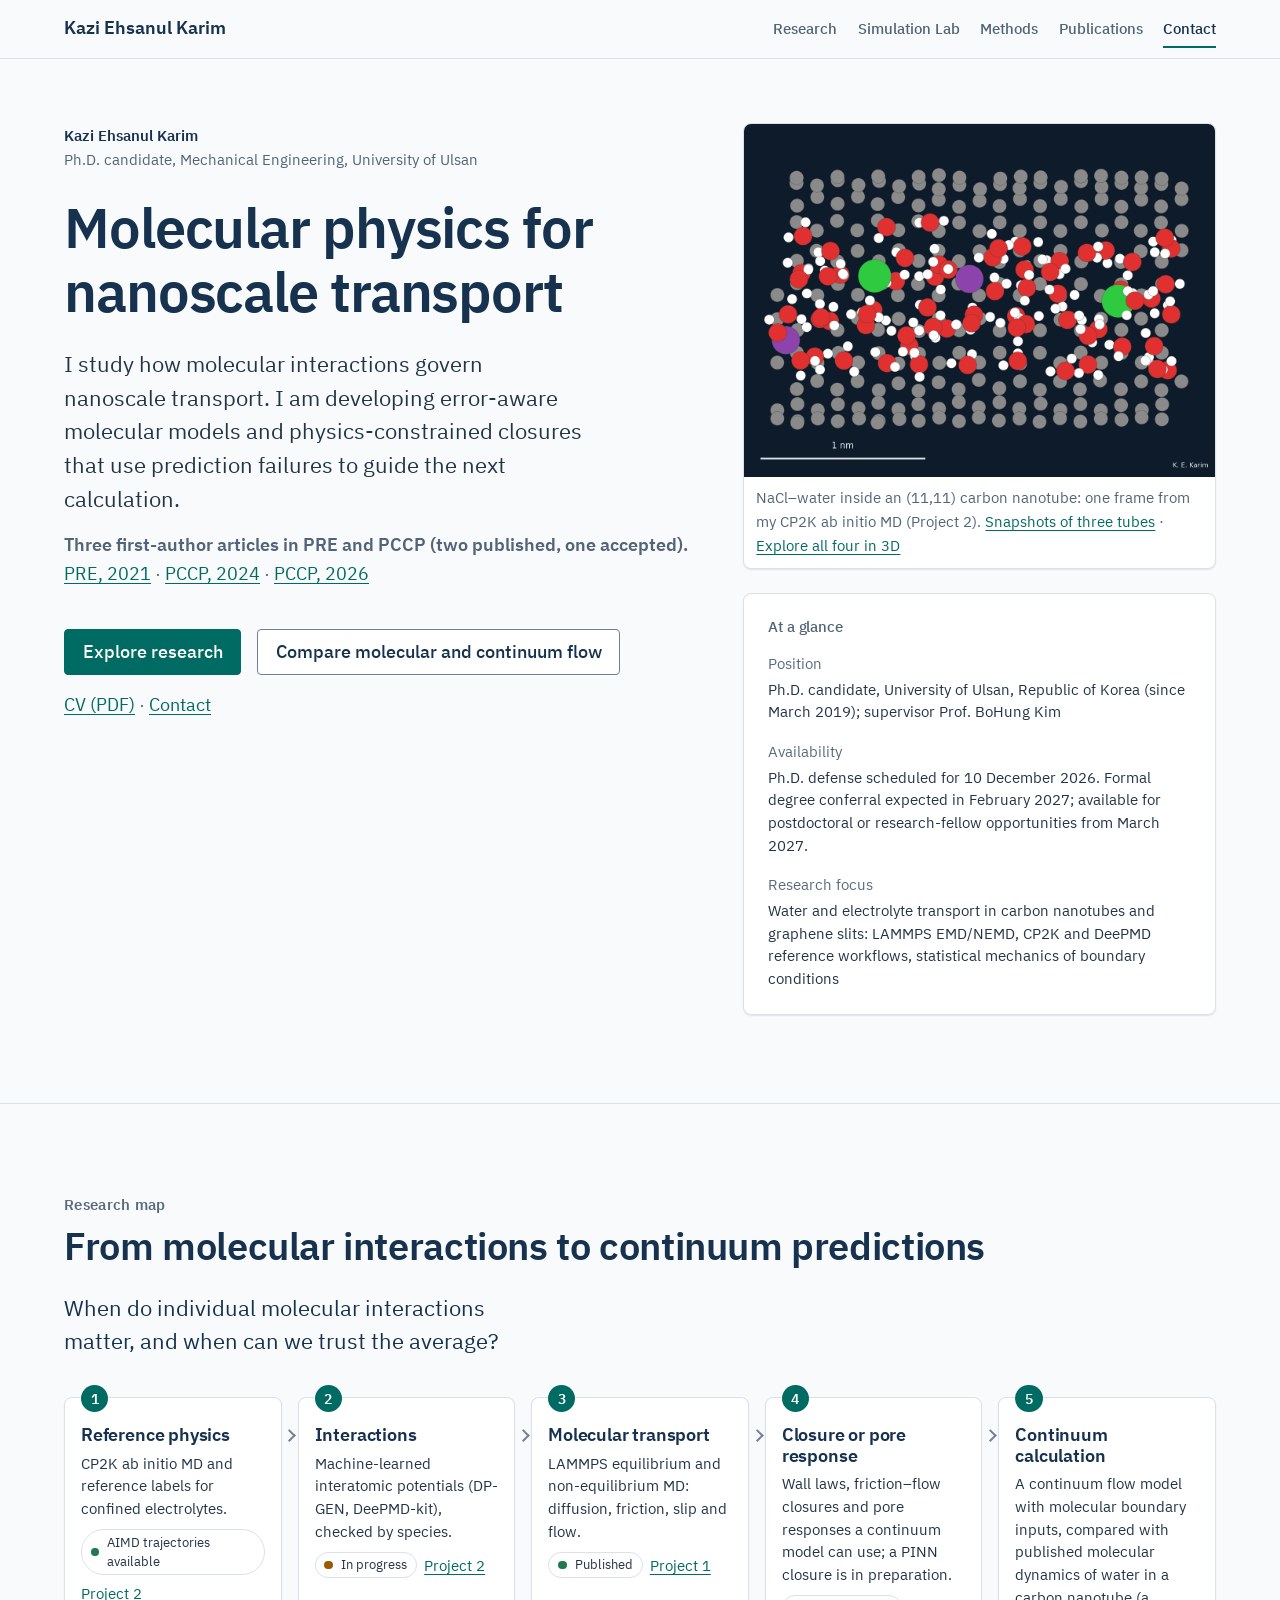
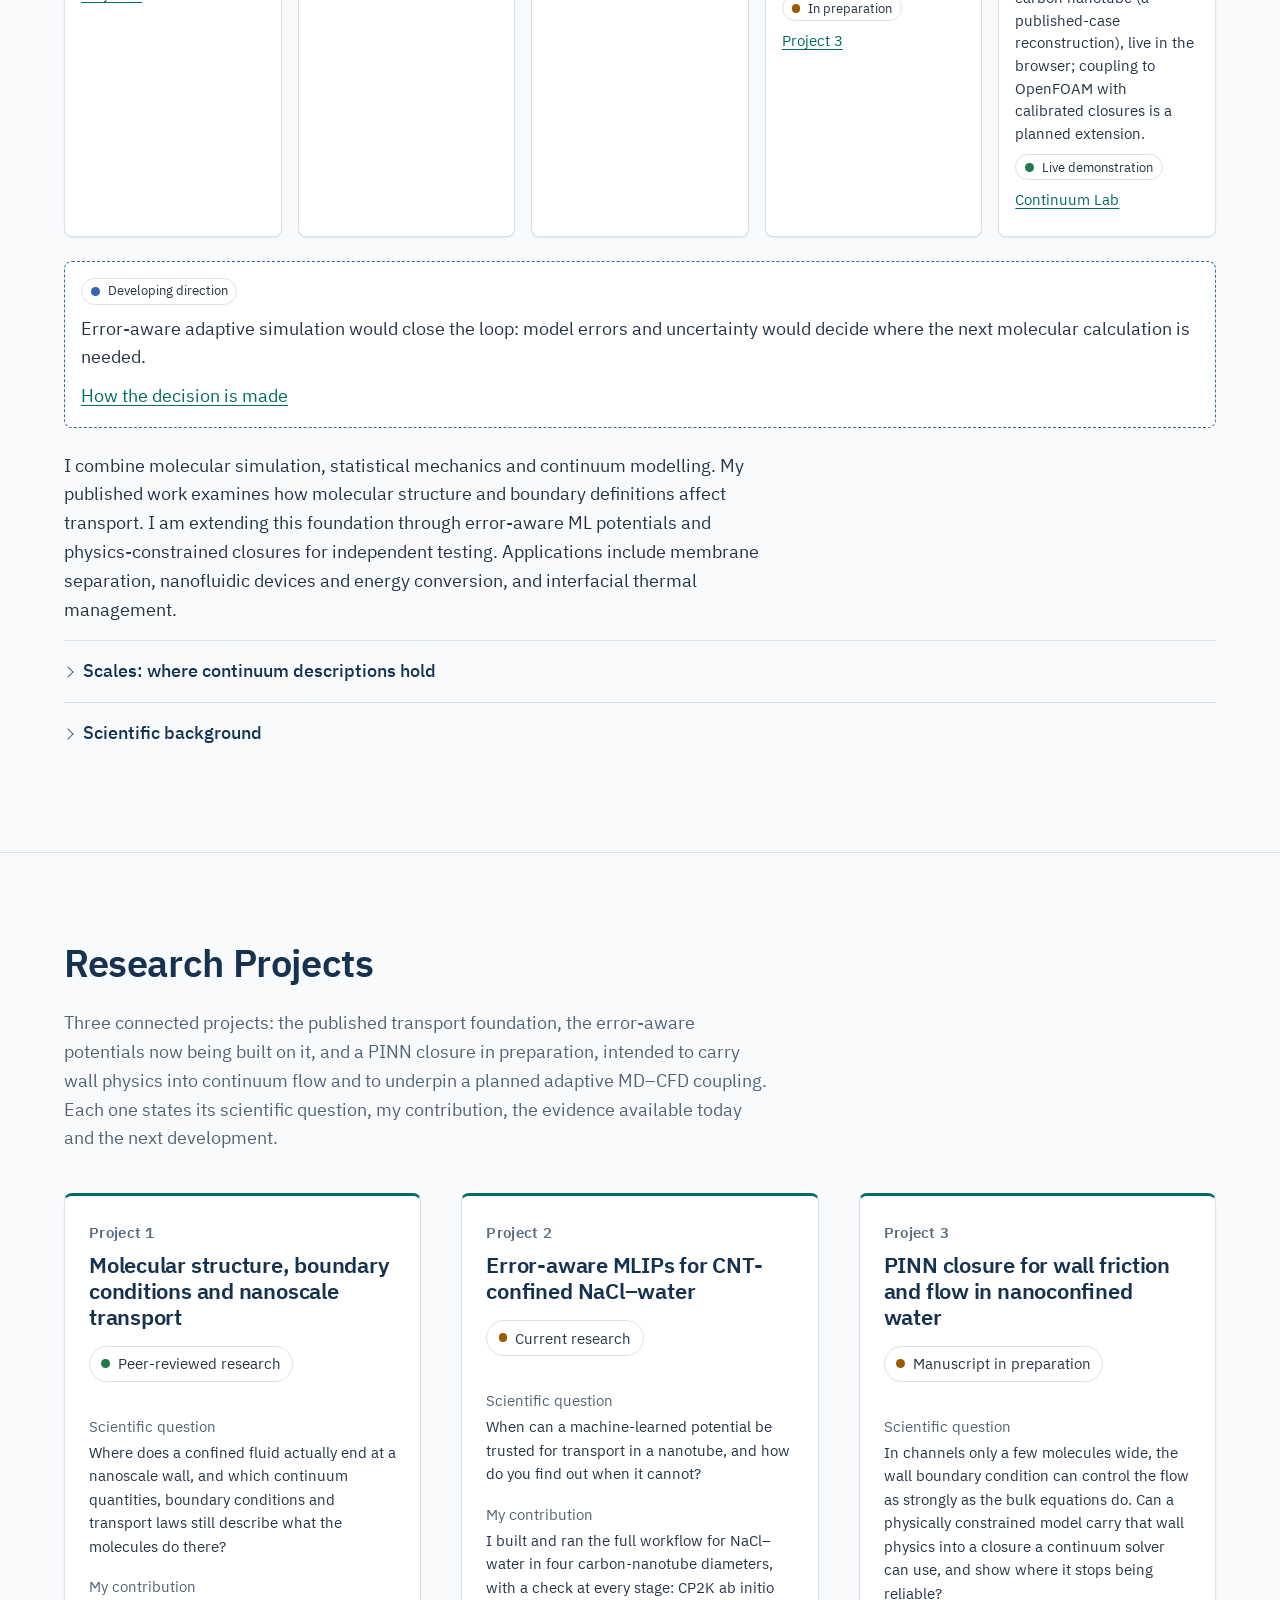
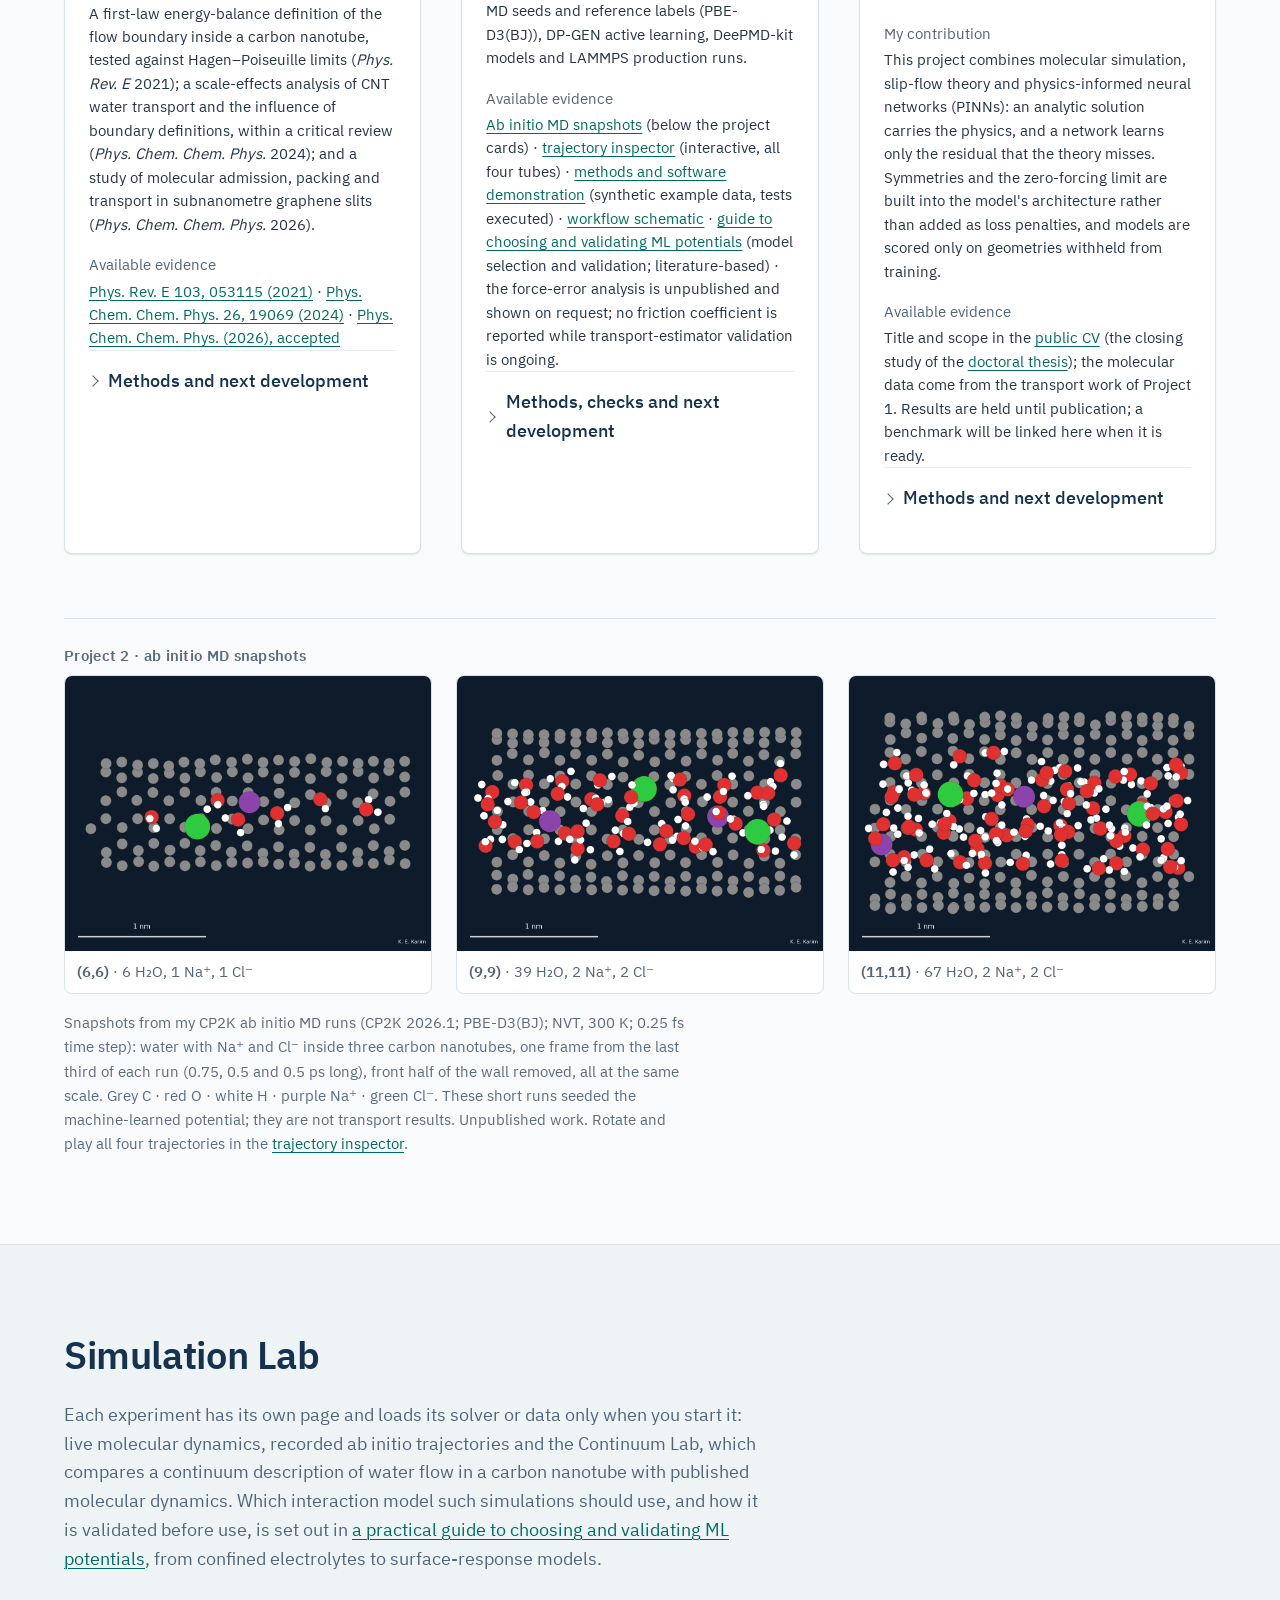
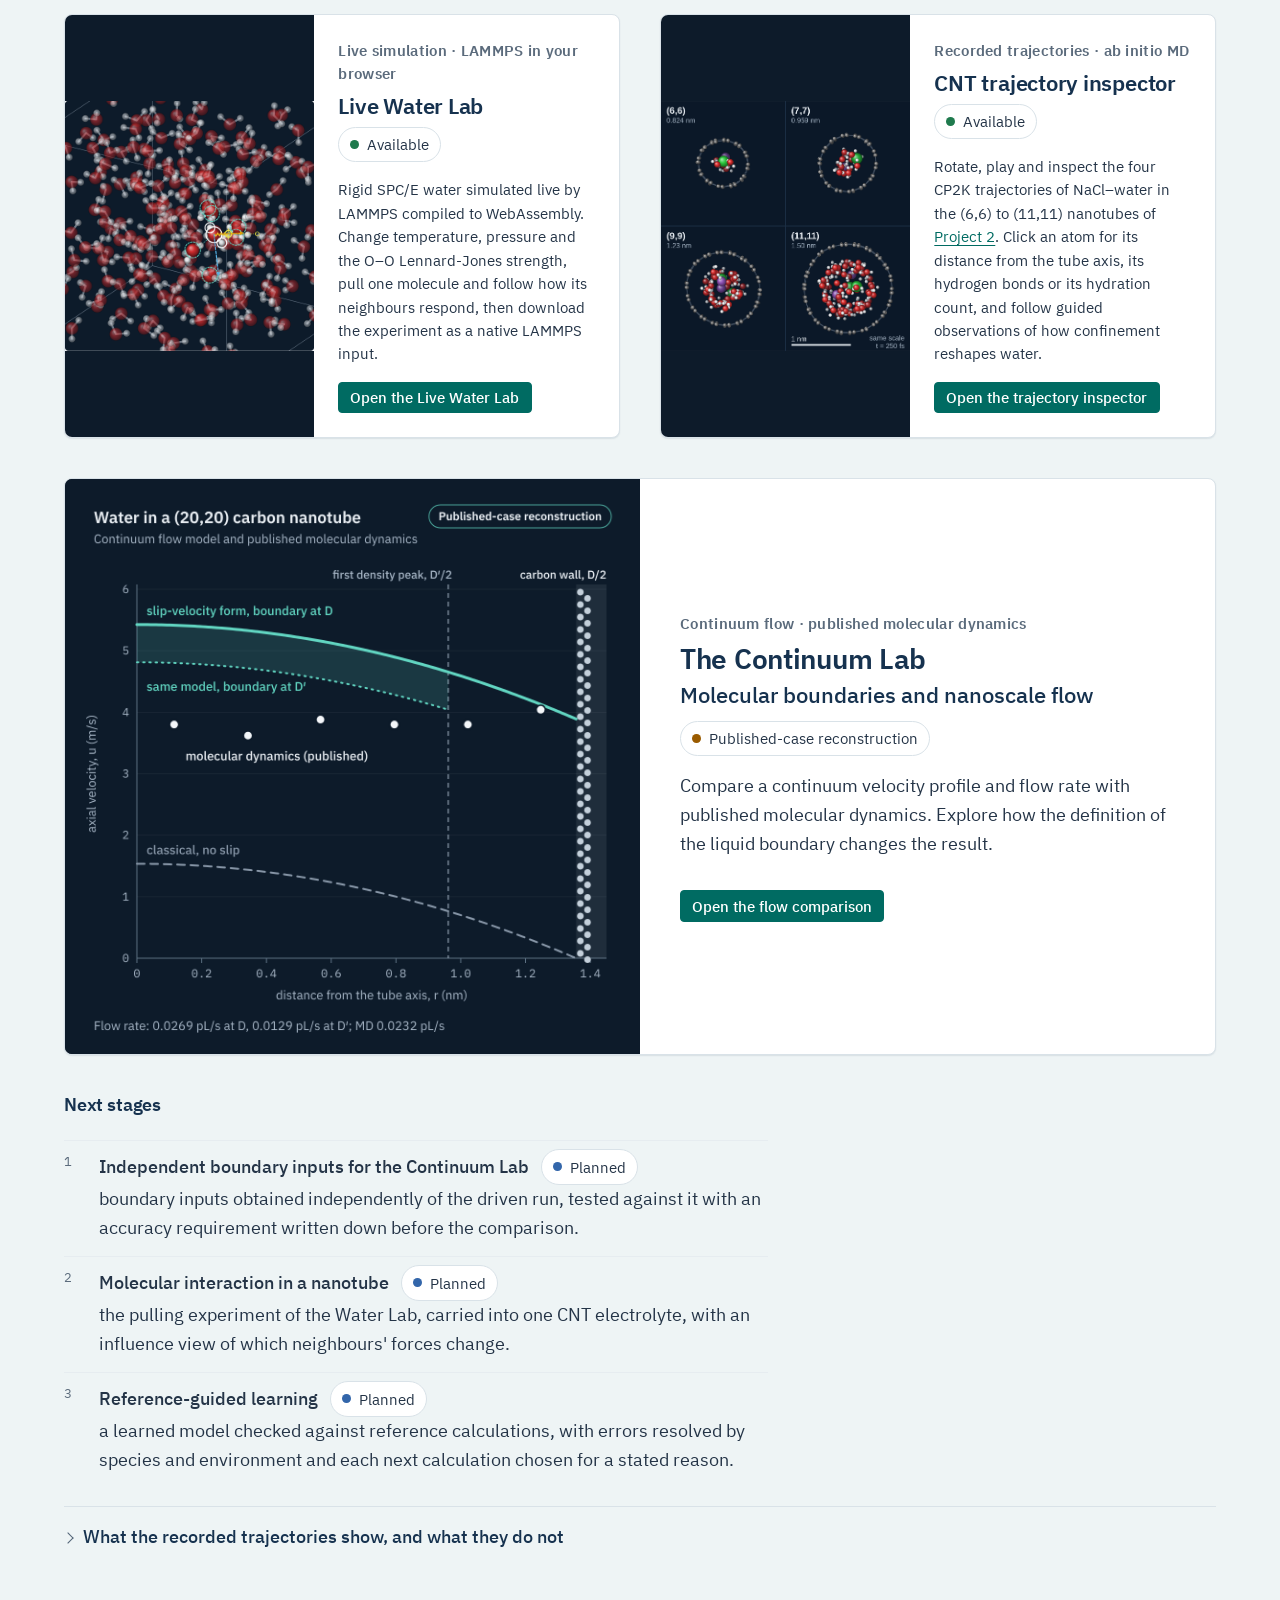
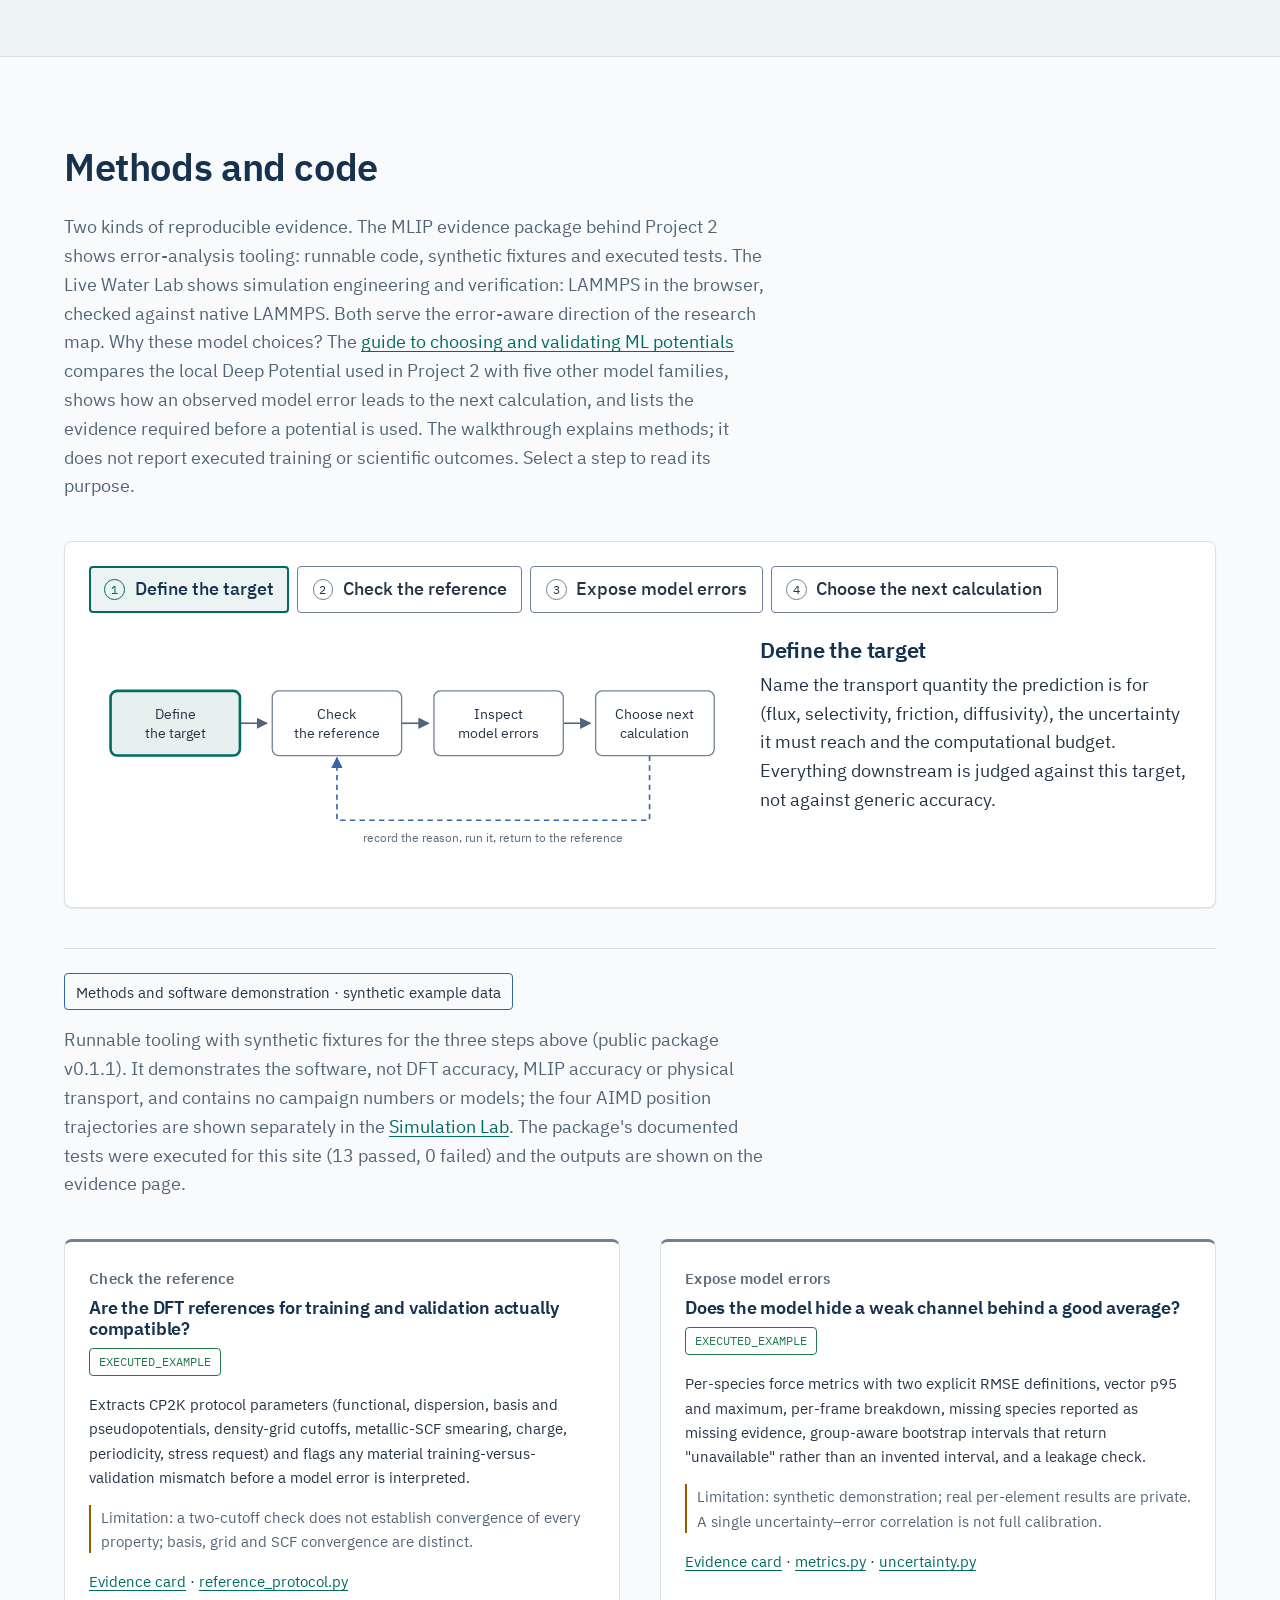
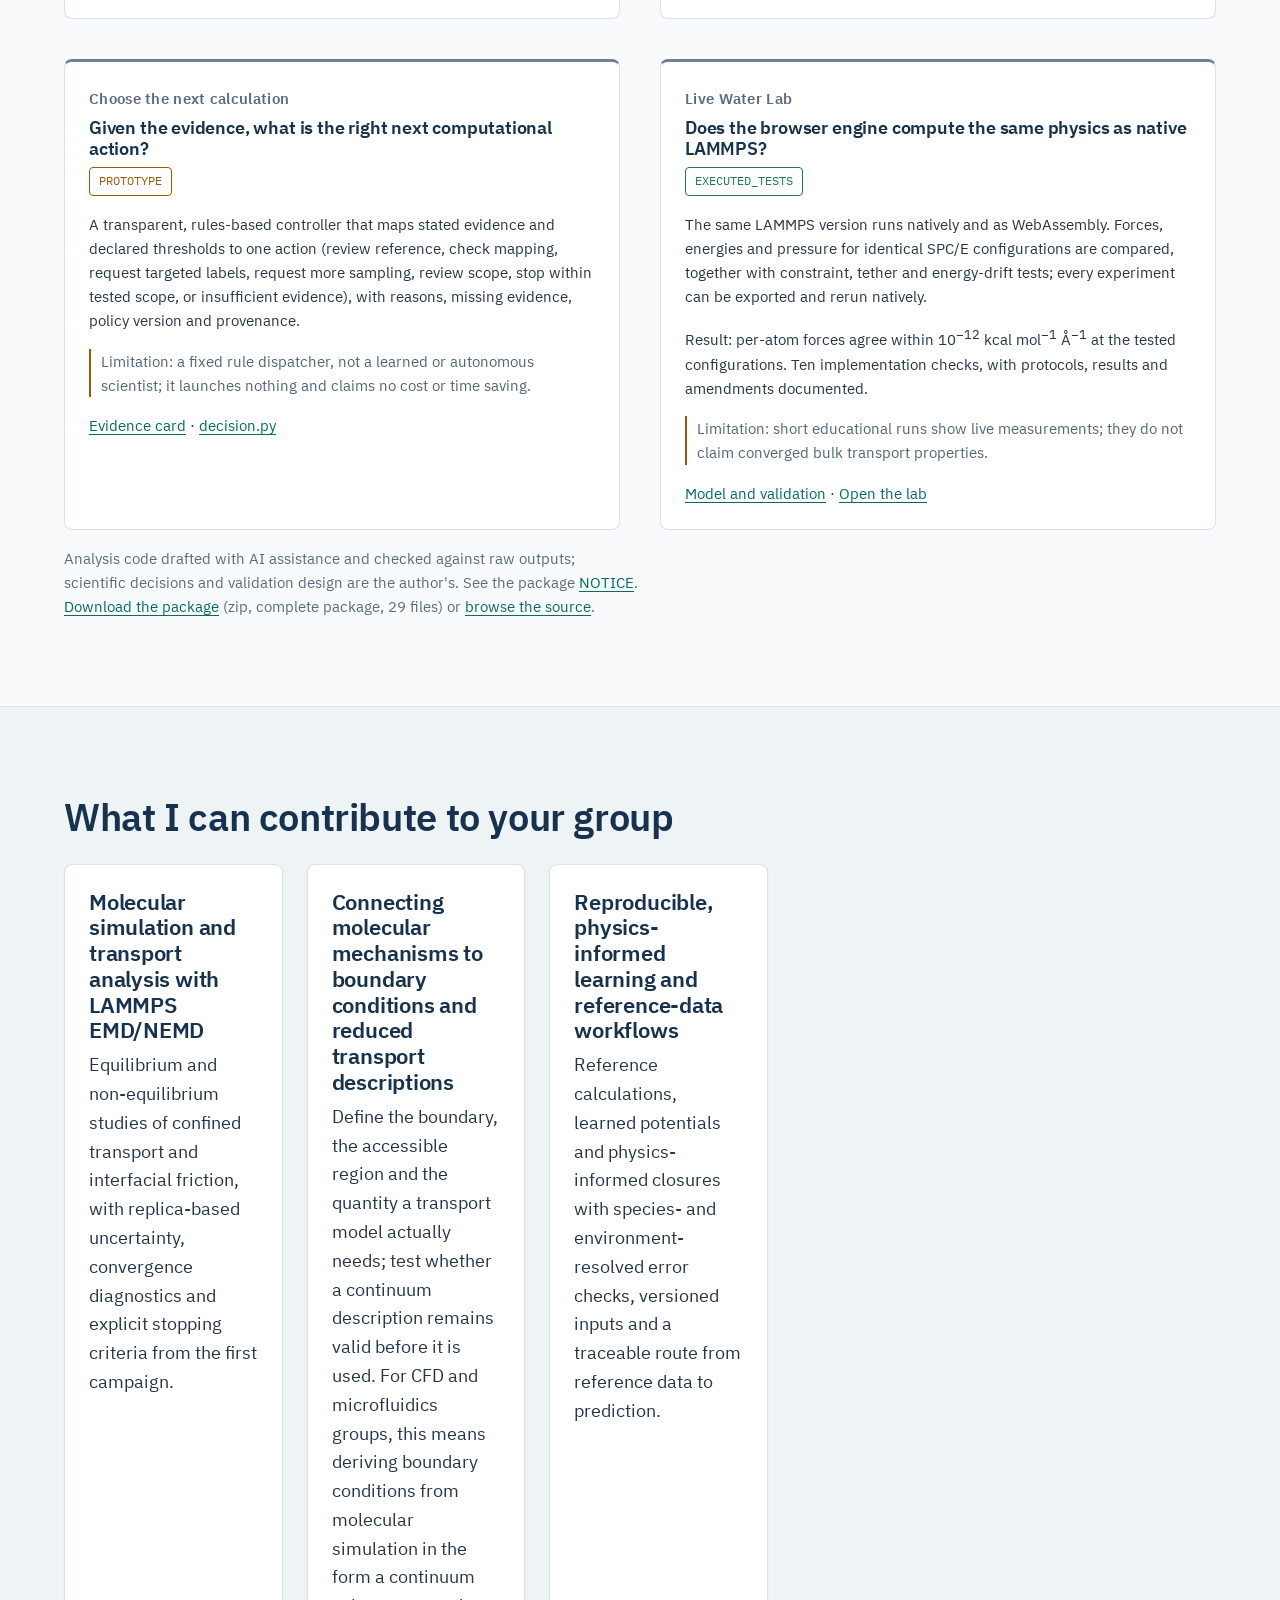
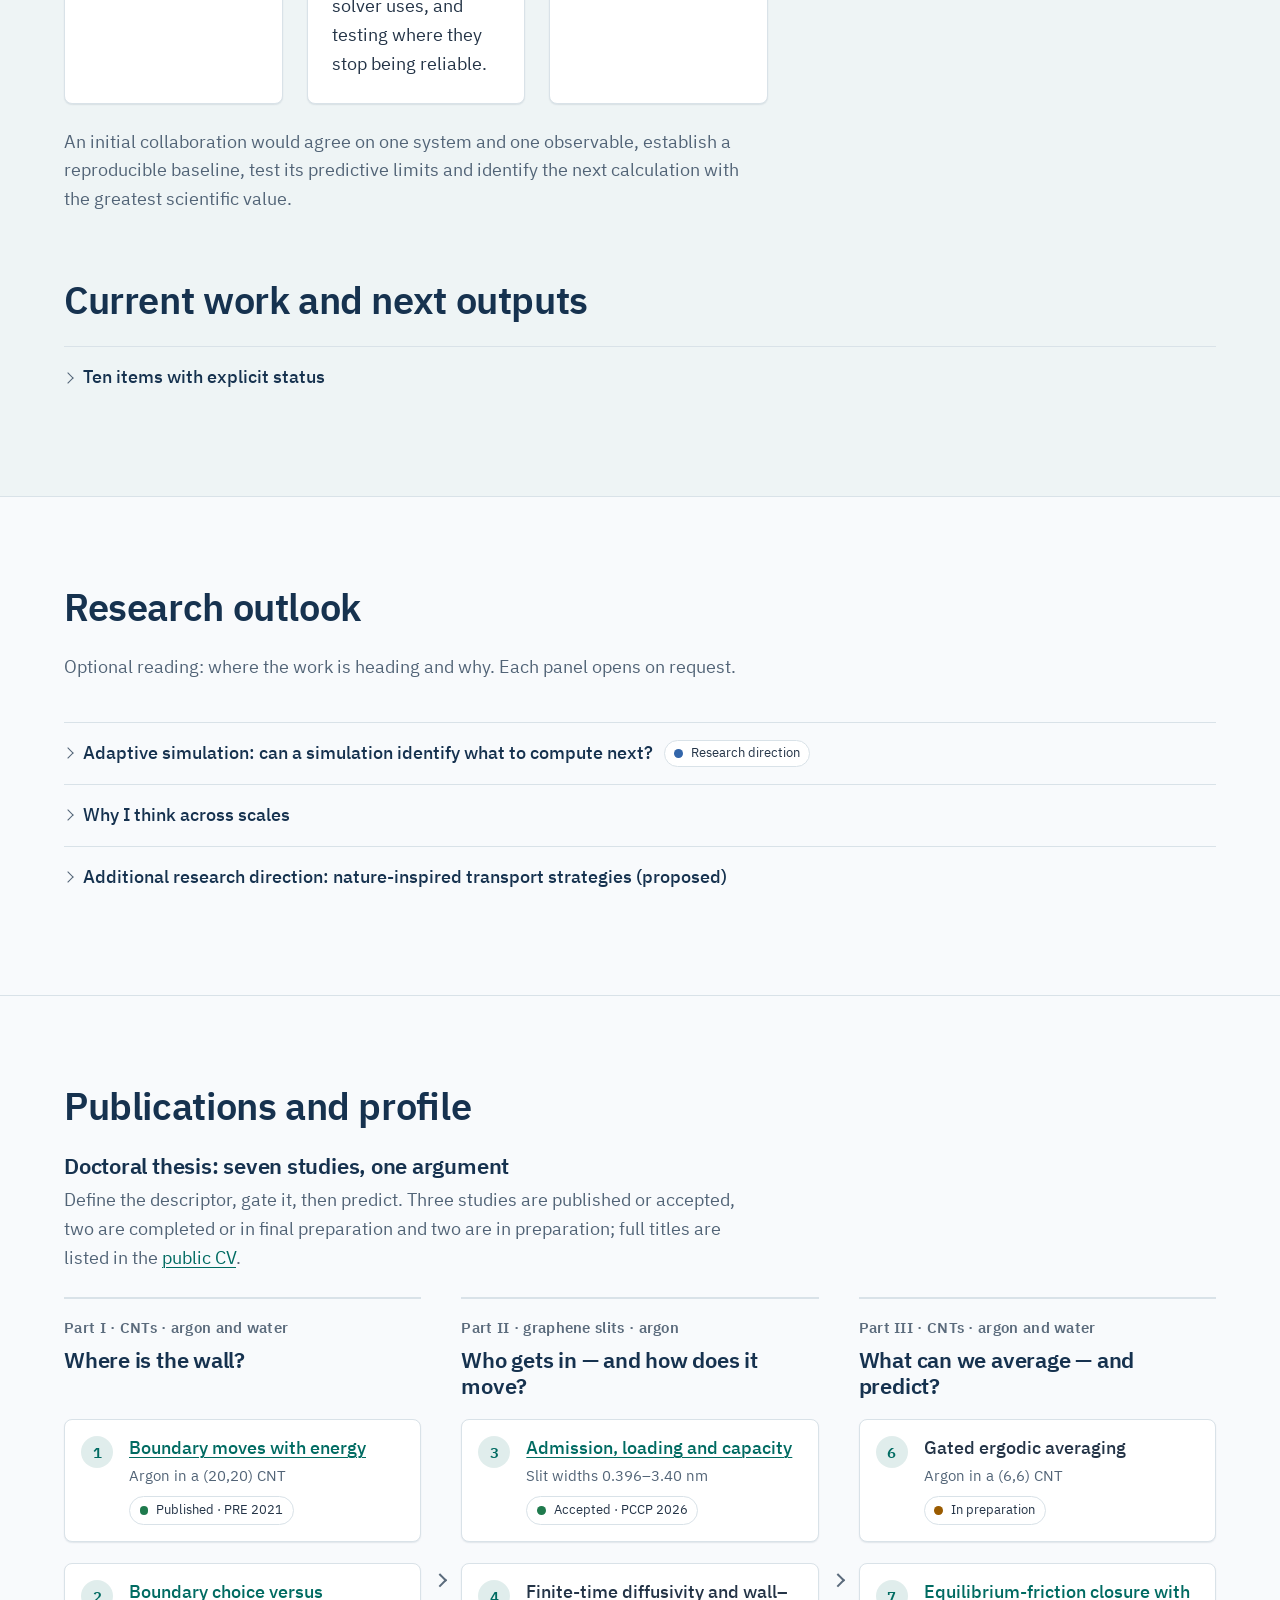
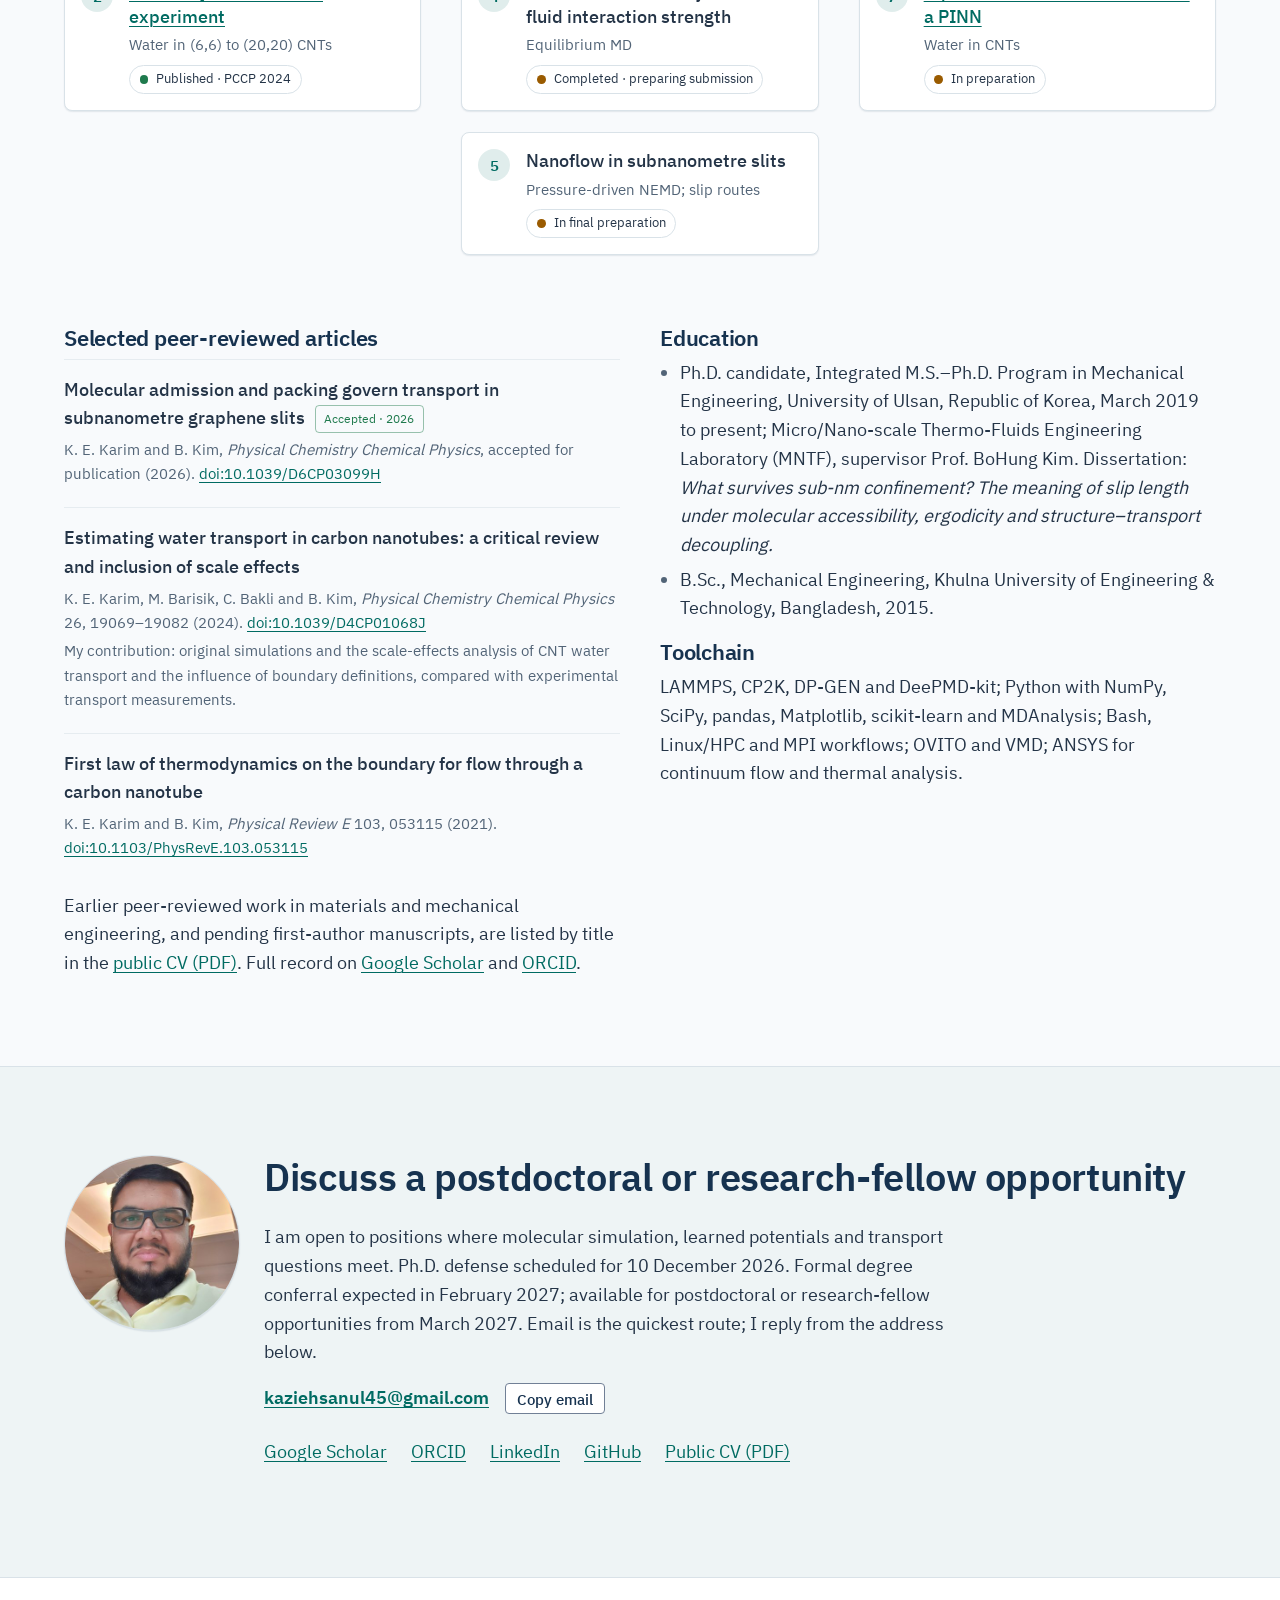
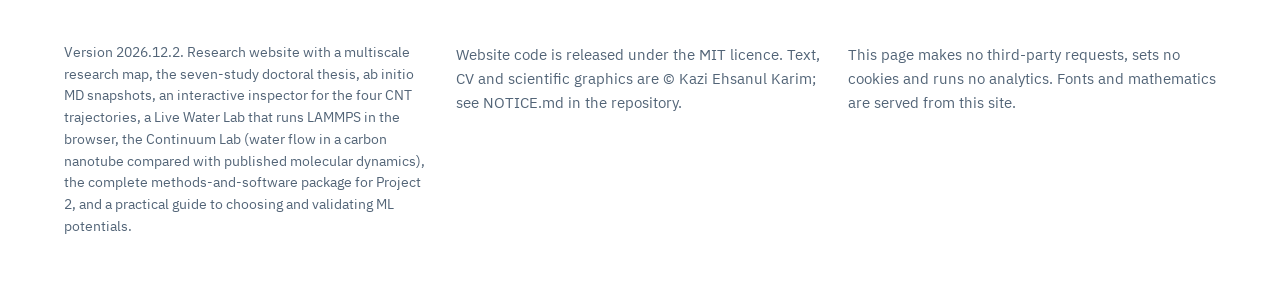
<file: index.html>
<!DOCTYPE html>
<html lang="en">
<head>
<meta charset="utf-8">
<meta name="viewport" content="width=device-width, initial-scale=1">
<title>Kazi Ehsanul Karim — From molecular dynamics to physics-informed models of nanoscale transport</title>
<meta name="description" content="Kazi Ehsanul Karim, Ph.D. candidate in Mechanical Engineering at the University of Ulsan. Molecular dynamics, statistical mechanics and continuum modelling of nanoscale transport; published work on nanoscale boundary conditions and CNT water transport; current development of physics-informed transport closures and error-aware interatomic potentials for confined electrolytes. Open to postdoctoral and research-fellow opportunities from March 2027.">
<meta name="author" content="Kazi Ehsanul Karim">
<link rel="canonical" href="https://kazi21.github.io/">
<link rel="icon" type="image/svg+xml" href="assets/icons/favicon.svg">
<meta name="theme-color" content="#F8FAFC">

<meta property="og:type" content="website">
<meta property="og:title" content="Kazi Ehsanul Karim — From molecular dynamics to physics-informed models of nanoscale transport">
<meta property="og:description" content="Molecular dynamics, statistical mechanics and continuum modelling of nanoscale transport. First-author research in Physical Review E and Physical Chemistry Chemical Physics; developing physics-informed transport closures and error-aware interatomic potentials for confined electrolytes.">
<meta property="og:url" content="https://kazi21.github.io/">
<meta property="og:image" content="https://kazi21.github.io/assets/icons/og-image.png">
<meta property="og:image:width" content="1200">
<meta property="og:image:height" content="630">
<meta name="twitter:card" content="summary_large_image">

<link rel="stylesheet" href="vendor/katex/katex.min.css">
<link rel="stylesheet" href="styles/tokens.css">
<link rel="stylesheet" href="styles/layout.css">
<link rel="stylesheet" href="styles/components.css">

<script type="application/ld+json">
{
  "@context": "https://schema.org",
  "@type": "Person",
  "name": "Kazi Ehsanul Karim",
  "jobTitle": "Ph.D. candidate, Mechanical Engineering",
  "affiliation": { "@type": "Organization", "name": "University of Ulsan" },
  "email": "mailto:kaziehsanul45@gmail.com",
  "url": "https://kazi21.github.io/",
  "sameAs": [
    "https://scholar.google.com/citations?user=jRhIY3UAAAAJ",
    "https://orcid.org/0000-0003-0627-3002",
    "https://www.linkedin.com/in/kazi-ehsanul-karim-75413989",
    "https://github.com/Kazi21"
  ],
  "knowsAbout": ["molecular dynamics", "statistical mechanics", "nanofluidics", "carbon nanotubes", "machine-learned interatomic potentials", "physics-informed neural networks", "multiscale modelling"]
}
</script>
</head>
<body>
<a class="skip-link" href="#main">Skip to content</a>

<header class="site-header">
  <div class="container">
    <a class="brand" href="#top">Kazi Ehsanul Karim</a>
    <button class="nav-toggle" type="button" aria-expanded="false" aria-controls="site-nav" hidden>Menu</button>
    <nav class="site-nav" id="site-nav" aria-label="Sections">
      <a href="#research">Research</a>
      <a href="#lab">Simulation Lab</a>
      <a href="#practice">Methods</a>
      <a href="#publications">Publications</a>
      <a href="#contact">Contact</a>
    </nav>
  </div>
</header>

<main id="main">

<!-- A. Hero: the researcher first ------------------------------------------------- -->
<section class="hero" id="top">
  <div class="container hero-grid">
    <div class="hero-copy">
      <p class="hero-name"><strong class="hero-person">Kazi Ehsanul Karim</strong><span class="hero-role">Ph.D. candidate, Mechanical Engineering, University of Ulsan</span></p>
      <h1>Molecular physics for nanoscale transport</h1>
      <p class="lede">I study how molecular interactions govern nanoscale transport. I am developing error-aware molecular models and physics-constrained closures that use prediction failures to guide the next calculation.</p>
      <p class="hero-evidence"><strong>Three first-author articles in PRE and PCCP (two published, one accepted).</strong><br><a href="https://doi.org/10.1103/PhysRevE.103.053115">PRE, 2021</a> · <a href="https://doi.org/10.1039/D4CP01068J">PCCP, 2024</a> · <a href="https://doi.org/10.1039/D6CP03099H">PCCP, 2026</a></p>
      <div class="hero-actions">
        <a class="btn btn-primary" href="#research">Explore research</a>
        <a class="btn" href="lab/continuum/flow.html">Compare molecular and continuum flow</a>
      </div>
      <p class="hero-links"><a href="assets/cv/Kazi_Ehsanul_Karim_CV.pdf" download>CV (PDF)</a> · <a href="#contact">Contact</a></p>
    </div>

    <div class="hero-side">
      <figure class="hero-snapshot">
        <img src="assets/figures/aimd-cnt-11-11.png" width="1200" height="900" decoding="async" alt="Side view of an (11,11) carbon nanotube with the front half of its wall removed: 67 water molecules, two sodium ions and two chloride ions inside, from a CP2K ab initio MD run.">
        <figcaption>NaCl–water inside an (11,11) carbon nanotube: one frame from my CP2K ab initio MD (Project 2). <a href="#snapshots">Snapshots of three tubes</a> · <a href="lab/cnt/">Explore all four in 3D</a></figcaption>
      </figure>
      <aside class="facts" aria-label="At a glance">
        <h2 class="facts-title">At a glance</h2>
        <dl>
          <dt>Position</dt><dd>Ph.D. candidate, University of Ulsan, Republic of Korea (since March 2019); supervisor Prof. BoHung Kim</dd>
          <dt>Availability</dt><dd>Ph.D. defense scheduled for 10 December 2026. Formal degree conferral expected in February 2027; available for postdoctoral or research-fellow opportunities from March 2027.</dd>
          <dt>Research focus</dt><dd>Water and electrolyte transport in carbon nanotubes and graphene slits: LAMMPS EMD/NEMD, CP2K and DeePMD reference workflows, statistical mechanics of boundary conditions</dd>
        </dl>
      </aside>
    </div>
  </div>
</section>

<!-- B. Research map: one route from reference physics to continuum prediction ------------------------------ -->
<section class="section" id="research">
  <div class="container">
    <p class="project-kicker">Research map</p>
    <h2>From molecular interactions to continuum predictions</h2>
    <p class="statement question-lead">When do individual molecular interactions matter, and when can we trust the average?</p>
    <ol class="rmap">
      <li class="rmap-step">
        <span class="rmap-n" aria-hidden="true">1</span>
        <h3>Reference physics</h3>
        <p>CP2K ab initio MD and reference labels for confined electrolytes.</p>
        <p class="rmap-meta"><span class="status status-live">AIMD trajectories available</span> <a href="#project-2">Project 2</a></p>
      </li>
      <li class="rmap-step">
        <span class="rmap-n" aria-hidden="true">2</span>
        <h3>Interactions</h3>
        <p>Machine-learned interatomic potentials (DP-GEN, DeePMD-kit), checked by species.</p>
        <p class="rmap-meta"><span class="status">In progress</span> <a href="#project-2">Project 2</a></p>
      </li>
      <li class="rmap-step">
        <span class="rmap-n" aria-hidden="true">3</span>
        <h3>Molecular transport</h3>
        <p>LAMMPS equilibrium and non-equilibrium MD: diffusion, friction, slip and flow.</p>
        <p class="rmap-meta"><span class="status status-live">Published</span> <a href="#project-1">Project 1</a></p>
      </li>
      <li class="rmap-step">
        <span class="rmap-n" aria-hidden="true">4</span>
        <h3>Closure or pore response</h3>
        <p>Wall laws, friction–flow closures and pore responses a continuum model can use; a PINN closure is in preparation.</p>
        <p class="rmap-meta"><span class="status">In preparation</span> <a href="#project-3">Project 3</a></p>
      </li>
      <li class="rmap-step">
        <span class="rmap-n" aria-hidden="true">5</span>
        <h3>Continuum calculation</h3>
        <p>A continuum flow model with molecular boundary inputs, compared with published molecular dynamics of water in a carbon nanotube (a published-case reconstruction), live in the browser; coupling to OpenFOAM with calibrated closures is a planned extension.</p>
        <p class="rmap-meta"><span class="status status-live">Live demonstration</span> <a href="lab/continuum/flow.html">Continuum Lab</a></p>
      </li>
    </ol>
    <p class="rmap-loop"><span class="status status-proposed">Developing direction</span> Error-aware adaptive simulation would close the loop: model errors and uncertainty would decide where the next molecular calculation is needed. <a href="#vision">How the decision is made</a></p>
    <p>I combine molecular simulation, statistical mechanics and continuum modelling. My published work examines how molecular structure and boundary definitions affect transport. I am extending this foundation through error-aware ML potentials and physics-constrained closures for independent testing. Applications include membrane separation, nanofluidic devices and energy conversion, and interfacial thermal management.</p>
    <details class="disclosure">
      <summary>Scales: where continuum descriptions hold</summary>
      <div class="disclosure-body">
        <p>Transport in a fluid is the collective result of molecules interacting with one another and with surfaces. In channels only a few molecules wide, packing, correlations and the wall shape the flow; in wider channels, averaged fields and constitutive relations carry the same physics. I study where continuum descriptions hold, where they fail and which molecular details they must retain.</p>
        <figure class="scales-figure">
          <picture>
            <source media="(max-width: 960px)" srcset="assets/figures/across-scales-stacked.png" width="1080" height="2154">
            <img src="assets/figures/across-scales.png" width="2400" height="848" loading="lazy" decoding="async" alt="Diagram from molecular interactions to collective transport. Four illustrative scales: a molecule (about 0.3 nm) whose thermal motion is governed by molecular interactions; nanoconfinement (subnanometre to 10 nm), where packing, correlations and the wall shape transport; microflow, with averaged fields and tested constitutive relations; and macroflow, solved by CFD. Statistical mechanics and physical closures, with physics-constrained learning as one method, link the molecular and continuum descriptions, and a return arrow marks validation against molecular evidence.">
          </picture>
          <figcaption>Illustrative scales: whether a continuum description holds depends on the system, the observable and the separation of length and time scales, not on a single size. Molecular evidence is used to assess the assumptions and limits of each transport description.</figcaption>
        </figure>
        <p class="scale-links-title">Where to inspect each part of the diagram</p>
        <ul class="scale-links">
          <li><b>Molecular interactions</b><a href="lab/cnt/">trajectory inspector</a> · <a href="#project-2">error-aware potentials (Project 2)</a></li>
          <li><b>Statistical mechanics and physical closures</b><a href="#project-1">boundary and transport papers (Project 1)</a> · <a href="#project-3">PINN closure (Project 3)</a></li>
          <li><b>Collective transport</b><a href="#publications">peer-reviewed articles</a> · <a href="assets/cv/Kazi_Ehsanul_Karim_CV.pdf" download>public CV</a></li>
        </ul>
      </div>
    </details>
    <details class="disclosure">
      <summary>Scientific background</summary>
      <div class="disclosure-body">
        <p>These works frame the approach; my own contributions are listed under <a href="#projects">Research Projects</a> and <a href="#publications">Publications</a>.</p>
        <ol class="refs">
          <li>J. Ling, A. Kurzawski and J. Templeton, <em>J. Fluid Mech.</em> 807, 155–166 (2016), <a href="https://doi.org/10.1017/jfm.2016.615">doi:10.1017/jfm.2016.615</a>. Physical invariance embedded in learned turbulence closures.</li>
          <li>K. Duraisamy, G. Iaccarino and H. Xiao, <em>Annu. Rev. Fluid Mech.</em> 51, 357–377 (2019), <a href="https://doi.org/10.1146/annurev-fluid-010518-040547">doi:10.1146/annurev-fluid-010518-040547</a>. Turbulence modelling with data: opportunities and limits.</li>
          <li>S. L. Brunton, B. R. Noack and P. Koumoutsakos, <em>Annu. Rev. Fluid Mech.</em> 52, 477–508 (2020), <a href="https://doi.org/10.1146/annurev-fluid-010719-060214">doi:10.1146/annurev-fluid-010719-060214</a>. Machine learning for fluid mechanics.</li>
          <li>M. Raissi, P. Perdikaris and G. E. Karniadakis, <em>J. Comput. Phys.</em> 378, 686–707 (2019), <a href="https://doi.org/10.1016/j.jcp.2018.10.045">doi:10.1016/j.jcp.2018.10.045</a>. Physics-informed neural networks.</li>
          <li>G. E. Karniadakis, I. G. Kevrekidis, L. Lu, P. Perdikaris, S. Wang and L. Yang, <em>Nat. Rev. Phys.</em> 3, 422–440 (2021), <a href="https://doi.org/10.1038/s42254-021-00314-5">doi:10.1038/s42254-021-00314-5</a>. Physics-informed machine learning.</li>
          <li>L. Bocquet and E. Charlaix, <em>Chem. Soc. Rev.</em> 39, 1073–1095 (2010), <a href="https://doi.org/10.1039/B909366B">doi:10.1039/B909366B</a>. How bulk and interfacial physics combine in nanofluidics.</li>
          <li>K. Ritos, M. K. Borg, D. A. Lockerby, D. R. Emerson and J. M. Reese, <em>Microfluid. Nanofluid.</em> 19, 997–1010 (2015), <a href="https://doi.org/10.1007/s10404-015-1617-x">doi:10.1007/s10404-015-1617-x</a>. Hybrid molecular–continuum simulation of water flow through carbon-nanotube membranes.</li>
        </ol>
      </div>
    </details>
  </div>
</section>

<!-- C. Research Projects ---------------------------------------------------------------- -->
<section class="section" id="projects">
  <div class="container">
    <h2>Research Projects</h2>
    <p class="section-intro">Three connected projects: the published transport foundation, the error-aware potentials now being built on it, and a PINN closure in preparation, intended to carry wall physics into continuum flow and to underpin a planned adaptive MD–CFD coupling. Each one states its scientific question, my contribution, the evidence available today and the next development.</p>

    <div class="projects">
      <article class="project project-major" id="project-1">
        <p class="project-kicker">Project 1</p>
        <h3>Molecular structure, boundary conditions and nanoscale transport</h3>
        <p class="project-status"><span class="status status-live">Peer-reviewed research</span></p>
        <dl class="project-dl">
          <dt>Scientific question</dt>
          <dd>Where does a confined fluid actually end at a nanoscale wall, and which continuum quantities, boundary conditions and transport laws still describe what the molecules do there?</dd>
          <dt>My contribution</dt>
          <dd>A first-law energy-balance definition of the flow boundary inside a carbon nanotube, tested against Hagen–Poiseuille limits (<em>Phys. Rev. E</em> 2021); a scale-effects analysis of CNT water transport and the influence of boundary definitions, within a critical review (<em>Phys. Chem. Chem. Phys.</em> 2024); and a study of molecular admission, packing and transport in subnanometre graphene slits (<em>Phys. Chem. Chem. Phys.</em> 2026).</dd>
          <dt>Available evidence</dt>
          <dd><a href="https://doi.org/10.1103/PhysRevE.103.053115">Phys. Rev. E 103, 053115 (2021)</a> · <a href="https://doi.org/10.1039/D4CP01068J">Phys. Chem. Chem. Phys. 26, 19069 (2024)</a> · <a href="https://doi.org/10.1039/D6CP03099H">Phys. Chem. Chem. Phys. (2026), accepted</a></dd>
        </dl>
        <details class="disclosure">
          <summary>Methods and next development</summary>
          <div class="disclosure-body">
            <p>In <em>Physical Review E</em> (2021) I developed a first-law energy-balance analysis that locates the flow boundary for a simple liquid inside a single-walled carbon nanotube from non-equilibrium and equilibrium molecular dynamics, and tested the resulting boundary against Hagen–Poiseuille limits under controlled wall–fluid interaction. In <em>Physical Chemistry Chemical Physics</em> (2024) I led a critical review of experimental and simulation estimates of water transport in carbon nanotubes, with original simulations and a scale-effects analysis of how boundary definitions enter Hagen–Poiseuille-type estimates. In <em>Physical Chemistry Chemical Physics</em> (2026) I examined how molecular admission and packing govern transport in subnanometre graphene slits.</p>
            <p><strong>Next development.</strong> Two further manuscripts from this work are completed or in final preparation: one on finite-time diffusivity and wall–fluid interaction strength (completed; preparing submission), one on hydraulic resistance and the limits of Navier-slip transferability in graphene nanoslits (in final preparation). The <a href="#thesis">seven studies of the doctoral thesis</a> are summarised under Publications, with full titles in the public CV.</p>
          </div>
        </details>
      </article>

      <article class="project project-major" id="project-2">
        <p class="project-kicker">Project 2</p>
        <h3>Error-aware MLIPs for CNT-confined NaCl–water</h3>
        <p class="project-status"><span class="status">Current research</span></p>
        <dl class="project-dl">
          <dt>Scientific question</dt>
          <dd>When can a machine-learned potential be trusted for transport in a nanotube, and how do you find out when it cannot?</dd>
          <dt>My contribution</dt>
          <dd>I built and ran the full workflow for NaCl–water in four carbon-nanotube diameters, with a check at every stage: CP2K ab initio MD seeds and reference labels (PBE-D3(BJ)), DP-GEN active learning, DeePMD-kit models and LAMMPS production runs.</dd>
          <dt>Available evidence</dt>
          <dd><a href="#snapshots">Ab initio MD snapshots</a> (below the project cards) · <a href="lab/cnt/">trajectory inspector</a> (interactive, all four tubes) · <a href="evidence/nacl-water-cnt/index.html">methods and software demonstration</a> (synthetic example data, tests executed) · <a href="evidence/nacl-water-cnt/index.html#workflow">workflow schematic</a> · <a href="evidence/models/">guide to choosing and validating ML potentials</a> (model selection and validation; literature-based) · the force-error analysis is unpublished and shown on request; no friction coefficient is reported while transport-estimator validation is ongoing.</dd>
        </dl>
        <details class="disclosure">
          <summary>Methods, checks and next development</summary>
          <div class="disclosure-body">
            <p>Periodic Gaussian-and-plane-wave reference calculations in CP2K (PBE-D3(BJ), GTH pseudopotentials, DZVP-MOLOPT basis sets, with Fermi–Dirac occupation smearing for SCF convergence of the metallic armchair tubes); selection of reference configurations by DP-GEN active learning with a DeePMD-kit committee; consistency checks on the reference data; element-resolved force errors (C, O, H, Na⁺, Cl⁻) with committee disagreement; structural diagnostics, stability testing and LAMMPS deployment within a declared scope. The model is energy-and-force only and local; its validity envelope is stated in the package's model-scope note.</p>
            <p><strong>What the checks showed.</strong></p>
      <ol class="lessons">
        <li><strong>Species-resolved validation.</strong> Per-species force checks on fresh DFT frames found one atom type much worse than the acceptable overall error suggested.</li>
        <li><strong>Committee uncertainty assessment.</strong> Committee disagreement did not flag that error, and targeted extra reference data did not reduce it; its cause is being tested.</li>
        <li><strong>Friction not yet established.</strong> Transport-estimator validation is ongoing; no friction coefficient is reported.</li>
      </ol>
            <p><strong>Next development.</strong> Converge the reference calculations, then retrain under control and test on independent data to locate the species-specific error; report friction only after the transport estimator has been validated, with one estimator for all four tubes.</p>
          </div>
        </details>
      </article>

      <article class="project project-major" id="project-3">
        <p class="project-kicker">Project 3</p>
        <h3>PINN closure for wall friction and flow in nanoconfined water</h3>
        <p class="project-status"><span class="status">Manuscript in preparation</span></p>
        <dl class="project-dl">
          <dt>Scientific question</dt>
          <dd>In channels only a few molecules wide, the wall boundary condition can control the flow as strongly as the bulk equations do. Can a physically constrained model carry that wall physics into a closure a continuum solver can use, and show where it stops being reliable?</dd>
          <dt>My contribution</dt>
          <dd>This project combines molecular simulation, slip-flow theory and physics-informed neural networks (PINNs): an analytic solution carries the physics, and a network learns only the residual that the theory misses. Symmetries and the zero-forcing limit are built into the model's architecture rather than added as loss penalties, and models are scored only on geometries withheld from training.</dd>
          <dt>Available evidence</dt>
          <dd>Title and scope in the <a href="assets/cv/Kazi_Ehsanul_Karim_CV.pdf" download>public CV</a> (the closing study of the <a href="#thesis">doctoral thesis</a>); the molecular data come from the transport work of Project 1. Results are held until publication; a benchmark will be linked here when it is ready.</dd>
        </dl>
        <details class="disclosure">
          <summary>Methods and next development</summary>
          <div class="disclosure-body">
            <p>The aim is a closure whose useful range and failure modes can be examined, rather than a fit that reproduces simulation data. Physics enters through the constraints imposed on the model, and the evaluation design separates training, validation and untouched evaluation conditions so that reported performance is not selected on the data that reports it.</p>
            <p><strong>Next development.</strong> A benchmark comparing a conventional closure, a data-driven baseline and the PINN on geometries withheld from training, with explicit checks on physical consistency and predictive uncertainty.</p>
            <p><strong>Direction (planned).</strong> Adaptive MD–CFD: the closure passes wall physics to a continuum solver (OpenFOAM), and new molecular simulations are requested only where the closure is uncertain.</p>
          </div>
        </details>
      </article>
    </div>

    <figure class="snapshots" id="snapshots">
      <p class="project-kicker">Project 2 · ab initio MD snapshots</p>
      <div class="snapshots-grid">
        <figure>
          <img src="assets/figures/aimd-cnt-6-6.png" width="1200" height="900" loading="lazy" decoding="async" alt="Side view of a (6,6) carbon nanotube with the front half of its wall removed: six water molecules, one sodium ion and one chloride ion inside.">
          <figcaption><strong>(6,6)</strong> · 6 H₂O, 1 Na⁺, 1 Cl⁻</figcaption>
        </figure>
        <figure>
          <img src="assets/figures/aimd-cnt-9-9.png" width="1200" height="900" loading="lazy" decoding="async" alt="Side view of a (9,9) carbon nanotube with the front half of its wall removed: 39 water molecules, two sodium ions and two chloride ions inside.">
          <figcaption><strong>(9,9)</strong> · 39 H₂O, 2 Na⁺, 2 Cl⁻</figcaption>
        </figure>
        <figure>
          <img src="assets/figures/aimd-cnt-11-11.png" width="1200" height="900" loading="lazy" decoding="async" alt="Side view of an (11,11) carbon nanotube with the front half of its wall removed: 67 water molecules, two sodium ions and two chloride ions inside.">
          <figcaption><strong>(11,11)</strong> · 67 H₂O, 2 Na⁺, 2 Cl⁻</figcaption>
        </figure>
      </div>
      <figcaption class="snapshots-caption">Snapshots from my CP2K ab initio MD runs (CP2K 2026.1; PBE-D3(BJ); NVT, 300 K; 0.25 fs time step): water with Na⁺ and Cl⁻ inside three carbon nanotubes, one frame from the last third of each run (0.75, 0.5 and 0.5 ps long), front half of the wall removed, all at the same scale. Grey C · red O · white H · purple Na⁺ · green Cl⁻. These short runs seeded the machine-learned potential; they are not transport results. Unpublished work. Rotate and play all four trajectories in the <a href="lab/cnt/">trajectory inspector</a>.</figcaption>
    </figure>
  </div>
</section>

<!-- D. Simulation Lab: the two molecular viewers first, then the multiscale experiment; each opens on its own page -->
<section class="section section-band" id="lab">
  <div class="container">
    <h2>Simulation Lab</h2>
    <p class="section-intro">Each experiment has its own page and loads its solver or data only when you start it: live molecular dynamics, recorded ab initio trajectories and the Continuum Lab, which compares a continuum description of water flow in a carbon nanotube with published molecular dynamics. Which interaction model such simulations should use, and how it is validated before use, is set out in <a href="evidence/models/">a practical guide to choosing and validating ML potentials</a>, from confined electrolytes to surface-response models.</p>
    <div class="lab-cards">
      <article class="lab-card">
        <a class="lab-card-media" href="lab/water/" tabindex="-1" aria-hidden="true"><img src="assets/figures/water-lab-preview.png" width="1200" height="1200" loading="lazy" decoding="async" alt=""></a>
        <div class="lab-card-body">
          <p class="project-kicker">Live simulation · LAMMPS in your browser</p>
          <h3>Live Water Lab</h3>
          <p><span class="status status-live">Available</span></p>
          <p>Rigid SPC/E water simulated live by LAMMPS compiled to WebAssembly. Change temperature, pressure and the O–O Lennard-Jones strength, pull one molecule and follow how its neighbours respond, then download the experiment as a native LAMMPS input.</p>
          <p class="lab-cta"><a class="btn btn-primary btn-small" href="lab/water/">Open the Live Water Lab</a></p>
        </div>
      </article>
      <article class="lab-card">
        <a class="lab-card-media" href="lab/cnt/" tabindex="-1" aria-hidden="true"><img src="assets/figures/inspector-four-tubes-axial.png" width="1082" height="1082" loading="lazy" decoding="async" alt=""></a>
        <div class="lab-card-body">
          <p class="project-kicker">Recorded trajectories · ab initio MD</p>
          <h3>CNT trajectory inspector</h3>
          <p><span class="status status-live">Available</span></p>
          <p>Rotate, play and inspect the four CP2K trajectories of NaCl–water in the (6,6) to (11,11) nanotubes of <a href="#project-2">Project 2</a>. Click an atom for its distance from the tube axis, its hydrogen bonds or its hydration count, and follow guided observations of how confinement reshapes water.</p>
          <p class="lab-cta"><a class="btn btn-primary btn-small" href="lab/cnt/">Open the trajectory inspector</a></p>
        </div>
      </article>
    </div>
    <article class="lab-card lab-card-feature">
      <a class="lab-card-media" href="lab/continuum/flow.html" tabindex="-1" aria-hidden="true"><img src="assets/figures/flow-comparison-preview.png" width="1200" height="1200" loading="lazy" decoding="async" alt=""></a>
      <div class="lab-card-body">
        <p class="project-kicker">Continuum flow · published molecular dynamics</p>
        <h3>The Continuum Lab</h3>
        <p class="lab-sub">Molecular boundaries and nanoscale flow</p>
        <p><span class="status">Published-case reconstruction</span></p>
        <p class="lab-lead">Compare a continuum velocity profile and flow rate with published molecular dynamics. Explore how the definition of the liquid boundary changes the result.</p>
        <p class="lab-cta"><a class="btn btn-primary btn-small" href="lab/continuum/flow.html">Open the flow comparison</a></p>
      </div>
    </article>
    <h3 class="lab-next-title">Next stages</h3>
    <ol class="lab-steps">
      <li><b>Independent boundary inputs for the Continuum Lab <span class="status status-proposed">Planned</span></b> boundary inputs obtained independently of the driven run, tested against it with an accuracy requirement written down before the comparison.</li>
      <li><b>Molecular interaction in a nanotube <span class="status status-proposed">Planned</span></b> the pulling experiment of the Water Lab, carried into one CNT electrolyte, with an influence view of which neighbours' forces change.</li>
      <li><b>Reference-guided learning <span class="status status-proposed">Planned</span></b> a learned model checked against reference calculations, with errors resolved by species and environment and each next calculation chosen for a stated reason.</li>
    </ol>
    <details class="disclosure">
          <summary>What the recorded trajectories show, and what they do not</summary>
          <div class="disclosure-body">
            <p>The trajectories are the short ab initio runs (CP2K, PBE-D3(BJ), NVT at 300 K, 0.5–0.75 ps) that started the machine-learned-potential campaign. They show local structure, hydration and thermal motion; they are too short for diffusion or transport, and no machine-learned model is involved. Positions are shown every 2 fs. The trajectory data are © the author and shown for viewing only.</p>
          </div>
    </details>
  </div>
</section>

<!-- E. Methods and code ------------------------------------------------------------------------------------- -->
<section class="section" id="practice">
  <div class="container">
    <h2>Methods and code</h2>
    <p class="section-intro">Two kinds of reproducible evidence. The MLIP evidence package behind Project 2 shows error-analysis tooling: runnable code, synthetic fixtures and executed tests. The Live Water Lab shows simulation engineering and verification: LAMMPS in the browser, checked against native LAMMPS. Both serve the error-aware direction of the research map. Why these model choices? The <a href="evidence/models/">guide to choosing and validating ML potentials</a> compares the local Deep Potential used in Project 2 with five other model families, shows how an observed model error leads to the next calculation, and lists the evidence required before a potential is used. The walkthrough explains methods; it does not report executed training or scientific outcomes. Select a step to read its purpose.</p>

    <div class="practice">
      <fieldset class="steps">
        <legend class="visually-hidden">Workflow steps</legend>
        <input type="radio" name="step" id="step-1" checked><label for="step-1"><span class="n">1</span>Define the target</label>
        <input type="radio" name="step" id="step-2"><label for="step-2"><span class="n">2</span>Check the reference</label>
        <input type="radio" name="step" id="step-3"><label for="step-3"><span class="n">3</span>Expose model errors</label>
        <input type="radio" name="step" id="step-4"><label for="step-4"><span class="n">4</span>Choose the next calculation</label>
      </fieldset>

      <div class="practice-grid">
        <figure class="practice-figure">
          <svg viewBox="0 0 600 220" role="img" aria-labelledby="wf-title wf-desc">
            <title id="wf-title">Proposed workflow</title>
            <desc id="wf-desc">Four steps in a loop: define the target, check the reference, inspect model errors, choose the next calculation, then return to checking the reference.</desc>
            <defs>
              <marker id="wf-arrow" viewBox="0 0 10 10" refX="9" refY="5" markerWidth="7" markerHeight="7" orient="auto-start-reverse"><path d="M0,0 L10,5 L0,10 z" fill="#526477"/></marker>
              <marker id="wf-back" viewBox="0 0 10 10" refX="9" refY="5" markerWidth="7" markerHeight="7" orient="auto-start-reverse"><path d="M0,0 L10,5 L0,10 z" fill="#3366AA"/></marker>
            </defs>
            <path class="wf-flow" d="M140,80 H165" marker-end="url(#wf-arrow)"/>
            <path class="wf-flow" d="M290,80 H315" marker-end="url(#wf-arrow)"/>
            <path class="wf-flow" d="M440,80 H465" marker-end="url(#wf-arrow)"/>
            <path class="wf-flow wf-loop" d="M520,110 V170 H230 V112" marker-end="url(#wf-back)"/>
            <rect class="wf-node p-node-1" x="20" y="50" width="120" height="60" rx="6"/>
            <text x="80" y="76" text-anchor="middle">Define</text><text x="80" y="94" text-anchor="middle">the target</text>
            <rect class="wf-node p-node-2" x="170" y="50" width="120" height="60" rx="6"/>
            <text x="230" y="76" text-anchor="middle">Check</text><text x="230" y="94" text-anchor="middle">the reference</text>
            <rect class="wf-node p-node-3" x="320" y="50" width="120" height="60" rx="6"/>
            <text x="380" y="76" text-anchor="middle">Inspect</text><text x="380" y="94" text-anchor="middle">model errors</text>
            <rect class="wf-node p-node-4" x="470" y="50" width="110" height="60" rx="6"/>
            <text x="525" y="76" text-anchor="middle">Choose next</text><text x="525" y="94" text-anchor="middle">calculation</text>
            <text class="lbl" x="375" y="190" text-anchor="middle">record the reason, run it, return to the reference</text>
          </svg>
        </figure>

        <div class="step-panels">
          <div class="step-panel step-panel-1">
            <h3>Define the target</h3>
            <p>Name the transport quantity the prediction is for (flux, selectivity, friction, diffusivity), the uncertainty it must reach and the computational budget. Everything downstream is judged against this target, not against generic accuracy.</p>
          </div>
          <div class="step-panel step-panel-2">
            <h3>Check the reference</h3>
            <p>Verify that the CP2K reference data are internally consistent: functional and basis settings, energy, force and virial conventions, cell and cutoff choices, and whether independent evaluation configurations exist. A model trained on inconsistent references inherits the inconsistency. Entry point: <a href="evidence/nacl-water-cnt/index.html#reference-checking">CP2K protocol parsing and compatibility checking</a> (<a href="evidence/nacl-water-cnt/source.html#mlip_evidence-reference_protocol-py">source</a>).</p>
          </div>
          <div class="step-panel step-panel-3">
            <h3>Expose model errors</h3>
            <p>Resolve the potential's errors by species and environment (C, O, H, Na⁺, Cl⁻; bulk-like against wall-adjacent water), compare committee members, and test structural diagnostics and MD stability. Ask which of these errors can change the target quantity. Entry point: <a href="evidence/nacl-water-cnt/index.html#error-diagnosis">per-species force diagnostics and uncertainty tooling</a> (<a href="evidence/nacl-water-cnt/source.html#mlip_evidence-metrics-py">source</a>).</p>
          </div>
          <div class="step-panel step-panel-4">
            <h3>Choose the next calculation</h3>
            <p>Decide between adding reference calculations where the important errors live, extending sampling where statistics limit the target, or testing the transport closure. Record the reason, run it, and return to the reference check. Entry point: <a href="evidence/nacl-water-cnt/index.html#computational-decisions">the transparent decision prototype</a> (<a href="evidence/nacl-water-cnt/source.html#mlip_evidence-decision-py">source</a>).</p>
          </div>
        </div>
      </div>
    </div>

    <div class="evidence-strip">
      <p class="evidence-label"><span class="badge badge-label">Methods and software demonstration · synthetic example data</span></p>
      <p class="section-intro">Runnable tooling with synthetic fixtures for the three steps above (public package v0.1.1). It demonstrates the software, not DFT accuracy, MLIP accuracy or physical transport, and contains no campaign numbers or models; the four AIMD position trajectories are shown separately in the <a href="lab/cnt/">Simulation Lab</a>. The package's documented tests were executed for this site (13 passed, 0 failed) and the outputs are shown on the evidence page.</p>
      <div class="projects ecards">
        <article class="ecard" id="ep-reference">
          <p class="project-kicker">Check the reference</p>
          <h3>Are the DFT references for training and validation actually compatible?</h3>
          <p><span class="badge badge-exec">EXECUTED_EXAMPLE</span></p>
          <p>Extracts CP2K protocol parameters (functional, dispersion, basis and pseudopotentials, density-grid cutoffs, metallic-SCF smearing, charge, periodicity, stress request) and flags any material training-versus-validation mismatch before a model error is interpreted.</p>
          <p class="limitation">Limitation: a two-cutoff check does not establish convergence of every property; basis, grid and SCF convergence are distinct.</p>
          <p><a href="evidence/nacl-water-cnt/index.html#reference-checking">Evidence card</a> · <a href="evidence/nacl-water-cnt/source.html#mlip_evidence-reference_protocol-py">reference_protocol.py</a></p>
        </article>
        <article class="ecard" id="ep-errors">
          <p class="project-kicker">Expose model errors</p>
          <h3>Does the model hide a weak channel behind a good average?</h3>
          <p><span class="badge badge-exec">EXECUTED_EXAMPLE</span></p>
          <p>Per-species force metrics with two explicit RMSE definitions, vector p95 and maximum, per-frame breakdown, missing species reported as missing evidence, group-aware bootstrap intervals that return "unavailable" rather than an invented interval, and a leakage check.</p>
          <p class="limitation">Limitation: synthetic demonstration; real per-element results are private. A single uncertainty–error correlation is not full calibration.</p>
          <p><a href="evidence/nacl-water-cnt/index.html#error-diagnosis">Evidence card</a> · <a href="evidence/nacl-water-cnt/source.html#mlip_evidence-metrics-py">metrics.py</a> · <a href="evidence/nacl-water-cnt/source.html#mlip_evidence-uncertainty-py">uncertainty.py</a></p>
        </article>
        <article class="ecard" id="ep-decide">
          <p class="project-kicker">Choose the next calculation</p>
          <h3>Given the evidence, what is the right next computational action?</h3>
          <p><span class="badge badge-proto">PROTOTYPE</span></p>
          <p>A transparent, rules-based controller that maps stated evidence and declared thresholds to one action (review reference, check mapping, request targeted labels, request more sampling, review scope, stop within tested scope, or insufficient evidence), with reasons, missing evidence, policy version and provenance.</p>
          <p class="limitation">Limitation: a fixed rule dispatcher, not a learned or autonomous scientist; it launches nothing and claims no cost or time saving.</p>
          <p><a href="evidence/nacl-water-cnt/index.html#computational-decisions">Evidence card</a> · <a href="evidence/nacl-water-cnt/source.html#mlip_evidence-decision-py">decision.py</a></p>
        </article>
        <article class="ecard" id="ep-water">
          <p class="project-kicker">Live Water Lab</p>
          <h3>Does the browser engine compute the same physics as native LAMMPS?</h3>
          <p><span class="badge badge-exec">EXECUTED_TESTS</span></p>
          <p>The same LAMMPS version runs natively and as WebAssembly. Forces, energies and pressure for identical SPC/E configurations are compared, together with constraint, tether and energy-drift tests; every experiment can be exported and rerun natively.</p>
          <p>Result: per-atom forces agree within 10<sup>−12</sup> kcal mol<sup>−1</sup> Å<sup>−1</sup> at the tested configurations. Ten implementation checks, with protocols, results and amendments documented.</p>
          <p class="limitation">Limitation: short educational runs show live measurements; they do not claim converged bulk transport properties.</p>
          <p><a href="lab/water/#validation">Model and validation</a> · <a href="lab/water/">Open the lab</a></p>
        </article>
      </div>
      <p class="agent-note">Analysis code drafted with AI assistance and checked against raw outputs; scientific decisions and validation design are the author's. See the package <a href="evidence/nacl-water-cnt/package/NOTICE.md">NOTICE</a>. <a href="assets/downloads/NaCl_Water_CNT_Website_Evidence_v0.1.1.zip" download>Download the package</a> (zip, complete package, 29 files) or <a href="evidence/nacl-water-cnt/source.html">browse the source</a>.</p>
    </div>
  </div>
</section>

<!-- F. What I can contribute, current work ------------------------------------------------------------------- -->
<section class="section section-band" id="contribution">
  <div class="container">
    <h2>What I can contribute to your group</h2>
    <ul class="deliverables">
      <li><h3>Molecular simulation and transport analysis with LAMMPS EMD/NEMD</h3><p>Equilibrium and non-equilibrium studies of confined transport and interfacial friction, with replica-based uncertainty, convergence diagnostics and explicit stopping criteria from the first campaign.</p></li>
      <li><h3>Connecting molecular mechanisms to boundary conditions and reduced transport descriptions</h3><p>Define the boundary, the accessible region and the quantity a transport model actually needs; test whether a continuum description remains valid before it is used. For CFD and microfluidics groups, this means deriving boundary conditions from molecular simulation in the form a continuum solver uses, and testing where they stop being reliable.</p></li>
      <li><h3>Reproducible, physics-informed learning and reference-data workflows</h3><p>Reference calculations, learned potentials and physics-informed closures with species- and environment-resolved error checks, versioned inputs and a traceable route from reference data to prediction.</p></li>
    </ul>
    <p class="section-intro" style="margin-top: var(--space-3)">An initial collaboration would agree on one system and one observable, establish a reproducible baseline, test its predictive limits and identify the next calculation with the greatest scientific value.</p>

    <h2 style="margin-top: var(--space-5)">Current work and next outputs</h2>
    <details class="disclosure">
      <summary>Ten items with explicit status</summary>
      <div class="disclosure-body">
    <ul class="worklist">
      <li><span class="status">In progress</span><span>Doctoral thesis: two manuscripts completed or in final preparation and two in preparation, completing seven studies (<a href="#thesis">overview</a>).</span></li>
      <li><span class="status">In progress</span><span>CP2K → DP-GEN → DeePMD-kit → LAMMPS workflow for CNT-confined NaCl–water in four tube diameters executed; validation is reported separately: the species-specific force error and the transport-estimator validation remain open (Project 2); methods tooling published as a software demonstration.</span></li>
      <li><span class="status">In progress</span><span>PINN closure for wall friction and flow in nanoconfined water: manuscript in preparation, with models scored on geometries withheld from training (Project 3).</span></li>
      <li><span class="status status-proposed">Planned</span><span>Reproducible reference example: inputs, settings and consistency checks that another group can rerun.</span></li>
      <li><span class="status">In progress</span><span>Held-out model evaluation on fresh reference calculations: species-resolved errors done (unpublished); environment-resolved errors planned.</span></li>
      <li><span class="status status-proposed">Planned</span><span>Closure benchmark: conventional closure, data-driven baseline and physics-informed model on held-out conditions.</span></li>
      <li><span class="status status-proposed">Planned</span><span>Scoped transport analysis of one confined system with uncertainty and a stated continuum-validity decision.</span></li>
      <li><span class="status status-live">Available</span><span>Simulation Lab: an interactive inspector for the four CNT trajectories (ab initio MD) with guided observations.</span></li>
      <li><span class="status status-live">Available</span><span>Live Water Lab: rigid SPC/E water simulated by LAMMPS in the browser, with a pull-and-release experiment, live measurements and an export that reruns in native LAMMPS; molecular interaction in one nanotube is planned next.</span></li>
      <li><span class="status">Scheduled</span><span>Ph.D. defense scheduled for 10 December 2026; formal degree conferral expected in February 2027.</span></li>
    </ul>
    <p class="agent-note">Dates are targets; an item becomes evidence only when its artefact is public.</p>
      </div>
    </details>

  </div>
</section>

<!-- Outlook: optional panels on the research direction and its motivation ----------------------------------- -->
<section class="section" id="outlook">
  <div class="container">
    <h2>Research outlook</h2>
    <p class="section-intro">Optional reading: where the work is heading and why. Each panel opens on request.</p>
    <details class="disclosure" id="vision">
      <summary>Adaptive simulation: can a simulation identify what to compute next? <span class="status status-proposed">Research direction</span></summary>
      <div class="disclosure-body">
      <div class="vision-grid">
      <div>
        <p class="statement">My longer-term goal is adaptive simulation that uses physical diagnostics, model errors and uncertainty to guide where computational effort is most useful.</p>
        <p>The proposed cycle is deliberately plain: examine an error in the current prediction; investigate its source, whether reference data, the interaction model, sampling or the continuum description; select the one calculation most likely to resolve it; update the model; and evaluate the outcome on cases that were not used to make the decision. The first milestone is one bounded, human-reviewed decision cycle with its inputs, rationale, cost and outcome recorded.</p>
        <ol class="agent-loop vision-loop">
          <li>Examine an error</li><li>Investigate its source</li><li>Select a useful calculation</li><li>Update the model</li><li>Evaluate the outcome</li>
        </ol>
        <details class="disclosure">
          <summary>The selection rule, for readers who want the equations</summary>
          <div class="disclosure-body">
            <p>Given a target quantity <em>J</em> and the evidence gathered so far, the next action is the one that removes the most uncertainty about <em>J</em> per unit of cost, with time, energy and money normalised into declared budget units before they are combined:</p>
            <div class="eq"><span class="katex-display"><span class="katex"><span class="katex-mathml"><math xmlns="http://www.w3.org/1998/Math/MathML" display="block"><semantics><mrow><msup><mi>a</mi><mo lspace="0em" rspace="0em">∗</mo></msup><mo>=</mo><mi>arg</mi><mo>⁡</mo><munder><mrow><mi>max</mi><mo>⁡</mo></mrow><mi>a</mi></munder><mtext>  </mtext><mfrac><mrow><mi mathvariant="normal">Var</mi><mo>⁡</mo><mtext> ⁣</mtext><mrow><mo fence="true">(</mo><mi>J</mi><mo>∣</mo><mi mathvariant="script">D</mi><mo fence="true">)</mo></mrow><mo>−</mo><mi mathvariant="double-struck">E</mi><mtext> ⁣</mtext><mrow><mo fence="true">[</mo><mi mathvariant="normal">Var</mi><mo>⁡</mo><mtext> ⁣</mtext><mrow><mo fence="true">(</mo><mi>J</mi><mo>∣</mo><mi mathvariant="script">D</mi><mo>∪</mo><msub><mi mathvariant="script">D</mi><mi>a</mi></msub><mo fence="true">)</mo></mrow><mo fence="true">]</mo></mrow></mrow><msub><mi>C</mi><mi>a</mi></msub></mfrac></mrow><annotation encoding="application/x-tex">a^{*}=\arg\max_{a}\;\frac{\operatorname{Var}\!\left(J\mid\mathcal D\right)-\mathbb E\!\left[\operatorname{Var}\!\left(J\mid\mathcal D\cup\mathcal D_{a}\right)\right]}{C_{a}}</annotation></semantics></math></span><span class="katex-html" aria-hidden="true"><span class="base"><span class="strut" style="height:0.7387em;"></span><span class="mord"><span class="mord mathnormal">a</span><span class="msupsub"><span class="vlist-t"><span class="vlist-r"><span class="vlist" style="height:0.7387em;"><span style="top:-3.113em;margin-right:0.05em;"><span class="pstrut" style="height:2.7em;"></span><span class="sizing reset-size6 size3 mtight"><span class="mord mtight"><span class="mord mtight">∗</span></span></span></span></span></span></span></span></span><span class="mspace" style="margin-right:0.2778em;"></span><span class="mrel">=</span><span class="mspace" style="margin-right:0.2778em;"></span></span><span class="base"><span class="strut" style="height:2.263em;vertical-align:-0.836em;"></span><span class="mop">ar<span style="margin-right:0.01389em;">g</span></span><span class="mspace" style="margin-right:0.1667em;"></span><span class="mop op-limits"><span class="vlist-t vlist-t2"><span class="vlist-r"><span class="vlist" style="height:0.4306em;"><span style="top:-2.4em;margin-left:0em;"><span class="pstrut" style="height:3em;"></span><span class="sizing reset-size6 size3 mtight"><span class="mord mtight"><span class="mord mathnormal mtight">a</span></span></span></span><span style="top:-3em;"><span class="pstrut" style="height:3em;"></span><span><span class="mop">max</span></span></span></span><span class="vlist-s">​</span></span><span class="vlist-r"><span class="vlist" style="height:0.7em;"><span></span></span></span></span></span><span class="mspace" style="margin-right:0.2778em;"></span><span class="mspace" style="margin-right:0.1667em;"></span><span class="mord"><span class="mopen nulldelimiter"></span><span class="mfrac"><span class="vlist-t vlist-t2"><span class="vlist-r"><span class="vlist" style="height:1.427em;"><span style="top:-2.314em;"><span class="pstrut" style="height:3em;"></span><span class="mord"><span class="mord"><span class="mord mathnormal" style="margin-right:0.07153em;">C</span><span class="msupsub"><span class="vlist-t vlist-t2"><span class="vlist-r"><span class="vlist" style="height:0.1514em;"><span style="top:-2.55em;margin-left:-0.0715em;margin-right:0.05em;"><span class="pstrut" style="height:2.7em;"></span><span class="sizing reset-size6 size3 mtight"><span class="mord mtight"><span class="mord mathnormal mtight">a</span></span></span></span></span><span class="vlist-s">​</span></span><span class="vlist-r"><span class="vlist" style="height:0.15em;"><span></span></span></span></span></span></span></span></span><span style="top:-3.23em;"><span class="pstrut" style="height:3em;"></span><span class="frac-line" style="border-bottom-width:0.04em;"></span></span><span style="top:-3.677em;"><span class="pstrut" style="height:3em;"></span><span class="mord"><span class="mop"><span class="mord mathrm">Var</span></span><span class="mspace" style="margin-right:-0.1667em;"></span><span class="mspace" style="margin-right:0.1667em;"></span><span class="minner"><span class="mopen delimcenter" style="top:0em;">(</span><span class="mord mathnormal" style="margin-right:0.09618em;">J</span><span class="mspace" style="margin-right:0.2778em;"></span><span class="mrel">∣</span><span class="mspace" style="margin-right:0.2778em;"></span><span class="mord mathcal" style="margin-right:0.02778em;">D</span><span class="mclose delimcenter" style="top:0em;">)</span></span><span class="mspace" style="margin-right:0.2222em;"></span><span class="mbin">−</span><span class="mspace" style="margin-right:0.2222em;"></span><span class="mord mathbb">E</span><span class="mspace" style="margin-right:-0.1667em;"></span><span class="mspace" style="margin-right:0.1667em;"></span><span class="minner"><span class="mopen delimcenter" style="top:0em;">[</span><span class="mop"><span class="mord mathrm">Var</span></span><span class="mspace" style="margin-right:-0.1667em;"></span><span class="mspace" style="margin-right:0.1667em;"></span><span class="minner"><span class="mopen delimcenter" style="top:0em;">(</span><span class="mord mathnormal" style="margin-right:0.09618em;">J</span><span class="mspace" style="margin-right:0.2778em;"></span><span class="mrel">∣</span><span class="mspace" style="margin-right:0.2778em;"></span><span class="mord mathcal" style="margin-right:0.02778em;">D</span><span class="mspace" style="margin-right:0.2222em;"></span><span class="mbin">∪</span><span class="mspace" style="margin-right:0.2222em;"></span><span class="mord"><span class="mord mathcal" style="margin-right:0.02778em;">D</span><span class="msupsub"><span class="vlist-t vlist-t2"><span class="vlist-r"><span class="vlist" style="height:0.1514em;"><span style="top:-2.55em;margin-left:-0.0278em;margin-right:0.05em;"><span class="pstrut" style="height:2.7em;"></span><span class="sizing reset-size6 size3 mtight"><span class="mord mtight"><span class="mord mathnormal mtight">a</span></span></span></span></span><span class="vlist-s">​</span></span><span class="vlist-r"><span class="vlist" style="height:0.15em;"><span></span></span></span></span></span></span><span class="mclose delimcenter" style="top:0em;">)</span></span><span class="mclose delimcenter" style="top:0em;">]</span></span></span></span></span><span class="vlist-s">​</span></span><span class="vlist-r"><span class="vlist" style="height:0.836em;"><span></span></span></span></span></span><span class="mclose nulldelimiter"></span></span></span></span></span></span></div>
            <div class="eq"><span class="katex-display"><span class="katex"><span class="katex-mathml"><math xmlns="http://www.w3.org/1998/Math/MathML" display="block"><semantics><mrow><msub><mi>C</mi><mi>a</mi></msub><mo>=</mo><msub><mi>w</mi><mrow><mi mathvariant="normal">C</mi><mi mathvariant="normal">P</mi><mi mathvariant="normal">U</mi></mrow></msub><mtext> </mtext><msub><mi>C</mi><mrow><mi mathvariant="normal">C</mi><mi mathvariant="normal">P</mi><mi mathvariant="normal">U</mi></mrow></msub><mo>+</mo><msub><mi>w</mi><mrow><mi mathvariant="normal">G</mi><mi mathvariant="normal">P</mi><mi mathvariant="normal">U</mi></mrow></msub><mtext> </mtext><msub><mi>C</mi><mrow><mi mathvariant="normal">G</mi><mi mathvariant="normal">P</mi><mi mathvariant="normal">U</mi></mrow></msub><mo>+</mo><msub><mi>w</mi><mrow><mi mathvariant="normal">D</mi><mi mathvariant="normal">F</mi><mi mathvariant="normal">T</mi></mrow></msub><mtext> </mtext><msub><mi>C</mi><mrow><mi mathvariant="normal">D</mi><mi mathvariant="normal">F</mi><mi mathvariant="normal">T</mi></mrow></msub><mo>+</mo><msub><mi>w</mi><mrow><mi mathvariant="normal">h</mi><mi mathvariant="normal">u</mi><mi mathvariant="normal">m</mi><mi mathvariant="normal">a</mi><mi mathvariant="normal">n</mi></mrow></msub><mtext> </mtext><msub><mi>C</mi><mrow><mi mathvariant="normal">h</mi><mi mathvariant="normal">u</mi><mi mathvariant="normal">m</mi><mi mathvariant="normal">a</mi><mi mathvariant="normal">n</mi></mrow></msub></mrow><annotation encoding="application/x-tex">C_{a}=w_{\mathrm{CPU}}\,C_{\mathrm{CPU}}+w_{\mathrm{GPU}}\,C_{\mathrm{GPU}}+w_{\mathrm{DFT}}\,C_{\mathrm{DFT}}+w_{\mathrm{human}}\,C_{\mathrm{human}}</annotation></semantics></math></span><span class="katex-html" aria-hidden="true"><span class="base"><span class="strut" style="height:0.8333em;vertical-align:-0.15em;"></span><span class="mord"><span class="mord mathnormal" style="margin-right:0.07153em;">C</span><span class="msupsub"><span class="vlist-t vlist-t2"><span class="vlist-r"><span class="vlist" style="height:0.1514em;"><span style="top:-2.55em;margin-left:-0.0715em;margin-right:0.05em;"><span class="pstrut" style="height:2.7em;"></span><span class="sizing reset-size6 size3 mtight"><span class="mord mtight"><span class="mord mathnormal mtight">a</span></span></span></span></span><span class="vlist-s">​</span></span><span class="vlist-r"><span class="vlist" style="height:0.15em;"><span></span></span></span></span></span></span><span class="mspace" style="margin-right:0.2778em;"></span><span class="mrel">=</span><span class="mspace" style="margin-right:0.2778em;"></span></span><span class="base"><span class="strut" style="height:0.8333em;vertical-align:-0.15em;"></span><span class="mord"><span class="mord mathnormal" style="margin-right:0.02691em;">w</span><span class="msupsub"><span class="vlist-t vlist-t2"><span class="vlist-r"><span class="vlist" style="height:0.3283em;"><span style="top:-2.55em;margin-left:-0.0269em;margin-right:0.05em;"><span class="pstrut" style="height:2.7em;"></span><span class="sizing reset-size6 size3 mtight"><span class="mord mtight"><span class="mord mtight"><span class="mord mathrm mtight">CPU</span></span></span></span></span></span><span class="vlist-s">​</span></span><span class="vlist-r"><span class="vlist" style="height:0.15em;"><span></span></span></span></span></span></span><span class="mspace" style="margin-right:0.1667em;"></span><span class="mord"><span class="mord mathnormal" style="margin-right:0.07153em;">C</span><span class="msupsub"><span class="vlist-t vlist-t2"><span class="vlist-r"><span class="vlist" style="height:0.3283em;"><span style="top:-2.55em;margin-left:-0.0715em;margin-right:0.05em;"><span class="pstrut" style="height:2.7em;"></span><span class="sizing reset-size6 size3 mtight"><span class="mord mtight"><span class="mord mtight"><span class="mord mathrm mtight">CPU</span></span></span></span></span></span><span class="vlist-s">​</span></span><span class="vlist-r"><span class="vlist" style="height:0.15em;"><span></span></span></span></span></span></span><span class="mspace" style="margin-right:0.2222em;"></span><span class="mbin">+</span><span class="mspace" style="margin-right:0.2222em;"></span></span><span class="base"><span class="strut" style="height:0.8333em;vertical-align:-0.15em;"></span><span class="mord"><span class="mord mathnormal" style="margin-right:0.02691em;">w</span><span class="msupsub"><span class="vlist-t vlist-t2"><span class="vlist-r"><span class="vlist" style="height:0.3283em;"><span style="top:-2.55em;margin-left:-0.0269em;margin-right:0.05em;"><span class="pstrut" style="height:2.7em;"></span><span class="sizing reset-size6 size3 mtight"><span class="mord mtight"><span class="mord mtight"><span class="mord mathrm mtight">GPU</span></span></span></span></span></span><span class="vlist-s">​</span></span><span class="vlist-r"><span class="vlist" style="height:0.15em;"><span></span></span></span></span></span></span><span class="mspace" style="margin-right:0.1667em;"></span><span class="mord"><span class="mord mathnormal" style="margin-right:0.07153em;">C</span><span class="msupsub"><span class="vlist-t vlist-t2"><span class="vlist-r"><span class="vlist" style="height:0.3283em;"><span style="top:-2.55em;margin-left:-0.0715em;margin-right:0.05em;"><span class="pstrut" style="height:2.7em;"></span><span class="sizing reset-size6 size3 mtight"><span class="mord mtight"><span class="mord mtight"><span class="mord mathrm mtight">GPU</span></span></span></span></span></span><span class="vlist-s">​</span></span><span class="vlist-r"><span class="vlist" style="height:0.15em;"><span></span></span></span></span></span></span><span class="mspace" style="margin-right:0.2222em;"></span><span class="mbin">+</span><span class="mspace" style="margin-right:0.2222em;"></span></span><span class="base"><span class="strut" style="height:0.8333em;vertical-align:-0.15em;"></span><span class="mord"><span class="mord mathnormal" style="margin-right:0.02691em;">w</span><span class="msupsub"><span class="vlist-t vlist-t2"><span class="vlist-r"><span class="vlist" style="height:0.3283em;"><span style="top:-2.55em;margin-left:-0.0269em;margin-right:0.05em;"><span class="pstrut" style="height:2.7em;"></span><span class="sizing reset-size6 size3 mtight"><span class="mord mtight"><span class="mord mtight"><span class="mord mathrm mtight">DFT</span></span></span></span></span></span><span class="vlist-s">​</span></span><span class="vlist-r"><span class="vlist" style="height:0.15em;"><span></span></span></span></span></span></span><span class="mspace" style="margin-right:0.1667em;"></span><span class="mord"><span class="mord mathnormal" style="margin-right:0.07153em;">C</span><span class="msupsub"><span class="vlist-t vlist-t2"><span class="vlist-r"><span class="vlist" style="height:0.3283em;"><span style="top:-2.55em;margin-left:-0.0715em;margin-right:0.05em;"><span class="pstrut" style="height:2.7em;"></span><span class="sizing reset-size6 size3 mtight"><span class="mord mtight"><span class="mord mtight"><span class="mord mathrm mtight">DFT</span></span></span></span></span></span><span class="vlist-s">​</span></span><span class="vlist-r"><span class="vlist" style="height:0.15em;"><span></span></span></span></span></span></span><span class="mspace" style="margin-right:0.2222em;"></span><span class="mbin">+</span><span class="mspace" style="margin-right:0.2222em;"></span></span><span class="base"><span class="strut" style="height:0.8333em;vertical-align:-0.15em;"></span><span class="mord"><span class="mord mathnormal" style="margin-right:0.02691em;">w</span><span class="msupsub"><span class="vlist-t vlist-t2"><span class="vlist-r"><span class="vlist" style="height:0.3361em;"><span style="top:-2.55em;margin-left:-0.0269em;margin-right:0.05em;"><span class="pstrut" style="height:2.7em;"></span><span class="sizing reset-size6 size3 mtight"><span class="mord mtight"><span class="mord mtight"><span class="mord mathrm mtight">human</span></span></span></span></span></span><span class="vlist-s">​</span></span><span class="vlist-r"><span class="vlist" style="height:0.15em;"><span></span></span></span></span></span></span><span class="mspace" style="margin-right:0.1667em;"></span><span class="mord"><span class="mord mathnormal" style="margin-right:0.07153em;">C</span><span class="msupsub"><span class="vlist-t vlist-t2"><span class="vlist-r"><span class="vlist" style="height:0.3361em;"><span style="top:-2.55em;margin-left:-0.0715em;margin-right:0.05em;"><span class="pstrut" style="height:2.7em;"></span><span class="sizing reset-size6 size3 mtight"><span class="mord mtight"><span class="mord mtight"><span class="mord mathrm mtight">human</span></span></span></span></span></span><span class="vlist-s">​</span></span><span class="vlist-r"><span class="vlist" style="height:0.15em;"><span></span></span></span></span></span></span></span></span></span></span></div>
            <p>Where a learned model is used, it corrects a known baseline rather than replacing it, and forces are taken from the energy so that they stay conservative:</p>
            <div class="eq"><span class="katex-display"><span class="katex"><span class="katex-mathml"><math xmlns="http://www.w3.org/1998/Math/MathML" display="block"><semantics><mrow><msub><mi>E</mi><mrow><mi mathvariant="normal">m</mi><mi mathvariant="normal">o</mi><mi mathvariant="normal">d</mi><mi mathvariant="normal">e</mi><mi mathvariant="normal">l</mi></mrow></msub><mo>=</mo><msub><mi>E</mi><mrow><mi mathvariant="normal">b</mi><mi mathvariant="normal">a</mi><mi mathvariant="normal">s</mi><mi mathvariant="normal">e</mi><mi mathvariant="normal">l</mi><mi mathvariant="normal">i</mi><mi mathvariant="normal">n</mi><mi mathvariant="normal">e</mi></mrow></msub><mo>+</mo><mi mathvariant="normal">Δ</mi><msub><mi>E</mi><mi>θ</mi></msub><mo separator="true">,</mo><mspace width="2em"/><mi mathvariant="bold">F</mi><mo>=</mo><mo>−</mo><mi mathvariant="normal">∇</mi><msub><mi>E</mi><mrow><mi mathvariant="normal">m</mi><mi mathvariant="normal">o</mi><mi mathvariant="normal">d</mi><mi mathvariant="normal">e</mi><mi mathvariant="normal">l</mi></mrow></msub></mrow><annotation encoding="application/x-tex">E_{\mathrm{model}}=E_{\mathrm{baseline}}+\Delta E_{\theta},\qquad \mathbf F=-\nabla E_{\mathrm{model}}</annotation></semantics></math></span><span class="katex-html" aria-hidden="true"><span class="base"><span class="strut" style="height:0.8333em;vertical-align:-0.15em;"></span><span class="mord"><span class="mord mathnormal" style="margin-right:0.05764em;">E</span><span class="msupsub"><span class="vlist-t vlist-t2"><span class="vlist-r"><span class="vlist" style="height:0.3361em;"><span style="top:-2.55em;margin-left:-0.0576em;margin-right:0.05em;"><span class="pstrut" style="height:2.7em;"></span><span class="sizing reset-size6 size3 mtight"><span class="mord mtight"><span class="mord mtight"><span class="mord mathrm mtight">model</span></span></span></span></span></span><span class="vlist-s">​</span></span><span class="vlist-r"><span class="vlist" style="height:0.15em;"><span></span></span></span></span></span></span><span class="mspace" style="margin-right:0.2778em;"></span><span class="mrel">=</span><span class="mspace" style="margin-right:0.2778em;"></span></span><span class="base"><span class="strut" style="height:0.8333em;vertical-align:-0.15em;"></span><span class="mord"><span class="mord mathnormal" style="margin-right:0.05764em;">E</span><span class="msupsub"><span class="vlist-t vlist-t2"><span class="vlist-r"><span class="vlist" style="height:0.3361em;"><span style="top:-2.55em;margin-left:-0.0576em;margin-right:0.05em;"><span class="pstrut" style="height:2.7em;"></span><span class="sizing reset-size6 size3 mtight"><span class="mord mtight"><span class="mord mtight"><span class="mord mathrm mtight">baseline</span></span></span></span></span></span><span class="vlist-s">​</span></span><span class="vlist-r"><span class="vlist" style="height:0.15em;"><span></span></span></span></span></span></span><span class="mspace" style="margin-right:0.2222em;"></span><span class="mbin">+</span><span class="mspace" style="margin-right:0.2222em;"></span></span><span class="base"><span class="strut" style="height:0.8805em;vertical-align:-0.1944em;"></span><span class="mord">Δ</span><span class="mord"><span class="mord mathnormal" style="margin-right:0.05764em;">E</span><span class="msupsub"><span class="vlist-t vlist-t2"><span class="vlist-r"><span class="vlist" style="height:0.3361em;"><span style="top:-2.55em;margin-left:-0.0576em;margin-right:0.05em;"><span class="pstrut" style="height:2.7em;"></span><span class="sizing reset-size6 size3 mtight"><span class="mord mtight"><span class="mord mathnormal mtight" style="margin-right:0.02778em;">θ</span></span></span></span></span><span class="vlist-s">​</span></span><span class="vlist-r"><span class="vlist" style="height:0.15em;"><span></span></span></span></span></span></span><span class="mpunct">,</span><span class="mspace" style="margin-right:2em;"></span><span class="mspace" style="margin-right:0.1667em;"></span><span class="mord mathbf">F</span><span class="mspace" style="margin-right:0.2778em;"></span><span class="mrel">=</span><span class="mspace" style="margin-right:0.2778em;"></span></span><span class="base"><span class="strut" style="height:0.8333em;vertical-align:-0.15em;"></span><span class="mord">−</span><span class="mord">∇</span><span class="mord"><span class="mord mathnormal" style="margin-right:0.05764em;">E</span><span class="msupsub"><span class="vlist-t vlist-t2"><span class="vlist-r"><span class="vlist" style="height:0.3361em;"><span style="top:-2.55em;margin-left:-0.0576em;margin-right:0.05em;"><span class="pstrut" style="height:2.7em;"></span><span class="sizing reset-size6 size3 mtight"><span class="mord mtight"><span class="mord mtight"><span class="mord mathrm mtight">model</span></span></span></span></span></span><span class="vlist-s">​</span></span><span class="vlist-r"><span class="vlist" style="height:0.15em;"><span></span></span></span></span></span></span></span></span></span></span></div>
            <p>Candidate actions: an analytical estimate; classical molecular dynamics; one more independent replica; a CP2K reference calculation; targeted relabelling or retraining of the potential; production dynamics with the learned potential; testing or refining one continuum closure; stopping because the requirement is met; refusing scale transfer because the system remains non-continuum. The decision layer allocates the physics; it does not replace it.</p>
          </div>
        </details>
      </div>
      <figure class="engine-figure">
          <svg class="loop-diagram" viewBox="0 0 520 400" role="img" aria-labelledby="loop-title loop-desc">
            <title id="loop-title">Proposed decision loop</title>
            <desc id="loop-desc">Quantum reference labels feed a residual machine-learned potential, which feeds molecular dynamics. A gate decides whether a continuum closure is admissible; if not, the result is returned as an MD-only regime. The sensitivity of the target quantity is passed backward to decide which calculation to run next.</desc>
            <defs>
              <marker id="m-muted" viewBox="0 0 10 10" refX="9" refY="5" markerWidth="7" markerHeight="7" orient="auto-start-reverse"><path d="M0,0 L10,5 L0,10 z" fill="#526477"/></marker>
              <marker id="m-back" viewBox="0 0 10 10" refX="9" refY="5" markerWidth="7" markerHeight="7" orient="auto-start-reverse"><path d="M0,0 L10,5 L0,10 z" fill="#3366AA"/></marker>
              <marker id="m-stop" viewBox="0 0 10 10" refX="9" refY="5" markerWidth="7" markerHeight="7" orient="auto-start-reverse"><path d="M0,0 L10,5 L0,10 z" fill="#B3261E"/></marker>
            </defs>
            <path class="flow flow-animated" d="M190,50 H330" marker-end="url(#m-muted)"/>
            <path class="flow flow-animated" d="M410,70 V130" marker-end="url(#m-muted)"/>
            <path class="flow flow-animated" d="M410,170 V207" marker-end="url(#m-muted)"/>
            <path class="flow flow-animated" d="M410,283 V330" marker-end="url(#m-muted)"/>
            <path class="flow flow-animated" d="M330,350 H190" marker-end="url(#m-muted)"/>
            <path class="flow flow-back" d="M110,330 V70" marker-end="url(#m-back)"/>
            <path class="flow flow-refuse" d="M372,245 H320" marker-end="url(#m-stop)"/>
            <rect class="node" x="30" y="30" width="160" height="40" rx="4"/>
            <text x="110" y="49" text-anchor="middle">Reference labels</text>
            <text class="lbl" x="110" y="63" text-anchor="middle">CP2K, selected frames only</text>
            <rect class="node" x="330" y="30" width="160" height="40" rx="4"/>
            <text x="410" y="49" text-anchor="middle">Residual MLIP</text>
            <text class="lbl" x="410" y="63" text-anchor="middle">known physics + learned correction</text>
            <rect class="node" x="330" y="130" width="160" height="40" rx="4"/>
            <text x="410" y="149" text-anchor="middle">Molecular dynamics</text>
            <text class="lbl" x="410" y="163" text-anchor="middle">replicas, stopped at target CI</text>
            <polygon class="gate" points="410,207 448,245 410,283 372,245"/>
            <circle class="gate-light" cx="410" cy="245" r="5"/>
            <text class="lbl" x="458" y="249" text-anchor="start">gate</text>
            <rect class="node" x="200" y="225" width="120" height="40" rx="4"/>
            <text x="260" y="244" text-anchor="middle">MD-only regime</text>
            <text class="lbl" x="260" y="258" text-anchor="middle">transfer refused</text>
            <rect class="node" x="330" y="330" width="160" height="40" rx="4"/>
            <text x="410" y="349" text-anchor="middle">Continuum closure</text>
            <text class="lbl" x="410" y="363" text-anchor="middle">only if admissible</text>
            <rect class="node node-target" x="30" y="330" width="160" height="40" rx="4"/>
            <text x="110" y="349" text-anchor="middle">Target quantity</text>
            <text class="lbl" x="110" y="363" text-anchor="middle">flux, selectivity, friction, heat flux</text>
            <text class="lbl" x="122" y="200" text-anchor="start">sensitivity of the target</text>
            <text class="lbl" x="122" y="214" text-anchor="start">decides the next calculation</text>
          </svg>
        <figcaption>The proposed loop. Solid arrows carry information forward; the dashed arrow carries the target's sensitivity backward; the gate may refuse the continuum step. A design, not a running system.</figcaption>
      </figure>
      </div>
      </div>
    </details>
    <details class="disclosure">
      <summary>Why I think across scales</summary>
      <div class="disclosure-body">
        <p>From an ant to a colony, a person to a community and a star to a galaxy, I am fascinated by how interactions give rise to collective organisation. A single individual is hard to predict, yet the collective often moves in recognisable patterns. The mechanisms differ, but the question keeps returning: what must we understand about the parts to explain the whole? My research makes that question quantitative for molecular transport.</p>
        <figure class="scales-figure scales-society">
          <picture>
            <source media="(max-width: 960px)" srcset="assets/figures/across-scales-collective-stacked.png" width="1080" height="1680">
            <img src="assets/figures/across-scales-collective.png" width="2400" height="540" loading="lazy" decoding="async" alt="Three pairs drawn at increasing scale: a single ant and a colony following a trail; a single person and a community; a single star and a spiral galaxy. Collective patterns require different descriptions.">
          </picture>
        </figure>
      </div>
    </details>
    <details class="disclosure">
      <summary>Additional research direction: nature-inspired transport strategies (proposed)</summary>
      <div class="disclosure-body">
        <p>Can transport strategies evolved by living systems become testable physical design rules for nanoscale devices? Each cue below is mapped natural mechanism → design variable → simulation experiment → engineering objective. Proposed programme: none of these is a validated device prediction. Hover or focus a cue to see which capability it targets; open it for the mapping.</p>
<div class="mechmap" id="nature-map">
      <div class="mechmap-col">
        <h4>Nature's transport strategies</h4>
        <details class="cue" data-target="selectivity">
          <summary>
            <svg viewBox="0 0 32 32" aria-hidden="true"><path d="M16 4v10M16 14c-5 0-8 4-9 12M16 14c5 0 8 4 9 12M16 14c-2 0-3 5-3 12M16 14c2 0 3 5 3 12" fill="none" stroke="currentColor" stroke-width="1.6" stroke-linecap="round"/><path d="M4 27h24" stroke="currentColor" stroke-width="1.2" stroke-dasharray="2 2"/></svg>
            <span class="cue-name">Mangrove roots</span><span class="cue-hint">salt exclusion under suction</span>
          </summary>
          <dl class="cue-dl">
            <dt>Natural mechanism</dt><dd>Root membranes pass water and exclude most ions while transpiration pulls the flow.</dd>
            <dt>Design variable</dt><dd>Pore radius relative to hydrated-ion radius; dehydration free-energy barrier; surface charge and Debye-length ratio.</dd>
            <dt>Simulation experiment</dt><dd>NEMD of NaCl solutions through sub-nanometre nanotubes and slits; ion-entry potentials of mean force; water flux against rejection.</dd>
            <dt>Engineering objective</dt><dd>Ionic selectivity at a stated water permeability: the selectivity–permeability trade-off.</dd>
          </dl>
        </details>
        <details class="cue" data-target="passive">
          <summary>
            <svg viewBox="0 0 32 32" aria-hidden="true"><path d="M6 26C6 14 14 6 26 6c0 12-8 20-20 20z" fill="none" stroke="currentColor" stroke-width="1.6" stroke-linejoin="round"/><path d="M8 24L22 10" stroke="currentColor" stroke-width="1.2"/><path d="M13 5v-3M16 6V2M19 5v-3" stroke="currentColor" stroke-width="1.4" stroke-linecap="round"/></svg>
            <span class="cue-name">Plant transpiration</span><span class="cue-hint">evaporation-driven passive flow</span>
          </summary>
          <dl class="cue-dl">
            <dt>Natural mechanism</dt><dd>Evaporation at nanoscale menisci creates capillary suction that drives flow without a pump and carries latent heat away.</dd>
            <dt>Design variable</dt><dd>Meniscus curvature and pore radius (capillary pressure); evaporative flux against the hydraulic resistance of the network; contact angle.</dd>
            <dt>Simulation experiment</dt><dd>NEMD of evaporation-driven flow in nanochannels with liquid–vapour interfaces; interfacial heat flux.</dd>
            <dt>Engineering objective</dt><dd>Passive pumping flux and evaporative heat removal per unit area at zero applied pressure.</dd>
          </dl>
        </details>
        <details class="cue" data-target="voltage">
          <summary>
            <svg viewBox="0 0 32 32" aria-hidden="true"><path d="M3 16c4-8 8-8 12 0s8 8 12 0" fill="none" stroke="currentColor" stroke-width="1.6" stroke-linecap="round"/><path d="M8 7v4M6 9h4M22 22h4" stroke="currentColor" stroke-width="1.4" stroke-linecap="round"/><path d="M14 24l-2 5h5l-2 5" fill="none" stroke="currentColor" stroke-width="1.2" stroke-linejoin="round"/></svg>
            <span class="cue-name">Electric eel</span><span class="cue-hint">stacked ion-selective cells</span>
          </summary>
          <dl class="cue-dl">
            <dt>Natural mechanism</dt><dd>Thousands of series-stacked electrocytes convert ionic concentration gradients through selective channels into a large voltage.</dd>
            <dt>Design variable</dt><dd>Membrane cation/anion selectivity (transference number), stack count, gradient magnitude, ionic conductance.</dd>
            <dt>Simulation experiment</dt><dd>Ionic currents and selectivity in charged nanopores under concentration and potential gradients; molecular closures feeding a Nernst–Planck stack model.</dd>
            <dt>Engineering objective</dt><dd>Open-circuit voltage and power density from salinity gradients; voltage-controlled transport.</dd>
          </dl>
        </details>
        <details class="cue" data-target="interface">
          <summary>
            <svg viewBox="0 0 32 32" aria-hidden="true"><path d="M2 26c3 0 3-3 6-3s3 3 6 3 3-6 6-6 3 6 6 6 3-9 6-9" fill="none" stroke="currentColor" stroke-width="1.6" stroke-linecap="round"/><path d="M4 8l4 2-4 2M14 6l4 2-4 2M24 4l4 2-4 2" fill="none" stroke="currentColor" stroke-width="1.1" stroke-linejoin="round"/></svg>
            <span class="cue-name">Moth eye</span><span class="cue-hint">graded interfaces, no abrupt mismatch</span>
          </summary>
          <dl class="cue-dl">
            <dt>Natural mechanism</dt><dd>A sub-wavelength graded surface removes the abrupt impedance change that causes reflection. The transport analogue is the entrance and exit resistance of an abrupt channel mouth.</dd>
            <dt>Design variable</dt><dd>Gradient length of wall–fluid interaction or wettability at the entrance relative to channel radius; entrance-resistance coefficient.</dd>
            <dt>Simulation experiment</dt><dd>NEMD flow through pores with graded entrance interactions; entrance and exit hydraulic resistance against gradient length.</dd>
            <dt>Engineering objective</dt><dd>Reduced interfacial resistance through graded interfaces. The optical origin is the analogy only; no photonic simulation is claimed.</dd>
          </dl>
        </details>
      </div>

      <div class="mechmap-col mechmap-agent">
        <h4>Physics-gated learning agent</h4>
        <ol class="agent-loop">
          <li>Observe</li><li>Extract mechanism</li><li>Propose design</li><li>Select fidelity</li><li>Simulate</li><li>Validate</li><li>Stop or revise</li>
        </ol>
        <p class="agent-note">The agent proposes and allocates; the physics gate decides what counts as evidence.</p>
      </div>

      <div class="mechmap-col">
        <h4>Target capabilities in confined nanosystems</h4>
        <ul class="targets">
          <li data-target="selectivity">Ionic selectivity</li>
          <li data-target="passive">Passive mass transport and heat removal</li>
          <li data-target="voltage">Voltage-driven transport and energy conversion</li>
          <li data-target="interface">Interface and entrance management</li>
        </ul>
        <p class="agent-note">Capabilities to be pursued, each with a declared uncertainty target and an admissibility decision. No outcome is claimed.</p>
      </div>
    </div>
      </div>
    </details>
  </div>
</section>

<!-- G. Publications and profile ------------------------------------------------------------------ -->
<section class="section" id="publications">
  <div class="container">
    <h2>Publications and profile</h2>
    <div class="thesis" id="thesis">
      <h3>Doctoral thesis: seven studies, one argument</h3>
      <p class="thesis-lead">Define the descriptor, gate it, then predict. Three studies are published or accepted, two are completed or in final preparation and two are in preparation; full titles are listed in the <a href="assets/cv/Kazi_Ehsanul_Karim_CV.pdf" download>public CV</a>.</p>
      <div class="thesis-parts">
        <div class="thesis-part">
          <p class="project-kicker">Part I · CNTs · argon and water</p>
          <h4>Where is the wall?</h4>
          <ol class="thesis-studies">
            <li><span class="thesis-num">1</span><div><b><a href="https://doi.org/10.1103/PhysRevE.103.053115">Boundary moves with energy</a></b><span class="thesis-sys">Argon in a (20,20) CNT</span><span class="status status-live">Published · PRE 2021</span></div></li>
            <li><span class="thesis-num">2</span><div><b><a href="https://doi.org/10.1039/D4CP01068J">Boundary choice versus experiment</a></b><span class="thesis-sys">Water in (6,6) to (20,20) CNTs</span><span class="status status-live">Published · PCCP 2024</span></div></li>
          </ol>
        </div>
        <div class="thesis-part">
          <p class="project-kicker">Part II · graphene slits · argon</p>
          <h4>Who gets in — and how does it move?</h4>
          <ol class="thesis-studies" start="3">
            <li><span class="thesis-num">3</span><div><b><a href="#paper-pccp-2026">Admission, loading and capacity</a></b><span class="thesis-sys">Slit widths 0.396–3.40 nm</span><span class="status status-live">Accepted · PCCP 2026</span></div></li>
            <li><span class="thesis-num">4</span><div><b>Finite-time diffusivity and wall–fluid interaction strength</b><span class="thesis-sys">Equilibrium MD</span><span class="status">Completed · preparing submission</span></div></li>
            <li><span class="thesis-num">5</span><div><b>Nanoflow in subnanometre slits</b><span class="thesis-sys">Pressure-driven NEMD; slip routes</span><span class="status">In final preparation</span></div></li>
          </ol>
        </div>
        <div class="thesis-part">
          <p class="project-kicker">Part III · CNTs · argon and water</p>
          <h4>What can we average — and predict?</h4>
          <ol class="thesis-studies" start="6">
            <li><span class="thesis-num">6</span><div><b>Gated ergodic averaging</b><span class="thesis-sys">Argon in a (6,6) CNT</span><span class="status">In preparation</span></div></li>
            <li><span class="thesis-num">7</span><div><b><a href="#project-3">Equilibrium-friction closure with a PINN</a></b><span class="thesis-sys">Water in CNTs</span><span class="status">In preparation</span></div></li>
          </ol>
        </div>
      </div>
    </div>

    <div class="grid-2">
      <div>
        <h3>Selected peer-reviewed articles</h3>
        <ul class="pubs">
          <li id="paper-pccp-2026"><span class="title">Molecular admission and packing govern transport in subnanometre graphene slits</span> <span class="badge badge-pub">Accepted · 2026</span><span class="meta">K. E. Karim and B. Kim, <em>Physical Chemistry Chemical Physics</em>, accepted for publication (2026). <a href="https://doi.org/10.1039/D6CP03099H">doi:10.1039/D6CP03099H</a></span></li>
          <li><span class="title">Estimating water transport in carbon nanotubes: a critical review and inclusion of scale effects</span><span class="meta">K. E. Karim, M. Barisik, C. Bakli and B. Kim, <em>Physical Chemistry Chemical Physics</em> 26, 19069–19082 (2024). <a href="https://doi.org/10.1039/D4CP01068J">doi:10.1039/D4CP01068J</a></span><span class="meta pub-contrib">My contribution: original simulations and the scale-effects analysis of CNT water transport and the influence of boundary definitions, compared with experimental transport measurements.</span></li>
          <li><span class="title">First law of thermodynamics on the boundary for flow through a carbon nanotube</span><span class="meta">K. E. Karim and B. Kim, <em>Physical Review E</em> 103, 053115 (2021). <a href="https://doi.org/10.1103/PhysRevE.103.053115">doi:10.1103/PhysRevE.103.053115</a></span></li>
        </ul>
        <p style="margin-top: var(--space-2)">Earlier peer-reviewed work in materials and mechanical engineering, and pending first-author manuscripts, are listed by title in the <a href="assets/cv/Kazi_Ehsanul_Karim_CV.pdf" download>public CV (PDF)</a>. Full record on <a href="https://scholar.google.com/citations?user=jRhIY3UAAAAJ">Google Scholar</a> and <a href="https://orcid.org/0000-0003-0627-3002">ORCID</a>.</p>
      </div>
      <div>
        <h3>Education</h3>
        <ul>
          <li>Ph.D. candidate, Integrated M.S.–Ph.D. Program in Mechanical Engineering, University of Ulsan, Republic of Korea, March 2019 to present; Micro/Nano-scale Thermo-Fluids Engineering Laboratory (MNTF), supervisor Prof. BoHung Kim. Dissertation: <em>What survives sub-nm confinement? The meaning of slip length under molecular accessibility, ergodicity and structure–transport decoupling.</em></li>
          <li>B.Sc., Mechanical Engineering, Khulna University of Engineering &amp; Technology, Bangladesh, 2015.</li>
        </ul>
        <h3>Toolchain</h3>
        <p>LAMMPS, CP2K, DP-GEN and DeePMD-kit; Python with NumPy, SciPy, pandas, Matplotlib, scikit-learn and MDAnalysis; Bash, Linux/HPC and MPI workflows; OVITO and VMD; ANSYS for continuum flow and thermal analysis.</p>
      </div>
    </div>
  </div>
</section>

<!-- G. Contact -------------------------------------------------------------------------------------- -->
<section class="section section-band" id="contact">
  <div class="container contact-grid">
    <img class="contact-portrait" src="assets/figures/kazi-ehsanul-karim.jpg" width="400" height="400" alt="Kazi Ehsanul Karim" loading="lazy" decoding="async">
    <div class="contact-body">
    <h2>Discuss a postdoctoral or research-fellow opportunity</h2>
    <p>I am open to positions where molecular simulation, learned potentials and transport questions meet. Ph.D. defense scheduled for 10 December 2026. Formal degree conferral expected in February 2027; available for postdoctoral or research-fellow opportunities from March 2027. Email is the quickest route; I reply from the address below.</p>
    <div class="contact-row">
      <a class="contact-email" id="email-link" href="mailto:kaziehsanul45@gmail.com" data-email="kaziehsanul45@gmail.com">kaziehsanul45@gmail.com</a>
      <button class="btn btn-small" type="button" id="copy-email" data-email="kaziehsanul45@gmail.com">Copy email</button>
      <span class="copy-state" id="copy-state" aria-live="polite"></span>
    </div>
    <ul class="links">
      <li><a href="https://scholar.google.com/citations?user=jRhIY3UAAAAJ">Google Scholar</a></li>
      <li><a href="https://orcid.org/0000-0003-0627-3002">ORCID</a></li>
      <li><a href="https://www.linkedin.com/in/kazi-ehsanul-karim-75413989">LinkedIn</a></li>
      <li><a href="https://github.com/Kazi21">GitHub</a></li>
      <li><a href="assets/cv/Kazi_Ehsanul_Karim_CV.pdf" download>Public CV (PDF)</a></li>
    </ul>
    </div>
  </div>
</section>

</main>

<footer class="site-footer">
  <div class="container footer-grid">
    <div>
      <p class="version">Version 2026.12.2. Research website with a multiscale research map, the seven-study doctoral thesis, ab initio MD snapshots, an interactive inspector for the four CNT trajectories, a Live Water Lab that runs LAMMPS in the browser, the Continuum Lab (water flow in a carbon nanotube compared with published molecular dynamics), the complete methods-and-software package for Project 2, and a practical guide to choosing and validating ML potentials.</p>
    </div>
    <div>
      <p>Website code is released under the MIT licence. Text, CV and scientific graphics are © Kazi Ehsanul Karim; see NOTICE.md in the repository.</p>
    </div>
    <div>
      <p>This page makes no third-party requests, sets no cookies and runs no analytics. Fonts and mathematics are served from this site.</p>
    </div>
  </div>
</footer>

<script src="js/nav.js" defer></script>
<script src="js/app.js" defer></script>
</body>
</html>
</file>
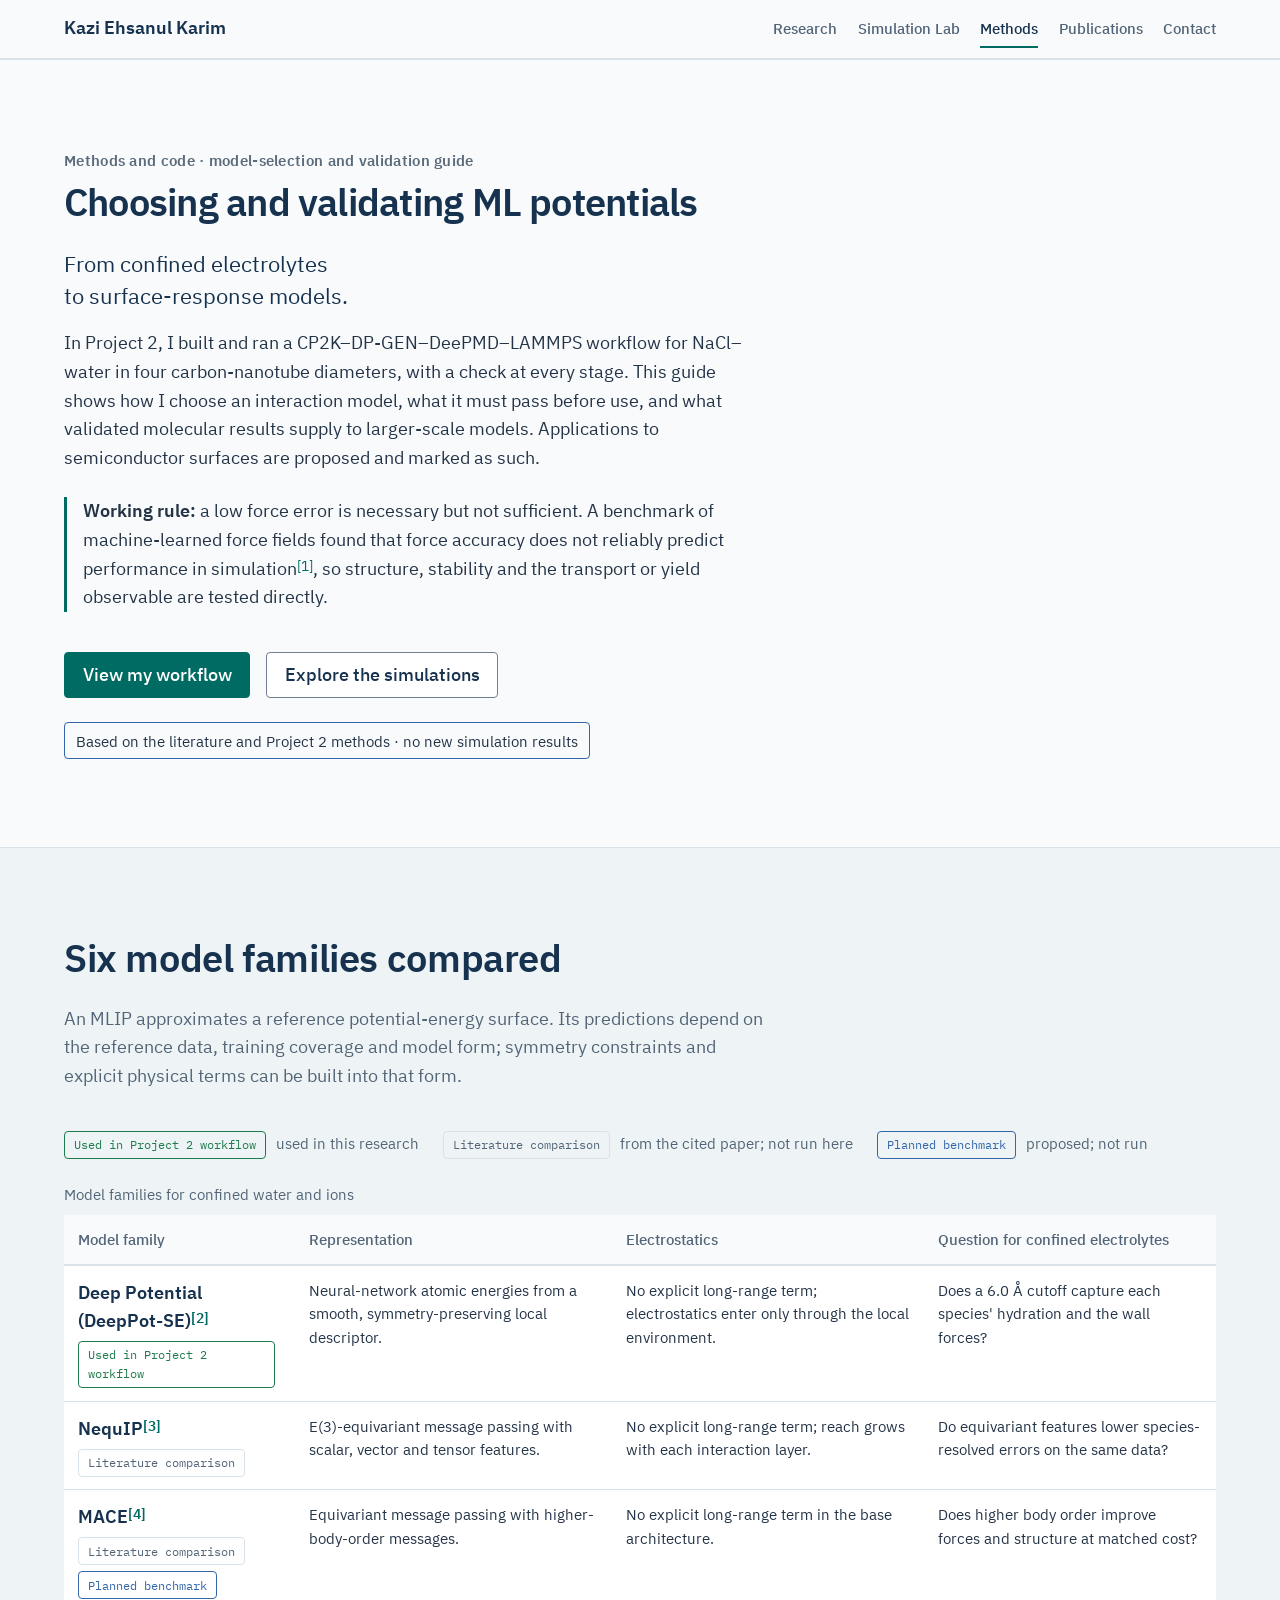
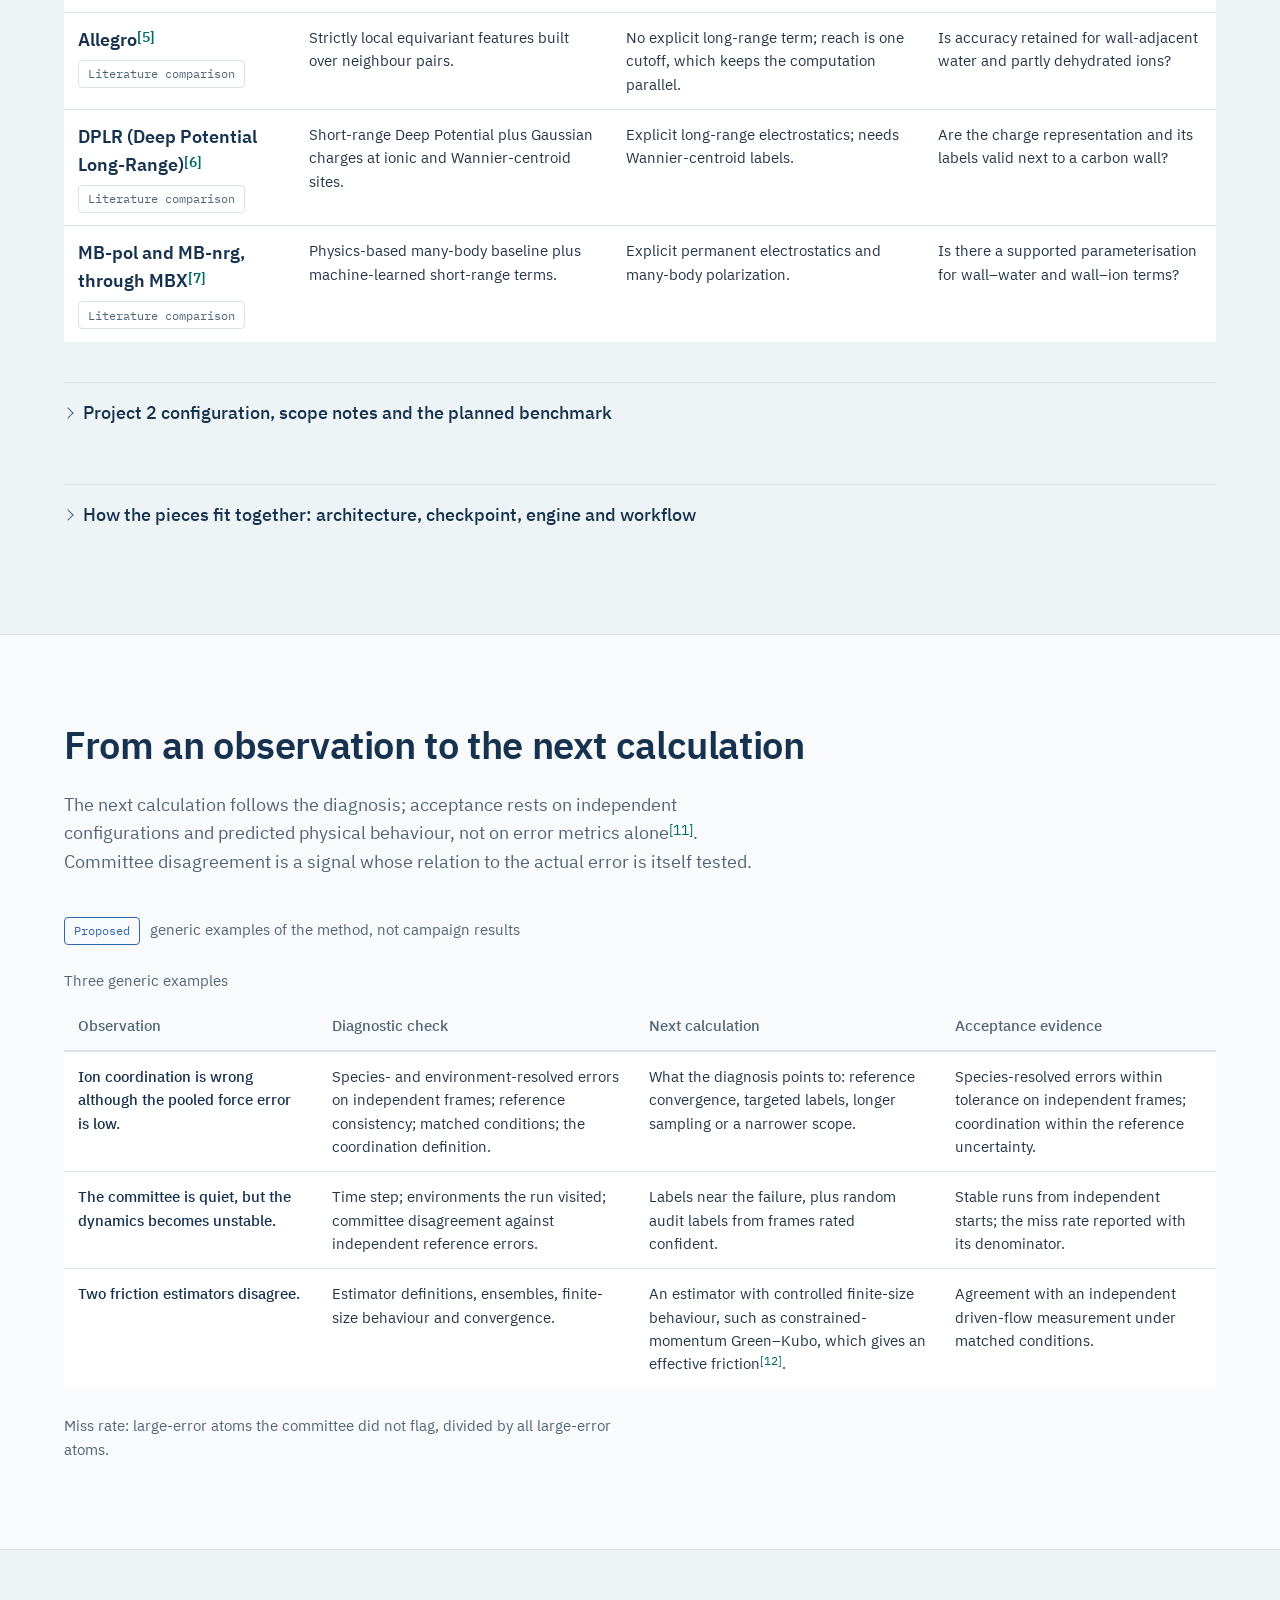
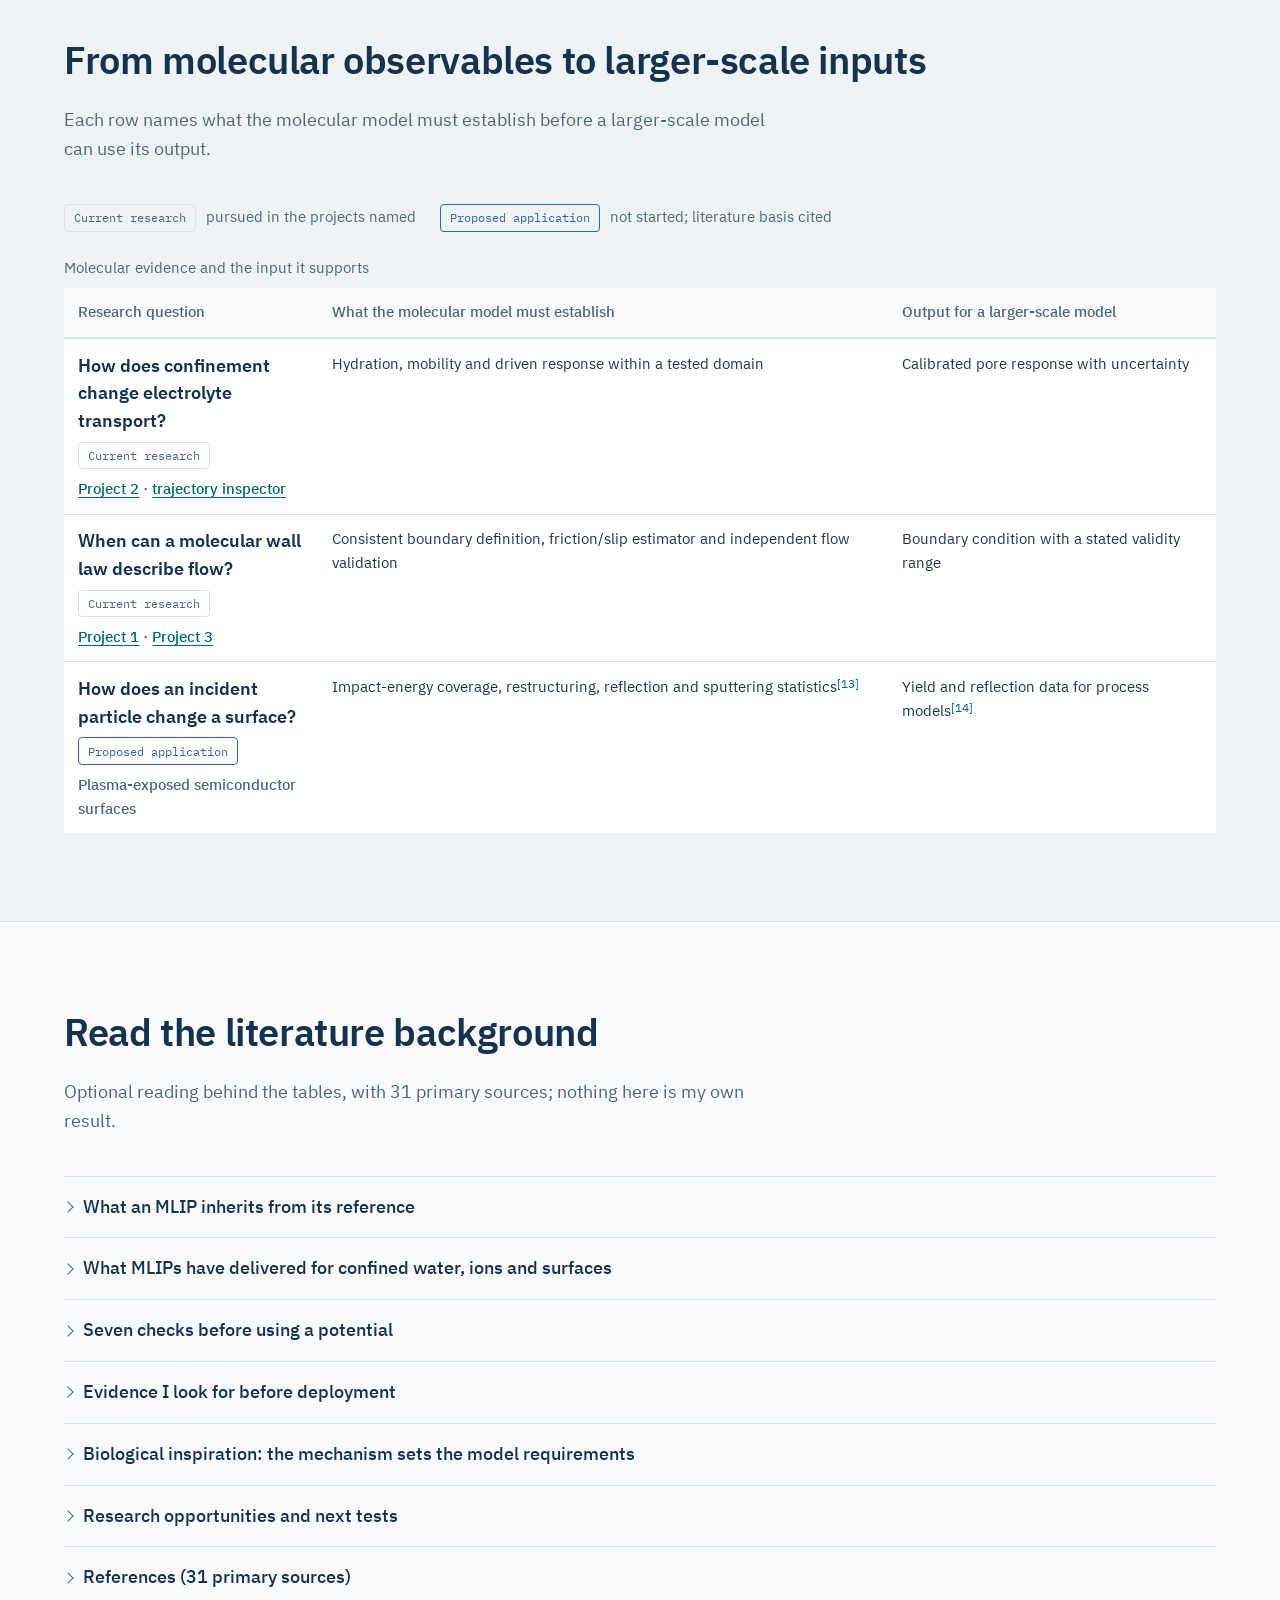
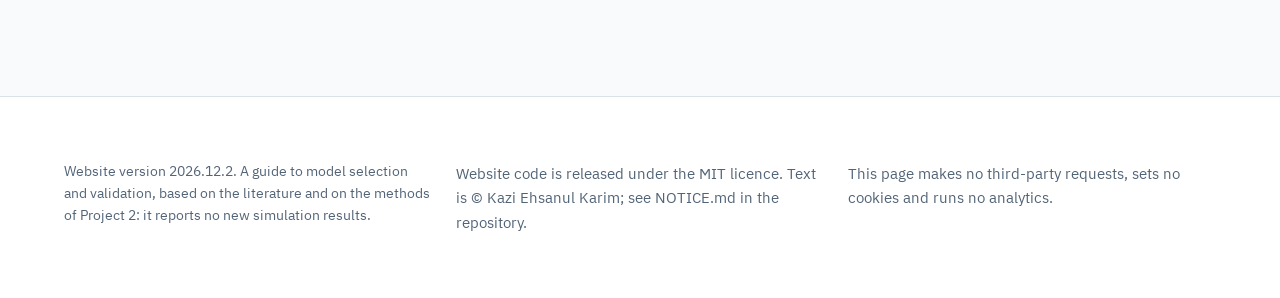
<file: evidence/models/index.html>
<!DOCTYPE html>
<html lang="en">
<head>
<meta charset="utf-8">
<meta name="viewport" content="width=device-width, initial-scale=1">
<title>Choosing and validating ML potentials — Kazi Ehsanul Karim</title>
<meta name="description" content="How Kazi Ehsanul Karim chooses and validates machine-learned interatomic potentials, from confined electrolytes to surface-response models: six model families compared, a workflow from an observed model error to the next calculation, the molecular evidence that larger-scale models need, and an optional literature background with 31 primary sources.">
<meta name="robots" content="index,follow">
<link rel="icon" type="image/svg+xml" href="../../assets/icons/favicon.svg">
<meta name="theme-color" content="#F8FAFC">
<link rel="stylesheet" href="../../styles/tokens.css">
<link rel="stylesheet" href="../../styles/layout.css">
<link rel="stylesheet" href="../../styles/components.css">
</head>
<body>
<a class="skip-link" href="#main">Skip to content</a>
<header class="site-header">
  <div class="container">
    <a class="brand" href="../../index.html">Kazi Ehsanul Karim</a>
    <button class="nav-toggle" type="button" aria-expanded="false" aria-controls="site-nav" hidden>Menu</button>
    <nav class="site-nav" id="site-nav" aria-label="Sections">
      <a href="../../index.html#research">Research</a>
      <a href="../../index.html#lab">Simulation Lab</a>
      <a href="../../index.html#practice" aria-current="page">Methods</a>
      <a href="../../index.html#publications">Publications</a>
      <a href="../../index.html#contact">Contact</a>
    </nav>
  </div>
</header>
<main id="main">

<section class="section" id="top">
  <div class="container">
    <p class="project-kicker">Methods and code · model-selection and validation guide</p>
    <h1 class="evidence-title">Choosing and validating ML potentials</h1>
    <p class="statement">From confined electrolytes to surface-response models.</p>
    <p class="mx-lead">In Project 2, I built and ran a CP2K–DP-GEN–DeePMD–LAMMPS workflow for NaCl–water in four carbon-nanotube diameters, with a check at every stage. This guide shows how I choose an interaction model, what it must pass before use, and what validated molecular results supply to larger-scale models. Applications to semiconductor surfaces are proposed and marked as such.</p>
    <p class="mx-answer"><strong>Working rule:</strong> a low force error is necessary but not sufficient. A benchmark of machine-learned force fields found that force accuracy does not reliably predict performance in simulation<sup class="mx-cite"><a href="#ref-fu2023">[1]</a></sup>, so structure, stability and the transport or yield observable are tested directly.</p>
    <div class="hero-actions">
      <a class="btn btn-primary" href="../../index.html#project-2">View my workflow</a>
      <a class="btn" href="../../index.html#lab">Explore the simulations</a>
    </div>
    <p class="mx-note"><span class="badge badge-label">Based on the literature and Project 2 methods · no new simulation results</span></p>
  </div>
</section>

<section class="section section-band" id="families">
  <div class="container">
    <h2>Six model families compared</h2>
    <p class="section-intro">An MLIP approximates a reference potential-energy surface. Its predictions depend on the reference data, training coverage and model form; symmetry constraints and explicit physical terms can be built into that form.</p>
    <ul class="mx-legend" aria-label="Status labels">
      <li><span class="badge badge-exec">Used in Project 2 workflow</span> used in this research</li>
      <li><span class="badge">Literature comparison</span> from the cited paper; not run here</li>
      <li><span class="badge badge-plan">Planned benchmark</span> proposed; not run</li>
    </ul>
    <table class="mx-table" role="table">
      <caption>Model families for confined water and ions</caption>
      <thead role="rowgroup">
        <tr role="row">
          <th scope="col" role="columnheader">Model family</th>
          <th scope="col" role="columnheader">Representation</th>
          <th scope="col" role="columnheader">Electrostatics</th>
          <th scope="col" role="columnheader">Question for confined electrolytes</th>
        </tr>
      </thead>
      <tbody role="rowgroup">
        <tr role="row" id="deep-potential">
          <th scope="row" role="rowheader">
            <span class="mx-name">Deep Potential (DeepPot-SE)<sup class="mx-cite"><a href="#ref-zhang2018">[2]</a></sup></span>
            <span class="badge badge-exec">Used in Project 2 workflow</span>
          </th>
          <td role="cell" data-label="Representation">Neural-network atomic energies from a smooth, symmetry-preserving local descriptor.</td>
          <td role="cell" data-label="Electrostatics">No explicit long-range term; electrostatics enter only through the local environment.</td>
          <td role="cell" data-label="Question for confined electrolytes">Does a 6.0 Å cutoff capture each species' hydration and the wall forces?</td>
        </tr>
        <tr role="row" id="nequip">
          <th scope="row" role="rowheader">
            <span class="mx-name">NequIP<sup class="mx-cite"><a href="#ref-batzner2022">[3]</a></sup></span>
            <span class="badge">Literature comparison</span>
          </th>
          <td role="cell" data-label="Representation">E(3)-equivariant message passing with scalar, vector and tensor features.</td>
          <td role="cell" data-label="Electrostatics">No explicit long-range term; reach grows with each interaction layer.</td>
          <td role="cell" data-label="Question for confined electrolytes">Do equivariant features lower species-resolved errors on the same data?</td>
        </tr>
        <tr role="row" id="mace">
          <th scope="row" role="rowheader">
            <span class="mx-name">MACE<sup class="mx-cite"><a href="#ref-batatia2022">[4]</a></sup></span>
            <span class="badge">Literature comparison</span>
            <span class="badge badge-plan">Planned benchmark</span>
          </th>
          <td role="cell" data-label="Representation">Equivariant message passing with higher-body-order messages.</td>
          <td role="cell" data-label="Electrostatics">No explicit long-range term in the base architecture.</td>
          <td role="cell" data-label="Question for confined electrolytes">Does higher body order improve forces and structure at matched cost?</td>
        </tr>
        <tr role="row" id="allegro">
          <th scope="row" role="rowheader">
            <span class="mx-name">Allegro<sup class="mx-cite"><a href="#ref-musaelian2023">[5]</a></sup></span>
            <span class="badge">Literature comparison</span>
          </th>
          <td role="cell" data-label="Representation">Strictly local equivariant features built over neighbour pairs.</td>
          <td role="cell" data-label="Electrostatics">No explicit long-range term; reach is one cutoff, which keeps the computation parallel.</td>
          <td role="cell" data-label="Question for confined electrolytes">Is accuracy retained for wall-adjacent water and partly dehydrated ions?</td>
        </tr>
        <tr role="row" id="dplr">
          <th scope="row" role="rowheader">
            <span class="mx-name">DPLR (Deep Potential Long-Range)<sup class="mx-cite"><a href="#ref-zhang2022">[6]</a></sup></span>
            <span class="badge">Literature comparison</span>
          </th>
          <td role="cell" data-label="Representation">Short-range Deep Potential plus Gaussian charges at ionic and Wannier-centroid sites.</td>
          <td role="cell" data-label="Electrostatics">Explicit long-range electrostatics; needs Wannier-centroid labels.</td>
          <td role="cell" data-label="Question for confined electrolytes">Are the charge representation and its labels valid next to a carbon wall?</td>
        </tr>
        <tr role="row" id="mbx">
          <th scope="row" role="rowheader">
            <span class="mx-name">MB-pol and MB-nrg, through MBX<sup class="mx-cite"><a href="#ref-riera2023">[7]</a></sup></span>
            <span class="badge">Literature comparison</span>
          </th>
          <td role="cell" data-label="Representation">Physics-based many-body baseline plus machine-learned short-range terms.</td>
          <td role="cell" data-label="Electrostatics">Explicit permanent electrostatics and many-body polarization.</td>
          <td role="cell" data-label="Question for confined electrolytes">Is there a supported parameterisation for wall–water and wall–ion terms?</td>
        </tr>
      </tbody>
    </table>

    <details class="disclosure mx-pieces" id="configuration">
      <summary>Project 2 configuration, scope notes and the planned benchmark</summary>
      <div class="disclosure-body">
        <ul class="mx-roles">
          <li><b>Deep Potential in Project 2.</b> Recorded configuration: DeePMD-kit 3.1.1 (TensorFlow backend) with DP-GEN 0.13.3; <code>se_e2_a</code> descriptor with a 6.0 Å cutoff. Trained on energies and forces without virial labels, a choice of this project rather than a limit of the family. DeePMD-kit<sup class="mx-cite"><a href="#ref-zeng2025">[8]</a></sup> is the software; it implements this and other model families. <a href="../../index.html#project-2">Project 2</a> · <a href="../nacl-water-cnt/package/MODEL_SCOPE.md">model scope</a></li>
          <li><b>Coverage and comparison.</b> Accuracy or speed figures from different papers are not combined into a ranking. For every family, coverage is set by the training species and environments; for MB-pol and MB-nrg, by the available parameterisations, which include alkali-metal and halide ions in water. A pretrained foundation checkpoint needs a check of its training domain before use.</li>
          <li><b>DPLR.</b> A second network predicts the Wannier-centroid positions from the local environment. The original formulation targets insulating systems; application to CNT-confined electrolytes requires assessment of the electronic structure, the charge representation and the available reference labels.</li>
          <li><b>MB-pol and MB-nrg.</b> MBX is the software library that evaluates these models. Complete wall–water and wall–ion interactions, with consistent electrostatics and polarization, require a supported parameterisation.</li>
          <li><b>Planned benchmark (not run).</b> Compare DeepPot-SE and MACE using consistent reference data, grouped held-out configurations and declared computational budgets, evaluating forces, structure and dynamical stability. The reference data are checked first, so that the comparison tests the models rather than the labels.</li>
        </ul>
      </div>
    </details>

    <details class="disclosure mx-pieces" id="pieces">
      <summary>How the pieces fit together: architecture, checkpoint, engine and workflow</summary>
      <div class="disclosure-body">
        <p>The names in the table are architectures. Four different things are often called "the model":</p>
        <dl class="mx-terms">
          <dt>Architecture</dt>
          <dd>the functional form, for example DeepPot-SE or MACE.</dd>
          <dt>Trained checkpoint</dt>
          <dd>one set of fitted parameters, valid for the species, conditions and reference method behind its training data. Pretrained "foundation" checkpoints are no exception: their training domain and suitability are checked before use.</dd>
          <dt>Software engine</dt>
          <dd>the code that trains or evaluates a model: DeePMD-kit, MBX, LAMMPS.</dd>
          <dt>Workflow</dt>
          <dd>what decides the next calculation: DP-GEN in Project 2, the rule-based controller in the Continuum Lab.</dd>
        </dl>
        <p>The roles in this research:</p>
        <ul class="mx-roles">
          <li><b>CP2K</b>: electronic-structure reference calculations, the energies and forces of selected configurations.</li>
          <li><b>MLIP</b>: an approximation to that reference energy landscape and its atomic forces.</li>
          <li><b>LAMMPS</b>: molecular dynamics with the chosen interaction model.</li>
          <li><b>DP-GEN</b>: concurrent learning, which cycles through exploration, labelling and training<sup class="mx-cite"><a href="#ref-zhang2020">[9]</a></sup>.</li>
          <li><b>PINN</b>: physics-constrained learning of solutions or closures<sup class="mx-cite"><a href="#ref-raissi2019">[10]</a></sup>; here intended for the molecular-to-continuum connection (<a href="../../index.html#project-3">Project 3</a>).</li>
          <li><b>Continuum solver</b>: velocity fields and flow rates from stated equations and boundary inputs (<a href="../../lab/continuum/flow.html">Continuum Lab</a>).</li>
          <li><b>Controller</b>: selects and records computational actions according to stated rules and the available evidence; the <a href="../nacl-water-cnt/index.html#computational-decisions">decision prototype of the methods package</a> is rule-based and uses no language model.</li>
        </ul>
        <p>The loop that connects these steps is described under <a href="../../index.html#practice">Methods and code</a>.</p>
      </div>
    </details>
  </div>
</section>

<section class="section" id="decisions">
  <div class="container">
    <h2>From an observation to the next calculation</h2>
    <p class="section-intro">The next calculation follows the diagnosis; acceptance rests on independent configurations and predicted physical behaviour, not on error metrics alone<sup class="mx-cite"><a href="#ref-morrow2023">[11]</a></sup>. Committee disagreement is a signal whose relation to the actual error is itself tested.</p>
    <ul class="mx-legend" aria-label="Status">
      <li><span class="badge badge-plan">Proposed</span> generic examples of the method, not campaign results</li>
    </ul>
    <table class="mx-table mx-flow" role="table">
      <caption>Three generic examples</caption>
      <thead role="rowgroup">
        <tr role="row">
          <th scope="col" role="columnheader">Observation</th>
          <th scope="col" role="columnheader">Diagnostic check</th>
          <th scope="col" role="columnheader">Next calculation</th>
          <th scope="col" role="columnheader">Acceptance evidence</th>
        </tr>
      </thead>
      <tbody role="rowgroup">
        <tr role="row">
          <th scope="row" role="rowheader">Ion coordination is wrong although the pooled force error is low.</th>
          <td role="cell" data-label="Diagnostic check">Species- and environment-resolved errors on independent frames; reference consistency; matched conditions; the coordination definition.</td>
          <td role="cell" data-label="Next calculation">What the diagnosis points to: reference convergence, targeted labels, longer sampling or a narrower scope.</td>
          <td role="cell" data-label="Acceptance evidence">Species-resolved errors within tolerance on independent frames; coordination within the reference uncertainty.</td>
        </tr>
        <tr role="row">
          <th scope="row" role="rowheader">The committee is quiet, but the dynamics becomes unstable.</th>
          <td role="cell" data-label="Diagnostic check">Time step; environments the run visited; committee disagreement against independent reference errors.</td>
          <td role="cell" data-label="Next calculation">Labels near the failure, plus random audit labels from frames rated confident.</td>
          <td role="cell" data-label="Acceptance evidence">Stable runs from independent starts; the miss rate reported with its denominator.</td>
        </tr>
        <tr role="row">
          <th scope="row" role="rowheader">Two friction estimators disagree.</th>
          <td role="cell" data-label="Diagnostic check">Estimator definitions, ensembles, finite-size behaviour and convergence.</td>
          <td role="cell" data-label="Next calculation">An estimator with controlled finite-size behaviour, such as constrained-momentum Green–Kubo, which gives an effective friction<sup class="mx-cite"><a href="#ref-bui2024">[12]</a></sup>.</td>
          <td role="cell" data-label="Acceptance evidence">Agreement with an independent driven-flow measurement under matched conditions.</td>
        </tr>
      </tbody>
    </table>
    <p class="mx-note">Miss rate: large-error atoms the committee did not flag, divided by all large-error atoms.</p>
  </div>
</section>

<section class="section section-band" id="outputs">
  <div class="container">
    <h2>From molecular observables to larger-scale inputs</h2>
    <p class="section-intro">Each row names what the molecular model must establish before a larger-scale model can use its output.</p>
    <ul class="mx-legend" aria-label="Status labels">
      <li><span class="badge">Current research</span> pursued in the projects named</li>
      <li><span class="badge badge-plan">Proposed application</span> not started; literature basis cited</li>
    </ul>
    <table class="mx-table mx-flow" role="table">
      <caption>Molecular evidence and the input it supports</caption>
      <thead role="rowgroup">
        <tr role="row">
          <th scope="col" role="columnheader">Research question</th>
          <th scope="col" role="columnheader">What the molecular model must establish</th>
          <th scope="col" role="columnheader">Output for a larger-scale model</th>
        </tr>
      </thead>
      <tbody role="rowgroup">
        <tr role="row">
          <th scope="row" role="rowheader">
            <span class="mx-name">How does confinement change electrolyte transport?</span>
            <span class="badge">Current research</span>
            <span class="mx-meta"><a href="../../index.html#project-2">Project 2</a> · <a href="../../lab/cnt/">trajectory inspector</a></span>
          </th>
          <td role="cell" data-label="What the molecular model must establish">Hydration, mobility and driven response within a tested domain</td>
          <td role="cell" data-label="Output for a larger-scale model">Calibrated pore response with uncertainty</td>
        </tr>
        <tr role="row">
          <th scope="row" role="rowheader">
            <span class="mx-name">When can a molecular wall law describe flow?</span>
            <span class="badge">Current research</span>
            <span class="mx-meta"><a href="../../index.html#project-1">Project 1</a> · <a href="../../index.html#project-3">Project 3</a></span>
          </th>
          <td role="cell" data-label="What the molecular model must establish">Consistent boundary definition, friction/slip estimator and independent flow validation</td>
          <td role="cell" data-label="Output for a larger-scale model">Boundary condition with a stated validity range</td>
        </tr>
        <tr role="row">
          <th scope="row" role="rowheader">
            <span class="mx-name">How does an incident particle change a surface?</span>
            <span class="badge badge-plan">Proposed application</span>
            <span class="mx-meta">Plasma-exposed semiconductor surfaces</span>
          </th>
          <td role="cell" data-label="What the molecular model must establish">Impact-energy coverage, restructuring, reflection and sputtering statistics<sup class="mx-cite"><a href="#ref-kounis2025">[13]</a></sup></td>
          <td role="cell" data-label="Output for a larger-scale model">Yield and reflection data for process models<sup class="mx-cite"><a href="#ref-hong2024">[14]</a></sup></td>
        </tr>
      </tbody>
    </table>
  </div>
</section>

<section class="section" id="background">
  <div class="container">
    <h2>Read the literature background</h2>
    <p class="section-intro">Optional reading behind the tables, with 31 primary sources; nothing here is my own result.</p>
    <div class="mx-background">

      <details class="disclosure" id="inherit">
        <summary>What an MLIP inherits from its reference</summary>
        <div class="disclosure-body">
          <div class="grid-2 mx-mech">
            <div>
              <h3>The reference method and its conditions</h3>
              <p>An MLIP can at best reproduce the method that labelled its data, and for water that method is a combination of choices. Early ab initio molecular dynamics with GGA functionals and classical nuclei found liquid water overstructured and glassy at ambient temperature and pressure; non-local dispersion counteracts the overstructuring and can change the liquid's structure and equilibrium density substantially<sup class="mx-cite"><a href="#ref-gillan2016">[15]</a></sup><sup class="mx-cite"><a href="#ref-ruizpestana2018">[16]</a></sup>. With classical nuclei, the good agreement of dispersion-corrected revPBE-D3 has been attributed to a cancellation between the neglect of exact exchange and the neglect of nuclear quantum effects, so a functional's quality for water is judged with quantum nuclei rather than with an elevated temperature as a proxy<sup class="mx-cite"><a href="#ref-ruizpestana2018">[16]</a></sup>. A statement about one functional's structure or diffusion therefore needs its conditions: functional, dispersion treatment, nuclear treatment, temperature and density. A potential trained on such data inherits the combination. The strongest confined-water work chose its functional against higher-level benchmarks before training<sup class="mx-cite"><a href="#ref-kapil2022">[17]</a></sup>, and reference convergence (cutoffs, basis, SCF, grid) is part of the model's error budget, not a separate concern.</p>
            </div>
            <div>
              <h3>The Born–Oppenheimer picture</h3>
              <p>Nuclei move on the electronic ground-state surface. Ground-state charge redistribution, such as polarization or charge transfer between fragments, belongs to that surface: a local potential captures it only implicitly, through the environment inside its cutoff, whereas charge-equilibration potentials represent it explicitly, including non-local charge transfer<sup class="mx-cite"><a href="#ref-ko2021">[18]</a></sup>. Electronic excitation, nonadiabatic charge-state transitions such as ion neutralisation at a surface, and dissipative electronic friction lie outside a single ground-state surface and need dedicated methods. For water on carbon, a fluctuation-induced quantum friction between the liquid's charge fluctuations and the solid's electronic excitations has been proposed, a dissipative contribution absent from Born–Oppenheimer molecular dynamics by construction<sup class="mx-cite"><a href="#ref-kavokine2022">[19]</a></sup>.</p>
            </div>
          </div>
        </div>
      </details>

      <details class="disclosure" id="delivered">
        <summary>What MLIPs have delivered for confined water, ions and surfaces</summary>
        <div class="disclosure-body">
          <p>Results from the primary literature, with the detail that makes each one credible. Nothing here is my own result; what my own work has used is marked in the model table.</p>
          <div class="grid-2 mx-mech">
            <div>
              <h3>Confined water and ions</h3>
              <ul class="mx-roles">
                <li><b>Committee potentials with active learning</b> made first-principles-quality simulation of water in carbon and boron nitride nanotubes, between MoS₂ sheets and at oxide interfaces routine: a committee of Behler–Parrinello networks, trained by adding the configurations on which the members disagree most, converged at roughly 300 reference structures per system<sup class="mx-cite"><a href="#ref-schran2021">[20]</a></sup>.</li>
                <li><b>Friction from first principles.</b> With such potentials, water in carbon nanotubes shows roughly four to five times less friction than in boron nitride tubes, decreasing further in narrower tubes; the mechanism is attributed to oxygen motion on a curvature-smoothed energy landscape in carbon and to hydrogen–nitrogen docking and hopping in boron nitride<sup class="mx-cite"><a href="#ref-thiemann2022">[21]</a></sup>.</li>
                <li><b>A first-principles phase diagram of monolayer confined water</b>, with the functional (revPBE0-D3) selected against quantum Monte Carlo before the potential was trained, revealed new monolayer ice phases, a hexatic-like phase and a superionic regime<sup class="mx-cite"><a href="#ref-kapil2022">[17]</a></sup>.</li>
              </ul>
            </div>
            <div>
              <h3>Semiconductor surfaces and plasma processes</h3>
              <ul class="mx-roles">
                <li><b>Physical and reactive etching of silicon.</b> A Deep Potential for Si–Cl–Ar was tested against experiment on sputtering yields, the depth of the amorphous–crystalline interface, etch yields versus flux ratio and ion energy, and the products of atomic layer etching<sup class="mx-cite"><a href="#ref-kounis2025">[13]</a></sup>; for Si and SiO₂ ion-beam etching, neural-network potentials blended with the ZBL repulsion at short range were compared with experiment and classical MD<sup class="mx-cite"><a href="#ref-tanaka2024">[22]</a></sup>.</li>
                <li><b>Reactive chemistry on amorphous nitride.</b> A neural-network potential for HF etching of amorphous Si₃N₄ reproduced the etching behaviour and was reduced to a continuum etch model<sup class="mx-cite"><a href="#ref-hong2024">[14]</a></sup>, the step that feature-scale simulation needs.</li>
                <li><b>Thin-film process steps</b> such as atomic layer deposition of HfO₂ and plasma atomic layer etching of MoS₂ have been simulated with a moment tensor potential trained by active learning, with the stated expectation that the potential is reliable only within the process conditions sampled<sup class="mx-cite"><a href="#ref-natarajan2025">[23]</a></sup>.</li>
                <li><b>A benchmark for the field.</b> Ten force-field models were compared on silicon nitride and hafnium oxide datasets with simulation indicators beyond energy and force errors<sup class="mx-cite"><a href="#ref-kim2023">[24]</a></sup>; the etching community's own roadmap asks for MD models tested more against experiment and extended to more materials, species and patterned surfaces<sup class="mx-cite"><a href="#ref-oehrlein2024">[25]</a></sup>.</li>
              </ul>
            </div>
          </div>
        </div>
      </details>

      <details class="disclosure" id="failures">
        <summary>Seven checks before using a potential</summary>
        <div class="disclosure-body">
          <p>Each check answers a limitation documented in the literature. Together they are the reason this site measures a model's errors where they occur rather than averaging them away.</p>
          <ol class="mx-fail">
            <li><b>Test behaviour in simulation, not only the force error.</b> Models with excellent force scores can be unstable in molecular dynamics or give wrong structure and dynamics<sup class="mx-cite"><a href="#ref-fu2023">[1]</a></sup>; validation has to rest on predicted physical behaviour<sup class="mx-cite"><a href="#ref-morrow2023">[11]</a></sup>, and benchmarks are starting to score simulation indicators rather than forces alone<sup class="mx-cite"><a href="#ref-kim2023">[24]</a></sup>. <i>Check:</i> stability over the production length, structure against the reference, and the transport or yield observable itself.</li>
            <li><b>Check the reference before the model.</b> A potential cannot be better than its labels: the functional, dispersion and nuclear treatment<sup class="mx-cite"><a href="#ref-gillan2016">[15]</a></sup><sup class="mx-cite"><a href="#ref-ruizpestana2018">[16]</a></sup>, the numerical settings and the convergence of the reference all pass into the model, and a minority species can carry a reference artefact that a pooled error never shows. Equal errors on training and test frames do not by themselves identify the cause: noisy labels, underfitting and representation limits can look alike. <i>Check:</i> a same-frame convergence ladder, reference consistency between training and test data, and errors resolved by species and environment (the <a href="../../index.html#practice">reference check and per-species tooling</a> of this site).</li>
            <li><b>Decide whether the observable needs long-range or electronic response.</b> Local models carry electrostatics only inside the cutoff. Explicit long-range models represent charge in different ways, for example Gaussian charges at ionic and Wannier-centroid sites<sup class="mx-cite"><a href="#ref-zhang2022">[6]</a></sup> or charge equilibration with non-local charge transfer<sup class="mx-cite"><a href="#ref-ko2021">[18]</a></sup>, and both need labels beyond energies and forces. Whether a given model reproduces a conducting wall's screening response has to be tested for that model and wall; a conservative ground-state potential omits dissipative electronic friction in any case<sup class="mx-cite"><a href="#ref-kavokine2022">[19]</a></sup>. <i>Check:</i> whether the observable depends on long-range electrostatics, applied fields or the wall's electronic response and, if it does, a model-specific test of that response against the electronic-structure reference.</li>
            <li><b>Test whether committee disagreement tracks the error.</b> Ensembles of neural-network potentials tend to report less uncertainty than their actual error, and the calibration differs between systems and architectures<sup class="mx-cite"><a href="#ref-kahle2022">[26]</a></sup>. Active learning that selects by disagreement therefore finds <em>unfamiliar</em> configurations, not necessarily the <em>wrong</em> ones. <i>Check:</i> disagreement against independent reference errors, with the miss rate (large errors the committee did not flag) reported with its denominator.</li>
            <li><b>Test transfer outside the training conditions.</b> A neural-network model that reproduced hydrogen bombardment of a crystalline diamond surface degraded on amorphous carbon and at higher impact energies<sup class="mx-cite"><a href="#ref-draney2025">[27]</a></sup>; process potentials are stated to be reliable only inside the sampled process conditions<sup class="mx-cite"><a href="#ref-natarajan2025">[23]</a></sup>; and a general-purpose foundation model is described by its authors as having qualitative and at times quantitative accuracy<sup class="mx-cite"><a href="#ref-batatia2023">[28]</a></sup>. <i>Check:</i> held-out conditions (temperature, energy, composition, surface state) that were never in training, and a pretrained model's training domain before it is used.</li>
            <li><b>For energetic collisions, check the short-range physics.</b> Thermal reference data seldom contain close approaches, so an energetic ion's repulsive wall is extrapolated unless a short-range potential such as ZBL is blended in<sup class="mx-cite"><a href="#ref-tanaka2024">[22]</a></sup>; the ion's charge state and its neutralisation lie outside a ground-state potential; and the decisive tests are sputter and etch yields against beam experiments<sup class="mx-cite"><a href="#ref-kounis2025">[13]</a></sup>, which classical force fields must pass too<sup class="mx-cite"><a href="#ref-shim2024">[29]</a></sup>. <i>Check:</i> the short-range treatment and its switching range, the energy range covered by labels, and yields with replica uncertainties.</li>
            <li><b>Check the transport estimator itself.</b> Green–Kubo friction depends on the order of limits taken in a finite system<sup class="mx-cite"><a href="#ref-bocquet2013">[30]</a></sup>; in a finite tube or slit the running integral decays and the constrained-momentum estimator gives an effective, not an intrinsic, friction<sup class="mx-cite"><a href="#ref-bui2024">[12]</a></sup>; correlated frames from one trajectory leak between training and test sets; and a relaxation time computed from a disputed friction estimate is not independent validation. A short trajectory may not support a reliable uncertainty estimate; assess correlation, sampling length and independent replication. <i>Check:</i> estimator definitions, finite-size behaviour, independent replicas, group-wise data splits, and comparison with a driven measurement under matched conditions.</li>
          </ol>
        </div>
      </details>

      <details class="disclosure" id="demand">
        <summary>Evidence I look for before deployment</summary>
        <div class="disclosure-body">
          <p>Before a potential is deployed, whether trained here or taken from a paper, I look for the following evidence; each item answers one or more of the checks above.</p>
          <ol class="mx-demand">
            <li>The reference method, its numerical settings and a convergence test on the same frames; the functional's known biases for the system stated, with the dispersion and nuclear treatment.</li>
            <li>Errors per species and per environment with their tails, not one pooled number; the error definition (component or vector RMSE, MAE) and the counts behind it.</li>
            <li>Test data from configurations and runs the model never influenced, split by origin; the ancestry of every test frame.</li>
            <li>Stability in production-length dynamics from several starting structures, and structure (coordination, density profiles, g(r)) against the reference.</li>
            <li>The transport or yield observable with replica uncertainties, its finite-size behaviour, and a statement of what the error bar does not cover.</li>
            <li>For uncertainty claims: committee disagreement compared with independent reference errors, including the misses.</li>
            <li>For collisions: the short-range treatment, the label energy range, how the ion's charge was handled, and yields against beam data.</li>
            <li>A written scope: fields, ensembles, compositions, geometries and conditions the model may and may not be used for.</li>
          </ol>
        </div>
      </details>

      <details class="disclosure" id="mechanism">
        <summary>Biological inspiration: the mechanism sets the model requirements</summary>
        <div class="disclosure-body">
          <p>Biological channels motivate the questions of hydration, coordination and selectivity. The demonstrations on this site concern water and electrolytes under carbon confinement.</p>
          <div class="grid-2 mx-mech">
            <div>
              <h3>Aquaporin-inspired questions</h3>
              <p>Water orientation, confinement and single-file water transport are questions of structure and dynamics. Proton transfer along a water chain is different: it breaks and forms bonds, so the model must be able to represent those bonding changes. A rigid classical water model cannot; a machine-learned potential can only where such configurations are in its reference data.</p>
            </div>
            <div>
              <h3>Potassium-channel-inspired questions</h3>
              <p>Selectivity is governed by hydration, coordination and transfer free energies: the model must describe an ion's water shell being replaced by pore-lining atoms as accurately as hydration in bulk water. An isolated binding energy does not determine selectivity, and a pore diameter alone does not establish that a continuum description is valid.</p>
            </div>
          </div>
        </div>
      </details>

      <details class="disclosure" id="open">
        <summary>Research opportunities and next tests</summary>
        <div class="disclosure-body">
          <ul class="mx-roles">
            <li><b>Electrostatics under conducting confinement.</b> A local model represents a metallic or semimetallic wall's screening only implicitly, within its cutoff, and explicit long-range models represent charge in different ways<sup class="mx-cite"><a href="#ref-zhang2022">[6]</a></sup><sup class="mx-cite"><a href="#ref-ko2021">[18]</a></sup>. <i>Next test:</i> for a given model and wall, compare the response to a nearby charged ion or an applied field with the electronic-structure reference.</li>
            <li><b>Electronic friction.</b> A conservative ground-state potential omits the dissipative electronic contribution. If fluctuation-induced quantum friction contributes to water–carbon friction<sup class="mx-cite"><a href="#ref-kavokine2022">[19]</a></sup>, friction computed with such a potential contains only the Born–Oppenheimer contribution. <i>Next test:</i> report it as such, and compare it with measurements together with an estimate of the electronic contribution where one is available.</li>
            <li><b>Calibrated uncertainty for transport.</b> Committee spread tends to underestimate the actual error<sup class="mx-cite"><a href="#ref-kahle2022">[26]</a></sup>; an uncertainty that propagates to a friction coefficient or a yield with a stated coverage is not yet standard practice. <i>Next test:</i> calibrate committee disagreement against independent reference errors, then propagate it to the transport observable.</li>
            <li><b>Benchmarks that score the observable.</b> Force-error leaderboards do not score simulation behaviour<sup class="mx-cite"><a href="#ref-fu2023">[1]</a></sup>; simulation-indicator benchmarks exist for semiconductor materials<sup class="mx-cite"><a href="#ref-kim2023">[24]</a></sup>. <i>Next test:</i> a confined-electrolyte benchmark scored on stability, hydration structure and transport.</li>
            <li><b>Reference data for reactive processes.</b> Generating relevant reference data for reactive etching is still described as a major challenge by a group that has done it<sup class="mx-cite"><a href="#ref-hong2025">[31]</a></sup>, and the etching roadmap asks for more materials, species and patterned surfaces<sup class="mx-cite"><a href="#ref-oehrlein2024">[25]</a></sup>. <i>Next test:</i> sputter and etch yields against beam data across the label energy range, with replica uncertainties.</li>
          </ul>
        </div>
      </details>

      <details class="disclosure" id="references">
        <summary>References (31 primary sources)</summary>
        <div class="disclosure-body">
          <p class="mx-note">Primary sources for the literature claims on this page, each checked against the paper or a bibliographic record on 1 November 2026 (reference 16 on 4 November 2026). Descriptions summarise the cited papers; numbers quoted are theirs. References 22 and 31 are conference abstracts.</p>
          <ol class="mx-refs">
            <li id="ref-fu2023">Fu, X., Wu, Z., Wang, W., Xie, T., Keten, S., Gómez-Bombarelli, R. &amp; Jaakkola, T. (2023). Forces are not enough: benchmark and critical evaluation for machine learning force fields with molecular simulations. <i>Transactions on Machine Learning Research</i>. <a href="https://arxiv.org/abs/2210.07237">arXiv:2210.07237</a></li>
            <li id="ref-zhang2018">Zhang, L., Han, J., Wang, H., Saidi, W. A., Car, R. &amp; E, W. (2018). End-to-end symmetry preserving inter-atomic potential energy model for finite and extended systems. <i>Advances in Neural Information Processing Systems</i> 31, 4436–4446. <a href="https://arxiv.org/abs/1805.09003">arXiv:1805.09003</a></li>
            <li id="ref-batzner2022">Batzner, S., Musaelian, A., Sun, L., Geiger, M., Mailoa, J. P., Kornbluth, M., Molinari, N., Smidt, T. E. &amp; Kozinsky, B. (2022). E(3)-equivariant graph neural networks for data-efficient and accurate interatomic potentials. <i>Nat. Commun.</i> 13, 2453. <a href="https://doi.org/10.1038/s41467-022-29939-5">doi:10.1038/s41467-022-29939-5</a></li>
            <li id="ref-batatia2022">Batatia, I., Kovács, D. P., Simm, G. N. C., Ortner, C. &amp; Csányi, G. (2022). MACE: higher order equivariant message passing neural networks for fast and accurate force fields. <i>Advances in Neural Information Processing Systems</i> 35. <a href="https://arxiv.org/abs/2206.07697">arXiv:2206.07697</a></li>
            <li id="ref-musaelian2023">Musaelian, A. et al. (2023). Learning local equivariant representations for large-scale atomistic dynamics. <i>Nat. Commun.</i> 14, 579. <a href="https://doi.org/10.1038/s41467-023-36329-y">doi:10.1038/s41467-023-36329-y</a></li>
            <li id="ref-zhang2022">Zhang, L., Wang, H., Muniz, M. C., Panagiotopoulos, A. Z., Car, R. &amp; E, W. (2022). A deep potential model with long-range electrostatic interactions. <i>J. Chem. Phys.</i> 156, 124107. <a href="https://doi.org/10.1063/5.0083669">doi:10.1063/5.0083669</a></li>
            <li id="ref-riera2023">Riera, M. et al. (2023). MBX: a many-body energy and force calculator for data-driven many-body simulations. <i>J. Chem. Phys.</i> 159, 054802. <a href="https://doi.org/10.1063/5.0156036">doi:10.1063/5.0156036</a></li>
            <li id="ref-zeng2025">Zeng, J. et al. (2025). DeePMD-kit v3: a multiple-backend framework for machine learning potentials. <i>J. Chem. Theory Comput.</i> <a href="https://doi.org/10.1021/acs.jctc.5c00340">doi:10.1021/acs.jctc.5c00340</a></li>
            <li id="ref-zhang2020">Zhang, Y., Wang, H., Chen, W., Zeng, J., Zhang, L., Wang, H. &amp; E, W. (2020). DP-GEN: a concurrent learning platform for the generation of reliable deep learning based potential energy models. <i>Comput. Phys. Commun.</i> 253, 107206. <a href="https://doi.org/10.1016/j.cpc.2020.107206">doi:10.1016/j.cpc.2020.107206</a></li>
            <li id="ref-raissi2019">Raissi, M., Perdikaris, P. &amp; Karniadakis, G. E. (2019). Physics-informed neural networks: a deep learning framework for solving forward and inverse problems involving nonlinear partial differential equations. <i>J. Comput. Phys.</i> 378, 686–707. <a href="https://doi.org/10.1016/j.jcp.2018.10.045">doi:10.1016/j.jcp.2018.10.045</a></li>
            <li id="ref-morrow2023">Morrow, J. D., Gardner, J. L. A. &amp; Deringer, V. L. (2023). How to validate machine-learned interatomic potentials. <i>J. Chem. Phys.</i> 158, 121501. <a href="https://doi.org/10.1063/5.0139611">doi:10.1063/5.0139611</a></li>
            <li id="ref-bui2024">Bui, A. T. &amp; Cox, S. J. (2024). Revisiting the Green–Kubo relation for friction in nanofluidics. <i>J. Chem. Phys.</i> 161, 201102. <a href="https://doi.org/10.1063/5.0238363">doi:10.1063/5.0238363</a></li>
            <li id="ref-kounis2025">Kounis-Melas, A., Vella, J. R., Panagiotopoulos, A. Z. &amp; Graves, D. B. (2025). Deep potential molecular dynamics simulations of low-temperature plasma–surface interactions. <i>J. Vac. Sci. Technol. A</i> 43, 012603. <a href="https://doi.org/10.1116/6.0004027">doi:10.1116/6.0004027</a></li>
            <li id="ref-hong2024">Hong, C., Oh, S., An, H., Kim, P., Kim, Y., Ko, J., Sue, J., Oh, D., Park, S. &amp; Han, S. (2024). Atomistic simulation of HF etching process of amorphous Si₃N₄ using machine learning potential. <i>ACS Appl. Mater. Interfaces</i> 16, 48457–48469. <a href="https://doi.org/10.1021/acsami.4c07949">doi:10.1021/acsami.4c07949</a></li>
            <li id="ref-gillan2016">Gillan, M. J., Alfè, D. &amp; Michaelides, A. (2016). Perspective: how good is DFT for water? <i>J. Chem. Phys.</i> 144, 130901. <a href="https://doi.org/10.1063/1.4944633">doi:10.1063/1.4944633</a></li>
            <li id="ref-ruizpestana2018">Ruiz Pestana, L., Marsalek, O., Markland, T. E. &amp; Head-Gordon, T. (2018). The quest for accurate liquid water properties from first principles. <i>J. Phys. Chem. Lett.</i> 9, 5009–5016. <a href="https://doi.org/10.1021/acs.jpclett.8b02400">doi:10.1021/acs.jpclett.8b02400</a></li>
            <li id="ref-kapil2022">Kapil, V., Schran, C., Zen, A., Chen, J., Pickard, C. J. &amp; Michaelides, A. (2022). The first-principles phase diagram of monolayer nanoconfined water. <i>Nature</i> 609, 512–516. <a href="https://doi.org/10.1038/s41586-022-05036-x">doi:10.1038/s41586-022-05036-x</a></li>
            <li id="ref-ko2021">Ko, T. W., Finkler, J. A., Goedecker, S. &amp; Behler, J. (2021). A fourth-generation high-dimensional neural network potential with accurate electrostatics including non-local charge transfer. <i>Nat. Commun.</i> 12, 398. <a href="https://doi.org/10.1038/s41467-020-20427-2">doi:10.1038/s41467-020-20427-2</a></li>
            <li id="ref-kavokine2022">Kavokine, N., Bocquet, M.-L. &amp; Bocquet, L. (2022). Fluctuation-induced quantum friction in nanoscale water flows. <i>Nature</i> 602, 84–90. <a href="https://doi.org/10.1038/s41586-021-04284-7">doi:10.1038/s41586-021-04284-7</a></li>
            <li id="ref-schran2021">Schran, C., Thiemann, F. L., Rowe, P., Müller, E. A., Marsalek, O. &amp; Michaelides, A. (2021). Machine learning potentials for complex aqueous systems made simple. <i>Proc. Natl Acad. Sci. USA</i> 118, e2110077118. <a href="https://doi.org/10.1073/pnas.2110077118">doi:10.1073/pnas.2110077118</a></li>
            <li id="ref-thiemann2022">Thiemann, F. L., Schran, C., Rowe, P., Müller, E. A. &amp; Michaelides, A. (2022). Water flow in single-wall nanotubes: oxygen makes it slip, hydrogen makes it stick. <i>ACS Nano</i> 16. <a href="https://doi.org/10.1021/acsnano.2c02784">doi:10.1021/acsnano.2c02784</a></li>
            <li id="ref-tanaka2024">Tanaka, S., Hamaguchi, S. &amp; Kino, H. (2024). Machine-learning-based force fields for molecular dynamics simulation of silicon and silicon dioxide ion beam etching. AVS 70, PS1-WeA-2 (conference abstract). <a href="https://avsconferences.org/AVS2024/Sessions/Schedule/82429">avsconferences.org</a></li>
            <li id="ref-natarajan2025">Kondati Natarajan, S., Schneider, J., Pandey, N., Wellendorff, J. &amp; Smidstrup, S. (2025). On simulating thin-film processes at the atomic scale using machine learned force fields. <a href="https://arxiv.org/abs/2505.01118">arXiv:2505.01118</a></li>
            <li id="ref-kim2023">Kim, G., Na, B., Kim, G., Cho, H., Kang, S., Lee, H. S., Choi, S., Kim, H., Lee, S. &amp; Kim, Y. (2023). Benchmark of machine learning force fields for semiconductor simulations: datasets, metrics, and comparative analysis. <i>Advances in Neural Information Processing Systems</i> 36, Datasets and Benchmarks Track. <a href="https://proceedings.neurips.cc/paper_files/paper/2023/hash/a1859debfb3b59d094f3504d5ebb6c25-Abstract.html">proceedings.neurips.cc</a></li>
            <li id="ref-oehrlein2024">Oehrlein, G. S., Brandstadter, S. M., Bruce, R. L. et al. (2024). Future of plasma etching for microelectronics: challenges and opportunities. <i>J. Vac. Sci. Technol. B</i> 42, 041501. <a href="https://doi.org/10.1116/6.0003579">doi:10.1116/6.0003579</a></li>
            <li id="ref-kahle2022">Kahle, L. &amp; Zipoli, F. (2022). Quality of uncertainty estimates from neural network potential ensembles. <i>Phys. Rev. E</i> 105, 015311. <a href="https://doi.org/10.1103/PhysRevE.105.015311">doi:10.1103/PhysRevE.105.015311</a></li>
            <li id="ref-draney2025">Draney, J. S., Panagiotopoulos, A. Z. &amp; Graves, D. B. (2025). Development and transferability of neural-network models for plasma–surface interactions. <i>J. Vac. Sci. Technol. A</i> 43, 063002. <a href="https://doi.org/10.1116/6.0004843">doi:10.1116/6.0004843</a></li>
            <li id="ref-batatia2023">Batatia, I. et al. (2023). A foundation model for atomistic materials chemistry. <a href="https://arxiv.org/abs/2401.00096">arXiv:2401.00096</a></li>
            <li id="ref-shim2024">Shim, S., Vella, J. R., Draney, J. S., Na, D. &amp; Graves, D. B. (2024). An examination of the performance of molecular dynamics force fields: silicon and silicon dioxide reactive ion etching. <i>J. Vac. Sci. Technol. A</i> 42, 023207. <a href="https://doi.org/10.1116/6.0003425">doi:10.1116/6.0003425</a></li>
            <li id="ref-bocquet2013">Bocquet, L. &amp; Barrat, J.-L. (2013). On the Green–Kubo relationship of the liquid–solid friction coefficient. <i>J. Chem. Phys.</i> 139, 044704. <a href="https://arxiv.org/abs/1306.2203">arXiv:1306.2203</a></li>
            <li id="ref-hong2025">Hong, C., An, H., Oh, S. &amp; Han, S. (2025). Atomistic simulation of reactive ion etching using machine learning interatomic potentials. Gaseous Electronics Conference 2025, workshop "Combining Plasma Modeling and Artificial Intelligence" (conference abstract). <a href="https://archive.aps.org/gec/2025/im2/2">archive.aps.org</a></li>
          </ol>
        </div>
      </details>

    </div>
  </div>
</section>
</main>
<footer class="site-footer">
  <div class="container footer-grid">
    <div><p class="version">Website version 2026.12.2. A guide to model selection and validation, based on the literature and on the methods of Project 2: it reports no new simulation results.</p></div>
    <div><p>Website code is released under the MIT licence. Text is © Kazi Ehsanul Karim; see NOTICE.md in the repository.</p></div>
    <div><p>This page makes no third-party requests, sets no cookies and runs no analytics.</p></div>
  </div>
</footer>
<script src="../../js/nav.js" defer></script>
<script src="../../js/open-target.js" defer></script>
</body>
</html>
</file>
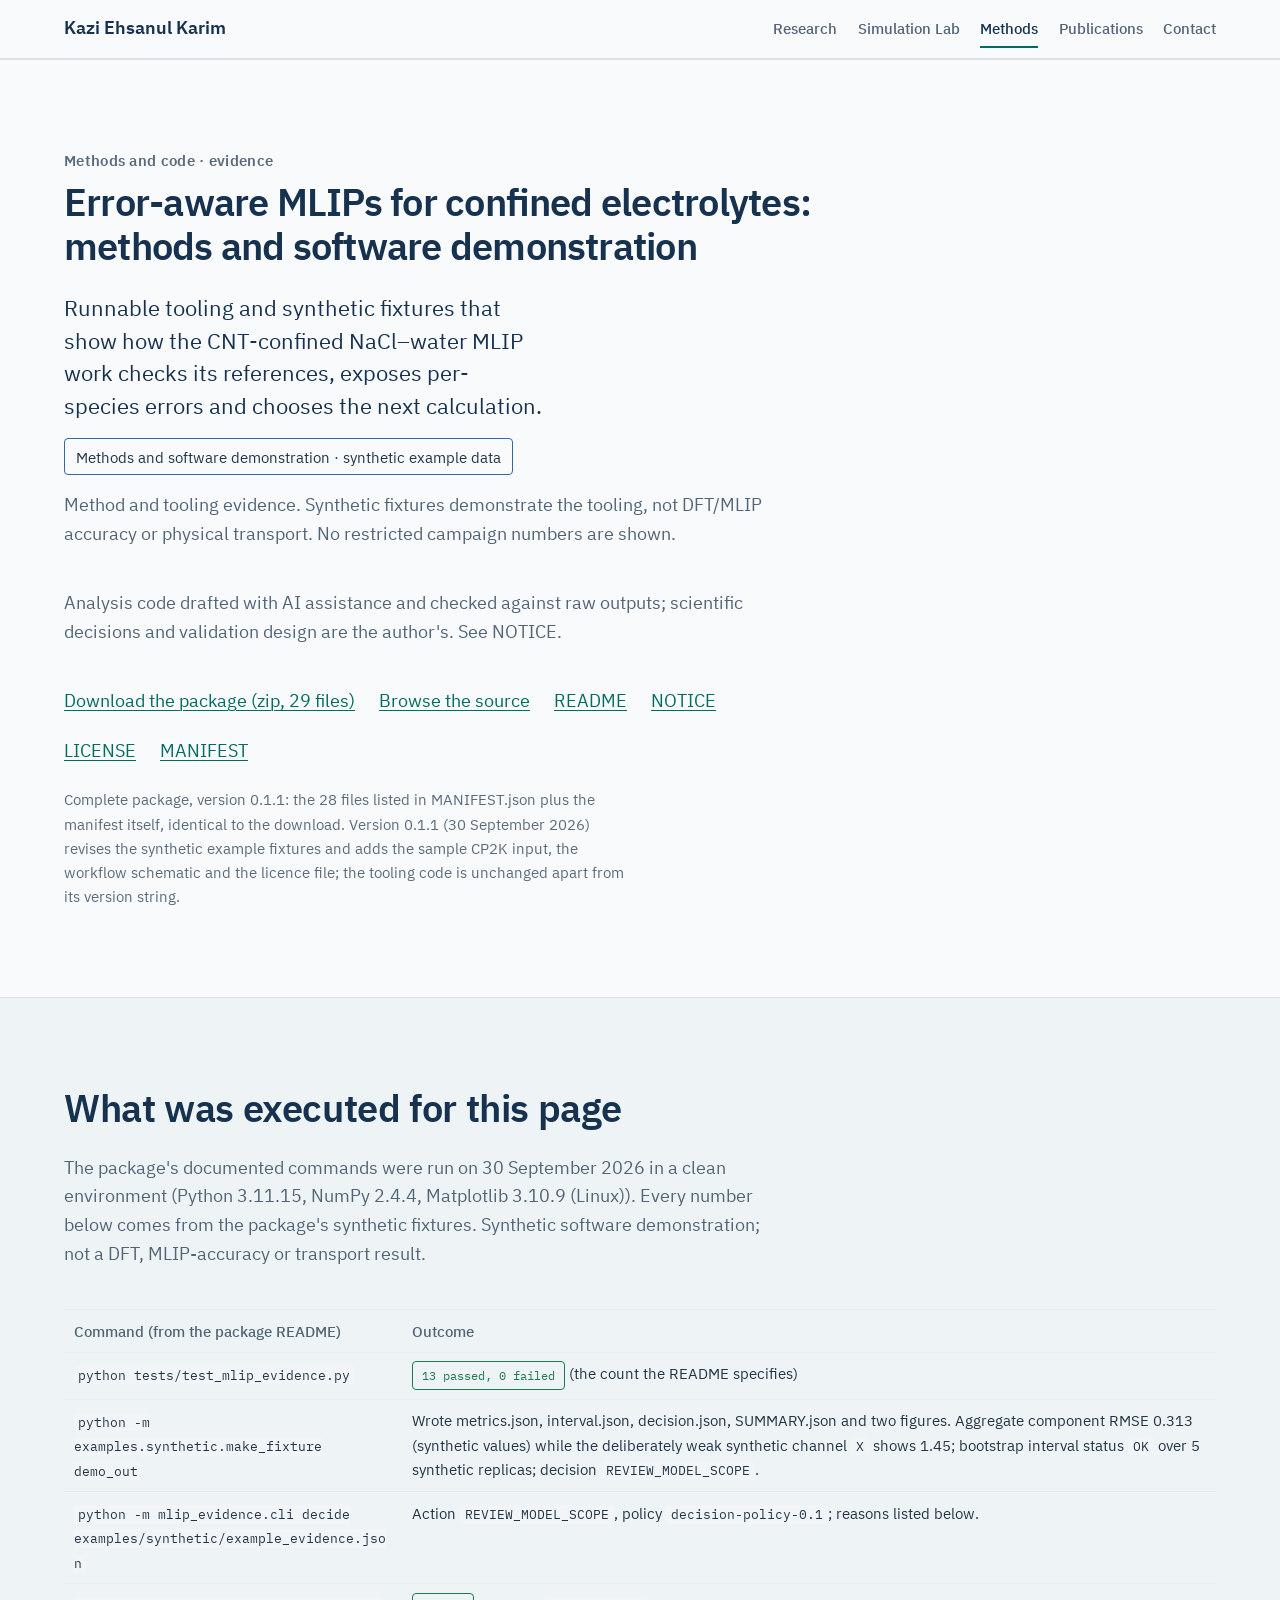
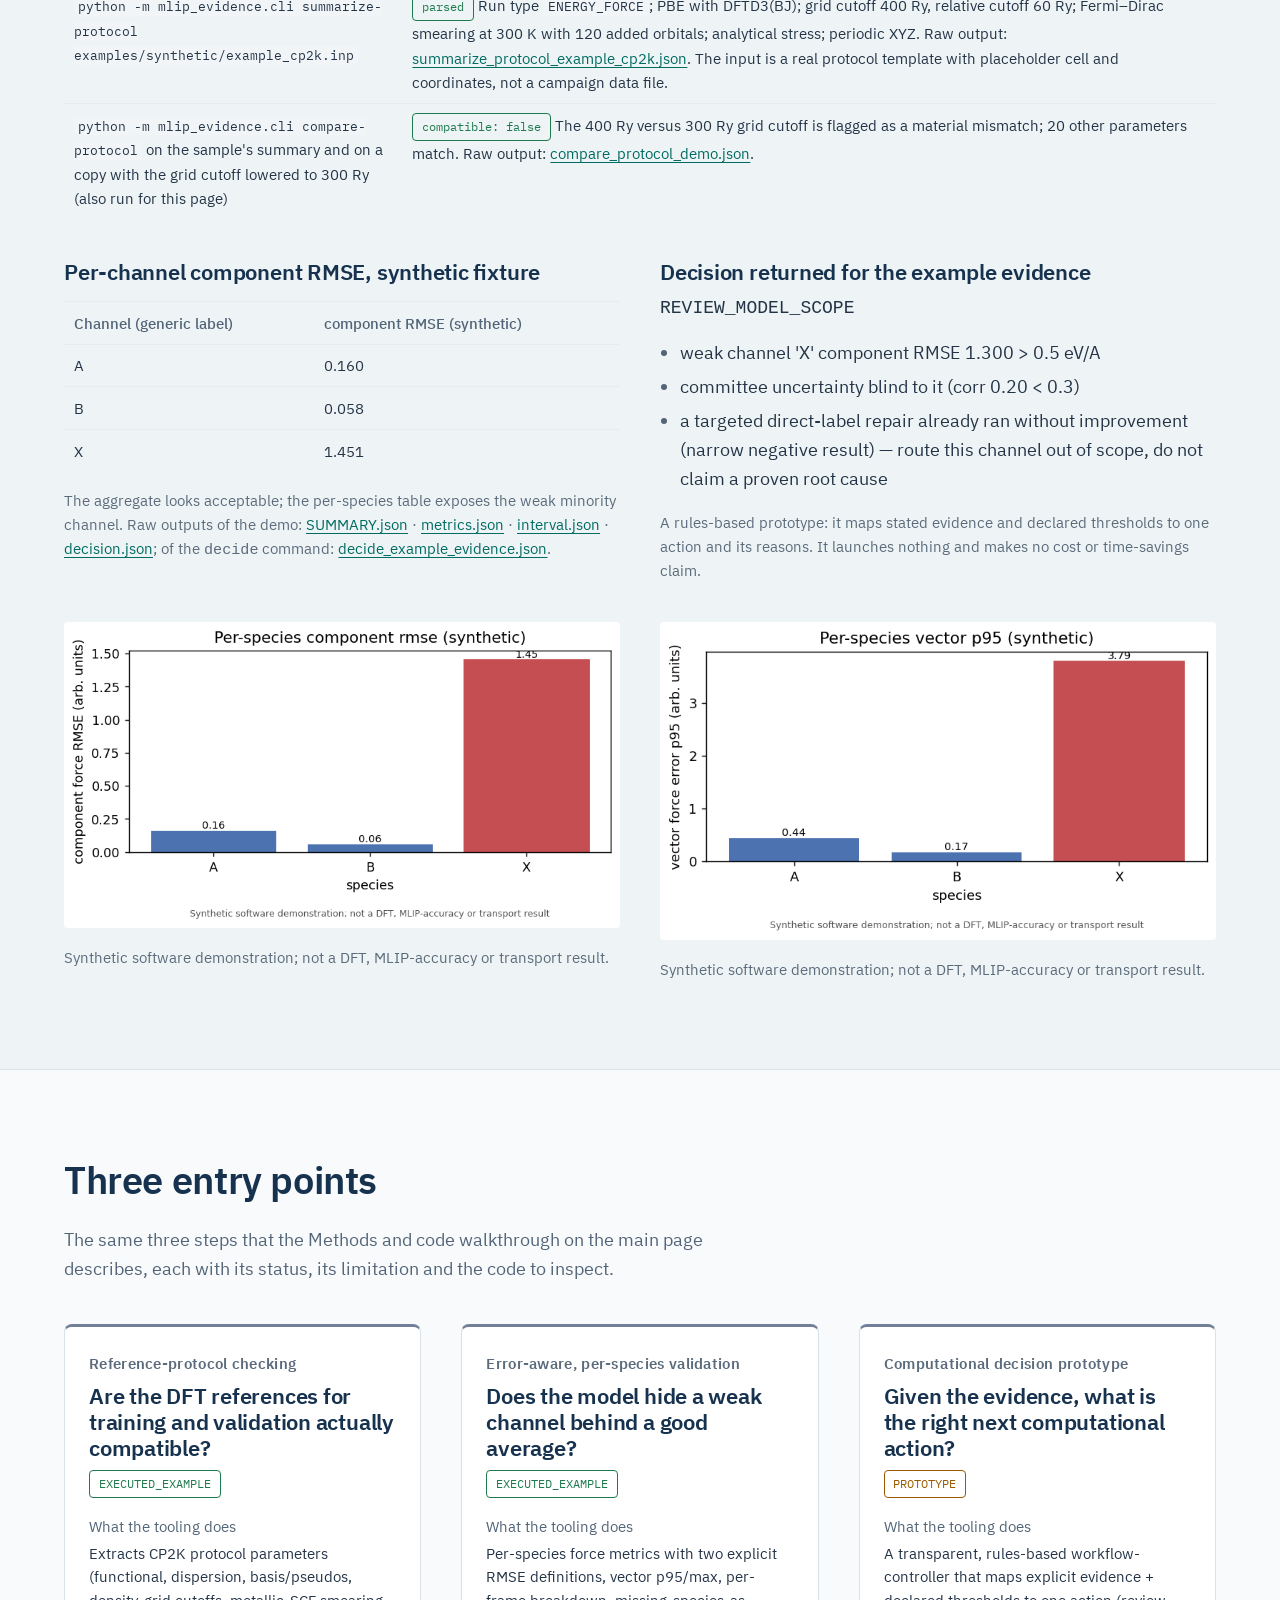
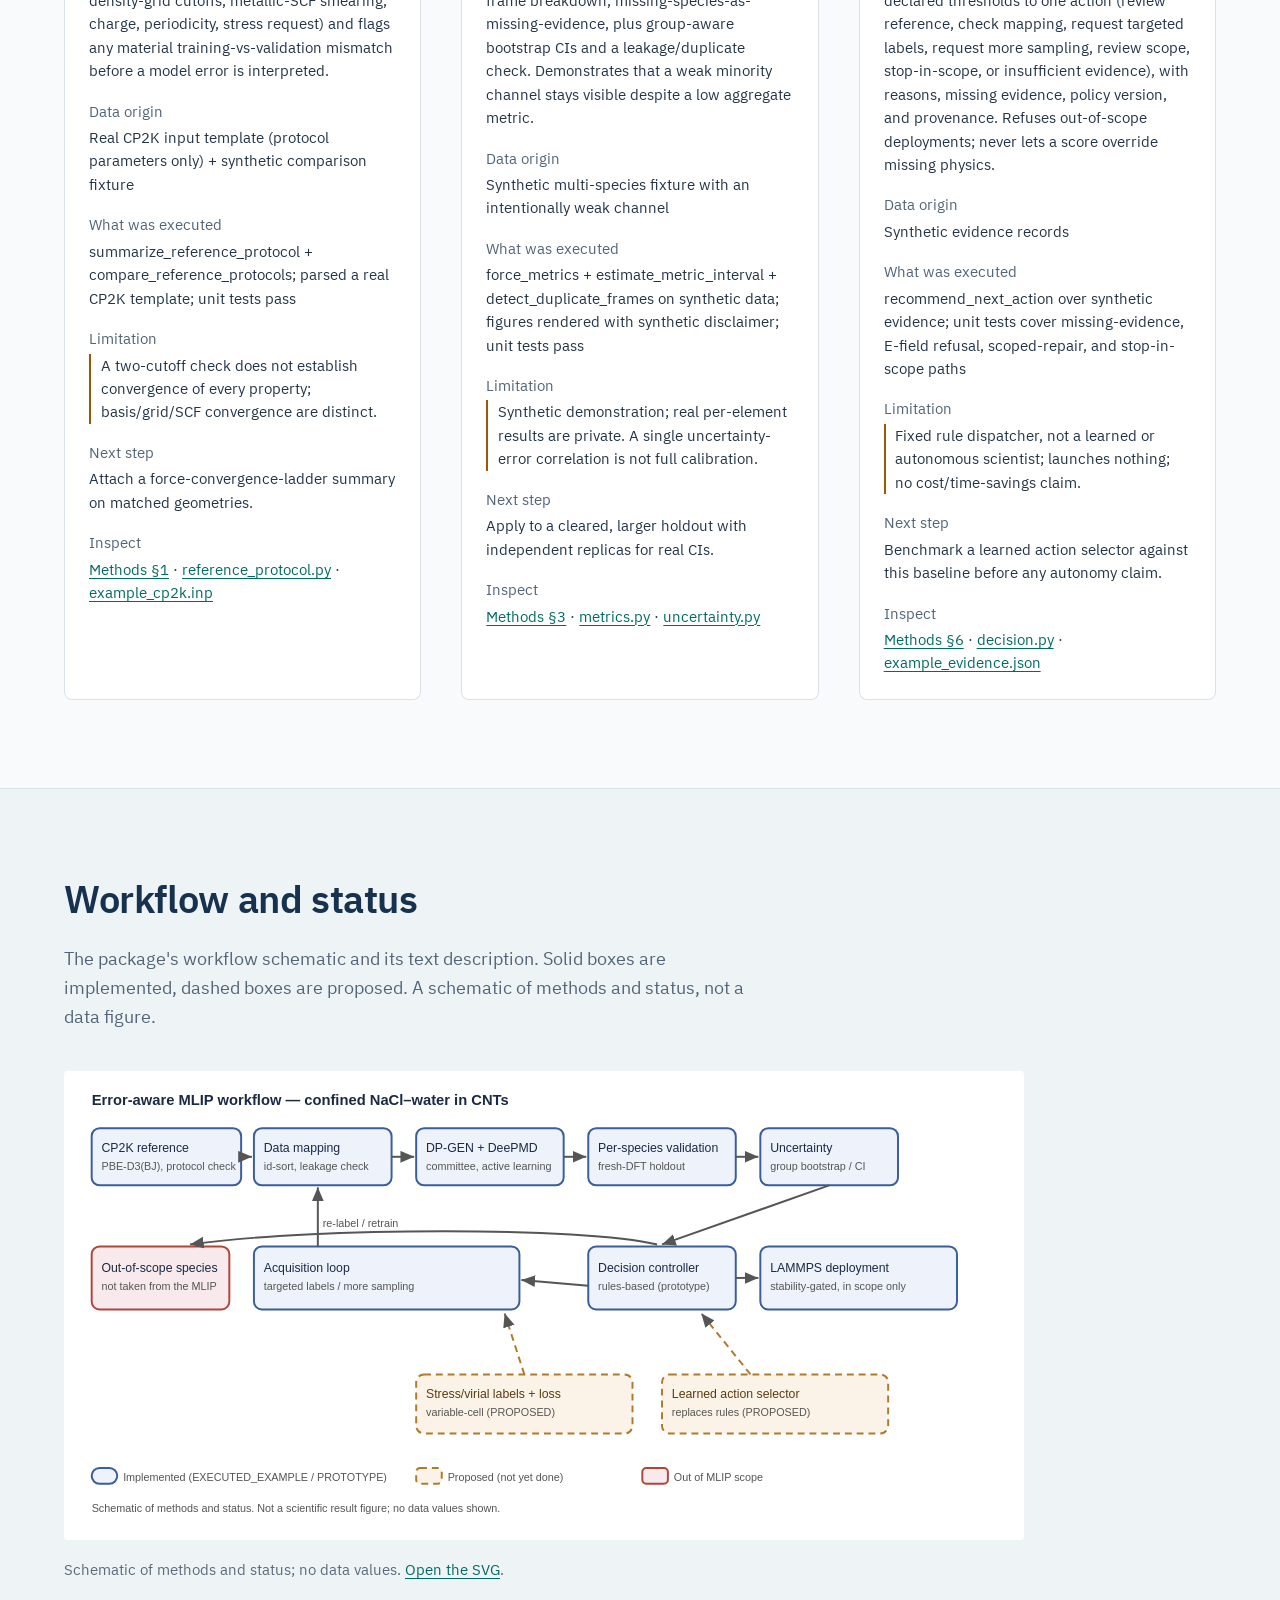
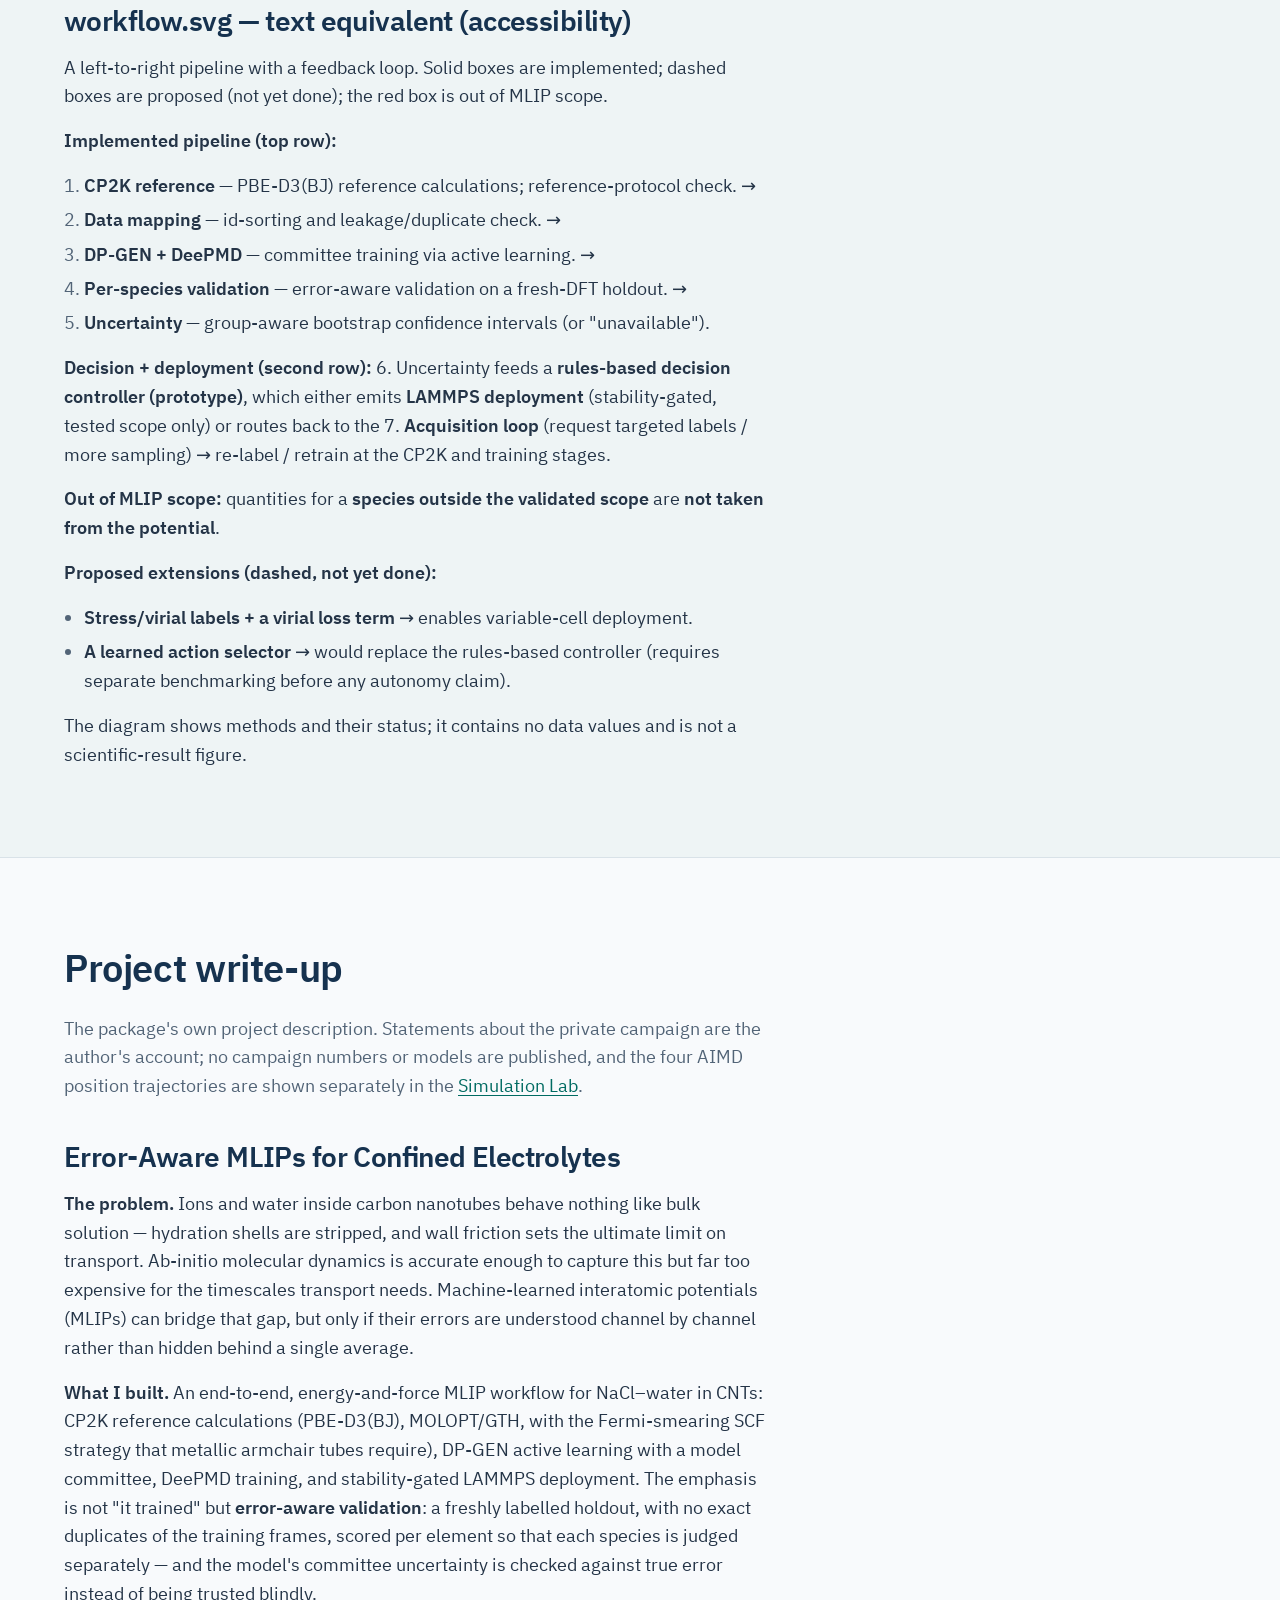
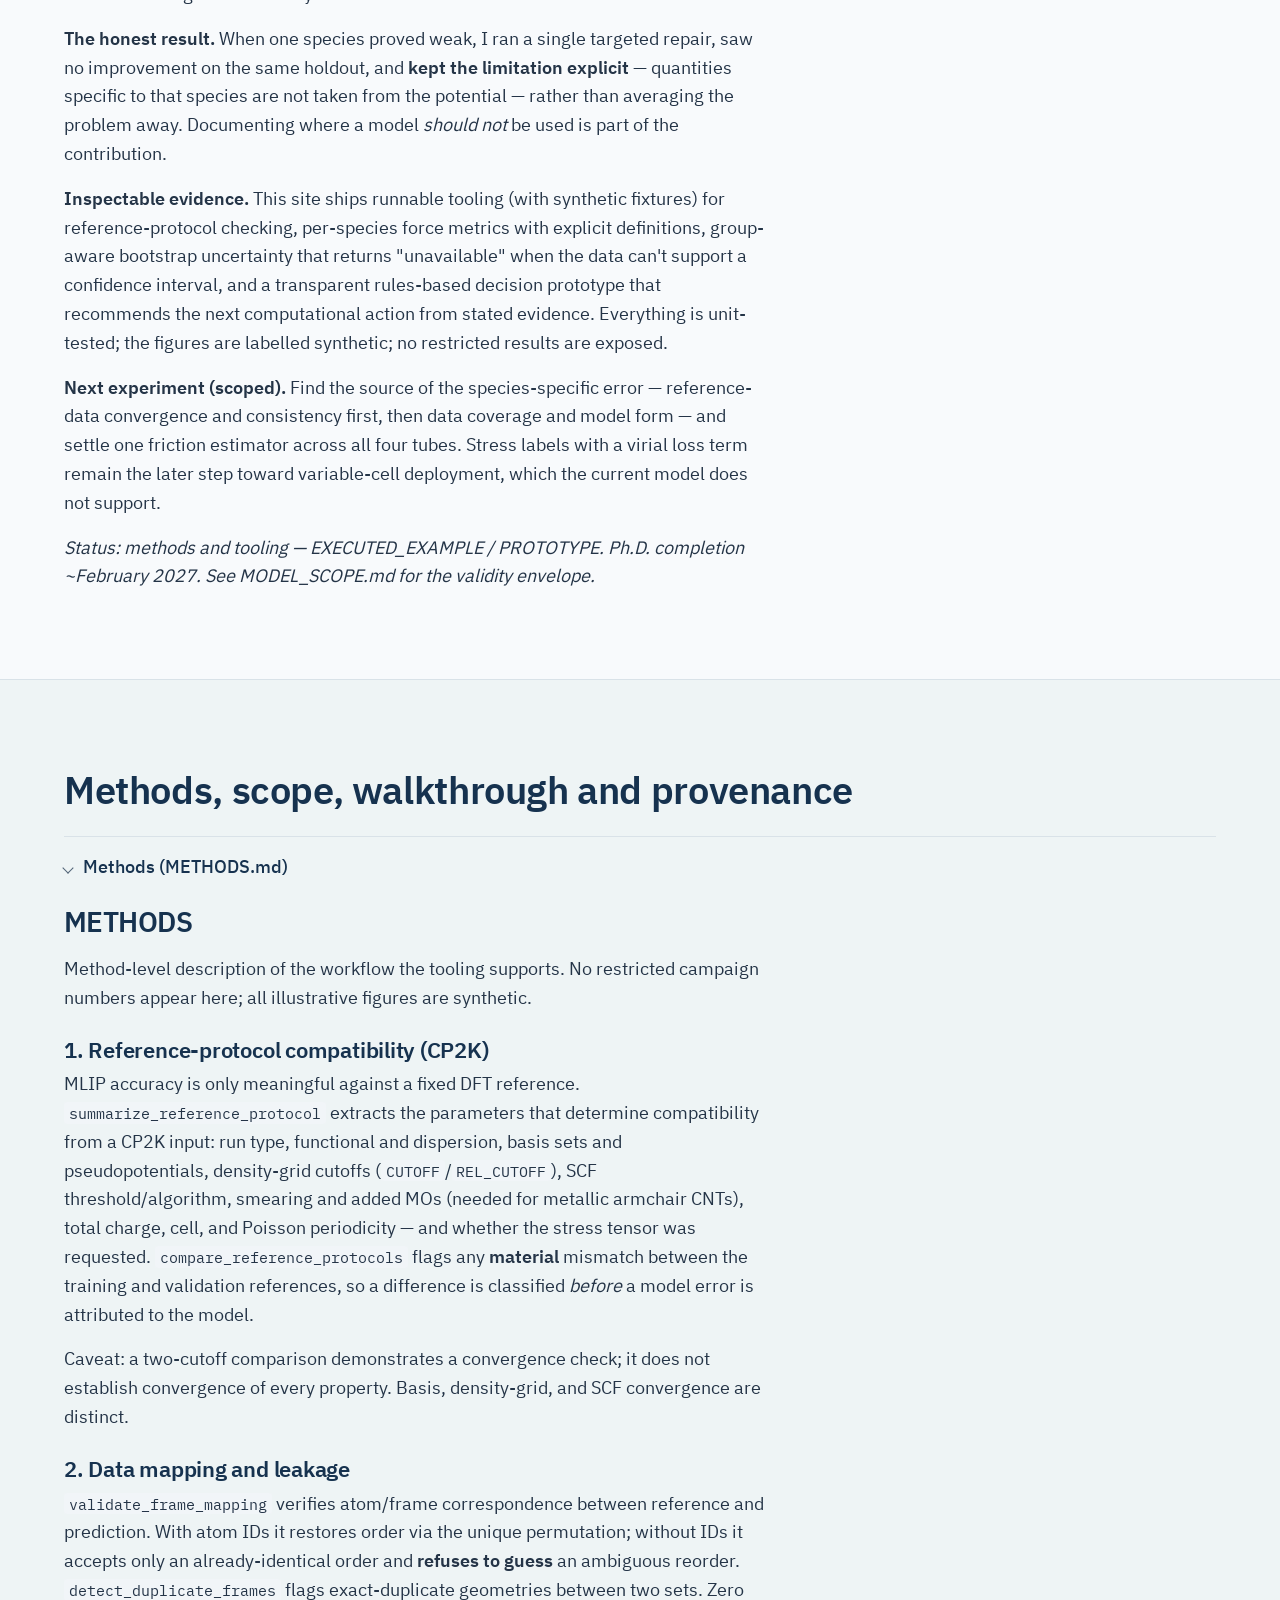
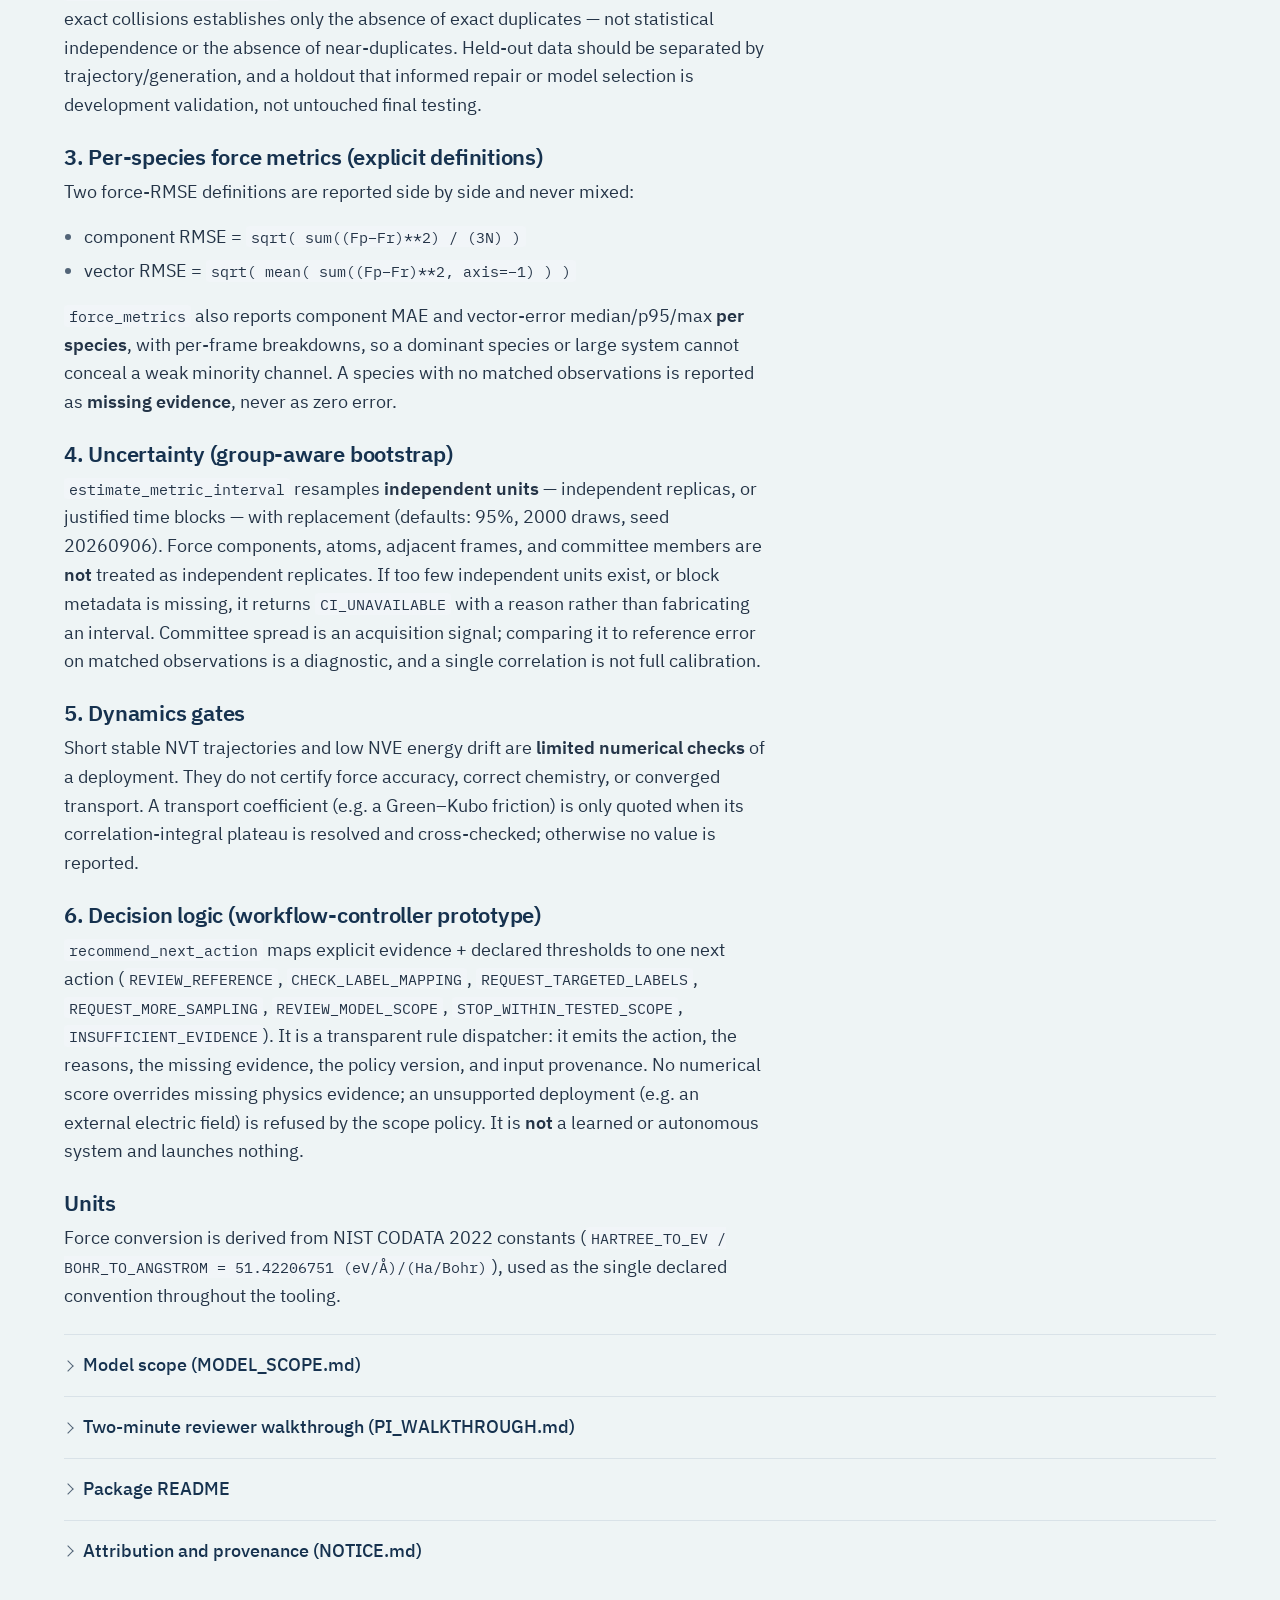
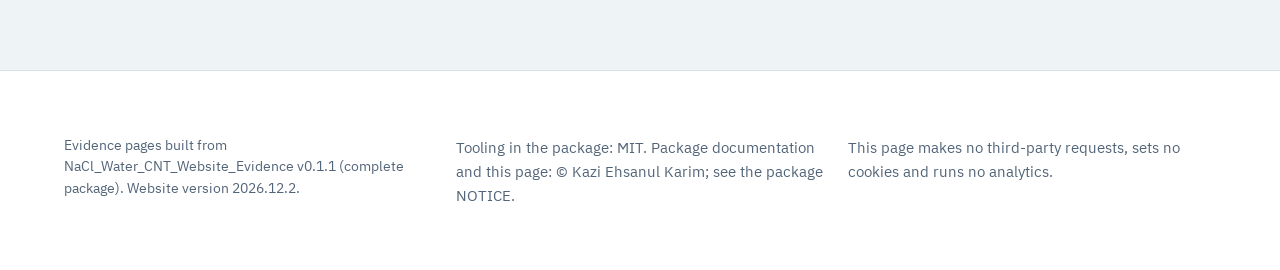
<file: evidence/nacl-water-cnt/index.html>
<!DOCTYPE html>
<html lang="en">
<head>
<meta charset="utf-8">
<meta name="viewport" content="width=device-width, initial-scale=1">
<title>Error-aware MLIPs: methods and software demonstration — Kazi Ehsanul Karim</title>
<meta name="description" content="Runnable methods tooling with synthetic fixtures for the CNT-confined NaCl–water MLIP work of Kazi Ehsanul Karim: reference-protocol checking, per-species force diagnostics, group-aware uncertainty and a rules-based decision prototype. Synthetic example data; no campaign results.">
<meta name="robots" content="index,follow">
<link rel="icon" type="image/svg+xml" href="../../assets/icons/favicon.svg">
<meta name="theme-color" content="#F8FAFC">
<link rel="stylesheet" href="../../styles/tokens.css">
<link rel="stylesheet" href="../../styles/layout.css">
<link rel="stylesheet" href="../../styles/components.css">
</head>
<body>
<a class="skip-link" href="#main">Skip to content</a>
<header class="site-header">
  <div class="container">
    <a class="brand" href="../../index.html">Kazi Ehsanul Karim</a>
    <button class="nav-toggle" type="button" aria-expanded="false" aria-controls="site-nav" hidden>Menu</button>
    <nav class="site-nav" id="site-nav" aria-label="Sections">
      <a href="../../index.html#research">Research</a>
      <a href="../../index.html#lab">Simulation Lab</a>
      <a href="../../index.html#practice" aria-current="page">Methods</a>
      <a href="../../index.html#publications">Publications</a>
      <a href="../../index.html#contact">Contact</a>
    </nav>
  </div>
</header>
<main id="main">

<section class="section" id="top">
  <div class="container">
    <p class="project-kicker">Methods and code · evidence</p>
    <h1 class="evidence-title">Error-aware MLIPs for confined electrolytes: methods and software demonstration</h1>
    <p class="statement">Runnable tooling and synthetic fixtures that show how the CNT-confined NaCl–water MLIP work checks its references, exposes per-species errors and chooses the next calculation.</p>
    <p><span class="badge badge-label">Methods and software demonstration · synthetic example data</span></p>
    <p class="section-intro">Method and tooling evidence. Synthetic fixtures demonstrate the tooling, not DFT/MLIP accuracy or physical transport. No restricted campaign numbers are shown.</p>
    <p class="section-intro">Analysis code drafted with AI assistance and checked against raw outputs; scientific decisions and validation design are the author&#x27;s. See NOTICE.</p>
    <ul class="links">
      <li><a href="../../assets/downloads/NaCl_Water_CNT_Website_Evidence_v0.1.1.zip" download>Download the package (zip, 29 files)</a></li>
      <li><a href="source.html">Browse the source</a></li>
      <li><a href="package/README.md">README</a></li>
      <li><a href="package/NOTICE.md">NOTICE</a></li>
      <li><a href="package/LICENSE">LICENSE</a></li>
      <li><a href="package/MANIFEST.json">MANIFEST</a></li>
    </ul>
    <p class="agent-note">Complete package, version 0.1.1: the 28 files listed in MANIFEST.json plus the manifest itself, identical to the download. Version 0.1.1 (30 September 2026) revises the synthetic example fixtures and adds the sample CP2K input, the workflow schematic and the licence file; the tooling code is unchanged apart from its version string.</p>
  </div>
</section>

<section class="section section-band" id="executed">
  <div class="container">
    <h2>What was executed for this page</h2>
    <p class="section-intro">The package's documented commands were run on 30 September 2026 in a clean environment (Python 3.11.15, NumPy 2.4.4, Matplotlib 3.10.9 (Linux)). Every number below comes from the package's synthetic fixtures. Synthetic software demonstration; not a DFT, MLIP-accuracy or transport result.</p>
    <table class="runtable">
      <thead><tr><th>Command (from the package README)</th><th>Outcome</th></tr></thead>
      <tbody>
        <tr><td><code>python tests/test_mlip_evidence.py</code></td><td><span class="badge badge-exec">13 passed, 0 failed</span> (the count the README specifies)</td></tr>
        <tr><td><code>python -m examples.synthetic.make_fixture demo_out</code></td><td>Wrote metrics.json, interval.json, decision.json, SUMMARY.json and two figures. Aggregate component RMSE 0.313 (synthetic values) while the deliberately weak synthetic channel <code>X</code> shows 1.45; bootstrap interval status <code>OK</code> over 5 synthetic replicas; decision <code>REVIEW_MODEL_SCOPE</code>.</td></tr>
        <tr><td><code>python -m mlip_evidence.cli decide examples/synthetic/example_evidence.json</code></td><td>Action <code>REVIEW_MODEL_SCOPE</code>, policy <code>decision-policy-0.1</code>; reasons listed below.</td></tr>
        <tr><td><code>python -m mlip_evidence.cli summarize-protocol examples/synthetic/example_cp2k.inp</code></td><td><span class="badge badge-exec">parsed</span> Run type <code>ENERGY_FORCE</code>; PBE with DFTD3(BJ); grid cutoff 400 Ry, relative cutoff 60 Ry; Fermi–Dirac smearing at 300 K with 120 added orbitals; analytical stress; periodic XYZ. Raw output: <a href="executed/summarize_protocol_example_cp2k.json">summarize_protocol_example_cp2k.json</a>. The input is a real protocol template with placeholder cell and coordinates, not a campaign data file.</td></tr>
        <tr><td><code>python -m mlip_evidence.cli compare-protocol</code> on the sample's summary and on a copy with the grid cutoff lowered to 300 Ry (also run for this page)</td><td><span class="badge badge-exec">compatible: false</span> The 400 Ry versus 300 Ry grid cutoff is flagged as a material mismatch; 20 other parameters match. Raw output: <a href="executed/compare_protocol_demo.json">compare_protocol_demo.json</a>.</td></tr>
      </tbody>
    </table>
    <div class="grid-2" style="margin-top: var(--space-4)">
      <div>
        <h3>Per-channel component RMSE, synthetic fixture</h3>
        <table class="runtable"><thead><tr><th>Channel (generic label)</th><th>component RMSE (synthetic)</th></tr></thead><tbody><tr><td>A</td><td>0.160</td></tr><tr><td>B</td><td>0.058</td></tr><tr><td>X</td><td>1.451</td></tr></tbody></table>
        <p class="agent-note">The aggregate looks acceptable; the per-species table exposes the weak minority channel. Raw outputs of the demo: <a href="executed/SUMMARY.json">SUMMARY.json</a> · <a href="executed/metrics.json">metrics.json</a> · <a href="executed/interval.json">interval.json</a> · <a href="executed/decision.json">decision.json</a>; of the <code>decide</code> command: <a href="executed/decide_example_evidence.json">decide_example_evidence.json</a>.</p>
      </div>
      <div>
        <h3>Decision returned for the example evidence</h3>
        <p><code>REVIEW_MODEL_SCOPE</code></p>
        <ul><li>weak channel &#x27;X&#x27; component RMSE 1.300 &gt; 0.5 eV/A</li><li>committee uncertainty blind to it (corr 0.20 &lt; 0.3)</li><li>a targeted direct-label repair already ran without improvement (narrow negative result) — route this channel out of scope, do not claim a proven root cause</li></ul>
        <p class="agent-note">A rules-based prototype: it maps stated evidence and declared thresholds to one action and its reasons. It launches nothing and makes no cost or time-savings claim.</p>
      </div>
    </div>
    <div class="grid-2" style="margin-top: var(--space-4)">
      <figure class="evfig"><img src="executed/validation_component_rmse.png" alt="Bar chart of per-species component force RMSE from the synthetic fixture (generic channels A, B and X, not chemical elements); the X bar is highlighted as the weak channel." loading="lazy"><figcaption>Synthetic software demonstration; not a DFT, MLIP-accuracy or transport result.</figcaption></figure>
      <figure class="evfig"><img src="executed/validation_vector_p95.png" alt="Bar chart of per-species 95th-percentile vector force error from the synthetic fixture; the X bar is highlighted." loading="lazy"><figcaption>Synthetic software demonstration; not a DFT, MLIP-accuracy or transport result.</figcaption></figure>
    </div>
  </div>
</section>

<section class="section" id="cards">
  <div class="container">
    <h2>Three entry points</h2>
    <p class="section-intro">The same three steps that the Methods and code walkthrough on the main page describes, each with its status, its limitation and the code to inspect.</p>
    <div class="projects">
      <article class="ecard" id="reference-checking">
        <p class="project-kicker">Reference-protocol checking</p>
        <h3>Are the DFT references for training and validation actually compatible?</h3>
        <p><span class="badge badge-exec">EXECUTED_EXAMPLE</span></p>
        <dl class="project-dl">
          <dt>What the tooling does</dt><dd>Extracts CP2K protocol parameters (functional, dispersion, basis/pseudos, density-grid cutoffs, metallic-SCF smearing, charge, periodicity, stress request) and flags any material training-vs-validation mismatch before a model error is interpreted.</dd>
          <dt>Data origin</dt><dd>Real CP2K input template (protocol parameters only) + synthetic comparison fixture</dd>
          <dt>What was executed</dt><dd>summarize_reference_protocol + compare_reference_protocols; parsed a real CP2K template; unit tests pass</dd>
          <dt>Limitation</dt><dd class="limitation">A two-cutoff check does not establish convergence of every property; basis/grid/SCF convergence are distinct.</dd>
          <dt>Next step</dt><dd>Attach a force-convergence-ladder summary on matched geometries.</dd>
          <dt>Inspect</dt><dd><a href="#s1-reference-protocol-compatibility-cp2k">Methods §1</a> · <a href="source.html#mlip_evidence-reference_protocol-py">reference_protocol.py</a> · <a href="source.html#examples-synthetic-example_cp2k-inp">example_cp2k.inp</a></dd>
        </dl>
      </article>
      <article class="ecard" id="error-diagnosis">
        <p class="project-kicker">Error-aware, per-species validation</p>
        <h3>Does the model hide a weak channel behind a good average?</h3>
        <p><span class="badge badge-exec">EXECUTED_EXAMPLE</span></p>
        <dl class="project-dl">
          <dt>What the tooling does</dt><dd>Per-species force metrics with two explicit RMSE definitions, vector p95/max, per-frame breakdown, missing-species-as-missing-evidence, plus group-aware bootstrap CIs and a leakage/duplicate check. Demonstrates that a weak minority channel stays visible despite a low aggregate metric.</dd>
          <dt>Data origin</dt><dd>Synthetic multi-species fixture with an intentionally weak channel</dd>
          <dt>What was executed</dt><dd>force_metrics + estimate_metric_interval + detect_duplicate_frames on synthetic data; figures rendered with synthetic disclaimer; unit tests pass</dd>
          <dt>Limitation</dt><dd class="limitation">Synthetic demonstration; real per-element results are private. A single uncertainty-error correlation is not full calibration.</dd>
          <dt>Next step</dt><dd>Apply to a cleared, larger holdout with independent replicas for real CIs.</dd>
          <dt>Inspect</dt><dd><a href="#s3-per-species-force-metrics-explicit-definitions">Methods §3</a> · <a href="source.html#mlip_evidence-metrics-py">metrics.py</a> · <a href="source.html#mlip_evidence-uncertainty-py">uncertainty.py</a></dd>
        </dl>
      </article>
      <article class="ecard" id="computational-decisions">
        <p class="project-kicker">Computational decision prototype</p>
        <h3>Given the evidence, what is the right next computational action?</h3>
        <p><span class="badge badge-proto">PROTOTYPE</span></p>
        <dl class="project-dl">
          <dt>What the tooling does</dt><dd>A transparent, rules-based workflow-controller that maps explicit evidence + declared thresholds to one action (review reference, check mapping, request targeted labels, request more sampling, review scope, stop-in-scope, or insufficient evidence), with reasons, missing evidence, policy version, and provenance. Refuses out-of-scope deployments; never lets a score override missing physics.</dd>
          <dt>Data origin</dt><dd>Synthetic evidence records</dd>
          <dt>What was executed</dt><dd>recommend_next_action over synthetic evidence; unit tests cover missing-evidence, E-field refusal, scoped-repair, and stop-in-scope paths</dd>
          <dt>Limitation</dt><dd class="limitation">Fixed rule dispatcher, not a learned or autonomous scientist; launches nothing; no cost/time-savings claim.</dd>
          <dt>Next step</dt><dd>Benchmark a learned action selector against this baseline before any autonomy claim.</dd>
          <dt>Inspect</dt><dd><a href="#s6-decision-logic-workflow-controller-prototype">Methods §6</a> · <a href="source.html#mlip_evidence-decision-py">decision.py</a> · <a href="source.html#examples-synthetic-example_evidence-json">example_evidence.json</a></dd>
        </dl>
      </article>
    </div>
  </div>
</section>

<section class="section section-band" id="workflow">
  <div class="container">
    <h2>Workflow and status</h2>
    <p class="section-intro">The package's workflow schematic and its text description. Solid boxes are implemented, dashed boxes are proposed. A schematic of methods and status, not a data figure.</p>
    <figure class="evfig evfig-wide"><img src="package/website/workflow.svg" width="960" height="460" alt="Workflow schematic of the error-aware MLIP methods: implemented pipeline stages, the decision loop back to targeted labelling, and two proposed extensions. The full text description follows." loading="lazy"><figcaption>Schematic of methods and status; no data values. <a href="package/website/workflow.svg">Open the SVG</a>.</figcaption></figure>
    <div class="doc"><h1 id="workflowsvg--text-equivalent-accessibility">workflow.svg — text
equivalent (accessibility)</h1>
<p>A left-to-right pipeline with a feedback loop. Solid boxes are
implemented; dashed boxes are proposed (not yet done); the red box is
out of MLIP scope.</p>
<p><strong>Implemented pipeline (top row):</strong></p>
<ol type="1">
<li><strong>CP2K reference</strong> — PBE-D3(BJ) reference calculations;
reference-protocol check. →</li>
<li><strong>Data mapping</strong> — id-sorting and leakage/duplicate
check. →</li>
<li><strong>DP-GEN + DeePMD</strong> — committee training via active
learning. →</li>
<li><strong>Per-species validation</strong> — error-aware validation on
a fresh-DFT holdout. →</li>
<li><strong>Uncertainty</strong> — group-aware bootstrap confidence
intervals (or "unavailable").</li>
</ol>
<p><strong>Decision + deployment (second row):</strong> 6. Uncertainty
feeds a <strong>rules-based decision controller (prototype)</strong>,
which either emits <strong>LAMMPS deployment</strong> (stability-gated,
tested scope only) or routes back to the 7. <strong>Acquisition
loop</strong> (request targeted labels / more sampling) → re-label /
retrain at the CP2K and training stages.</p>
<p><strong>Out of MLIP scope:</strong> quantities for a <strong>species
outside the validated scope</strong> are <strong>not taken from the
potential</strong>.</p>
<p><strong>Proposed extensions (dashed, not yet done):</strong></p>
<ul>
<li><strong>Stress/virial labels + a virial loss term</strong> → enables
variable-cell deployment.</li>
<li><strong>A learned action selector</strong> → would replace the
rules-based controller (requires separate benchmarking before any
autonomy claim).</li>
</ul>
<p>The diagram shows methods and their status; it contains no data
values and is not a scientific-result figure.</p>
</div>
  </div>
</section>

<section class="section" id="project">
  <div class="container">
    <h2>Project write-up</h2>
    <p class="section-intro">The package's own project description. Statements about the private campaign are the author's account; no campaign numbers or models are published, and the four AIMD position trajectories are shown separately in the <a href="../../lab/cnt/">Simulation Lab</a>.</p>
    <div class="doc"><h1 id="error-aware-mlips-for-confined-electrolytes">Error-Aware MLIPs
for Confined Electrolytes</h1>
<p><strong>The problem.</strong> Ions and water inside carbon nanotubes
behave nothing like bulk solution — hydration shells are stripped, and
wall friction sets the ultimate limit on transport. Ab-initio molecular
dynamics is accurate enough to capture this but far too expensive for
the timescales transport needs. Machine-learned interatomic potentials
(MLIPs) can bridge that gap, but only if their errors are understood
channel by channel rather than hidden behind a single average.</p>
<p><strong>What I built.</strong> An end-to-end, energy-and-force MLIP
workflow for NaCl–water in CNTs: CP2K reference calculations
(PBE-D3(BJ), MOLOPT/GTH, with the Fermi-smearing SCF strategy that
metallic armchair tubes require), DP-GEN active learning with a model
committee, DeePMD training, and stability-gated LAMMPS deployment. The
emphasis is not "it trained" but <strong>error-aware
validation</strong>: a freshly labelled holdout, with no exact
duplicates of the training frames, scored per element so that each
species is judged separately — and the model's committee uncertainty is
checked against true error instead of being trusted blindly.</p>
<p><strong>The honest result.</strong> When one species proved weak, I
ran a single targeted repair, saw no improvement on the same holdout,
and <strong>kept the limitation explicit</strong> — quantities specific
to that species are not taken from the potential — rather than averaging
the problem away. Documenting where a model <em>should not</em> be used
is part of the contribution.</p>
<p><strong>Inspectable evidence.</strong> This site ships runnable
tooling (with synthetic fixtures) for reference-protocol checking,
per-species force metrics with explicit definitions, group-aware
bootstrap uncertainty that returns "unavailable" when the data can't
support a confidence interval, and a transparent rules-based decision
prototype that recommends the next computational action from stated
evidence. Everything is unit-tested; the figures are labelled synthetic;
no restricted results are exposed.</p>
<p><strong>Next experiment (scoped).</strong> Find the source of the
species-specific error — reference-data convergence and consistency
first, then data coverage and model form — and settle one friction
estimator across all four tubes. Stress labels with a virial loss term
remain the later step toward variable-cell deployment, which the current
model does not support.</p>
<p><em>Status: methods and tooling — EXECUTED_EXAMPLE / PROTOTYPE. Ph.D.
completion ~February 2027. See MODEL_SCOPE.md for the validity
envelope.</em></p>
</div>
  </div>
</section>

<section class="section section-band" id="docs">
  <div class="container">
    <h2>Methods, scope, walkthrough and provenance</h2>
    <details class="disclosure" open><summary>Methods (METHODS.md)</summary><div class="disclosure-body doc"><h1 id="methods">METHODS</h1>
<p>Method-level description of the workflow the tooling supports. No
restricted campaign numbers appear here; all illustrative figures are
synthetic.</p>
<h2 id="s1-reference-protocol-compatibility-cp2k">1. Reference-protocol
compatibility (CP2K)</h2>
<p>MLIP accuracy is only meaningful against a fixed DFT reference.
<code>summarize_reference_protocol</code> extracts the parameters that
determine compatibility from a CP2K input: run type, functional and
dispersion, basis sets and pseudopotentials, density-grid cutoffs
(<code>CUTOFF</code>/<code>REL_CUTOFF</code>), SCF threshold/algorithm,
smearing and added MOs (needed for metallic armchair CNTs), total
charge, cell, and Poisson periodicity — and whether the stress tensor
was requested. <code>compare_reference_protocols</code> flags any
<strong>material</strong> mismatch between the training and validation
references, so a difference is classified <em>before</em> a model error
is attributed to the model.</p>
<p>Caveat: a two-cutoff comparison demonstrates a convergence check; it
does not establish convergence of every property. Basis, density-grid,
and SCF convergence are distinct.</p>
<h2 id="s2-data-mapping-and-leakage">2. Data mapping and leakage</h2>
<p><code>validate_frame_mapping</code> verifies atom/frame
correspondence between reference and prediction. With atom IDs it
restores order via the unique permutation; without IDs it accepts only
an already-identical order and <strong>refuses to guess</strong> an
ambiguous reorder. <code>detect_duplicate_frames</code> flags
exact-duplicate geometries between two sets. Zero exact collisions
establishes only the absence of exact duplicates — not statistical
independence or the absence of near-duplicates. Held-out data should be
separated by trajectory/generation, and a holdout that informed repair
or model selection is development validation, not untouched final
testing.</p>
<h2 id="s3-per-species-force-metrics-explicit-definitions">3. Per-species
force metrics (explicit definitions)</h2>
<p>Two force-RMSE definitions are reported side by side and never
mixed:</p>
<ul>
<li>component RMSE = <code>sqrt( sum((Fp−Fr)**2) / (3N) )</code></li>
<li>vector RMSE =
<code>sqrt( mean( sum((Fp−Fr)**2, axis=−1) ) )</code></li>
</ul>
<p><code>force_metrics</code> also reports component MAE and
vector-error median/p95/max <strong>per species</strong>, with per-frame
breakdowns, so a dominant species or large system cannot conceal a weak
minority channel. A species with no matched observations is reported as
<strong>missing evidence</strong>, never as zero error.</p>
<h2 id="s4-uncertainty-group-aware-bootstrap">4. Uncertainty (group-aware
bootstrap)</h2>
<p><code>estimate_metric_interval</code> resamples <strong>independent
units</strong> — independent replicas, or justified time blocks — with
replacement (defaults: 95%, 2000 draws, seed 20260906). Force
components, atoms, adjacent frames, and committee members are
<strong>not</strong> treated as independent replicates. If too few
independent units exist, or block metadata is missing, it returns
<code>CI_UNAVAILABLE</code> with a reason rather than fabricating an
interval. Committee spread is an acquisition signal; comparing it to
reference error on matched observations is a diagnostic, and a single
correlation is not full calibration.</p>
<h2 id="s5-dynamics-gates">5. Dynamics gates</h2>
<p>Short stable NVT trajectories and low NVE energy drift are
<strong>limited numerical checks</strong> of a deployment. They do not
certify force accuracy, correct chemistry, or converged transport. A
transport coefficient (e.g. a Green–Kubo friction) is only quoted when
its correlation-integral plateau is resolved and cross-checked;
otherwise no value is reported.</p>
<h2 id="s6-decision-logic-workflow-controller-prototype">6. Decision
logic (workflow-controller prototype)</h2>
<p><code>recommend_next_action</code> maps explicit evidence + declared
thresholds to one next action (<code>REVIEW_REFERENCE</code>,
<code>CHECK_LABEL_MAPPING</code>, <code>REQUEST_TARGETED_LABELS</code>,
<code>REQUEST_MORE_SAMPLING</code>, <code>REVIEW_MODEL_SCOPE</code>,
<code>STOP_WITHIN_TESTED_SCOPE</code>,
<code>INSUFFICIENT_EVIDENCE</code>). It is a transparent rule
dispatcher: it emits the action, the reasons, the missing evidence, the
policy version, and input provenance. No numerical score overrides
missing physics evidence; an unsupported deployment (e.g. an external
electric field) is refused by the scope policy. It is
<strong>not</strong> a learned or autonomous system and launches
nothing.</p>
<h2 id="units">Units</h2>
<p>Force conversion is derived from NIST CODATA 2022 constants
(<code>HARTREE_TO_EV / BOHR_TO_ANGSTROM = 51.42206751 (eV/Å)/(Ha/Bohr)</code>),
used as the single declared convention throughout the tooling.</p>
</div></details>
    <details class="disclosure"><summary>Model scope (MODEL_SCOPE.md)</summary><div class="disclosure-body doc"><h1 id="model-scope-public">MODEL SCOPE (public)</h1>
<p>Validity envelope of the confined-electrolyte MLIP, at the level of
<em>what it is for</em> and <em>what it must not be used for</em>. This
is a scope statement, not a results sheet — no restricted campaign
numbers appear here.</p>
<h2 id="what-the-model-is">What the model is</h2>
<ul>
<li><strong>Architecture:</strong> standard <strong>local</strong>
DeePMD potential (<code>se_e2_a</code> descriptor). Coulomb interactions
are represented only implicitly, within the descriptor cutoff. It is
<strong>not</strong> a long-range / charge-aware model (not DPLR), and
it is <strong>not</strong> an equivariant model (not MACE/NequIP).</li>
<li><strong>Training labels:</strong> <strong>energy and force
only.</strong> Stress/virial is <strong>not</strong> in the training
objective, so variable-cell/NPT behaviour is untrained.</li>
<li><strong>Committee:</strong> a small multi-model committee (shared
warm-start lineage) used for an active-learning acquisition signal;
committee spread is not a calibrated error on its own.</li>
</ul>
<h2 id="tested--supported-use-executed_example">Tested / supported use
(EXECUTED_EXAMPLE)</h2>
<ul>
<li>Equilibrium molecular dynamics of the <strong>same periodic CNT +
water + NaCl cells</strong> it was trained on, at temperatures inside
the trained range (~300–350 K), for: confined-water structure, structure
and coordination of the well-represented species, and wall-friction
analysis (estimator choice still under analysis; long runs are screened
for model-disagreement excursions before analysis).</li>
<li>Deployment uses a <strong>rigid-wall</strong> convention and passes
short-timescale stability gates; one narrow chirality is metastable with
flexible walls and is run rigid.</li>
</ul>
<h2 id="known-weakness-carried-into-every-claim">Known weakness (carried
into every claim)</h2>
<ul>
<li>One species is <strong>not accurately represented</strong> by this
local model. Quantities specific to it are <strong>not taken from the
MLIP</strong>, and the cause of the error is under investigation. This
is stated wherever those quantities appear.</li>
</ul>
<h2
id="prohibited-without-new-validation-proposed-extensions-only">PROHIBITED
without new validation (PROPOSED extensions only)</h2>
<ul>
<li>External <strong>electric fields</strong> or thermal gradients (no
field response in an energy/force PES).</li>
<li><strong>Open-reservoir / membrane / CNT-mouth</strong> geometries
(only periodic tube cells are tested).</li>
<li><strong>Concentrations or tube lengths</strong> materially outside
the trained cells (no universal transferability claim).</li>
<li><strong>Stress / NPT / variable-cell</strong> simulation (virial
untrained).</li>
<li>Any reliance on <strong>explicit long-range electrostatics</strong>
(the model has none).</li>
</ul>
<p>The <code>mlip_evidence</code> decision policy encodes this envelope:
a request outside the tested deployment set returns
<code>REVIEW_MODEL_SCOPE</code> (refused) rather than a green light.</p>
</div></details>
    <details class="disclosure"><summary>Two-minute reviewer walkthrough (PI_WALKTHROUGH.md)</summary><div class="disclosure-body doc"><h1 id="two-minute-pi-walkthrough">Two-minute PI walkthrough</h1>
<p>A reviewer-facing script showing one shareable input, a raw
output/fixture, regenerated analysis, a personal decision, a limitation,
and the next check. Everything shown is either a methods artifact or a
labelled synthetic fixture — no restricted results.</p>
<h2 id="s000--framing-15-s">0:00 — Framing (15 s)</h2>
<p>"I build energy-and-force MLIPs for ions and water confined in carbon
nanotubes. What I want to show isn't that a model trained — it's how I
make its errors <em>legible</em> and let that drive the next
computational action."</p>
<h2 id="s015--one-shareable-input-20-s">0:15 — One shareable input (20
s)</h2>
<p>Open <code>examples/synthetic/example_cp2k.inp</code> and run:</p>
<pre class="bash"><code>python -m mlip_evidence.cli summarize-protocol examples/synthetic/example_cp2k.inp</code></pre>
<p>"This parses a CP2K reference input into a protocol summary —
functional, dispersion, grid cutoffs, the Fermi-smearing SCF strategy
metallic armchair tubes need, periodicity, and whether stress was even
requested. I compare training vs validation protocols so a reference
mismatch is caught <em>before</em> I blame the model."</p>
<h2 id="s035--raw-fixture--regenerated-analysis-35-s">0:35 — Raw fixture
→ regenerated analysis (35 s)</h2>
<pre class="bash"><code>python -m examples.synthetic.make_fixture demo_out</code></pre>
<p>"On a synthetic multi-species set with one deliberately weak channel,
the aggregate force RMSE looks fine — but the per-species table and
figure expose the weak channel anyway. A species with no data is
reported as <em>missing</em>, not zero. Uncertainty uses a group-aware
bootstrap over independent replicas and returns 'unavailable' when the
data can't support a confidence interval, instead of inventing one."</p>
<h2 id="s110--a-personal-decision-30-s">1:10 — A personal decision (30
s)</h2>
<pre class="bash"><code>python -m mlip_evidence.cli decide examples/synthetic/example_evidence.json</code></pre>
<p>"The controller reads the evidence and recommends the next action.
Here it returns <code>REVIEW_MODEL_SCOPE</code>: the weak channel's
committee uncertainty was blind to it, and a targeted repair had already
failed — so the honest move is to scope that channel out, not to keep
grinding."</p>
<h2 id="s140--limitation--next-check-20-s">1:40 — Limitation + next check
(20 s)</h2>
<p>"Limitations I state up front: this potential is local — no explicit
long-range electrostatics — and it's energy-and-force only, so no stress
or variable-cell. The next concrete step is to find the source of a weak
channel's error, starting with the consistency of its reference data;
stress labels with a virial loss term come after that."</p>
</div></details>
    <details class="disclosure"><summary>Package README</summary><div class="disclosure-body doc"><h1
id="error-aware-mlips-for-confined-electrolytes--evidence-tooling">Error-Aware
MLIPs for Confined Electrolytes — evidence tooling</h1>
<p>Reproducible, self-contained tooling that demonstrates the
<strong>methods</strong> behind a machine-learned interatomic potential
(MLIP) campaign for NaCl–water inside carbon nanotubes: CP2K
reference-protocol checking → error-aware per-species validation →
group-aware uncertainty → a transparent decision prototype → LAMMPS
deployment scope.</p>
<p><strong>Author role.</strong> Kazi Ehsanul Karim designed the
reference protocol, the validation and holdout strategy, the
active-learning and stability gates, and every scientific go/no-go
decision, and executed the calculations on his workstation. Analysis
code was drafted with AI assistance and checked against raw outputs. See
<code>NOTICE.md</code>.</p>
<h2 id="what-this-package-is--and-is-not">What this package is — and is
not</h2>
<ul>
<li><strong>Is:</strong> runnable tooling + <strong>synthetic</strong>
fixtures that exercise the analysis and decision logic, plus
methods/scope documentation.</li>
<li><strong>Is not:</strong> it runs <strong>no DFT</strong>,
trains/evaluates <strong>no MLIP</strong>, and produces <strong>no
physical result</strong>. Every number it prints comes from
clearly-labelled synthetic fixtures. Real campaign results, models, and
trajectories are intentionally excluded.</li>
</ul>
<h2 id="status-labels-used-throughout">Status labels used
throughout</h2>
<p><code>PUBLISHED</code> · <code>EXECUTED_EXAMPLE</code> ·
<code>PROTOTYPE</code> · <code>IN_DEVELOPMENT</code> ·
<code>PROPOSED</code>. Synthetic figures are stamped <em>"Synthetic
software demonstration; not a DFT, MLIP-accuracy or transport
result."</em></p>
<h2 id="prerequisites">Prerequisites</h2>
<ul>
<li>Python ≥ 3.10, NumPy, Matplotlib (report/figure regeneration).</li>
<li>No DFT/MLIP engine is required to run anything here.</li>
<li>Tested with: python 3.12, numpy 2.3, matplotlib 3.10; also executed
for the website with python 3.11.15, numpy 2.4.4, matplotlib
3.10.9.</li>
</ul>
<h2 id="runnable-examples-from-the-package-root">Runnable examples (from
the package root)</h2>
<pre class="bash"><code># 1. focused tests (should print &quot;13 passed, 0 failed&quot;)
python tests/test_mlip_evidence.py

# 2. full synthetic pipeline: metrics -&gt; figures -&gt; bootstrap CI -&gt; decision
python -m examples.synthetic.make_fixture demo_out
#   writes demo_out/{metrics.json, interval.json, decision.json, SUMMARY.json,
#   validation_component_rmse.png, validation_vector_p95.png}

# 3. parse a CP2K input into a protocol summary (works on any CP2K .inp)
python -m mlip_evidence.cli summarize-protocol examples/synthetic/example_cp2k.inp

# 4. run the decision controller on an evidence file
python -m mlip_evidence.cli decide examples/synthetic/example_evidence.json</code></pre>
<h2 id="package-layout">Package layout</h2>
<pre><code>mlip_evidence/        reference_protocol, frame_mapping, metrics, uncertainty,
                      decision (workflow-controller), figures, release, cli, constants
tests/                focused tests (one per named risk)
examples/synthetic/   deterministic fixtures + end-to-end demo (SYNTHETIC ONLY)
README.md METHODS.md MODEL_SCOPE.md    docs
website/              site copy, evidence cards, workflow.svg, integration notes
PI_WALKTHROUGH.md     two-minute reviewer script
LICENSE NOTICE.md     licensing + attribution</code></pre>
<h2 id="limits-read-before-citing">Limits (read before citing)</h2>
<ul>
<li>Synthetic fixtures demonstrate tooling, not accuracy or
transport.</li>
<li>The MLIP is <strong>energy-and-force</strong> only; stress/virial
and variable-cell are not trained.</li>
<li>The model is <strong>local</strong> (no explicit long-range
electrostatics); prohibited deployments are listed in
<code>MODEL_SCOPE.md</code>.</li>
<li>The decision component is a <strong>rules-based prototype</strong>,
not an autonomous agent.</li>
<li>See <code>METHODS.md</code> for definitions and
<code>MODEL_SCOPE.md</code> for the validity envelope.</li>
</ul>
</div></details>
    <details class="disclosure"><summary>Attribution and provenance (NOTICE.md)</summary><div class="disclosure-body doc"><h1 id="notice--attribution-and-provenance">NOTICE — attribution and
provenance</h1>
<h2 id="ownership-of-this-package">Ownership of this package</h2>
<p>The <code>mlip_evidence</code> tooling, its tests, the synthetic
examples, and the documentation in this package were authored for Kazi
Ehsanul Karim's research website. The <strong>scientific decisions,
validation design, reference protocol, and scope judgments are the
author's</strong>. The analysis code was <strong>drafted with AI
assistance</strong> and checked against raw outputs; a passing test
count demonstrates software behaviour, not scientific validity or
physical accuracy.</p>
<h2 id="what-is-included-vs-referenced">What is included vs.
referenced</h2>
<ul>
<li><strong>Included:</strong> new, self-contained tooling +
<strong>synthetic</strong> fixtures + methods/scope docs.</li>
<li><strong>Referenced only (NOT included):</strong> the DFT/MLIP
campaign's inputs, models, trajectories, logs, and numerical results;
these are private research artifacts.</li>
</ul>
<h2
id="upstream-software-used-in-the-underlying-research-not-distributed-here">Upstream
software (used in the underlying research; not distributed here)</h2>
<p>These tools were used to produce the campaign that this package
<em>describes</em>; each is the property of its authors under its own
license, and none is redistributed in this package:</p>
<ul>
<li><strong>CP2K</strong> — Quickstep DFT (GPL). <a
href="https://www.cp2k.org">https://www.cp2k.org</a></li>
<li><strong>DeePMD-kit</strong> — MLIP training/inference (LGPL-3.0). <a
href="https://github.com/deepmodeling/deepmd-kit">https://github.com/deepmodeling/deepmd-kit</a></li>
<li><strong>DP-GEN</strong> — concurrent-learning workflow (LGPL-3.0).
<a
href="https://github.com/deepmodeling/dpgen">https://github.com/deepmodeling/dpgen</a></li>
<li><strong>LAMMPS</strong> — molecular dynamics (GPL-2.0). <a
href="https://www.lammps.org">https://www.lammps.org</a></li>
<li><strong>NumPy</strong>, <strong>Matplotlib</strong>,
<strong>SciPy</strong> — scientific Python (BSD/PSF-style
licenses).</li>
</ul>
<h2 id="constants">Constants</h2>
<p>Physical constants are NIST CODATA 2022 (checked 2026-09-06). The
force-conversion factor is derived from the two primary constants rather
than hard-coded.</p>
<h2 id="data-statement">Data statement</h2>
<p>No experimental or third-party dataset is redistributed. All numeric
fixtures are synthetic and generated by
<code>examples/synthetic/make_fixture.py</code>. Published prior work by
the author (e.g. PRE 2021, PCCP 2024) belongs to the respective journals
and is cited, not included.</p>
<h2 id="excluded-by-policy">Excluded by policy</h2>
<p>Private research results, model checkpoints and raw trajectories/logs
are intentionally excluded from this package. The physics-informed
closure work is a separate project and is not part of this package.</p>
</div></details>
  </div>
</section>
</main>
<footer class="site-footer">
  <div class="container footer-grid">
    <div><p class="version">Evidence pages built from NaCl_Water_CNT_Website_Evidence v0.1.1 (complete package). Website version 2026.12.2.</p></div>
    <div><p>Tooling in the package: MIT. Package documentation and this page: © Kazi Ehsanul Karim; see the package NOTICE.</p></div>
    <div><p>This page makes no third-party requests, sets no cookies and runs no analytics.</p></div>
  </div>
</footer>
<script src="../../js/nav.js" defer></script>
</body>
</html>
</file>
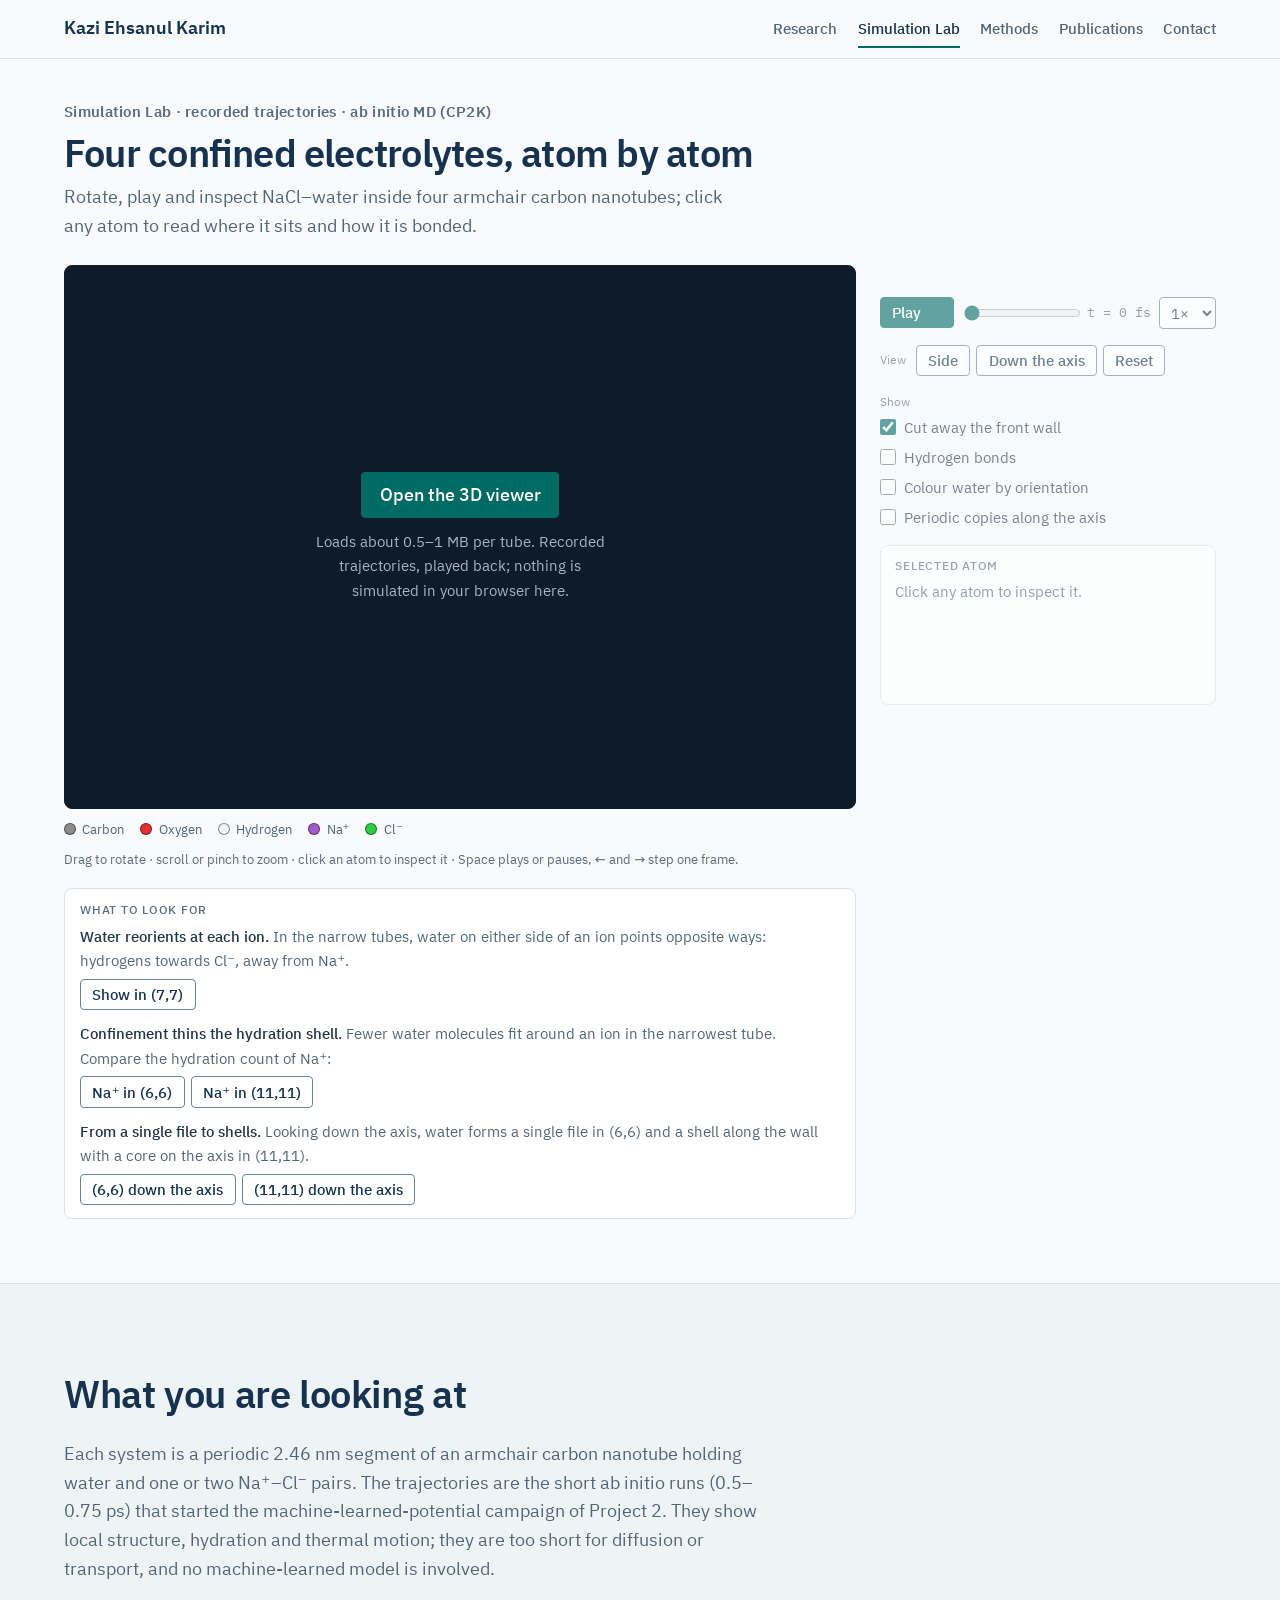
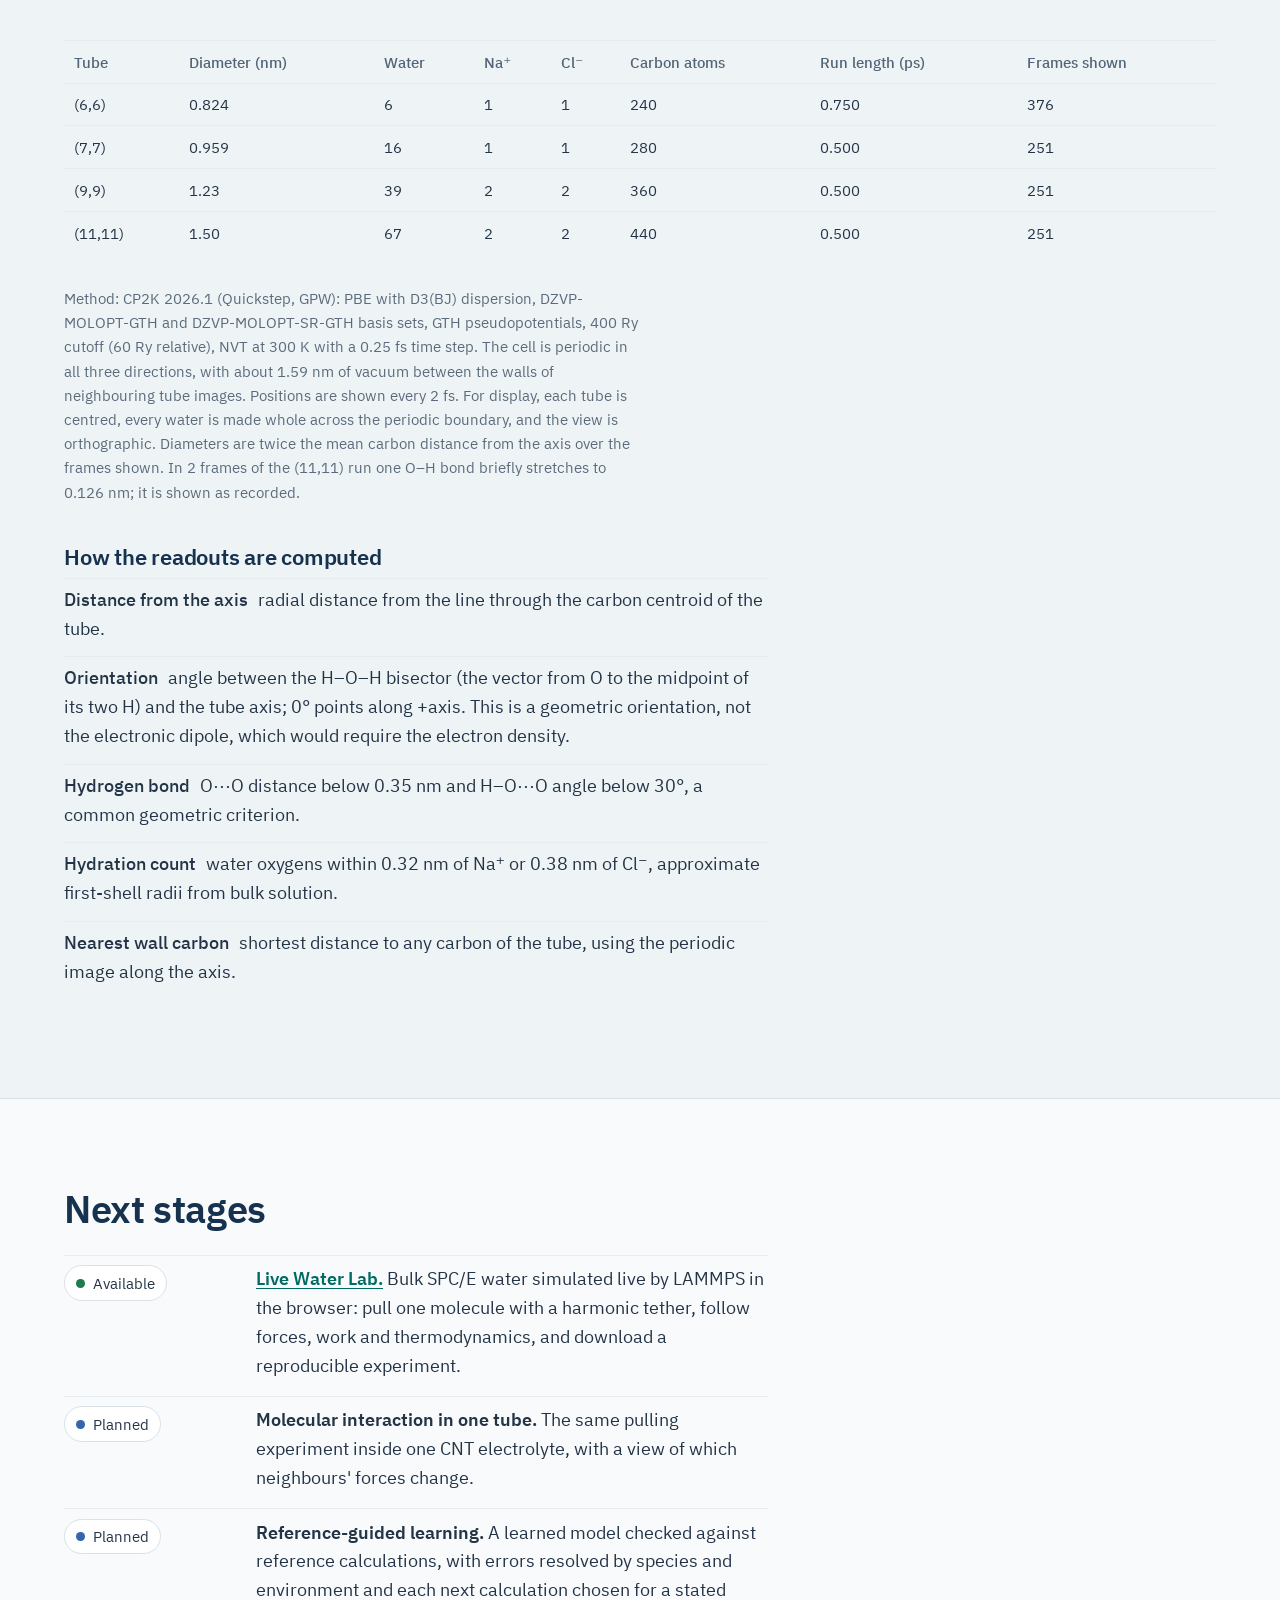
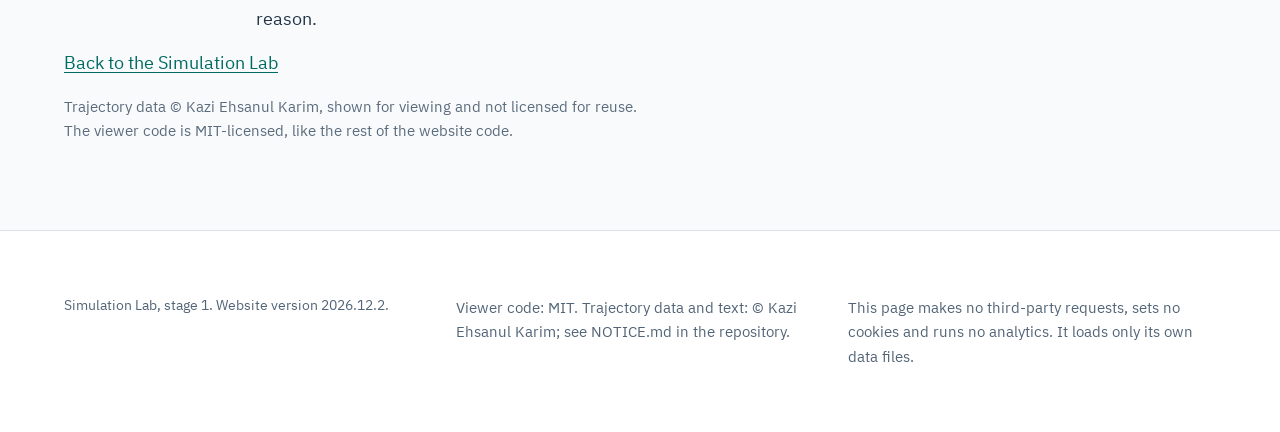
<file: lab/cnt/index.html>
<!DOCTYPE html>
<html lang="en">
<head>
<meta charset="utf-8">
<meta name="viewport" content="width=device-width, initial-scale=1">
<title>CNT trajectory inspector — Kazi Ehsanul Karim</title>
<meta name="description" content="Interactive viewer of ab initio molecular dynamics of NaCl–water inside four armchair carbon nanotubes, (6,6) to (11,11): rotate, play and inspect atoms. Simulation Lab, stage 1, by Kazi Ehsanul Karim.">
<meta name="robots" content="index,follow">
<meta property="og:title" content="CNT trajectory inspector — Kazi Ehsanul Karim">
<meta property="og:description" content="Rotate, play and inspect ab initio MD of NaCl–water in four carbon nanotubes.">
<meta property="og:image" content="../../assets/icons/og-image.png">
<link rel="icon" type="image/svg+xml" href="../../assets/icons/favicon.svg">
<meta name="theme-color" content="#F8FAFC">
<link rel="stylesheet" href="../../styles/tokens.css">
<link rel="stylesheet" href="../../styles/layout.css">
<link rel="stylesheet" href="../../styles/components.css">
<link rel="stylesheet" href="inspector.css">
</head>
<body>
<a class="skip-link" href="#main">Skip to content</a>
<header class="site-header">
  <div class="container">
    <a class="brand" href="../../index.html">Kazi Ehsanul Karim</a>
    <button class="nav-toggle" type="button" aria-expanded="false" aria-controls="site-nav" hidden>Menu</button>
    <nav class="site-nav" id="site-nav" aria-label="Sections">
      <a href="../../index.html#research">Research</a>
      <a href="../../index.html#lab" aria-current="page">Simulation Lab</a>
      <a href="../../index.html#practice">Methods</a>
      <a href="../../index.html#publications">Publications</a>
      <a href="../../index.html#contact">Contact</a>
    </nav>
  </div>
</header>
<main id="main">

<section class="section insp-top" id="top">
  <div class="container">
    <p class="project-kicker">Simulation Lab · recorded trajectories · ab initio MD (CP2K)</p>
    <h1 class="evidence-title insp-title">Four confined electrolytes, atom by atom</h1>
    <p class="insp-lede">Rotate, play and inspect NaCl–water inside four armchair carbon nanotubes; click any atom to read where it sits and how it is bonded.</p>

    <div id="inspector" class="inspector" data-src="data/" data-default="cnt_11_11">
      <div class="insp-stage">
        <canvas class="insp-canvas" tabindex="0" role="img" aria-label="Molecular view of a carbon nanotube trajectory"></canvas>
        <p class="insp-status" role="status"></p>
        <div class="insp-poster"><button type="button" class="btn btn-primary insp-start" hidden>Open the 3D viewer</button><p class="insp-poster-note">Loads about 0.5–1 MB per tube. Recorded trajectories, played back; nothing is simulated in your browser here.</p></div>
        <noscript><p class="insp-noscript">The inspector needs JavaScript. The table below lists the four systems.</p></noscript>
        <ul class="insp-legend">
          <li><i style="background:#8c8c8c"></i>Carbon</li>
          <li><i style="background:#e03030"></i>Oxygen</li>
          <li><i style="background:#f2f4f7"></i>Hydrogen</li>
          <li><i style="background:#a05cc8"></i>Na⁺</li>
          <li><i style="background:#2ecc40"></i>Cl⁻</li>
        </ul>
        <p class="insp-help">Drag to rotate · scroll or pinch to zoom · click an atom to inspect it · Space plays or pauses, ← and → step one frame.</p>
        <section class="insp-tour" aria-labelledby="insp-tour-h">
          <h2 id="insp-tour-h" class="insp-tour-h">What to look for</h2>
          <ul>
            <li><b>Water reorients at each ion.</b> In the narrow tubes, water on either side of an ion points opposite ways: hydrogens towards Cl⁻, away from Na⁺.
              <span class="insp-tour-btns"><button type="button" class="btn btn-small" data-preset='{"tube":"cnt_7_7","view":"side","dip":true,"hb":false,"pbc":false}'>Show in (7,7)</button></span></li>
            <li><b>Confinement thins the hydration shell.</b> Fewer water molecules fit around an ion in the narrowest tube. Compare the hydration count of Na⁺:
              <span class="insp-tour-btns"><button type="button" class="btn btn-small" data-preset='{"tube":"cnt_6_6","view":"side","dip":false,"hb":false,"pbc":false,"select":"N"}'>Na⁺ in (6,6)</button><button type="button" class="btn btn-small" data-preset='{"tube":"cnt_11_11","view":"side","dip":false,"hb":false,"pbc":false,"select":"N"}'>Na⁺ in (11,11)</button></span></li>
            <li><b>From a single file to shells.</b> Looking down the axis, water forms a single file in (6,6) and a shell along the wall with a core on the axis in (11,11).
              <span class="insp-tour-btns"><button type="button" class="btn btn-small" data-preset='{"tube":"cnt_6_6","view":"axial","dip":false,"hb":false,"pbc":false}'>(6,6) down the axis</button><button type="button" class="btn btn-small" data-preset='{"tube":"cnt_11_11","view":"axial","dip":false,"hb":false,"pbc":false}'>(11,11) down the axis</button></span></li>
          </ul>
        </section>
      </div>

      <div class="insp-panel">
        <div class="insp-tubes" role="group" aria-label="Nanotube"></div>
        <dl class="insp-facts"></dl>
        <div class="insp-transport">
          <button class="btn btn-primary btn-small insp-play" type="button">Play</button>
          <label class="visually-hidden" for="insp-frame">Frame</label>
          <input id="insp-frame" class="insp-slider" type="range" min="0" max="0" value="0" step="1">
          <output class="insp-time" for="insp-frame">t = 0 fs</output>
          <label class="visually-hidden" for="insp-speed">Playback speed</label>
          <select id="insp-speed" class="insp-speed">
            <option value="0.25">¼×</option><option value="0.5">½×</option><option value="1" selected>1×</option><option value="2">2×</option>
          </select>
        </div>
        <div class="insp-views" role="group" aria-label="View">
          <span class="insp-views-label">View</span>
          <button type="button" class="btn btn-small insp-view-side">Side</button>
          <button type="button" class="btn btn-small insp-view-axial">Down the axis</button>
          <button type="button" class="btn btn-small insp-view-reset">Reset</button>
        </div>
        <fieldset class="insp-options">
          <legend>Show</legend>
          <label><input type="checkbox" id="insp-cut" checked> Cut away the front wall</label>
          <label><input type="checkbox" id="insp-hb"> Hydrogen bonds</label>
          <label><input type="checkbox" id="insp-dip"> Colour water by orientation</label>
          <label><input type="checkbox" id="insp-pbc"> Periodic copies along the axis</label>
        </fieldset>
        <div class="insp-dipole-legend" hidden>
          <div class="insp-dipole-bar"></div>
          <p class="insp-dipole-title">H–O–H bisector relative to the tube axis</p>
          <div class="insp-dipole-labels"><span>along −axis (0° ↔ 180°: cos θ = −1)</span><span>perpendicular (cos θ = 0)</span><span>along +axis (cos θ = +1)</span></div>
        </div>
        <section class="insp-info" aria-live="polite" aria-labelledby="insp-info-h">
          <h2 id="insp-info-h" class="insp-info-h">Selected atom</h2>
          <div class="insp-info-body"><p>Click any atom to inspect it.</p></div>
          <button type="button" class="btn-link insp-clear" hidden>Clear selection</button>
        </section>
      </div>
    </div>
  </div>
</section>

<section class="section section-band" id="about">
  <div class="container">
    <h2>What you are looking at</h2>
    <p class="section-intro">Each system is a periodic 2.46 nm segment of an armchair carbon nanotube holding water and one or two Na⁺–Cl⁻ pairs. The trajectories are the short ab initio runs (0.5–0.75 ps) that started the machine-learned-potential campaign of Project 2. They show local structure, hydration and thermal motion; they are too short for diffusion or transport, and no machine-learned model is involved.</p>
    <div class="insp-table-wrap">
      <table class="runtable insp-table">
        <caption class="visually-hidden">The four simulated systems</caption>
        <thead><tr><th>Tube</th><th>Diameter (nm)</th><th>Water</th><th>Na⁺</th><th>Cl⁻</th><th>Carbon atoms</th><th>Run length (ps)</th><th>Frames shown</th></tr></thead>
        <tbody>
          <tr><td>(6,6)</td><td>0.824</td><td>6</td><td>1</td><td>1</td><td>240</td><td>0.750</td><td>376</td></tr>
          <tr><td>(7,7)</td><td>0.959</td><td>16</td><td>1</td><td>1</td><td>280</td><td>0.500</td><td>251</td></tr>
          <tr><td>(9,9)</td><td>1.23</td><td>39</td><td>2</td><td>2</td><td>360</td><td>0.500</td><td>251</td></tr>
          <tr><td>(11,11)</td><td>1.50</td><td>67</td><td>2</td><td>2</td><td>440</td><td>0.500</td><td>251</td></tr>
        </tbody>
      </table>
    </div>
    <p class="agent-note">Method: CP2K 2026.1 (Quickstep, GPW): PBE with D3(BJ) dispersion, DZVP-MOLOPT-GTH and DZVP-MOLOPT-SR-GTH basis sets, GTH pseudopotentials, 400 Ry cutoff (60 Ry relative), NVT at 300 K with a 0.25 fs time step. The cell is periodic in all three directions, with about 1.59 nm of vacuum between the walls of neighbouring tube images. Positions are shown every 2 fs. For display, each tube is centred, every water is made whole across the periodic boundary, and the view is orthographic. Diameters are twice the mean carbon distance from the axis over the frames shown. In 2 frames of the (11,11) run one O–H bond briefly stretches to 0.126 nm; it is shown as recorded.</p>

    <h3 class="insp-h3" id="readouts">How the readouts are computed</h3>
    <ul class="insp-defs">
      <li><b>Distance from the axis</b> radial distance from the line through the carbon centroid of the tube.</li>
      <li><b>Orientation</b> angle between the H–O–H bisector (the vector from O to the midpoint of its two H) and the tube axis; 0° points along +axis. This is a geometric orientation, not the electronic dipole, which would require the electron density.</li>
      <li><b>Hydrogen bond</b> O···O distance below 0.35 nm and H–O···O angle below 30°, a common geometric criterion.</li>
      <li><b>Hydration count</b> water oxygens within 0.32 nm of Na⁺ or 0.38 nm of Cl⁻, approximate first-shell radii from bulk solution.</li>
      <li><b>Nearest wall carbon</b> shortest distance to any carbon of the tube, using the periodic image along the axis.</li>
    </ul>
  </div>
</section>

<section class="section" id="next">
  <div class="container">
    <h2>Next stages</h2>
    <ul class="worklist">
      <li><span class="status status-live">Available</span><span><b><a href="../water/">Live Water Lab.</a></b> Bulk SPC/E water simulated live by LAMMPS in the browser: pull one molecule with a harmonic tether, follow forces, work and thermodynamics, and download a reproducible experiment.</span></li>
      <li><span class="status status-proposed">Planned</span><span><b>Molecular interaction in one tube.</b> The same pulling experiment inside one CNT electrolyte, with a view of which neighbours' forces change.</span></li>
      <li><span class="status status-proposed">Planned</span><span><b>Reference-guided learning.</b> A learned model checked against reference calculations, with errors resolved by species and environment and each next calculation chosen for a stated reason.</span></li>
    </ul>
    <p><a href="../../index.html#lab">Back to the Simulation Lab</a></p>
    <p class="agent-note">Trajectory data © Kazi Ehsanul Karim, shown for viewing and not licensed for reuse. The viewer code is MIT-licensed, like the rest of the website code.</p>
  </div>
</section>
</main>
<footer class="site-footer">
  <div class="container footer-grid">
    <div><p class="version">Simulation Lab, stage 1. Website version 2026.12.2.</p></div>
    <div><p>Viewer code: MIT. Trajectory data and text: © Kazi Ehsanul Karim; see NOTICE.md in the repository.</p></div>
    <div><p>This page makes no third-party requests, sets no cookies and runs no analytics. It loads only its own data files.</p></div>
  </div>
</footer>
<script src="inspector.js"></script>
<script src="../../js/nav.js" defer></script>
</body>
</html>
</file>
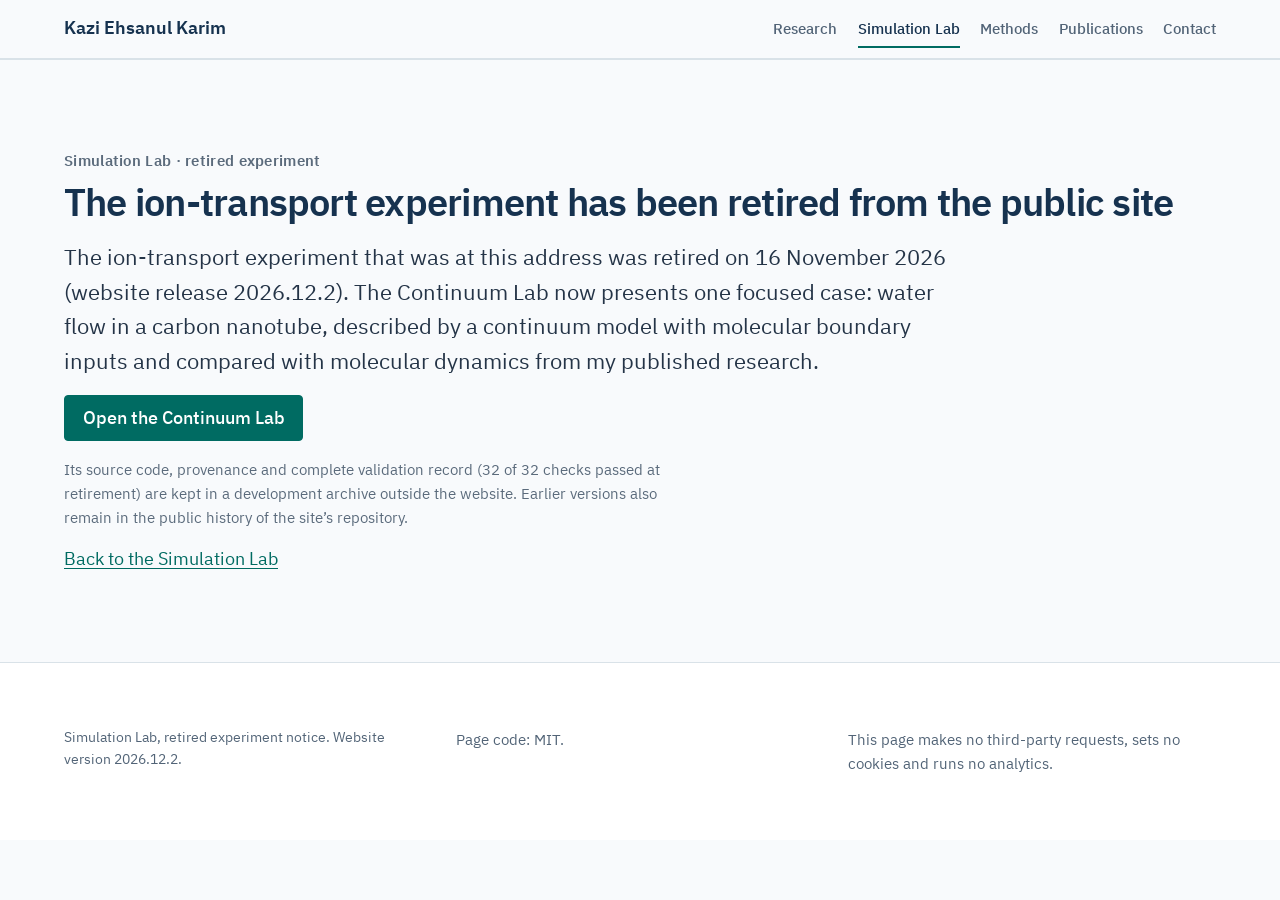
<file: lab/continuum/index.html>
<!DOCTYPE html>
<html lang="en">
<head>
<meta charset="utf-8">
<meta name="viewport" content="width=device-width, initial-scale=1">
<title>Ion-transport experiment retired from the public site — Kazi Ehsanul Karim</title>
<meta name="description" content="The ion-transport experiment of the Continuum Lab was retired from the public site on 16 November 2026. The Continuum Lab now presents one published nanotube flow case.">
<meta name="robots" content="noindex,follow">
<link rel="icon" type="image/svg+xml" href="../../assets/icons/favicon.svg">
<meta name="theme-color" content="#F8FAFC">
<link rel="stylesheet" href="../../styles/tokens.css">
<link rel="stylesheet" href="../../styles/layout.css">
<link rel="stylesheet" href="../../styles/components.css">
</head>
<body>
<a class="skip-link" href="#main">Skip to content</a>
<header class="site-header">
  <div class="container">
    <a class="brand" href="../../index.html">Kazi Ehsanul Karim</a>
    <button class="nav-toggle" type="button" aria-expanded="false" aria-controls="site-nav" hidden>Menu</button>
    <nav class="site-nav" id="site-nav" aria-label="Sections">
      <a href="../../index.html#research">Research</a>
      <a href="../../index.html#lab" aria-current="page">Simulation Lab</a>
      <a href="../../index.html#practice">Methods</a>
      <a href="../../index.html#publications">Publications</a>
      <a href="../../index.html#contact">Contact</a>
    </nav>
  </div>
</header>
<main id="main">
<section class="section retired-notice">
  <div class="container">
    <p class="project-kicker">Simulation Lab · retired experiment</p>
    <h1>The ion-transport experiment has been retired from the public site</h1>
    <p class="lede">The ion-transport experiment that was at this address was retired on 16 November 2026 (website release 2026.12.2). The Continuum Lab now presents one focused case: water flow in a carbon nanotube, described by a continuum model with molecular boundary inputs and compared with molecular dynamics from my published research.</p>
    <p><a class="btn btn-primary" href="flow.html">Open the Continuum Lab</a></p>
    <p class="agent-note">Its source code, provenance and complete validation record (32 of 32 checks passed at retirement) are kept in a development archive outside the website. Earlier versions also remain in the public history of the site’s repository.</p>
    <p><a href="../../index.html#lab">Back to the Simulation Lab</a></p>
  </div>
</section>
</main>
<footer class="site-footer">
  <div class="container footer-grid">
    <div><p class="version">Simulation Lab, retired experiment notice. Website version 2026.12.2.</p></div>
    <div><p>Page code: MIT.</p></div>
    <div><p>This page makes no third-party requests, sets no cookies and runs no analytics.</p></div>
  </div>
</footer>
<script src="../../js/nav.js" defer></script>
</body>
</html>
</file>
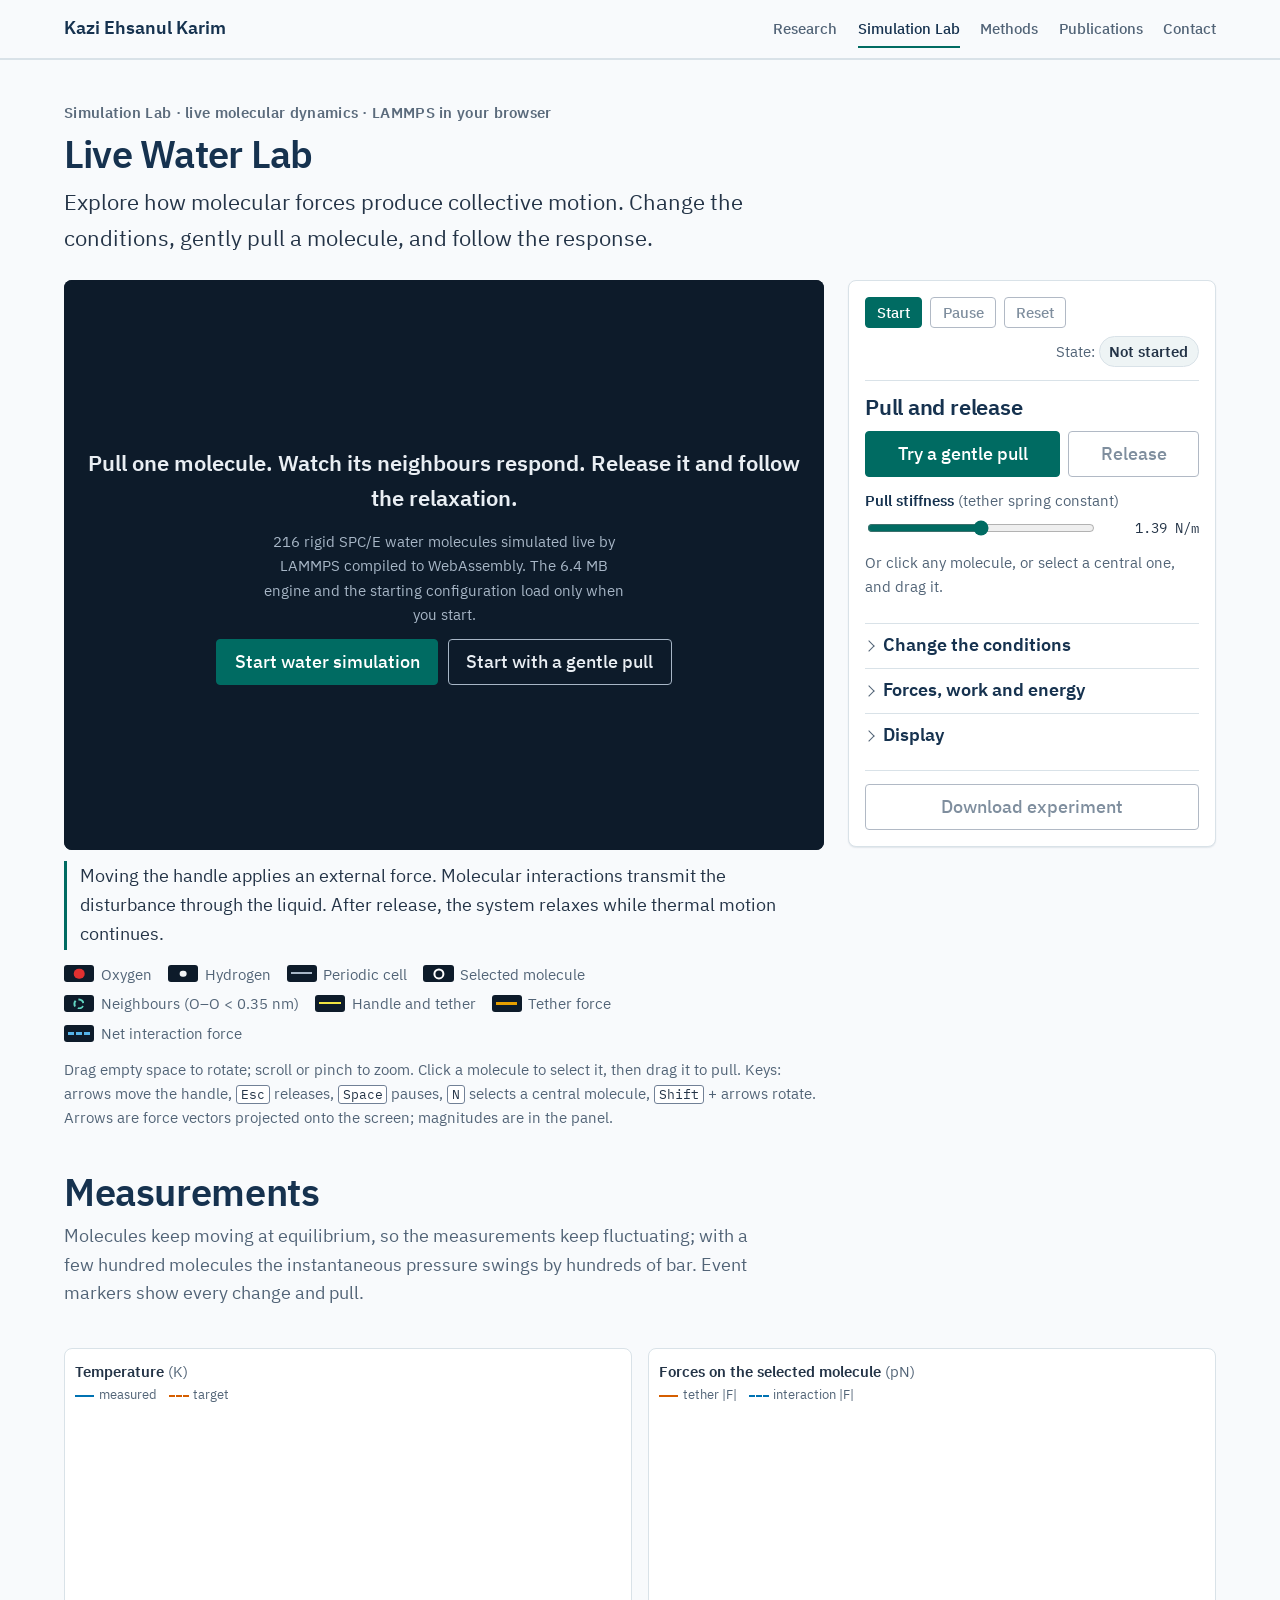
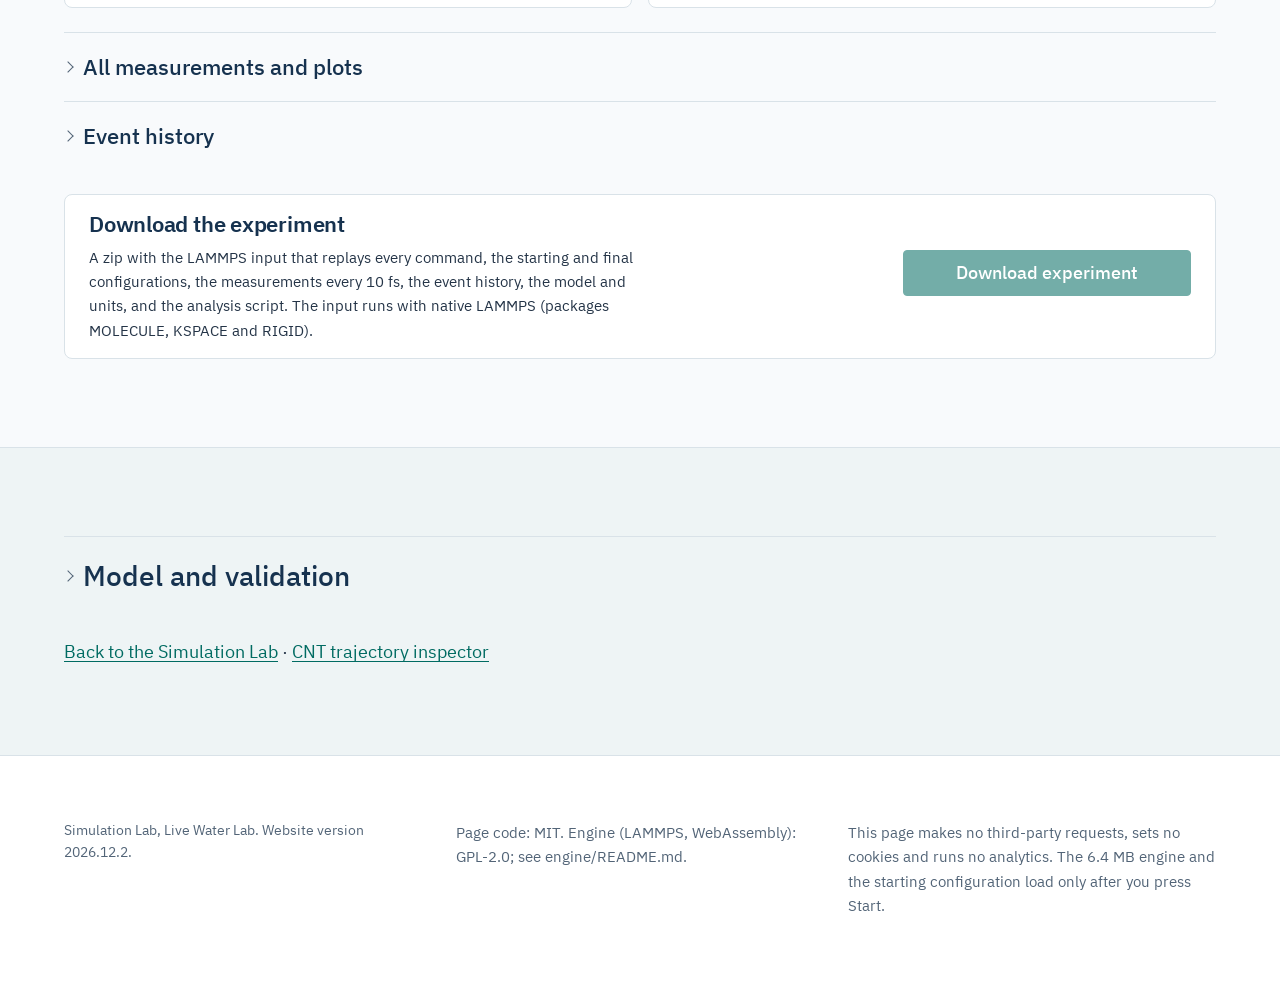
<file: lab/water/index.html>
<!DOCTYPE html>
<html lang="en">
<head>
<meta charset="utf-8">
<meta name="viewport" content="width=device-width, initial-scale=1">
<title>Live Water Lab — Kazi Ehsanul Karim</title>
<meta name="description" content="Live molecular dynamics of rigid SPC/E water, computed in the browser by LAMMPS compiled to WebAssembly: change the conditions, pull a molecule with a harmonic tether, follow forces, energy and thermodynamics, and download a reproducible experiment. Simulation Lab, by Kazi Ehsanul Karim.">
<meta name="robots" content="index,follow">
<meta property="og:title" content="Live Water Lab — Kazi Ehsanul Karim">
<meta property="og:description" content="Pull a water molecule and follow the response: real LAMMPS molecular dynamics in the browser.">
<meta property="og:image" content="../../assets/icons/og-image.png">
<link rel="icon" type="image/svg+xml" href="../../assets/icons/favicon.svg">
<meta name="theme-color" content="#F8FAFC">
<link rel="stylesheet" href="../../styles/tokens.css">
<link rel="stylesheet" href="../../styles/layout.css">
<link rel="stylesheet" href="../../styles/components.css">
<link rel="stylesheet" href="water.css">
</head>
<body>
<a class="skip-link" href="#main">Skip to content</a>
<header class="site-header">
  <div class="container">
    <a class="brand" href="../../index.html">Kazi Ehsanul Karim</a>
    <button class="nav-toggle" type="button" aria-expanded="false" aria-controls="site-nav" hidden>Menu</button>
    <nav class="site-nav" id="site-nav" aria-label="Sections">
      <a href="../../index.html#research">Research</a>
      <a href="../../index.html#lab" aria-current="page">Simulation Lab</a>
      <a href="../../index.html#practice">Methods</a>
      <a href="../../index.html#publications">Publications</a>
      <a href="../../index.html#contact">Contact</a>
    </nav>
  </div>
</header>
<main id="main">

<section class="section wl-top" id="top">
  <div class="container">
    <p class="project-kicker">Simulation Lab · live molecular dynamics · LAMMPS in your browser</p>
    <h1 class="evidence-title wl-title">Live Water Lab</h1>
    <p class="wl-lede">Explore how molecular forces produce collective motion. Change the conditions, gently pull a molecule, and follow the response.</p>

    <div class="wl-app" id="water-lab">
      <div class="wl-stage">
        <div class="wl-viewport">
          <canvas class="wl-canvas" tabindex="0" role="img" aria-label="Live molecular view of liquid water (not started)"></canvas>
          <div class="wl-poster">
            <p class="wl-poster-title">Pull one molecule. Watch its neighbours respond. Release it and follow the relaxation.</p>
            <p class="wl-poster-note">216 rigid SPC/E water molecules simulated live by LAMMPS compiled to WebAssembly. The 6.4 MB engine and the starting configuration load only when you start.</p>
            <div class="wl-poster-actions">
              <button type="button" class="btn btn-primary wl-start-big">Start water simulation</button>
              <button type="button" class="btn wl-demo-big">Start with a gentle pull</button>
            </div>
          </div>
          <p class="wl-status" role="status" hidden></p>
        </div>
        <p class="wl-physics">Moving the handle applies an external force. Molecular interactions transmit the disturbance through the liquid. After release, the system relaxes while thermal motion continues.</p>
        <ul class="wl-legend">
          <li><i class="wl-chip wl-sw-o"></i>Oxygen</li>
          <li><i class="wl-chip wl-sw-h"></i>Hydrogen</li>
          <li><i class="wl-chip wl-sw-cell"></i>Periodic cell</li>
          <li><i class="wl-chip wl-sw-sel"></i>Selected molecule</li>
          <li><i class="wl-chip wl-sw-near"></i>Neighbours (O–O &lt; 0.35 nm)</li>
          <li><i class="wl-chip wl-sw-handle"></i>Handle and tether</li>
          <li><i class="wl-chip wl-sw-tether"></i>Tether force</li>
          <li><i class="wl-chip wl-sw-int"></i>Net interaction force</li>
        </ul>
        <p class="wl-help">Drag empty space to rotate; scroll or pinch to zoom. Click a molecule to select it, then drag it to pull. Keys: arrows move the handle, <kbd>Esc</kbd> releases, <kbd>Space</kbd> pauses, <kbd>N</kbd> selects a central molecule, <kbd>Shift</kbd> + arrows rotate. Arrows are force vectors projected onto the screen; magnitudes are in the panel.</p>
      </div>

      <div class="wl-panel">
        <div class="wl-transport">
          <button type="button" class="btn btn-primary btn-small wl-start">Start</button>
          <button type="button" class="btn btn-small wl-pause" disabled>Pause</button>
          <button type="button" class="btn btn-small wl-reset" disabled>Reset</button>
          <span class="wl-state-row">State: <span class="wl-state">Not started</span></span>
        </div>

        <section class="wl-quick" aria-labelledby="wl-pull-h">
          <h2 id="wl-pull-h" class="wl-panel-h">Pull and release</h2>
          <div class="wl-buttons">
            <button type="button" class="btn btn-primary wl-demo">Try a gentle pull</button>
            <button type="button" class="btn wl-release" disabled>Release</button>
          </div>
          <div class="wl-field">
            <label for="wl-k">Pull stiffness <span class="wl-field-hint wl-inline-hint">(tether spring constant)</span></label>
            <div class="wl-range"><input type="range" id="wl-k" min="0" max="4" step="1" value="2"><output id="wl-k-out" for="wl-k">1.39 N/m</output></div>
          </div>
          <p class="wl-small">Or click any molecule, or <button type="button" class="btn-link wl-select-central">select a central one</button>, and drag it.</p>
          <dl class="wl-readout"></dl>
        </section>

        <details class="wl-more" id="wl-conditions">
          <summary>Change the conditions</summary>
          <div class="wl-more-body">
            <dl class="wl-system-readout"></dl>
            <div class="wl-field">
              <label for="wl-molecules">Molecule number <span class="wl-field-hint">rebuilds the system from an equilibrated start</span></label>
              <select id="wl-molecules"><option value="216" selected>216</option><option value="256">256</option><option value="343">343</option><option value="512">512</option></select>
            </div>
            <div class="wl-field wl-field-pair">
              <div><label for="wl-T">Temperature (K)</label><input type="number" id="wl-T" min="260" max="370" step="1" value="298.15" inputmode="decimal"></div>
              <div><label for="wl-P">Pressure (bar)</label><input type="number" id="wl-P" min="1" max="1000" step="1" value="1" inputmode="decimal"></div>
            </div>
            <p class="wl-small wl-range-note">Allowed: 260–370 K and 1–1000 bar (thermostat and barostat targets).</p>
            <div class="wl-field wl-field-lj">
              <label for="wl-lj">O–O Lennard-Jones strength</label>
              <select id="wl-lj"><option value="0.90">0.90</option><option value="0.95">0.95</option><option value="1.00" selected>1.00</option><option value="1.05">1.05</option><option value="1.10">1.10</option></select>
              <p class="wl-lj-label">Reference SPC/E parameters</p>
              <p class="wl-small">Changes the oxygen–oxygen LJ interaction, including attraction and short-range repulsion. Charges and molecular geometry remain fixed. (ε<sub>OO</sub> = s × 0.650 kJ/mol.)</p>
              <button type="button" class="btn btn-small wl-restore" disabled>Restore reference parameters</button>
            </div>
            <button type="button" class="btn btn-primary btn-small wl-apply" disabled>Apply conditions</button>
            <p class="wl-small wl-cond-note" hidden>Release the pull before changing the conditions.</p>
            <p class="wl-small">Changes take effect between simulation chunks; each is recorded and restarts the averaging window. Changing the molecule number starts a new experiment (download the current one first if you want to keep it).</p>
          </div>
        </details>

        <details class="wl-more" id="wl-accounting">
          <summary>Forces, work and energy</summary>
          <div class="wl-more-body">
            <dl class="wl-pull-readout"></dl>
            <p class="wl-small wl-limit-note">The handle moves at most 0.5 nm/ps and is reset to within 0.3 nm of the molecule's centre of mass at every command update (every 2–10 fs); between updates the separation can exceed 0.3 nm by a few per cent, so the force can slightly exceed k × 0.3 nm. The force shown is the measured one; forces are never clipped.</p>
            <p class="wl-small">Pulling runs at fixed volume (NVT): starting a pull from constant pressure switches the integrator, and the switch is recorded. During pulling the temperature and the model stay fixed and the pressure is a measured diagnostic. The tether adds momentum; the drift velocity is shown and is removed only if you press the button.</p>
            <button type="button" class="btn btn-small wl-drift" disabled>Remove centre-of-mass drift</button>
          </div>
        </details>

        <details class="wl-more" id="wl-display">
          <summary>Display</summary>
          <div class="wl-more-body wl-view-options">
            <label class="wl-pace-label" for="wl-pace">Display pace</label>
            <select id="wl-pace" class="wl-pace">
              <option value="slow">Slow motion (2 fs per frame)</option>
              <option value="normal" selected>Normal (10 fs per frame)</option>
              <option value="fast">Fast (30 fs per frame)</option>
            </select>
            <label><input type="checkbox" id="wl-cell" checked> Periodic cell</label>
            <label><input type="checkbox" id="wl-hb"> All hydrogen bonds</label>
            <button type="button" class="btn btn-small wl-view-reset">Reset view</button>
          </div>
        </details>

        <div class="wl-panel-export">
          <button type="button" class="btn wl-download wl-download-panel" disabled>Download experiment</button>
          <p class="wl-small wl-dl-note"></p>
        </div>
      </div>
    </div>
    <p class="visually-hidden wl-announce" aria-live="polite"></p>

    <section class="wl-measure" id="measurements" aria-labelledby="wl-measure-h">
      <h2 id="wl-measure-h">Measurements</h2>
      <p class="section-intro">Molecules keep moving at equilibrium, so the measurements keep fluctuating; with a few hundred molecules the instantaneous pressure swings by hundreds of bar. Event markers show every change and pull.</p>
      <div class="wl-plots wl-plots-main"></div>
      <details class="disclosure wl-measure-more" id="wl-all-measurements">
        <summary>All measurements and plots</summary>
        <div class="disclosure-body">
          <div class="wl-table-wrap">
            <table class="wl-table" id="wl-table">
              <thead><tr><th scope="col">Quantity</th><th scope="col">Target</th><th scope="col">Now</th><th scope="col">Mean since last change (descriptive)</th></tr></thead>
              <tbody><tr><td colspan="4" class="wl-empty">Start the simulation to see measurements.</td></tr></tbody>
            </table>
          </div>
          <p class="wl-small wl-avg-note"></p>
          <div class="wl-plots wl-plots-more"></div>
        </div>
      </details>
      <details class="disclosure wl-measure-more" id="wl-history">
        <summary>Event history</summary>
        <div class="disclosure-body"><ol class="wl-log" reversed></ol></div>
      </details>
      <div class="wl-export">
        <div>
          <h3>Download the experiment</h3>
          <p>A zip with the LAMMPS input that replays every command, the starting and final configurations, the measurements every 10 fs, the event history, the model and units, and the analysis script. The input runs with native LAMMPS (packages MOLECULE, KSPACE and RIGID).</p>
        </div>
        <div class="wl-export-action">
          <button type="button" class="btn btn-primary wl-download" disabled>Download experiment</button>
          <p class="wl-small wl-dl-note" aria-live="polite"></p>
        </div>
      </div>
    </section>
  </div>
</section>

<section class="section section-band" id="validation">
  <div class="container">
    <details class="disclosure wl-model" id="model-validation">
      <summary>Model and validation</summary>
      <div class="wl-doc">
        <h3>Engine</h3>
        <p><span class="wl-engine-info">LAMMPS 22 Jul 2025 (stable, update 4)</span>, compiled to WebAssembly with Emscripten 3.1.6 as a single-threaded library with the MOLECULE, KSPACE and RIGID packages (KISS FFT). It runs in a Web Worker in chunks of 2–30 MD steps; your actions are applied between chunks. Every force, energy and pressure on this page is computed by LAMMPS; the page only draws positions and moves the tether handle. No cross-origin isolation, service worker or special server headers are needed, so the lab runs on GitHub Pages as plain files.</p>
        <p>Engine choice: Atomify (github.com/andeplane/atomify) runs LAMMPS through the <code>lammps.js</code> package (v1.5.1), a multithreaded pthreads/Kokkos build that needs SharedArrayBuffer and a cross-origin-isolation service worker. This lab needs one small water box, so a pinned single-threaded build is the simpler deployment. A WebAssembly SIMD build was also tested and gave no speed-up (0.83–1.03×), so only the baseline build is served.</p>

        <h3>Water model</h3>
        <table class="wl-param">
          <tbody>
            <tr><th scope="row">Model</th><td>Rigid SPC/E (<a href="https://docs.lammps.org/Howto_spc.html">LAMMPS reference</a>), LAMMPS <code>real</code> units</td></tr>
            <tr><th scope="row">Charges</th><td>q<sub>O</sub> = −0.8476 e, q<sub>H</sub> = +0.4238 e</td></tr>
            <tr><th scope="row">Lennard-Jones</th><td>ε<sub>OO</sub> = 0.1553 kcal/mol (0.650 kJ/mol) × s, σ<sub>OO</sub> = 3.166 Å; all hydrogen-containing LJ pairs zero</td></tr>
            <tr><th scope="row">Geometry</th><td>O–H = 1.0 Å, H–O–H = 109.47°, held by SHAKE on both bonds and the angle (tolerance 10<sup>−5</sup>)</td></tr>
            <tr><th scope="row">Cutoffs</th><td>LJ and real-space Coulomb 8.5 Å, analytic LJ tail corrections to energy and pressure; intramolecular non-bonded pairs excluded</td></tr>
            <tr><th scope="row">Long-range electrostatics</th><td>PPPM, relative RMS force accuracy 10<sup>−4</sup></td></tr>
            <tr><th scope="row">Integration</th><td>Velocity Verlet, 1 fs; Nose–Hoover thermostat (100 fs) acting on motion relative to the centre of mass; isotropic Nose–Hoover barostat (1000 fs) in NPT</td></tr>
            <tr><th scope="row">Starting states</th><td>216, 256, 343 and 512 molecules, equilibrated with native LAMMPS (65 ps, then 40 ps NPT at 298.15 K and 1 bar) and saved at a configuration within 0.1 % of the mean volume; velocities are part of the preset</td></tr>
          </tbody>
        </table>
        <p><b>Energy convention.</b> The potential energy is that of the water model (LJ with tail correction, real-space and PPPM Coulomb, and bond and angle terms, which are near zero under SHAKE). It excludes the tether energy, which is reported separately, and no SPC/E self-polarisation correction is added.</p>
        <p><b>Temperature.</b> LAMMPS <code>compute temp/com</code>: kinetic energy without the motion of the system's centre of mass, over 6N − 3 degrees of freedom (the SHAKE constraints are removed).</p>
        <p><b>Pressure.</b> Virial pressure including the SHAKE constraint, PPPM and LJ tail contributions, with the kinetic part from the same temperature compute. It excludes the external tether virial. LAMMPS works in atmospheres: P<sub>atm</sub> = P<sub>bar</sub> / 1.01325.</p>

        <h3>O–O Lennard-Jones strength</h3>
        <p>ε<sub>OO</sub> = s × ε<sub>OO,reference</sub>, with the charges, σ and the rigid geometry unchanged. The change is made in LAMMPS (<code>pair_coeff</code>), so forces, energy, virial and the tail correction change together. At s = 1 the page shows "Reference SPC/E parameters"; any other value is a "Modified SPC/E educational model", not a validated water model. It is not a hydrogen-bond strength control: hydrogen bonding in SPC/E comes mainly from the charges, which stay fixed. The allowed values are 0.90, 0.95, 1.00, 1.05 and 1.10; the conditions at which each was actually run are listed under Validation.</p>

        <h3>Pulling protocol</h3>
        <p>A harmonic tether acts on the centre of mass <i>R</i> of the selected molecule: U = ½ k |R − X|², F = −k (R − X), where X is the handle. The force is shared over the molecule's atoms in proportion to their mass, F<sub>i</sub> = (m<sub>i</sub>/M) F, which pulls the molecule without a direct torque; it can still rotate through its interactions. LAMMPS evaluates the tether every step (<code>fix addforce</code> with per-atom variables and unwrapped coordinates, defined before SHAKE and the integrator). The handle starts at R, so there is no initial force jump. It moves at most 0.5 nm/ps, and at every command update (every 2–10 fs, between simulation chunks) it is reset to within 0.3 nm of R. Between updates R keeps moving, so the separation can exceed 0.3 nm by a few per cent and the tether force can slightly exceed k × 0.3 nm (largest separations measured in check S1 below). The force is computed by LAMMPS from the actual separation and is never clipped; the page shows the measured force. Pulling runs at fixed volume (NVT), at the volume the cell has when the pull starts; with a few hundred molecules this can differ from the mean volume by 1–2 %, which the recorded switch event states. Release sets k = 0.</p>
        <p><b>Work.</b> Each handle move at fixed coordinates adds protocol work ΔW = U(R, X<sub>new</sub>) − U(R, X<sub>old</sub>); a stiffness change adds ½ (k<sub>new</sub> − k<sub>old</sub>) |R − X|², and release adds −U. The work delivered to the molecules is the protocol work minus the tether energy. Energy given to the liquid is removed by the thermostat; that exchange is tracked separately (LAMMPS <code>ecouple</code>).</p>
        <p><b>Momentum.</b> The tether is an external force, so it changes the total momentum. The drift velocity of the centre of mass is measured and plotted; it is removed only when you press the button, and that removal is recorded with its kinetic energy.</p>

        <h3>Measurements and averages</h3>
        <p>Measurements are recorded every 10 fs. The live means restart after every change (conditions, model, start of a pull, release) and are suspended while the molecule is driven. They are descriptive: the plain mean of the samples since the last change, including the relaxation that follows it, with no correlation correction, so the page shows no uncertainty. Uncertainties come from <code>analyze_water.py</code> in the download, which discards an initial period after each change, uses block averaging and estimates the integrated autocorrelation time. Elapsed time is not taken as proof of equilibrium. Displacement includes ordinary thermal motion.</p>

        <h3 id="tests">Validation</h3>
        <!-- BEGIN:validation -->
<div class="wl-tests-wrap"><table class="wl-tests"><thead><tr><th scope="col">#</th><th scope="col">Check</th><th scope="col">Acceptance criterion</th><th scope="col">Measured</th><th scope="col">Result</th></tr></thead><tbody>
<tr><td>1</td><th scope="row">Browser engine vs native LAMMPS: forces, energy, pressure</th><td>Same input in both engines (4 configurations: 216 and 512 molecules, s = 0.90, 1.00, 1.10, an active tether): per-atom forces within 10⁻⁶ kcal mol⁻¹ Å⁻¹, energies within 10⁻⁶ kcal/mol, pressure within 10⁻⁴ atm</td><td>max force difference 4.69 × 10⁻¹³ kcal mol⁻¹ Å⁻¹, energy 0 kcal/mol, pressure 3.82 × 10⁻¹¹ atm over 4 configurations</td><td><span class="wl-verdict wl-verdict-pass">PASS</span></td></tr>
<tr><td>2</td><th scope="row">Geometry, neutrality, topology, periodic wrapping</th><td>All presets and every 10 fs of 5 ps: O–H 1.0 ± 10⁻⁴ Å, H–O–H 109.47 ± 0.01°, |Σq| ≤ 10⁻¹⁰ e, molecules whole, every oxygen drawn inside the cell</td><td>all presets whole and neutral; over 5 ps, max |O–H − 1 Å| = 2.12 × 10⁻⁶ Å and max |H–O–H − 109.47°| = 1.37 × 10⁻⁴°</td><td><span class="wl-verdict wl-verdict-pass">PASS</span></td></tr>
<tr><td>3</td><th scope="row">O–O LJ strength reaches the force field</th><td>LJ energy proportional to s within 10⁻¹⁰; Coulomb unchanged; forces and pressure linear in s; the page’s change between chunks equals a fresh build at that s within 10⁻⁶ kcal/mol</td><td>evdwl scales with s to 2.7 × 10⁻¹⁵ relative; Coulomb unchanged (0); forces linear in s (8.9 × 10⁻¹⁴) and change by up to 3.56 kcal mol⁻¹ Å⁻¹ for s 1.00 to 1.10. Amended procedure: the first evaluation compared the page path with a fresh build at slightly different coordinates (before and after SHAKE’s setup-time correction; difference 2.4 × 10⁻⁶ kcal/mol, above the 10⁻⁶ criterion); both are now evaluated at identical coordinates, criterion unchanged, as recorded in TOLERANCES.md</td><td><span class="wl-verdict wl-verdict-pass">PASS (amended)</span></td></tr>
<tr><td>4</td><th scope="row">Tether force and torque</th><td>Added force per atom (mᵢ/M)(−k(R − X)) within 10⁻¹⁰; torque about R ≤ 10⁻⁹ kcal/mol; isolated molecule oscillates within 1 % of 2π(M/k)^½ and is not set rotating</td><td>tether force exact per atom (3.5 × 10⁻¹⁴), torque 5.7 × 10⁻¹⁵ kcal/mol; isolated molecule period 583.1 fs vs 583.1 fs, angular momentum 6.6 × 10⁻¹⁷ g mol⁻¹ Å² fs⁻¹</td><td><span class="wl-verdict wl-verdict-pass">PASS</span></td></tr>
<tr><td>5</td><th scope="row">Tether force vs finite differences</th><td>Central differences of the tether energy reported by LAMMPS equal −k(R − X) within 10⁻⁶</td><td>max relative difference 5.5 × 10⁻¹³ (h = 0.001 Å); per-atom energies sum to ½k|R − X|² within 5.5 × 10⁻¹⁴</td><td><span class="wl-verdict wl-verdict-pass">PASS</span></td></tr>
<tr><td>6</td><th scope="row">Zero stiffness = unperturbed control</th><td>With k = 0 (and a molecule selected) the coordinates after 1000 steps equal a run without the tether within 10⁻¹⁰ Å</td><td>after 1000 steps the coordinates differ by exactly 0 from the run without the tether</td><td><span class="wl-verdict wl-verdict-pass">PASS</span></td></tr>
<tr><td>7</td><th scope="row">Pulling, release and periodic crossing</th><td>Constraints held while a molecule is pulled across a cell face; R continuous; a repeat gives an identical journal and identical coordinates; native replay of the export matches the potential energy within 10⁻⁶ for 0.5 ps; energy balance within 2 % + 0.5 kJ/mol</td><td>pulled across the cell face (1 crossing), constraints within 3.4 × 10⁻⁶ Å; repeat identical; native replay matches PE to 3.0 × 10⁻⁸ (first 0.5 ps), 3.1 × 10⁻² by 3.7 ps; energy balance 0.50 of 123.0 kJ/mol</td><td><span class="wl-verdict wl-verdict-pass">PASS</span></td></tr>
<tr><td>8</td><th scope="row">Unforced NVE energy drift</th><td>At 1 fs, |drift| ≤ 0.25 kJ mol⁻¹ ns⁻¹ per molecule over 20 ps, native and browser engine (browser run revised from 5 ps); 0.5 and 2 fs reported</td><td>drift at 1 fs: native 0.200, browser 0.022 kJ mol⁻¹ ns⁻¹ per molecule; native at 0.5 / 2 fs: 0.227 / 0.550. The first stated version, with a 5 ps browser run, gave −1.15 and FAILED: 5 ps cannot resolve this tolerance (native 5 ps windows scatter from −1.43 to 0.75); the browser run was extended to 20 ps, as recorded in TOLERANCES.md</td><td><span class="wl-verdict wl-verdict-pass">PASS (amended)</span></td></tr>
<tr><td>9</td><th scope="row">NVT and NPT statistics vs native</th><td>Four independent 40 ps runs per engine and ensemble (revised from one): browser and native means of T, PE and P (NVT) and density and PE (NPT) agree at 99 % per comparison (Welch, Bonferroni over five); mean T consistent with 298.15 K</td><td>four 40 ps runs per engine: NPT density 1000.8 ± 1.7 (browser) vs 999.2 ± 1.1 kg/m³ (native); PE per molecule −46.751 vs −46.828 kJ/mol; NVT T 298.32 vs 297.86 K. The first stated version, with one run per engine, FAILED on one of five comparisons (NPT potential energy per molecule, z ≈ 2.6); it was revised to four independent runs per engine with a Bonferroni-corrected 99 % level per comparison, as recorded in TOLERANCES.md</td><td><span class="wl-verdict wl-verdict-pass">PASS (amended)</span></td></tr>
<tr><td>10</td><th scope="row">Interface behaviour</th><td>Molecule-count change, pause/resume, stale messages, engine failure and Reset, hidden tab, touch at 360/390 px, keyboard, reduced motion, download, no engine download before Start; for release 2026.5.1 also the essential readout, expandable panels from the keyboard, descriptive means, plots drawn on opening, one-click gentle pull before Start, and the demonstration handle within 0.25 nm of its start</td><td>25 of 25 interface checks passed. Amended for release 2026.5.1: items added for the new panel layout, including a check that the demonstration handle stays within 0.25 nm of its start, added after a defect in release 2026.5 was found and fixed; the first run against the new layout failed at the 390 px touch step through a harness scrolling artefact, since corrected, as recorded in TOLERANCES.md</td><td><span class="wl-verdict wl-verdict-pass">PASS (amended)</span></td></tr>
</tbody></table></div>
<p class="wl-small">Ten implementation checks, with protocols, results and amendments documented. The protocols and acceptance criteria were written in <a href="../../tools/water-lab/tests/TOLERANCES.md">TOLERANCES.md</a> before the first evaluation. Checks 3, 8 and 9 were amended after their first runs, and check 10 was extended for the release 2026.5.1 interface; each amendment is recorded there with its reason, and the original results are kept and reported. The checks show that the browser engine reproduces native LAMMPS forces at the tested configurations; longer-run behaviour was assessed separately (checks 8 and 9). Scripts and full results: <code>tools/water-lab/tests/</code> and <code>tools/water-lab/results/</code>; each script exits with a failure status when its check fails. The browser-engine checks run the same <code>.wasm</code> file and adapter code as this page (in Node); check 10 drives this page in Chromium.</p>
<h4 class="wl-subhead" id="ranges">Allowed ranges and conditions actually run</h4>
<div class="wl-tests-wrap"><table class="wl-tests"><thead><tr><th scope="col">Setting</th><th scope="col">Allowed in the interface</th><th scope="col">Run in checks 1–10</th><th scope="col">Run in check S1</th></tr></thead><tbody><tr><th scope="row">Molecules</th><td>216, 256, 343, 512</td><td>all four (checks 2 and 10, throughput); forces at 216 and 512 (check 1)</td><td>216</td></tr><tr><th scope="row">Temperature target</th><td>260–370 K</td><td>298.15 K; 320 K briefly in check 10</td><td>260 and 370 K</td></tr><tr><th scope="row">Pressure target</th><td>1–1000 bar</td><td>1 bar; 500 bar briefly in check 10</td><td>1 and 1000 bar</td></tr><tr><th scope="row">O–O LJ strength s</th><td>0.90, 0.95, 1.00, 1.05, 1.10</td><td>0.90, 1.00, 1.10 (checks 1 and 3); 1.05 briefly in check 10</td><td>0.90, 0.95, 1.05, 1.10 (298.15 K, 1 bar)</td></tr><tr><th scope="row">Pull stiffness k</th><td>0.347, 0.695, 1.39, 3.47, 6.95 N/m</td><td>3.47 N/m (checks 1, 4, 5, 7); 0.695 and 1.39 N/m (check 10); 0 (check 6)</td><td>0.347 and 6.95 N/m</td></tr></tbody></table></div>
<p class="wl-small">Values between the points listed (for example 340 K or 200 bar) are allowed but were not run individually. Check S1 was specified in TOLERANCES.md before it was run.</p>
<div class="wl-tests-wrap"><table class="wl-tests"><thead><tr><th scope="col">Check S1 condition (216 molecules)</th><th scope="col">Native, 20 ps NPT: mean T, 10–20 ps (K)</th><th scope="col">Density range (kg/m³)</th><th scope="col">Mean density, 5–10 → 10–20 ps (kg/m³)</th><th scope="col">Browser engine, 5 ps: mean T, 2.5–5 ps (K)</th><th scope="col">Result</th></tr></thead><tbody><tr><th scope="row">260 K, 1 bar</th><td>258.5</td><td>978–1041</td><td>1010 → 1008</td><td>260.3</td><td><span class="wl-verdict wl-verdict-pass">PASS</span></td></tr><tr><th scope="row">260 K, 1000 bar</th><td>260.1</td><td>998–1097</td><td>1055 → 1066</td><td>259.7</td><td><span class="wl-verdict wl-verdict-pass">PASS</span></td></tr><tr><th scope="row">370 K, 1 bar</th><td>370.4</td><td>913–998</td><td>958 → 942</td><td>368.3</td><td><span class="wl-verdict wl-verdict-pass">PASS</span></td></tr><tr><th scope="row">370 K, 1000 bar</th><td>370.5</td><td>955–1026</td><td>994 → 999</td><td>372.4</td><td><span class="wl-verdict wl-verdict-pass">PASS</span></td></tr><tr><th scope="row">s = 0.90</th><td>298.1</td><td>957–1058</td><td>1017 → 1010</td><td>296.1</td><td><span class="wl-verdict wl-verdict-pass">PASS</span></td></tr><tr><th scope="row">s = 0.95</th><td>299.2</td><td>953–1049</td><td>993 → 1004</td><td>297.7</td><td><span class="wl-verdict wl-verdict-pass">PASS</span></td></tr><tr><th scope="row">s = 1.05</th><td>299.2</td><td>940–1047</td><td>998 → 1001</td><td>297.8</td><td><span class="wl-verdict wl-verdict-pass">PASS</span></td></tr><tr><th scope="row">s = 1.10</th><td>297.2</td><td>941–1028</td><td>995 → 986</td><td>298.7</td><td><span class="wl-verdict wl-verdict-pass">PASS</span></td></tr></tbody></table></div>
<div class="wl-tests-wrap"><table class="wl-tests"><thead><tr><th scope="col">Check S1 pull (handle requested 0.8 nm away for 2 ps, release, 1 ps)</th><th scope="col">Largest handle–molecule separation (end of each 10 fs chunk)</th><th scope="col">Max |O–H − 1 Å|</th><th scope="col">Energy balance at release</th><th scope="col">Result</th></tr></thead><tbody><tr><th scope="row">0.347 N/m</th><td>0.3060 nm</td><td>1.9 × 10⁻⁶ Å</td><td>0.34 of 0.68 kJ/mol allowed</td><td><span class="wl-verdict wl-verdict-pass">PASS</span></td></tr><tr><th scope="row">6.95 N/m</th><td>0.1025 nm</td><td>2.4 × 10⁻⁶ Å</td><td>0.18 of 3.38 kJ/mol allowed</td><td><span class="wl-verdict wl-verdict-pass">PASS</span></td></tr></tbody></table></div>
<p class="wl-small">Check S1 overall: <span class="wl-verdict wl-verdict-pass">PASS</span>. Criteria: the run completes with all 648 atoms; |O–H − 1 Å| ≤ 10⁻⁴ Å; mean temperature within 5 K of the target (native) or 10 K (browser engine, 5 ps); density within 850–1150 kg/m³ throughout and the mean density over 10–20 ps within 4 % of that over 5–10 ps; energy balance at release within 2 % of the delivered work + 0.5 kJ/mol. Results: <code>results/s1.json</code>.</p>
<h4 class="wl-subhead">Throughput</h4>
<div class="wl-tests-wrap"><table class="wl-tests"><thead><tr><th scope="col">Molecules</th><th scope="col">Native LAMMPS (steps/s)</th><th scope="col">Browser engine in Node (steps/s)</th><th scope="col">This page in Chromium, worker (steps/s)</th><th scope="col">Display (frames/s)</th></tr></thead><tbody><tr><td>216</td><td>319</td><td>251</td><td>247 (0.247 ps/s)</td><td>60</td></tr><tr><td>256</td><td>273</td><td>220</td><td>189 (0.189 ps/s)</td><td>60</td></tr><tr><td>343</td><td>225</td><td>170</td><td>159 (0.159 ps/s)</td><td>60</td></tr><tr><td>512</td><td>152</td><td>128</td><td>112 (0.112 ps/s)</td><td>60</td></tr></tbody></table></div>
<p class="wl-small">Measured on Intel(R) Xeon(R) Processor @ 2.10GHz (2 cores) with Chromium 141.0.7390.37 (headless shell), pace “Fast”, 20 s per size after a 3 s warm-up; native and Node: 1000 steps in 10-step chunks. Simulation throughput is measured in the worker, separately from the page’s display frame rate. Your device will differ.</p>        <!-- END:validation -->

        <h3>Reproduce an experiment</h3>
        <p>"Download experiment" saves the LAMMPS input with every command issued in this browser, in order, plus the starting configuration with velocities, the final configuration, the measurements, the event history, the model and units, and <code>analyze_water.py</code>. Run <code>lmp -in in.water_lab.lmp</code> with any LAMMPS that has the MOLECULE, KSPACE and RIGID packages (RIGID provides <code>fix shake</code>). Molecular dynamics is chaotic, so a native replay follows the browser closely for the first picoseconds and agrees statistically afterwards.</p>
        <p>Sampling defaults of the analysis script (discard 20 ps after each change, 5 ps blocks, at least 8 blocks, 95 % intervals) were checked against the reference runs of check 9 (216 molecules, 298.15 K): the integrated autocorrelation times are about 0.04 ps for temperature, 0.04–0.14 ps for pressure, 0.2–0.4 ps for potential energy and 0.8–1.0 ps for the NPT density, so 5 ps blocks span at least five correlation times. The defaults remain provisional for other conditions.</p>

        <h3>Limitations</h3>
        <ul>
          <li>A few hundred molecules over a few picoseconds show molecular mechanisms and live thermodynamics, not converged bulk transport properties.</li>
          <li>Small boxes give large pressure fluctuations; finite-size effects are not corrected.</li>
          <li>The tether is a teaching perturbation, not a free-energy (steered MD) protocol.</li>
          <li>Values of s other than 1 define an educational model, not real water.</li>
        </ul>

        <h3>Credits and licences</h3>
        <p>Simulation engine: <a href="https://www.lammps.org">LAMMPS</a> (Sandia National Laboratories and Temple University; GPL-2.0), compiled with <a href="https://emscripten.org">Emscripten</a> (runtime under the MIT licence). The engine files in <code>engine/</code> are distributed under GPL-2.0; the corresponding source is the LAMMPS stable_22Jul2025_update4 release plus the bridge file and build scripts in <code>tools/water-lab/engine/</code> of this website's repository. Experiment design, interface, diagnostics and reproducibility workflow: Kazi Ehsanul Karim. Code drafted with AI assistance and checked by the tests above; scientific decisions and validation design are the author's.</p>
      </div>
    </details>
    <p class="wl-back"><a href="../../index.html#lab">Back to the Simulation Lab</a> · <a href="../cnt/">CNT trajectory inspector</a></p>
  </div>
</section>

</main>
<footer class="site-footer">
  <div class="container footer-grid">
    <div><p class="version">Simulation Lab, Live Water Lab. Website version 2026.12.2.</p></div>
    <div><p>Page code: MIT. Engine (LAMMPS, WebAssembly): GPL-2.0; see engine/README.md.</p></div>
    <div><p>This page makes no third-party requests, sets no cookies and runs no analytics. The 6.4 MB engine and the starting configuration load only after you press Start.</p></div>
  </div>
</footer>
<script src="zip.js"></script>
<script src="engine/water-model.js"></script>
<script src="engine/water-adapter.js"></script>
<script src="engine/water-export.js"></script>
<script src="water.js"></script>
<script src="../../js/nav.js" defer></script>
</body>
</html>
</file>
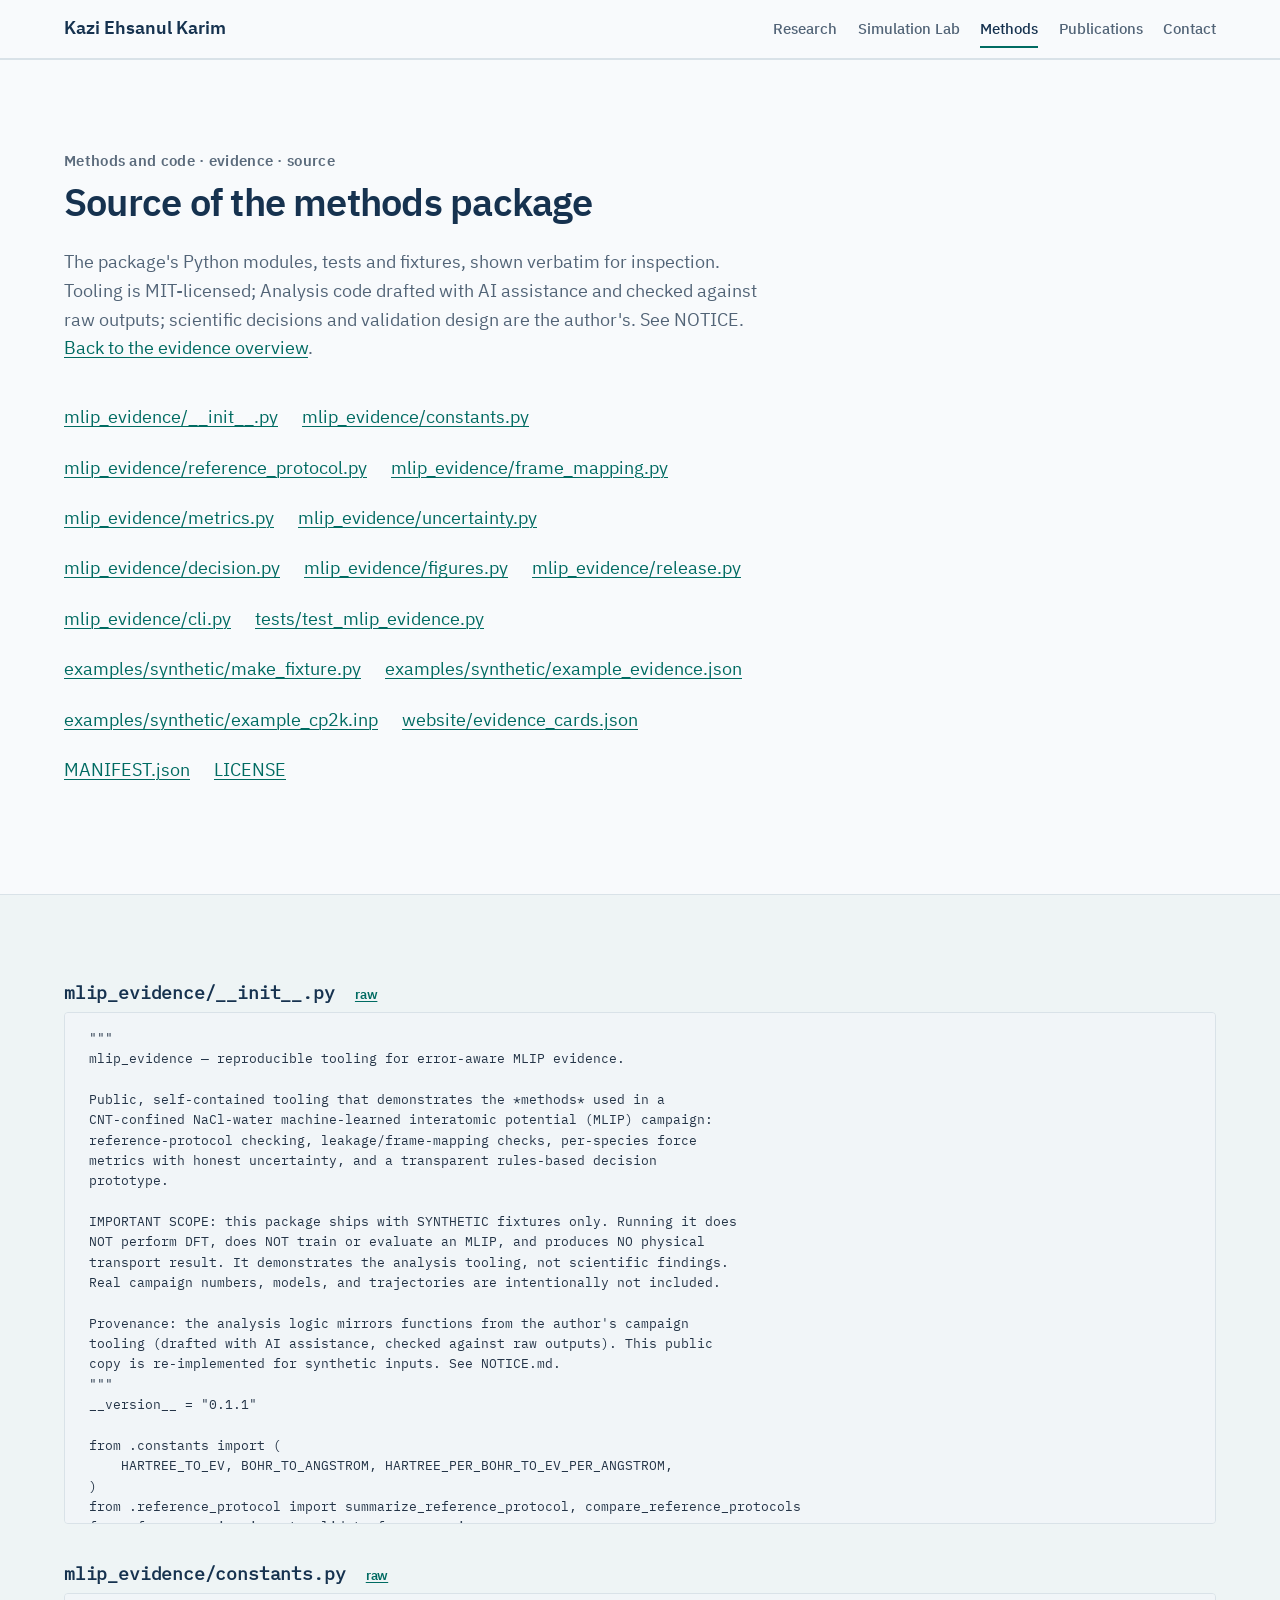
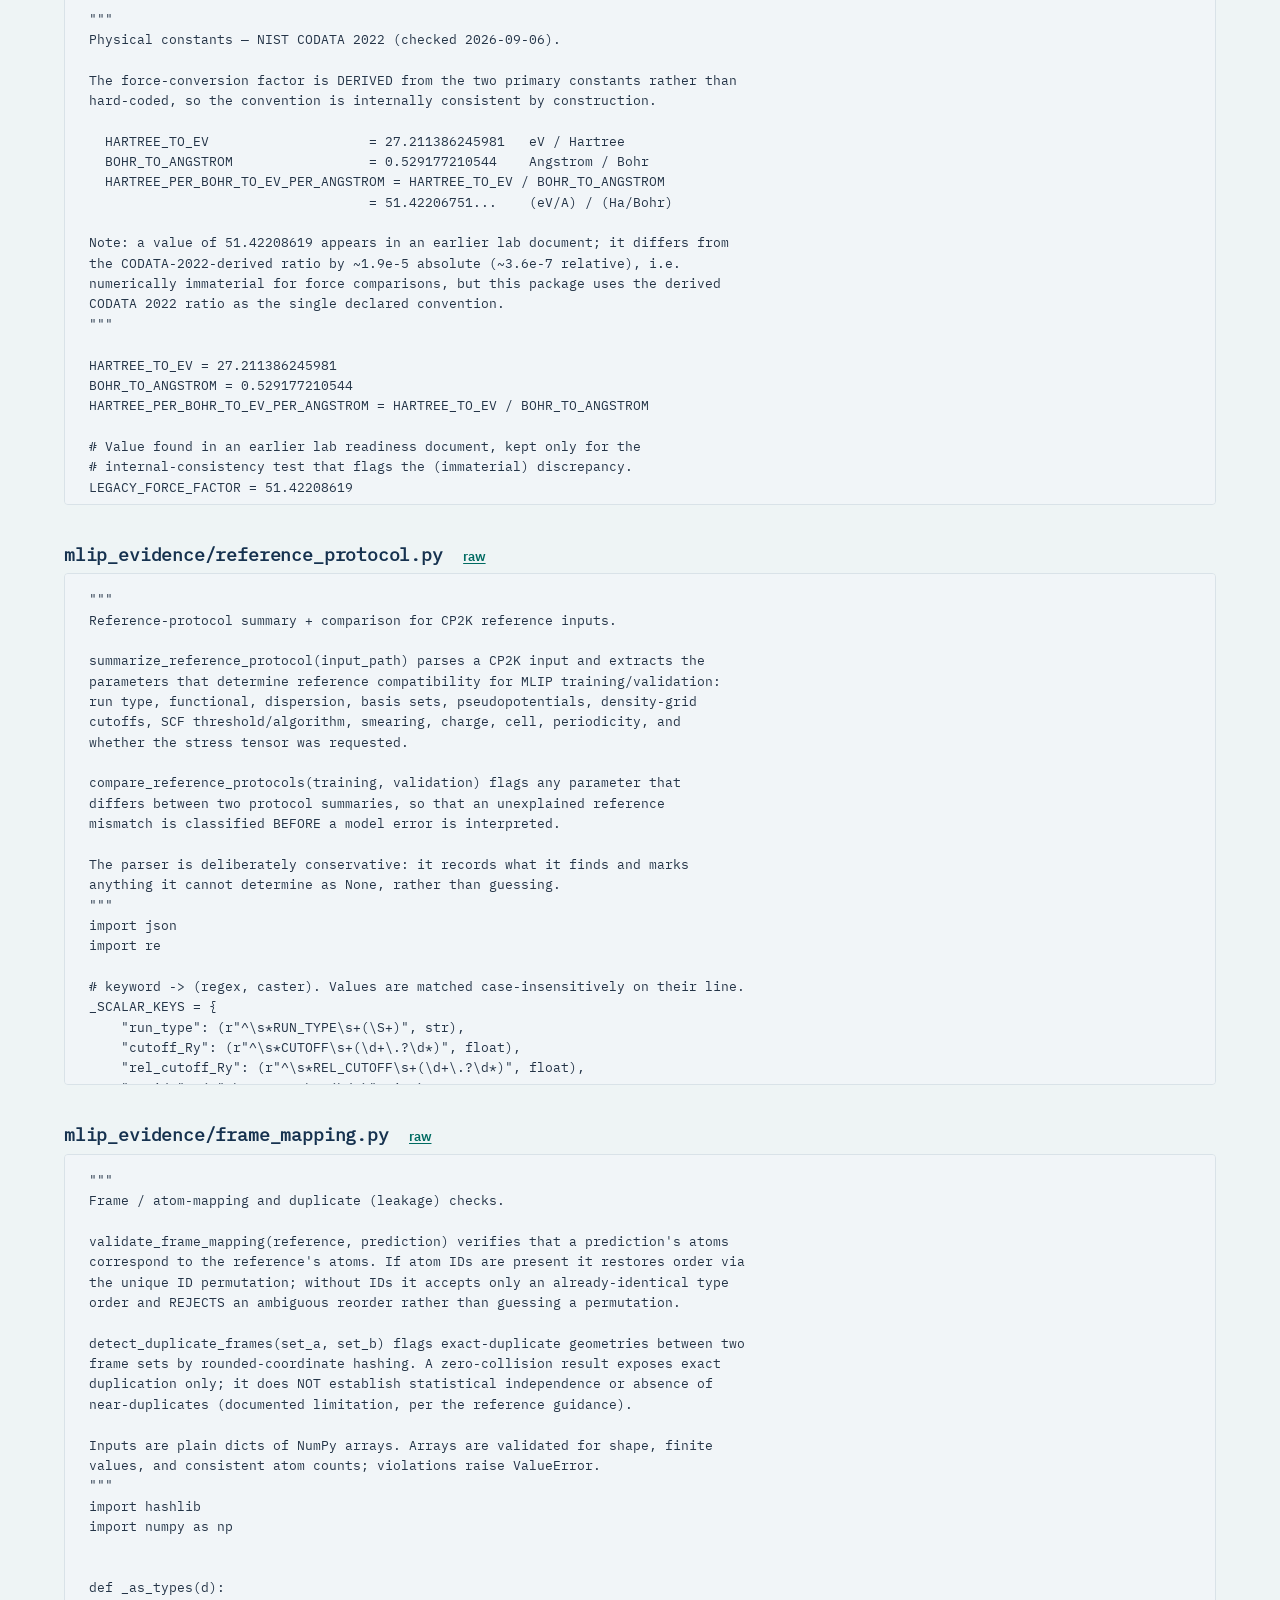
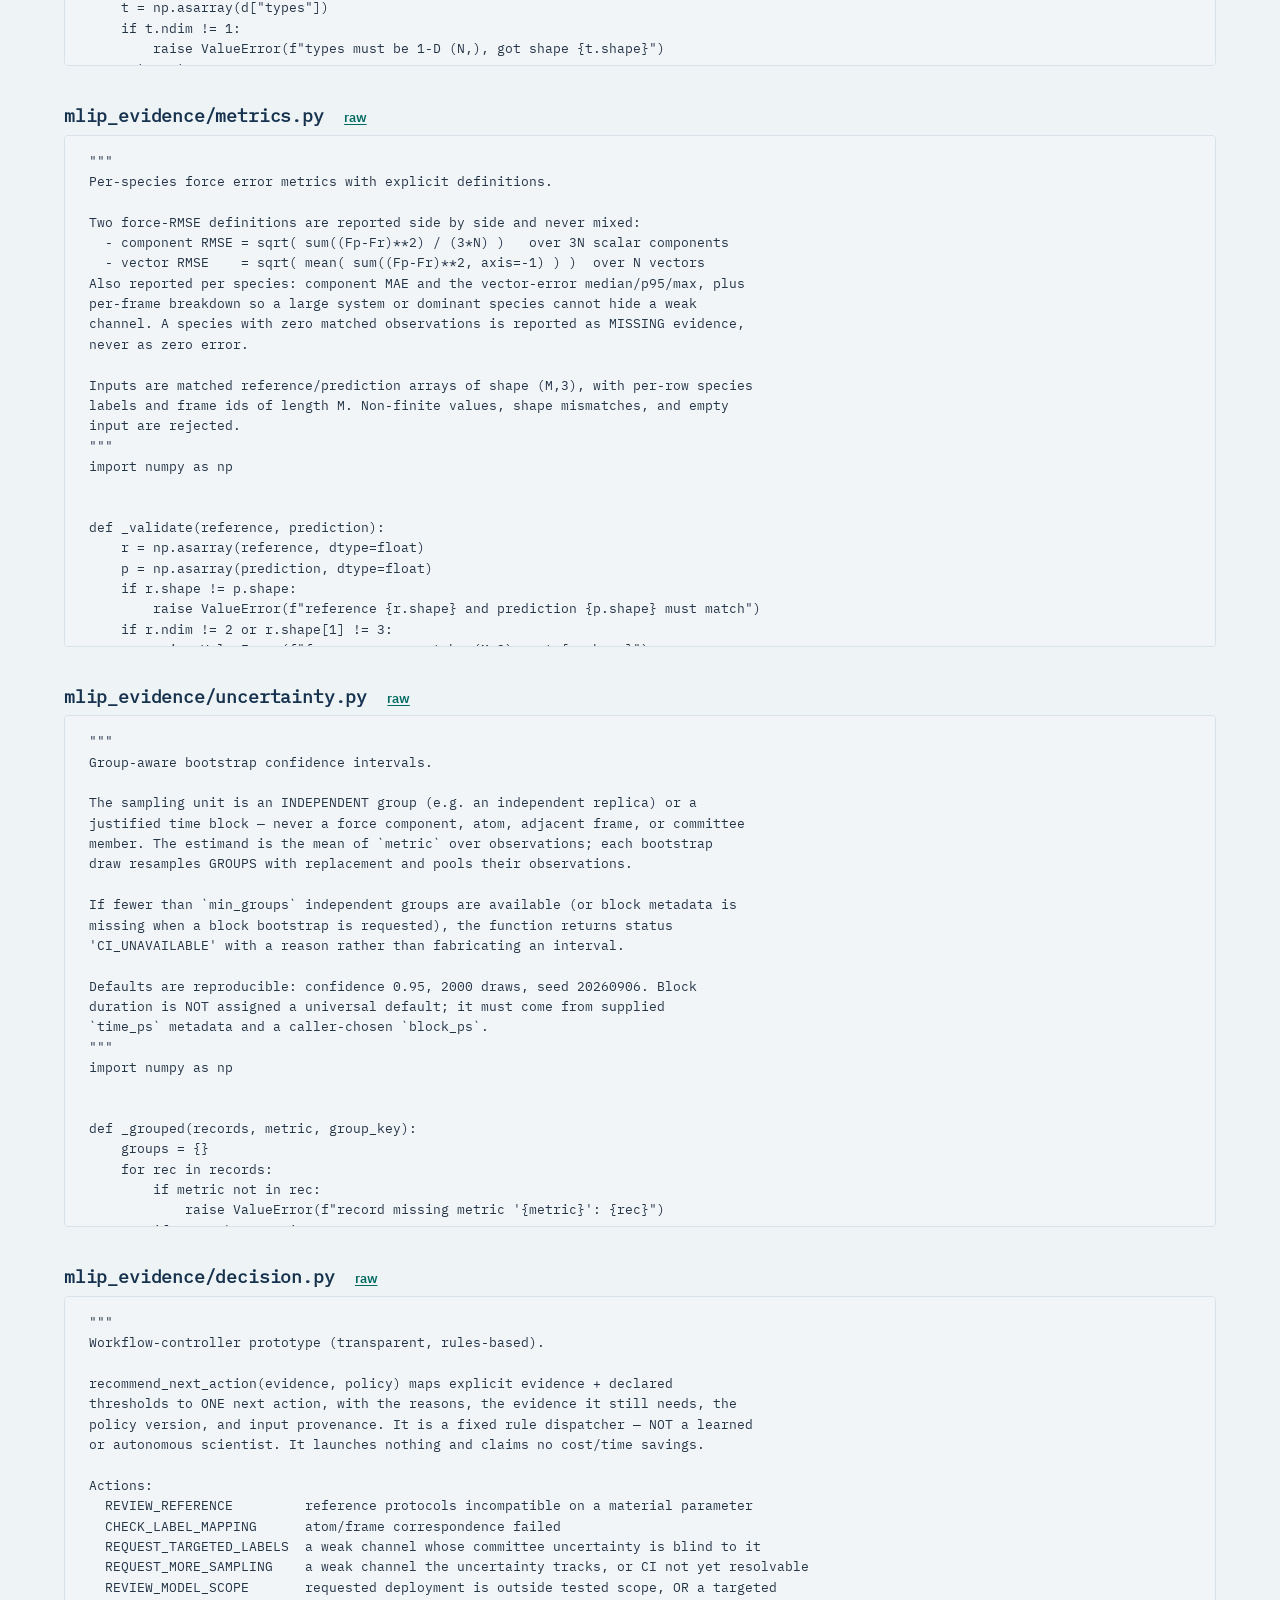
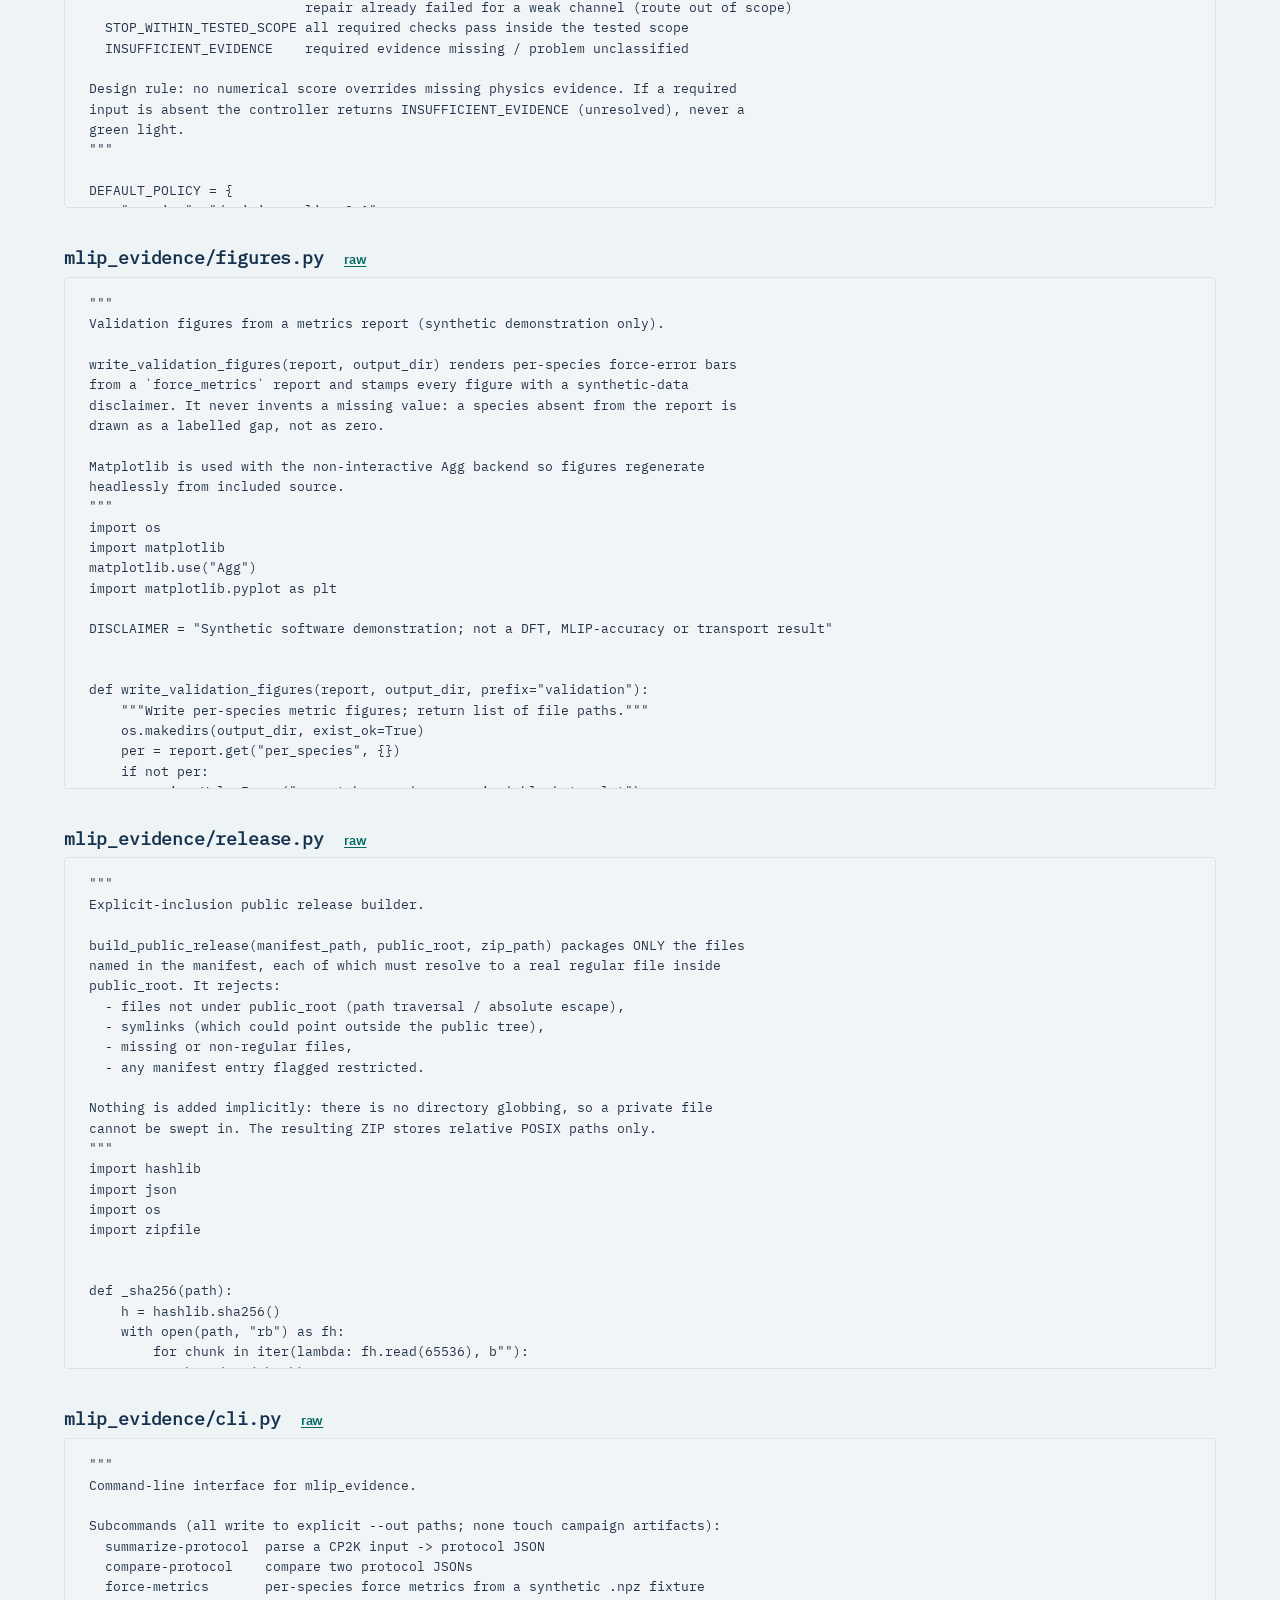
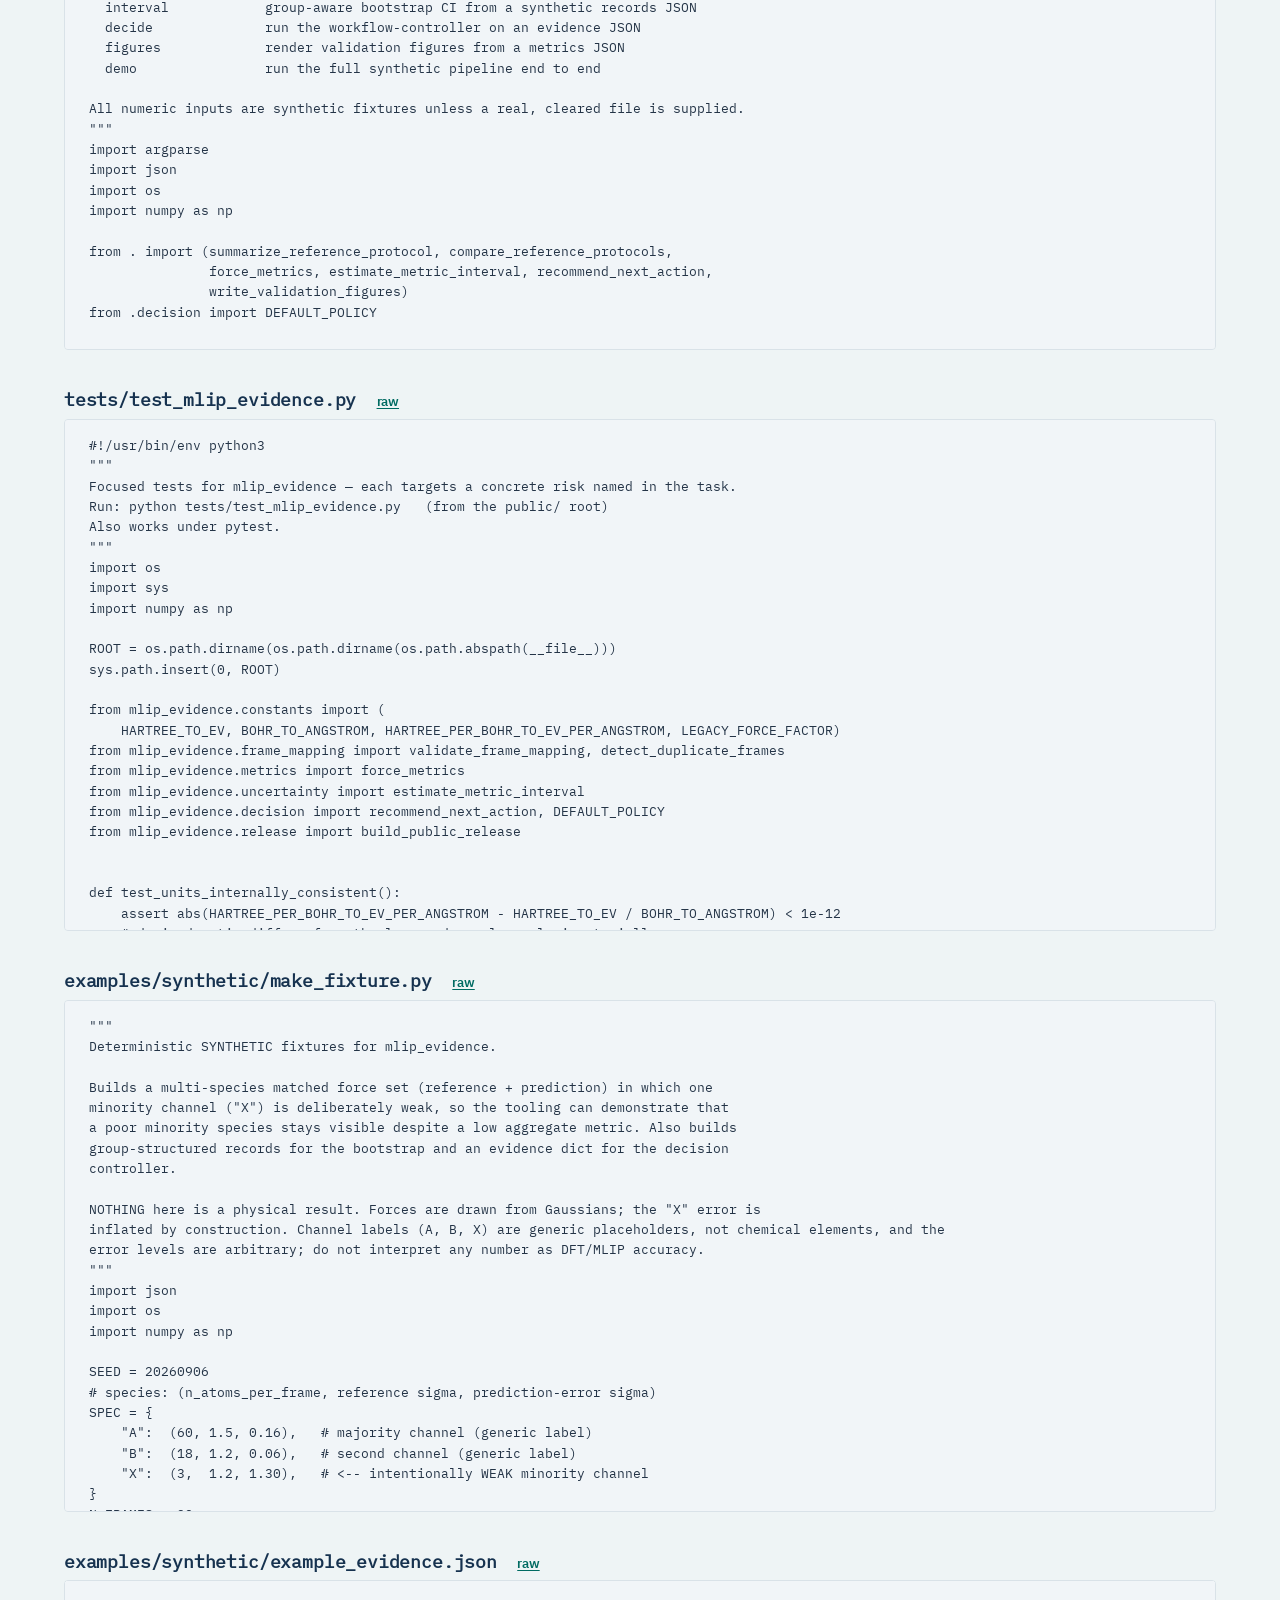
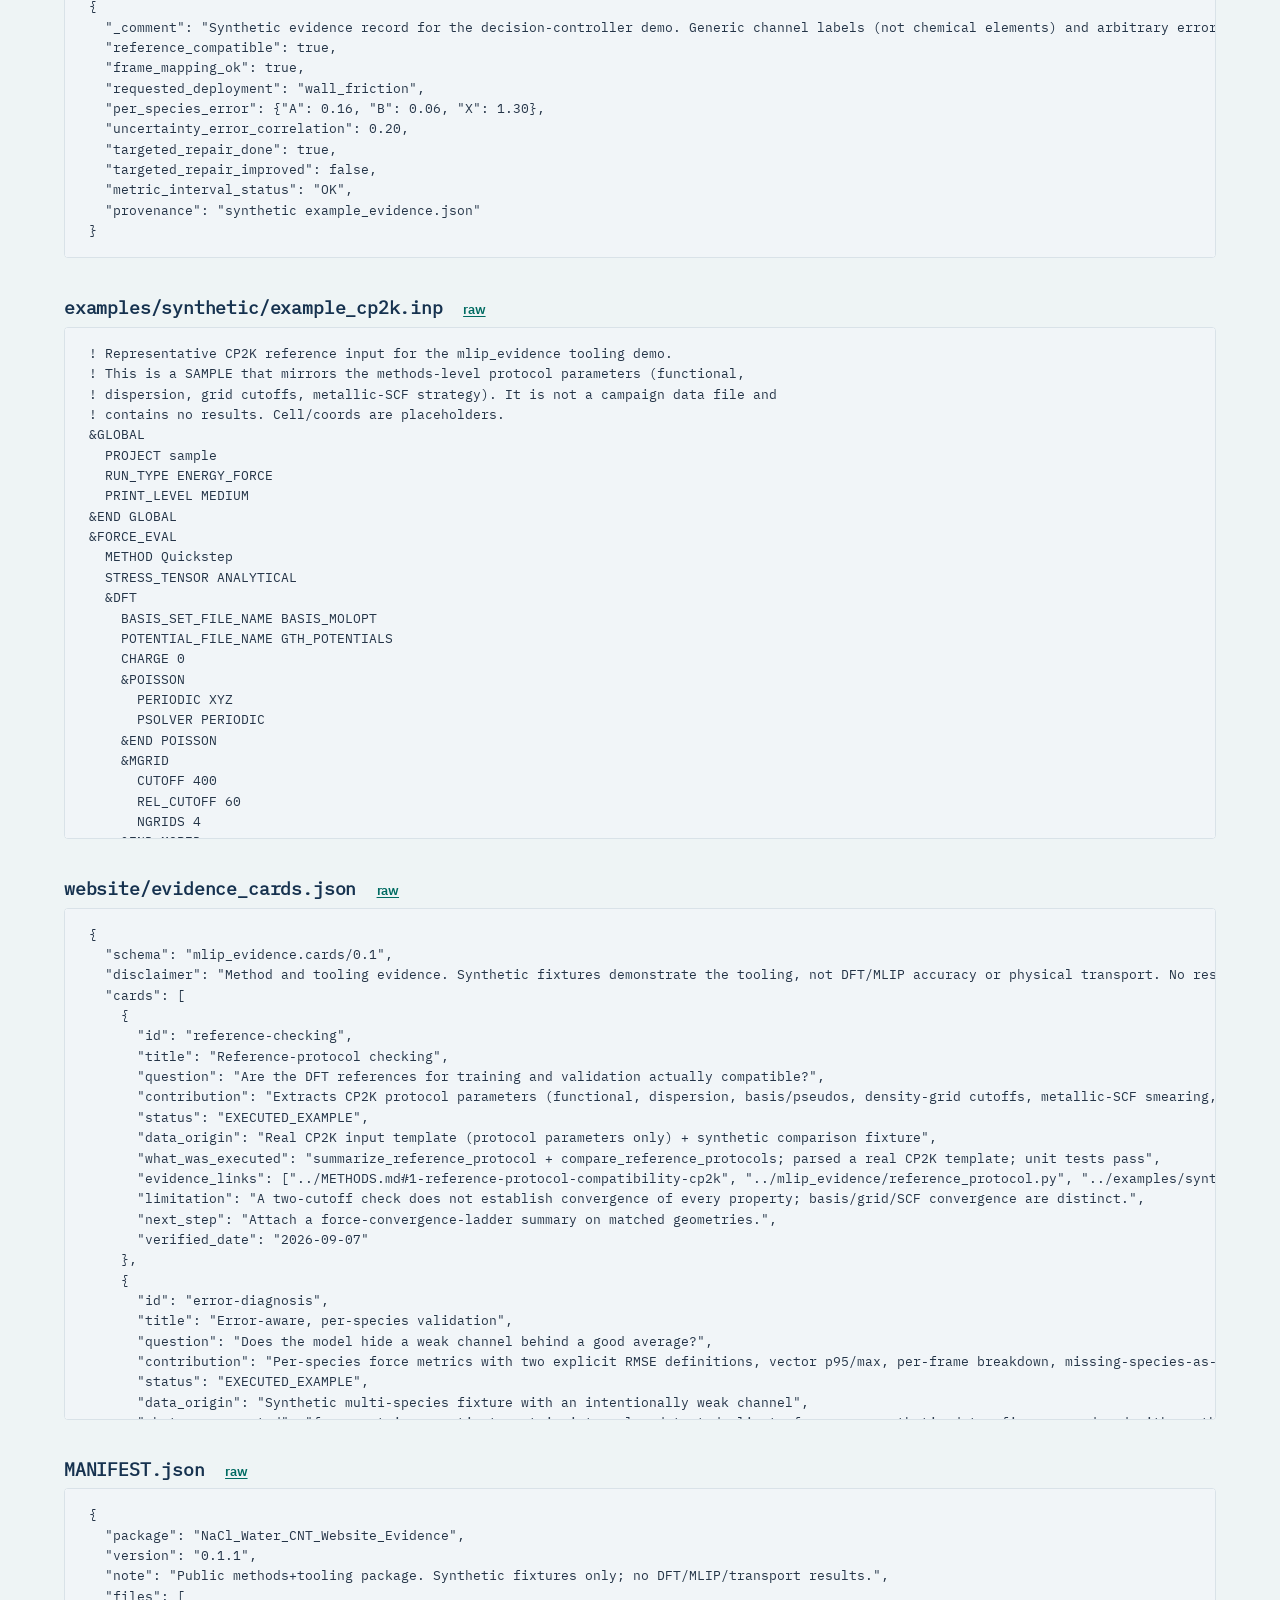
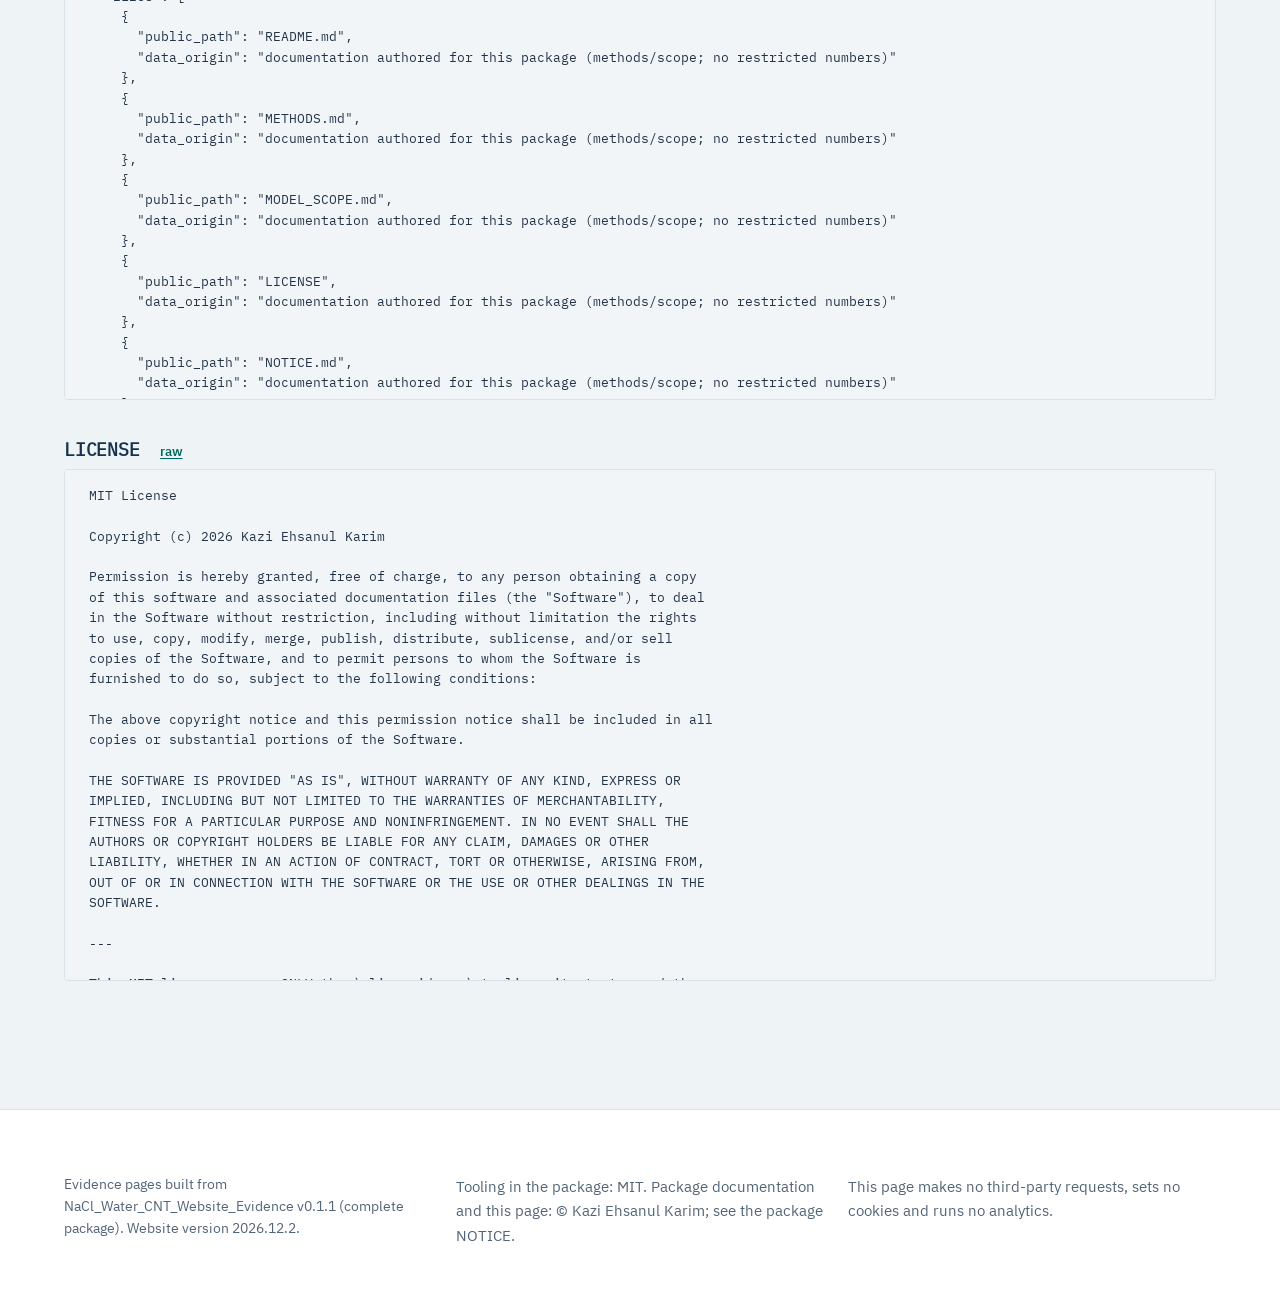
<file: evidence/nacl-water-cnt/source.html>
<!DOCTYPE html>
<html lang="en">
<head>
<meta charset="utf-8">
<meta name="viewport" content="width=device-width, initial-scale=1">
<title>Methods package source — Kazi Ehsanul Karim</title>
<meta name="description" content="Verbatim source of the mlip_evidence methods package: reference-protocol parser, frame-mapping and leakage checks, per-species force metrics, group-aware bootstrap, rules-based decision prototype, release builder, tests and synthetic fixtures.">
<meta name="robots" content="index,follow">
<link rel="icon" type="image/svg+xml" href="../../assets/icons/favicon.svg">
<meta name="theme-color" content="#F8FAFC">
<link rel="stylesheet" href="../../styles/tokens.css">
<link rel="stylesheet" href="../../styles/layout.css">
<link rel="stylesheet" href="../../styles/components.css">
</head>
<body>
<a class="skip-link" href="#main">Skip to content</a>
<header class="site-header">
  <div class="container">
    <a class="brand" href="../../index.html">Kazi Ehsanul Karim</a>
    <button class="nav-toggle" type="button" aria-expanded="false" aria-controls="site-nav" hidden>Menu</button>
    <nav class="site-nav" id="site-nav" aria-label="Sections">
      <a href="../../index.html#research">Research</a>
      <a href="../../index.html#lab">Simulation Lab</a>
      <a href="../../index.html#practice" aria-current="page">Methods</a>
      <a href="../../index.html#publications">Publications</a>
      <a href="../../index.html#contact">Contact</a>
    </nav>
  </div>
</header>
<main id="main">

<section class="section" id="top">
  <div class="container">
    <p class="project-kicker">Methods and code · evidence · source</p>
    <h1 class="evidence-title">Source of the methods package</h1>
    <p class="section-intro">The package's Python modules, tests and fixtures, shown verbatim for inspection. Tooling is MIT-licensed; Analysis code drafted with AI assistance and checked against raw outputs; scientific decisions and validation design are the author&#x27;s. See NOTICE. <a href="index.html">Back to the evidence overview</a>.</p>
    <ul class="links"><li><a href="#mlip_evidence-__init__-py">mlip_evidence/__init__.py</a></li><li><a href="#mlip_evidence-constants-py">mlip_evidence/constants.py</a></li><li><a href="#mlip_evidence-reference_protocol-py">mlip_evidence/reference_protocol.py</a></li><li><a href="#mlip_evidence-frame_mapping-py">mlip_evidence/frame_mapping.py</a></li><li><a href="#mlip_evidence-metrics-py">mlip_evidence/metrics.py</a></li><li><a href="#mlip_evidence-uncertainty-py">mlip_evidence/uncertainty.py</a></li><li><a href="#mlip_evidence-decision-py">mlip_evidence/decision.py</a></li><li><a href="#mlip_evidence-figures-py">mlip_evidence/figures.py</a></li><li><a href="#mlip_evidence-release-py">mlip_evidence/release.py</a></li><li><a href="#mlip_evidence-cli-py">mlip_evidence/cli.py</a></li><li><a href="#tests-test_mlip_evidence-py">tests/test_mlip_evidence.py</a></li><li><a href="#examples-synthetic-make_fixture-py">examples/synthetic/make_fixture.py</a></li><li><a href="#examples-synthetic-example_evidence-json">examples/synthetic/example_evidence.json</a></li><li><a href="#examples-synthetic-example_cp2k-inp">examples/synthetic/example_cp2k.inp</a></li><li><a href="#website-evidence_cards-json">website/evidence_cards.json</a></li><li><a href="#MANIFEST-json">MANIFEST.json</a></li><li><a href="#LICENSE">LICENSE</a></li></ul>
  </div>
</section>
<section class="section section-band">
  <div class="container">
    <article class="srcfile" id="mlip_evidence-__init__-py">
      <h2>mlip_evidence/__init__.py <a class="rawlink" href="package/mlip_evidence/__init__.py">raw</a></h2>
      <pre class="contract srccode">&quot;&quot;&quot;
mlip_evidence — reproducible tooling for error-aware MLIP evidence.

Public, self-contained tooling that demonstrates the *methods* used in a
CNT-confined NaCl-water machine-learned interatomic potential (MLIP) campaign:
reference-protocol checking, leakage/frame-mapping checks, per-species force
metrics with honest uncertainty, and a transparent rules-based decision
prototype.

IMPORTANT SCOPE: this package ships with SYNTHETIC fixtures only. Running it does
NOT perform DFT, does NOT train or evaluate an MLIP, and produces NO physical
transport result. It demonstrates the analysis tooling, not scientific findings.
Real campaign numbers, models, and trajectories are intentionally not included.

Provenance: the analysis logic mirrors functions from the author&#x27;s campaign
tooling (drafted with AI assistance, checked against raw outputs). This public
copy is re-implemented for synthetic inputs. See NOTICE.md.
&quot;&quot;&quot;
__version__ = &quot;0.1.1&quot;

from .constants import (
    HARTREE_TO_EV, BOHR_TO_ANGSTROM, HARTREE_PER_BOHR_TO_EV_PER_ANGSTROM,
)
from .reference_protocol import summarize_reference_protocol, compare_reference_protocols
from .frame_mapping import validate_frame_mapping
from .metrics import force_metrics
from .uncertainty import estimate_metric_interval
from .decision import recommend_next_action
from .figures import write_validation_figures
from .release import build_public_release

__all__ = [
    &quot;HARTREE_TO_EV&quot;, &quot;BOHR_TO_ANGSTROM&quot;, &quot;HARTREE_PER_BOHR_TO_EV_PER_ANGSTROM&quot;,
    &quot;summarize_reference_protocol&quot;, &quot;compare_reference_protocols&quot;,
    &quot;validate_frame_mapping&quot;, &quot;force_metrics&quot;, &quot;estimate_metric_interval&quot;,
    &quot;recommend_next_action&quot;, &quot;write_validation_figures&quot;, &quot;build_public_release&quot;,
]
</pre>
    </article>
    <article class="srcfile" id="mlip_evidence-constants-py">
      <h2>mlip_evidence/constants.py <a class="rawlink" href="package/mlip_evidence/constants.py">raw</a></h2>
      <pre class="contract srccode">&quot;&quot;&quot;
Physical constants — NIST CODATA 2022 (checked 2026-09-06).

The force-conversion factor is DERIVED from the two primary constants rather than
hard-coded, so the convention is internally consistent by construction.

  HARTREE_TO_EV                    = 27.211386245981   eV / Hartree
  BOHR_TO_ANGSTROM                 = 0.529177210544    Angstrom / Bohr
  HARTREE_PER_BOHR_TO_EV_PER_ANGSTROM = HARTREE_TO_EV / BOHR_TO_ANGSTROM
                                   = 51.42206751...    (eV/A) / (Ha/Bohr)

Note: a value of 51.42208619 appears in an earlier lab document; it differs from
the CODATA-2022-derived ratio by ~1.9e-5 absolute (~3.6e-7 relative), i.e.
numerically immaterial for force comparisons, but this package uses the derived
CODATA 2022 ratio as the single declared convention.
&quot;&quot;&quot;

HARTREE_TO_EV = 27.211386245981
BOHR_TO_ANGSTROM = 0.529177210544
HARTREE_PER_BOHR_TO_EV_PER_ANGSTROM = HARTREE_TO_EV / BOHR_TO_ANGSTROM

# Value found in an earlier lab readiness document, kept only for the
# internal-consistency test that flags the (immaterial) discrepancy.
LEGACY_FORCE_FACTOR = 51.42208619
</pre>
    </article>
    <article class="srcfile" id="mlip_evidence-reference_protocol-py">
      <h2>mlip_evidence/reference_protocol.py <a class="rawlink" href="package/mlip_evidence/reference_protocol.py">raw</a></h2>
      <pre class="contract srccode">&quot;&quot;&quot;
Reference-protocol summary + comparison for CP2K reference inputs.

summarize_reference_protocol(input_path) parses a CP2K input and extracts the
parameters that determine reference compatibility for MLIP training/validation:
run type, functional, dispersion, basis sets, pseudopotentials, density-grid
cutoffs, SCF threshold/algorithm, smearing, charge, cell, periodicity, and
whether the stress tensor was requested.

compare_reference_protocols(training, validation) flags any parameter that
differs between two protocol summaries, so that an unexplained reference
mismatch is classified BEFORE a model error is interpreted.

The parser is deliberately conservative: it records what it finds and marks
anything it cannot determine as None, rather than guessing.
&quot;&quot;&quot;
import json
import re

# keyword -&gt; (regex, caster). Values are matched case-insensitively on their line.
_SCALAR_KEYS = {
    &quot;run_type&quot;: (r&quot;^\s*RUN_TYPE\s+(\S+)&quot;, str),
    &quot;cutoff_Ry&quot;: (r&quot;^\s*CUTOFF\s+(\d+\.?\d*)&quot;, float),
    &quot;rel_cutoff_Ry&quot;: (r&quot;^\s*REL_CUTOFF\s+(\d+\.?\d*)&quot;, float),
    &quot;ngrids&quot;: (r&quot;^\s*NGRIDS\s+(\d+)&quot;, int),
    &quot;eps_scf&quot;: (r&quot;^\s*EPS_SCF\s+(\S+)&quot;, float),
    &quot;max_scf&quot;: (r&quot;^\s*MAX_SCF\s+(\d+)&quot;, int),
    &quot;charge&quot;: (r&quot;^\s*CHARGE\s+([+-]?\d+)&quot;, int),
    &quot;added_mos&quot;: (r&quot;^\s*ADDED_MOS\s+(\d+)&quot;, int),
    &quot;smear_method&quot;: (r&quot;^\s*METHOD\s+(FERMI_DIRAC|GAUSSIAN)&quot;, str),
    &quot;electronic_temperature_K&quot;: (r&quot;ELECTRONIC_TEMPERATURE\s*(?:\[K\])?\s*(\d+\.?\d*)&quot;, float),
    &quot;xc_functional&quot;: (r&quot;^\s*&amp;XC_FUNCTIONAL\s+(\S+)&quot;, str),
    &quot;vdw_type&quot;: (r&quot;^\s*TYPE\s+(DFTD3\(BJ\)|DFTD3|DFTD2)&quot;, str),
    &quot;mixing_method&quot;: (r&quot;^\s*METHOD\s+(BROYDEN_MIXING|PULAY_MIXING|DIRECT_P_MIXING)&quot;, str),
}
_FLAG_SECTIONS = {
    &quot;stress_tensor&quot;: r&quot;STRESS_TENSOR\s+(ANALYTICAL|NUMERICAL)&quot;,
    &quot;smearing_on&quot;: r&quot;&amp;SMEAR\s+ON&quot;,
    &quot;outer_scf_on&quot;: r&quot;&amp;OUTER_SCF\s+ON&quot;,
    &quot;forces_on&quot;: r&quot;&amp;FORCES\s+ON&quot;,
}


def _read_text(input_path):
    with open(input_path, &quot;r&quot;) as fh:
        return fh.read()


def summarize_reference_protocol(input_path, output_path=None):
    &quot;&quot;&quot;Parse a CP2K input file into a protocol summary dict.&quot;&quot;&quot;
    text = _read_text(input_path)
    lines = text.splitlines()
    out = {&quot;source&quot;: str(input_path)}

    for key, (pat, cast) in _SCALAR_KEYS.items():
        val = None
        rx = re.compile(pat, re.IGNORECASE)
        for ln in lines:
            m = rx.search(ln)
            if m:
                try:
                    val = cast(m.group(1))
                except (ValueError, IndexError):
                    val = m.group(1)
                break
        out[key] = val

    for key, pat in _FLAG_SECTIONS.items():
        m = re.search(pat, text, re.IGNORECASE)
        out[key] = (m.group(1) if (m and m.groups()) else bool(m)) if m else (False if key.endswith(&quot;_on&quot;) else None)

    # per-KIND basis + potential
    kinds = {}
    for km in re.finditer(r&quot;&amp;KIND\s+(\S+)(.*?)&amp;END\s+KIND&quot;, text, re.IGNORECASE | re.DOTALL):
        name = km.group(1).strip()
        body = km.group(2)
        b = re.search(r&quot;BASIS_SET\s+(\S+)&quot;, body, re.IGNORECASE)
        p = re.search(r&quot;POTENTIAL\s+(\S+)&quot;, body, re.IGNORECASE)
        kinds[name] = {&quot;basis_set&quot;: b.group(1) if b else None,
                       &quot;potential&quot;: p.group(1) if p else None}
    out[&quot;kinds&quot;] = kinds

    # cell + periodicity
    abc = re.search(r&quot;^\s*ABC\s+([\d.]+)\s+([\d.]+)\s+([\d.]+)&quot;, text, re.IGNORECASE | re.MULTILINE)
    out[&quot;cell_abc_A&quot;] = [float(abc.group(i)) for i in (1, 2, 3)] if abc else None
    cell_vec = re.search(r&quot;^\s*A\s+[\d.\-]+\s+[\d.\-]+\s+[\d.\-]+&quot;, text, re.IGNORECASE | re.MULTILINE)
    out[&quot;cell_uses_vectors&quot;] = bool(cell_vec)
    per = re.search(r&quot;&amp;POISSON.*?PERIODIC\s+(\S+)&quot;, text, re.IGNORECASE | re.DOTALL)
    out[&quot;poisson_periodic&quot;] = per.group(1) if per else None

    if output_path:
        with open(output_path, &quot;w&quot;) as fh:
            json.dump(out, fh, indent=2)
    return out


# parameters whose mismatch between train/validation is scientifically material
_MATERIAL = [
    &quot;xc_functional&quot;, &quot;vdw_type&quot;, &quot;cutoff_Ry&quot;, &quot;rel_cutoff_Ry&quot;, &quot;eps_scf&quot;,
    &quot;charge&quot;, &quot;smear_method&quot;, &quot;electronic_temperature_K&quot;, &quot;poisson_periodic&quot;,
    &quot;run_type&quot;, &quot;kinds&quot;,
]


def compare_reference_protocols(training, validation):
    &quot;&quot;&quot;Compare two protocol summaries; return matched/mismatched/only-in-one.

    A mismatch on a MATERIAL parameter is flagged compatible=False, meaning a
    model error computed against `validation` cannot be cleanly attributed to the
    model until the reference difference is explained.
    &quot;&quot;&quot;
    keys = sorted(set(training) | set(validation))
    matched, mismatched = {}, {}
    for k in keys:
        if k in (&quot;source&quot;,):
            continue
        tv, vv = training.get(k, &quot;&lt;absent&gt;&quot;), validation.get(k, &quot;&lt;absent&gt;&quot;)
        if tv == vv:
            matched[k] = tv
        else:
            mismatched[k] = {&quot;training&quot;: tv, &quot;validation&quot;: vv,
                             &quot;material&quot;: k in _MATERIAL}
    compatible = not any(v[&quot;material&quot;] for v in mismatched.values())
    return {
        &quot;compatible&quot;: compatible,
        &quot;n_matched&quot;: len(matched),
        &quot;n_mismatched&quot;: len(mismatched),
        &quot;mismatched&quot;: mismatched,
        &quot;note&quot;: (&quot;references compatible on all material parameters&quot;
                 if compatible else
                 &quot;MATERIAL reference mismatch — classify before interpreting model error&quot;),
    }
</pre>
    </article>
    <article class="srcfile" id="mlip_evidence-frame_mapping-py">
      <h2>mlip_evidence/frame_mapping.py <a class="rawlink" href="package/mlip_evidence/frame_mapping.py">raw</a></h2>
      <pre class="contract srccode">&quot;&quot;&quot;
Frame / atom-mapping and duplicate (leakage) checks.

validate_frame_mapping(reference, prediction) verifies that a prediction&#x27;s atoms
correspond to the reference&#x27;s atoms. If atom IDs are present it restores order via
the unique ID permutation; without IDs it accepts only an already-identical type
order and REJECTS an ambiguous reorder rather than guessing a permutation.

detect_duplicate_frames(set_a, set_b) flags exact-duplicate geometries between two
frame sets by rounded-coordinate hashing. A zero-collision result exposes exact
duplication only; it does NOT establish statistical independence or absence of
near-duplicates (documented limitation, per the reference guidance).

Inputs are plain dicts of NumPy arrays. Arrays are validated for shape, finite
values, and consistent atom counts; violations raise ValueError.
&quot;&quot;&quot;
import hashlib
import numpy as np


def _as_types(d):
    t = np.asarray(d[&quot;types&quot;])
    if t.ndim != 1:
        raise ValueError(f&quot;types must be 1-D (N,), got shape {t.shape}&quot;)
    return t


def _as_coords(d):
    c = np.asarray(d[&quot;coords&quot;], dtype=float)
    if c.ndim == 2:
        c = c[None, :, :]
    if c.ndim != 3 or c.shape[-1] != 3:
        raise ValueError(f&quot;coords must be (N,3) or (F,N,3), got shape {c.shape}&quot;)
    if not np.all(np.isfinite(c)):
        raise ValueError(&quot;coords contain non-finite values&quot;)
    return c


def validate_frame_mapping(reference, prediction):
    &quot;&quot;&quot;Return {&#x27;ok&#x27;, &#x27;restored&#x27;, &#x27;permutation&#x27;, &#x27;reason&#x27;} for atom correspondence.&quot;&quot;&quot;
    rt, pt = _as_types(reference), _as_types(prediction)
    if rt.shape[0] != pt.shape[0]:
        return {&quot;ok&quot;: False, &quot;restored&quot;: False, &quot;permutation&quot;: None,
                &quot;reason&quot;: f&quot;atom count mismatch: reference {rt.shape[0]} vs prediction {pt.shape[0]}&quot;}
    if sorted(rt.tolist()) != sorted(pt.tolist()):
        return {&quot;ok&quot;: False, &quot;restored&quot;: False, &quot;permutation&quot;: None,
                &quot;reason&quot;: &quot;type multisets differ — not the same system&quot;}

    r_ids = reference.get(&quot;ids&quot;)
    p_ids = prediction.get(&quot;ids&quot;)
    if r_ids is not None and p_ids is not None:
        r_ids = np.asarray(r_ids); p_ids = np.asarray(p_ids)
        if len(set(r_ids.tolist())) != r_ids.size or len(set(p_ids.tolist())) != p_ids.size:
            return {&quot;ok&quot;: False, &quot;restored&quot;: False, &quot;permutation&quot;: None,
                    &quot;reason&quot;: &quot;atom IDs not unique — cannot form an unambiguous permutation&quot;}
        if set(r_ids.tolist()) != set(p_ids.tolist()):
            return {&quot;ok&quot;: False, &quot;restored&quot;: False, &quot;permutation&quot;: None,
                    &quot;reason&quot;: &quot;atom ID sets differ — different atoms&quot;}
        # permutation that reorders prediction into reference ID order
        order = {i: k for k, i in enumerate(p_ids.tolist())}
        perm = np.array([order[i] for i in r_ids.tolist()])
        restored = not np.array_equal(perm, np.arange(perm.size))
        if not np.array_equal(pt[perm], rt):
            return {&quot;ok&quot;: False, &quot;restored&quot;: False, &quot;permutation&quot;: None,
                    &quot;reason&quot;: &quot;ID permutation does not align atom types — inconsistent metadata&quot;}
        return {&quot;ok&quot;: True, &quot;restored&quot;: bool(restored), &quot;permutation&quot;: perm.tolist(),
                &quot;reason&quot;: &quot;restored via unique atom-ID permutation&quot; if restored
                          else &quot;already aligned&quot;}

    # no IDs: accept only identity
    if np.array_equal(rt, pt):
        return {&quot;ok&quot;: True, &quot;restored&quot;: False, &quot;permutation&quot;: None,
                &quot;reason&quot;: &quot;type order already identical (no IDs needed)&quot;}
    return {&quot;ok&quot;: False, &quot;restored&quot;: False, &quot;permutation&quot;: None,
            &quot;reason&quot;: &quot;atoms need reordering but no IDs supplied — refusing to guess a permutation&quot;}


def _frame_hash(coords_frame, decimals):
    q = np.round(np.asarray(coords_frame, dtype=float), decimals)
    return hashlib.sha256(np.ascontiguousarray(q).tobytes()).hexdigest()


def detect_duplicate_frames(set_a, set_b, decimals=4):
    &quot;&quot;&quot;Flag exact-duplicate geometries between two frame sets (leakage check).

    Returns {&#x27;n_a&#x27;,&#x27;n_b&#x27;,&#x27;n_duplicates&#x27;,&#x27;duplicate_pairs&#x27;,&#x27;note&#x27;}.
    Zero duplicates != independence (see module docstring).
    &quot;&quot;&quot;
    ca, cb = _as_coords(set_a), _as_coords(set_b)
    if ca.shape[1] != cb.shape[1]:
        raise ValueError(&quot;frame sets have different atom counts&quot;)
    ha = {_frame_hash(f, decimals): i for i, f in enumerate(ca)}
    dup = []
    for j, f in enumerate(cb):
        h = _frame_hash(f, decimals)
        if h in ha:
            dup.append((ha[h], j))
    return {
        &quot;n_a&quot;: int(ca.shape[0]), &quot;n_b&quot;: int(cb.shape[0]),
        &quot;n_duplicates&quot;: len(dup), &quot;duplicate_pairs&quot;: dup,
        &quot;note&quot;: (&quot;exact-duplicate hashing only; zero collisions does not prove &quot;
                 &quot;statistical independence or absence of near-duplicates&quot;),
    }
</pre>
    </article>
    <article class="srcfile" id="mlip_evidence-metrics-py">
      <h2>mlip_evidence/metrics.py <a class="rawlink" href="package/mlip_evidence/metrics.py">raw</a></h2>
      <pre class="contract srccode">&quot;&quot;&quot;
Per-species force error metrics with explicit definitions.

Two force-RMSE definitions are reported side by side and never mixed:
  - component RMSE = sqrt( sum((Fp-Fr)**2) / (3*N) )   over 3N scalar components
  - vector RMSE    = sqrt( mean( sum((Fp-Fr)**2, axis=-1) ) )  over N vectors
Also reported per species: component MAE and the vector-error median/p95/max, plus
per-frame breakdown so a large system or dominant species cannot hide a weak
channel. A species with zero matched observations is reported as MISSING evidence,
never as zero error.

Inputs are matched reference/prediction arrays of shape (M,3), with per-row species
labels and frame ids of length M. Non-finite values, shape mismatches, and empty
input are rejected.
&quot;&quot;&quot;
import numpy as np


def _validate(reference, prediction):
    r = np.asarray(reference, dtype=float)
    p = np.asarray(prediction, dtype=float)
    if r.shape != p.shape:
        raise ValueError(f&quot;reference {r.shape} and prediction {p.shape} must match&quot;)
    if r.ndim != 2 or r.shape[1] != 3:
        raise ValueError(f&quot;force arrays must be (M,3), got {r.shape}&quot;)
    if r.shape[0] == 0:
        raise ValueError(&quot;no matched force vectors supplied&quot;)
    if not (np.all(np.isfinite(r)) and np.all(np.isfinite(p))):
        raise ValueError(&quot;non-finite values in force arrays&quot;)
    return r, p


def _species_block(dr):
    &quot;&quot;&quot;dr = (n,3) error vectors for one species -&gt; metric dict.&quot;&quot;&quot;
    n = dr.shape[0]
    comp = dr.reshape(-1)
    vec_mag = np.sqrt(np.sum(dr ** 2, axis=1))
    return {
        &quot;n_vectors&quot;: int(n),
        &quot;component_rmse&quot;: float(np.sqrt(np.mean(comp ** 2))),
        &quot;component_mae&quot;: float(np.mean(np.abs(comp))),
        &quot;vector_rmse&quot;: float(np.sqrt(np.mean(vec_mag ** 2))),
        &quot;vector_median&quot;: float(np.median(vec_mag)),
        &quot;vector_p95&quot;: float(np.percentile(vec_mag, 95)),
        &quot;vector_max&quot;: float(np.max(vec_mag)),
    }


def force_metrics(reference, prediction, species, frame_ids=None, expected_species=None):
    &quot;&quot;&quot;Per-species and overall force metrics.

    reference, prediction : (M,3) matched force vectors
    species               : length-M labels (str/int)
    frame_ids             : length-M frame ids (optional; enables per-frame table)
    expected_species      : iterable of species that SHOULD be present; any with
                            no observations are listed under &#x27;missing_species&#x27;.
    &quot;&quot;&quot;
    r, p = _validate(reference, prediction)
    species = np.asarray(species)
    if species.shape[0] != r.shape[0]:
        raise ValueError(&quot;species length must equal number of force vectors&quot;)
    dr = p - r

    per_species = {}
    for s in sorted(set(species.tolist()), key=str):
        per_species[str(s)] = _species_block(dr[species == s])

    result = {
        &quot;definitions&quot;: {
            &quot;component_rmse&quot;: &quot;sqrt(sum((Fp-Fr)**2)/(3N))&quot;,
            &quot;vector_rmse&quot;: &quot;sqrt(mean(sum((Fp-Fr)**2, axis=-1)))&quot;,
        },
        &quot;overall&quot;: _species_block(dr),
        &quot;per_species&quot;: per_species,
    }

    if expected_species is not None:
        missing = [str(s) for s in expected_species if str(s) not in per_species]
        result[&quot;missing_species&quot;] = missing  # missing evidence, NOT zero error

    if frame_ids is not None:
        frame_ids = np.asarray(frame_ids)
        if frame_ids.shape[0] != r.shape[0]:
            raise ValueError(&quot;frame_ids length must equal number of force vectors&quot;)
        per_frame = {}
        for f in sorted(set(frame_ids.tolist()), key=str):
            per_frame[str(f)] = _species_block(dr[frame_ids == f])
        result[&quot;per_frame&quot;] = per_frame

    return result
</pre>
    </article>
    <article class="srcfile" id="mlip_evidence-uncertainty-py">
      <h2>mlip_evidence/uncertainty.py <a class="rawlink" href="package/mlip_evidence/uncertainty.py">raw</a></h2>
      <pre class="contract srccode">&quot;&quot;&quot;
Group-aware bootstrap confidence intervals.

The sampling unit is an INDEPENDENT group (e.g. an independent replica) or a
justified time block — never a force component, atom, adjacent frame, or committee
member. The estimand is the mean of `metric` over observations; each bootstrap
draw resamples GROUPS with replacement and pools their observations.

If fewer than `min_groups` independent groups are available (or block metadata is
missing when a block bootstrap is requested), the function returns status
&#x27;CI_UNAVAILABLE&#x27; with a reason rather than fabricating an interval.

Defaults are reproducible: confidence 0.95, 2000 draws, seed 20260906. Block
duration is NOT assigned a universal default; it must come from supplied
`time_ps` metadata and a caller-chosen `block_ps`.
&quot;&quot;&quot;
import numpy as np


def _grouped(records, metric, group_key):
    groups = {}
    for rec in records:
        if metric not in rec:
            raise ValueError(f&quot;record missing metric &#x27;{metric}&#x27;: {rec}&quot;)
        if group_key not in rec:
            raise ValueError(f&quot;record missing group_key &#x27;{group_key}&#x27;: {rec}&quot;)
        v = float(rec[metric])
        if not np.isfinite(v):
            raise ValueError(f&quot;non-finite metric value: {rec}&quot;)
        groups.setdefault(rec[group_key], []).append(v)
    return {g: np.asarray(vs, dtype=float) for g, vs in groups.items()}


def _block_groups(records, metric, block_ps):
    for rec in records:
        if &quot;time_ps&quot; not in rec:
            raise ValueError(&quot;block bootstrap requires &#x27;time_ps&#x27; in every record&quot;)
    groups = {}
    for rec in records:
        b = int(np.floor(float(rec[&quot;time_ps&quot;]) / block_ps))
        groups.setdefault(b, []).append(float(rec[metric]))
    return {g: np.asarray(vs, dtype=float) for g, vs in groups.items()}


def estimate_metric_interval(records, metric, *, group_key=&quot;group&quot;,
                             block_ps=None, confidence=0.95,
                             n_bootstrap=2000, seed=20260906, min_groups=3):
    &quot;&quot;&quot;Bootstrap CI for the mean of `metric`, resampling independent groups.

    Returns a dict with either the interval or status &#x27;CI_UNAVAILABLE&#x27;.
    &quot;&quot;&quot;
    if not records:
        return {&quot;status&quot;: &quot;CI_UNAVAILABLE&quot;, &quot;reason&quot;: &quot;no records supplied&quot;}

    if block_ps is not None:
        groups = _block_groups(records, metric, block_ps)
        unit = f&quot;time block ({block_ps} ps)&quot;
    else:
        groups = _grouped(records, metric, group_key)
        unit = f&quot;group &#x27;{group_key}&#x27;&quot;

    labels = list(groups.keys())
    n_groups = len(labels)
    if n_groups &lt; min_groups:
        return {&quot;status&quot;: &quot;CI_UNAVAILABLE&quot;,
                &quot;reason&quot;: f&quot;only {n_groups} independent {unit} unit(s); need &gt;= {min_groups}&quot;,
                &quot;n_groups&quot;: n_groups, &quot;sampling_unit&quot;: unit,
                &quot;estimand&quot;: f&quot;mean of {metric}&quot;}

    all_vals = np.concatenate([groups[l] for l in labels])
    point = float(np.mean(all_vals))

    rng = np.random.default_rng(seed)
    idx = np.arange(n_groups)
    draws = np.empty(n_bootstrap)
    for b in range(n_bootstrap):
        pick = rng.choice(idx, size=n_groups, replace=True)
        pooled = np.concatenate([groups[labels[i]] for i in pick])
        draws[b] = np.mean(pooled)
    alpha = 1.0 - confidence
    lo = float(np.percentile(draws, 100 * alpha / 2))
    hi = float(np.percentile(draws, 100 * (1 - alpha / 2)))

    return {
        &quot;status&quot;: &quot;OK&quot;,
        &quot;estimand&quot;: f&quot;mean of {metric}&quot;,
        &quot;sampling_unit&quot;: unit,
        &quot;point&quot;: point,
        &quot;ci_low&quot;: lo,
        &quot;ci_high&quot;: hi,
        &quot;confidence&quot;: confidence,
        &quot;n_groups&quot;: n_groups,
        &quot;n_bootstrap&quot;: n_bootstrap,
        &quot;seed&quot;: seed,
        &quot;method&quot;: &quot;group/block nonparametric bootstrap (resample units with replacement)&quot;,
        &quot;note&quot;: (&quot;interval reflects between-unit variability only; it assumes the &quot;
                 &quot;supplied units are genuinely independent&quot;),
    }
</pre>
    </article>
    <article class="srcfile" id="mlip_evidence-decision-py">
      <h2>mlip_evidence/decision.py <a class="rawlink" href="package/mlip_evidence/decision.py">raw</a></h2>
      <pre class="contract srccode">&quot;&quot;&quot;
Workflow-controller prototype (transparent, rules-based).

recommend_next_action(evidence, policy) maps explicit evidence + declared
thresholds to ONE next action, with the reasons, the evidence it still needs, the
policy version, and input provenance. It is a fixed rule dispatcher — NOT a learned
or autonomous scientist. It launches nothing and claims no cost/time savings.

Actions:
  REVIEW_REFERENCE         reference protocols incompatible on a material parameter
  CHECK_LABEL_MAPPING      atom/frame correspondence failed
  REQUEST_TARGETED_LABELS  a weak channel whose committee uncertainty is blind to it
  REQUEST_MORE_SAMPLING    a weak channel the uncertainty tracks, or CI not yet resolvable
  REVIEW_MODEL_SCOPE       requested deployment is outside tested scope, OR a targeted
                           repair already failed for a weak channel (route out of scope)
  STOP_WITHIN_TESTED_SCOPE all required checks pass inside the tested scope
  INSUFFICIENT_EVIDENCE    required evidence missing / problem unclassified

Design rule: no numerical score overrides missing physics evidence. If a required
input is absent the controller returns INSUFFICIENT_EVIDENCE (unresolved), never a
green light.
&quot;&quot;&quot;

DEFAULT_POLICY = {
    &quot;version&quot;: &quot;decision-policy-0.1&quot;,
    &quot;component_rmse_weak_eVA&quot;: 0.5,     # channel is &quot;weak&quot; above this component RMSE
    &quot;uncertainty_blind_corr&quot;: 0.3,      # committee &quot;blind&quot; if corr(spread,error) &lt; this
    &quot;tested_deployments&quot;: [&quot;equilibrium_md&quot;, &quot;structure&quot;, &quot;wall_friction&quot;],
    &quot;required_evidence&quot;: [&quot;reference_compatible&quot;, &quot;frame_mapping_ok&quot;],
}


def _provenance(evidence):
    return {
        &quot;inputs_present&quot;: sorted(k for k in evidence if evidence[k] is not None),
        &quot;inputs_absent&quot;: sorted(k for k in evidence if evidence.get(k) is None),
        &quot;source&quot;: evidence.get(&quot;provenance&quot;, &quot;unspecified&quot;),
    }


def recommend_next_action(evidence, policy=None):
    &quot;&quot;&quot;Return the single recommended next action with full justification.&quot;&quot;&quot;
    policy = policy or DEFAULT_POLICY
    reasons, missing = [], []

    # 1. required evidence must be present (physics gate, not overridable)
    for key in policy[&quot;required_evidence&quot;]:
        if evidence.get(key) is None:
            missing.append(key)
    if missing:
        return {
            &quot;action&quot;: &quot;INSUFFICIENT_EVIDENCE&quot;,
            &quot;reasons&quot;: [f&quot;required evidence missing: {&#x27;, &#x27;.join(missing)}&quot;],
            &quot;missing_evidence&quot;: missing,
            &quot;policy_version&quot;: policy[&quot;version&quot;],
            &quot;provenance&quot;: _provenance(evidence),
            &quot;unresolved&quot;: True,
        }

    # 2. reference compatibility
    if evidence.get(&quot;reference_compatible&quot;) is False:
        reasons.append(&quot;training/validation reference protocols differ on a material parameter&quot;)
        return _emit(&quot;REVIEW_REFERENCE&quot;, reasons, policy, evidence)

    # 3. frame/atom mapping
    if evidence.get(&quot;frame_mapping_ok&quot;) is False:
        reasons.append(&quot;atom/frame correspondence check failed&quot;)
        return _emit(&quot;CHECK_LABEL_MAPPING&quot;, reasons, policy, evidence)

    # 4. requested deployment must be inside tested scope (refuse extrapolation)
    dep = evidence.get(&quot;requested_deployment&quot;)
    if dep is not None and dep not in policy[&quot;tested_deployments&quot;]:
        reasons.append(f&quot;requested deployment &#x27;{dep}&#x27; is outside tested scope &quot;
                       f&quot;{policy[&#x27;tested_deployments&#x27;]} — refuse without new validation&quot;)
        return _emit(&quot;REVIEW_MODEL_SCOPE&quot;, reasons, policy, evidence)

    # 5. weak-channel handling
    per_species = evidence.get(&quot;per_species_error&quot;) or {}
    weak = {s: e for s, e in per_species.items()
            if e is not None and e &gt; policy[&quot;component_rmse_weak_eVA&quot;]}
    if weak:
        worst = max(weak, key=weak.get)
        reasons.append(f&quot;weak channel &#x27;{worst}&#x27; component RMSE {weak[worst]:.3f} &quot;
                       f&quot;&gt; {policy[&#x27;component_rmse_weak_eVA&#x27;]} eV/A&quot;)
        corr = evidence.get(&quot;uncertainty_error_correlation&quot;)
        if corr is None:
            missing.append(&quot;uncertainty_error_correlation&quot;)
            reasons.append(&quot;cannot tell if acquisition signal sees this channel&quot;)
            return _emit(&quot;INSUFFICIENT_EVIDENCE&quot;, reasons, policy, evidence,
                         missing=missing, unresolved=True)
        if corr &lt; policy[&quot;uncertainty_blind_corr&quot;]:
            reasons.append(f&quot;committee uncertainty blind to it (corr {corr:.2f} &quot;
                           f&quot;&lt; {policy[&#x27;uncertainty_blind_corr&#x27;]})&quot;)
            if evidence.get(&quot;targeted_repair_done&quot;) and evidence.get(&quot;targeted_repair_improved&quot;) is False:
                reasons.append(&quot;a targeted direct-label repair already ran without improvement &quot;
                               &quot;(narrow negative result) — route this channel out of scope, &quot;
                               &quot;do not claim a proven root cause&quot;)
                return _emit(&quot;REVIEW_MODEL_SCOPE&quot;, reasons, policy, evidence)
            reasons.append(&quot;acquisition is blind, so add direct targeted labels (not more AL)&quot;)
            return _emit(&quot;REQUEST_TARGETED_LABELS&quot;, reasons, policy, evidence)
        reasons.append(f&quot;uncertainty tracks the error (corr {corr:.2f}) — more sampling should surface it&quot;)
        return _emit(&quot;REQUEST_MORE_SAMPLING&quot;, reasons, policy, evidence)

    # 6. all channels acceptable; check the interval is resolvable
    if evidence.get(&quot;metric_interval_status&quot;) == &quot;CI_UNAVAILABLE&quot;:
        reasons.append(&quot;no weak channel, but confidence interval not resolvable &quot;
                       &quot;(too few independent units) — gather more replicas/blocks&quot;)
        return _emit(&quot;REQUEST_MORE_SAMPLING&quot;, reasons, policy, evidence)

    reasons.append(&quot;references compatible, mapping ok, deployment in tested scope, &quot;
                   &quot;no weak channel — proceed within the tested scope only&quot;)
    return _emit(&quot;STOP_WITHIN_TESTED_SCOPE&quot;, reasons, policy, evidence)


def _emit(action, reasons, policy, evidence, missing=None, unresolved=False):
    return {
        &quot;action&quot;: action,
        &quot;reasons&quot;: reasons,
        &quot;missing_evidence&quot;: missing or [],
        &quot;policy_version&quot;: policy[&quot;version&quot;],
        &quot;provenance&quot;: _provenance(evidence),
        &quot;unresolved&quot;: unresolved,
    }
</pre>
    </article>
    <article class="srcfile" id="mlip_evidence-figures-py">
      <h2>mlip_evidence/figures.py <a class="rawlink" href="package/mlip_evidence/figures.py">raw</a></h2>
      <pre class="contract srccode">&quot;&quot;&quot;
Validation figures from a metrics report (synthetic demonstration only).

write_validation_figures(report, output_dir) renders per-species force-error bars
from a `force_metrics` report and stamps every figure with a synthetic-data
disclaimer. It never invents a missing value: a species absent from the report is
drawn as a labelled gap, not as zero.

Matplotlib is used with the non-interactive Agg backend so figures regenerate
headlessly from included source.
&quot;&quot;&quot;
import os
import matplotlib
matplotlib.use(&quot;Agg&quot;)
import matplotlib.pyplot as plt

DISCLAIMER = &quot;Synthetic software demonstration; not a DFT, MLIP-accuracy or transport result&quot;


def write_validation_figures(report, output_dir, prefix=&quot;validation&quot;):
    &quot;&quot;&quot;Write per-species metric figures; return list of file paths.&quot;&quot;&quot;
    os.makedirs(output_dir, exist_ok=True)
    per = report.get(&quot;per_species&quot;, {})
    if not per:
        raise ValueError(&quot;report has no &#x27;per_species&#x27; block to plot&quot;)
    species = sorted(per.keys(), key=str)
    comp = [per[s][&quot;component_rmse&quot;] for s in species]
    p95 = [per[s][&quot;vector_p95&quot;] for s in species]
    paths = []

    for name, values, ylab in [
        (&quot;component_rmse&quot;, comp, &quot;component force RMSE (arb. units)&quot;),
        (&quot;vector_p95&quot;, p95, &quot;vector force error p95 (arb. units)&quot;),
    ]:
        fig, ax = plt.subplots(figsize=(6, 3.6))
        bars = ax.bar(species, values, color=&quot;#4C72B0&quot;)
        # highlight the worst channel so a weak minority species is visible
        worst = max(range(len(values)), key=lambda i: values[i])
        bars[worst].set_color(&quot;#C44E52&quot;)
        ax.set_ylabel(ylab)
        ax.set_xlabel(&quot;species&quot;)
        ax.set_title(f&quot;Per-species {name.replace(&#x27;_&#x27;, &#x27; &#x27;)} (synthetic)&quot;)
        for i, v in enumerate(values):
            ax.text(i, v, f&quot;{v:.2f}&quot;, ha=&quot;center&quot;, va=&quot;bottom&quot;, fontsize=8)
        ax.annotate(DISCLAIMER, xy=(0.5, -0.32), xycoords=&quot;axes fraction&quot;,
                    ha=&quot;center&quot;, fontsize=7, color=&quot;#555555&quot;)
        fig.tight_layout()
        p = os.path.join(output_dir, f&quot;{prefix}_{name}.png&quot;)
        fig.savefig(p, dpi=130, bbox_inches=&quot;tight&quot;)
        plt.close(fig)
        paths.append(p)

    return paths
</pre>
    </article>
    <article class="srcfile" id="mlip_evidence-release-py">
      <h2>mlip_evidence/release.py <a class="rawlink" href="package/mlip_evidence/release.py">raw</a></h2>
      <pre class="contract srccode">&quot;&quot;&quot;
Explicit-inclusion public release builder.

build_public_release(manifest_path, public_root, zip_path) packages ONLY the files
named in the manifest, each of which must resolve to a real regular file inside
public_root. It rejects:
  - files not under public_root (path traversal / absolute escape),
  - symlinks (which could point outside the public tree),
  - missing or non-regular files,
  - any manifest entry flagged restricted.

Nothing is added implicitly: there is no directory globbing, so a private file
cannot be swept in. The resulting ZIP stores relative POSIX paths only.
&quot;&quot;&quot;
import hashlib
import json
import os
import zipfile


def _sha256(path):
    h = hashlib.sha256()
    with open(path, &quot;rb&quot;) as fh:
        for chunk in iter(lambda: fh.read(65536), b&quot;&quot;):
            h.update(chunk)
    return h.hexdigest()


def _safe_member(entry, public_root):
    &quot;&quot;&quot;Validate one manifest entry; return (abs_path, arcname) or raise ValueError.&quot;&quot;&quot;
    if entry.get(&quot;restricted&quot;):
        raise ValueError(f&quot;entry flagged restricted: {entry.get(&#x27;public_path&#x27;)}&quot;)
    rel = entry.get(&quot;public_path&quot;)
    if not rel or os.path.isabs(rel) or rel.startswith(&quot;..&quot;):
        raise ValueError(f&quot;invalid public_path: {rel!r}&quot;)
    abs_path = os.path.realpath(os.path.join(public_root, rel))
    root = os.path.realpath(public_root)
    if os.path.commonpath([abs_path, root]) != root:
        raise ValueError(f&quot;path escapes public_root: {rel}&quot;)
    src = os.path.join(public_root, rel)
    if os.path.islink(src):
        raise ValueError(f&quot;symlink not allowed in release: {rel}&quot;)
    if not os.path.isfile(abs_path):
        raise ValueError(f&quot;not a regular file: {rel}&quot;)
    return abs_path, rel.replace(os.sep, &quot;/&quot;)


def build_public_release(manifest_path, public_root, zip_path):
    &quot;&quot;&quot;Build a public-only ZIP from an explicit manifest. Returns a summary dict.&quot;&quot;&quot;
    with open(manifest_path) as fh:
        manifest = json.load(fh)
    entries = manifest.get(&quot;files&quot;, manifest if isinstance(manifest, list) else [])
    if not entries:
        raise ValueError(&quot;manifest lists no files&quot;)

    members, errors = [], []
    for entry in entries:
        try:
            abs_path, arc = _safe_member(entry, public_root)
            members.append((abs_path, arc))
        except ValueError as e:
            errors.append(str(e))
    if errors:
        raise ValueError(&quot;release rejected:\n  - &quot; + &quot;\n  - &quot;.join(errors))

    os.makedirs(os.path.dirname(os.path.abspath(zip_path)), exist_ok=True)
    written = []
    with zipfile.ZipFile(zip_path, &quot;w&quot;, compression=zipfile.ZIP_DEFLATED) as zf:
        for abs_path, arc in members:
            zf.write(abs_path, arcname=arc)
            written.append({&quot;arcname&quot;: arc, &quot;sha256&quot;: _sha256(abs_path)})

    return {
        &quot;zip_path&quot;: os.path.abspath(zip_path),
        &quot;n_members&quot;: len(written),
        &quot;members&quot;: written,
        &quot;zip_sha256&quot;: _sha256(zip_path),
    }
</pre>
    </article>
    <article class="srcfile" id="mlip_evidence-cli-py">
      <h2>mlip_evidence/cli.py <a class="rawlink" href="package/mlip_evidence/cli.py">raw</a></h2>
      <pre class="contract srccode">&quot;&quot;&quot;
Command-line interface for mlip_evidence.

Subcommands (all write to explicit --out paths; none touch campaign artifacts):
  summarize-protocol  parse a CP2K input -&gt; protocol JSON
  compare-protocol    compare two protocol JSONs
  force-metrics       per-species force metrics from a synthetic .npz fixture
  interval            group-aware bootstrap CI from a synthetic records JSON
  decide              run the workflow-controller on an evidence JSON
  figures             render validation figures from a metrics JSON
  demo                run the full synthetic pipeline end to end

All numeric inputs are synthetic fixtures unless a real, cleared file is supplied.
&quot;&quot;&quot;
import argparse
import json
import os
import numpy as np

from . import (summarize_reference_protocol, compare_reference_protocols,
               force_metrics, estimate_metric_interval, recommend_next_action,
               write_validation_figures)
from .decision import DEFAULT_POLICY


def _load_npz(path):
    d = np.load(path, allow_pickle=False)   # never unpickle
    return {k: d[k] for k in d.files}


def _dump(obj, out):
    if out:
        os.makedirs(os.path.dirname(os.path.abspath(out)) or &quot;.&quot;, exist_ok=True)
        with open(out, &quot;w&quot;) as fh:
            json.dump(obj, fh, indent=2)
    print(json.dumps(obj, indent=2))


def main(argv=None):
    ap = argparse.ArgumentParser(prog=&quot;mlip_evidence&quot;, description=__doc__)
    sub = ap.add_subparsers(dest=&quot;cmd&quot;, required=True)

    p = sub.add_parser(&quot;summarize-protocol&quot;); p.add_argument(&quot;input&quot;); p.add_argument(&quot;--out&quot;)
    p = sub.add_parser(&quot;compare-protocol&quot;)
    p.add_argument(&quot;training&quot;); p.add_argument(&quot;validation&quot;); p.add_argument(&quot;--out&quot;)
    p = sub.add_parser(&quot;force-metrics&quot;)
    p.add_argument(&quot;npz&quot;); p.add_argument(&quot;--out&quot;)
    p = sub.add_parser(&quot;interval&quot;)
    p.add_argument(&quot;records&quot;); p.add_argument(&quot;--metric&quot;, required=True)
    p.add_argument(&quot;--group-key&quot;, default=&quot;group&quot;); p.add_argument(&quot;--block-ps&quot;, type=float)
    p.add_argument(&quot;--confidence&quot;, type=float, default=0.95)
    p.add_argument(&quot;--n-bootstrap&quot;, type=int, default=2000)
    p.add_argument(&quot;--seed&quot;, type=int, default=20260906); p.add_argument(&quot;--out&quot;)
    p = sub.add_parser(&quot;decide&quot;); p.add_argument(&quot;evidence&quot;); p.add_argument(&quot;--out&quot;)
    p = sub.add_parser(&quot;figures&quot;)
    p.add_argument(&quot;metrics&quot;); p.add_argument(&quot;--out-dir&quot;, required=True)
    p = sub.add_parser(&quot;demo&quot;); p.add_argument(&quot;--out-dir&quot;, required=True)

    a = ap.parse_args(argv)

    if a.cmd == &quot;summarize-protocol&quot;:
        _dump(summarize_reference_protocol(a.input, a.out), None)
    elif a.cmd == &quot;compare-protocol&quot;:
        t = json.load(open(a.training)); v = json.load(open(a.validation))
        _dump(compare_reference_protocols(t, v), a.out)
    elif a.cmd == &quot;force-metrics&quot;:
        d = _load_npz(a.npz)
        rep = force_metrics(d[&quot;reference&quot;], d[&quot;prediction&quot;], d[&quot;species&quot;],
                            frame_ids=d.get(&quot;frame_ids&quot;),
                            expected_species=d.get(&quot;expected_species&quot;))
        _dump(rep, a.out)
    elif a.cmd == &quot;interval&quot;:
        records = json.load(open(a.records))
        _dump(estimate_metric_interval(records, a.metric, group_key=a.group_key,
                                       block_ps=a.block_ps, confidence=a.confidence,
                                       n_bootstrap=a.n_bootstrap, seed=a.seed), a.out)
    elif a.cmd == &quot;decide&quot;:
        ev = json.load(open(a.evidence))
        _dump(recommend_next_action(ev, DEFAULT_POLICY), a.out)
    elif a.cmd == &quot;figures&quot;:
        rep = json.load(open(a.metrics))
        paths = write_validation_figures(rep, a.out_dir)
        _dump({&quot;figures&quot;: paths}, None)
    elif a.cmd == &quot;demo&quot;:
        from examples.synthetic.make_fixture import run_demo
        run_demo(a.out_dir)


if __name__ == &quot;__main__&quot;:
    main()
</pre>
    </article>
    <article class="srcfile" id="tests-test_mlip_evidence-py">
      <h2>tests/test_mlip_evidence.py <a class="rawlink" href="package/tests/test_mlip_evidence.py">raw</a></h2>
      <pre class="contract srccode">#!/usr/bin/env python3
&quot;&quot;&quot;
Focused tests for mlip_evidence — each targets a concrete risk named in the task.
Run: python tests/test_mlip_evidence.py   (from the public/ root)
Also works under pytest.
&quot;&quot;&quot;
import os
import sys
import numpy as np

ROOT = os.path.dirname(os.path.dirname(os.path.abspath(__file__)))
sys.path.insert(0, ROOT)

from mlip_evidence.constants import (
    HARTREE_TO_EV, BOHR_TO_ANGSTROM, HARTREE_PER_BOHR_TO_EV_PER_ANGSTROM, LEGACY_FORCE_FACTOR)
from mlip_evidence.frame_mapping import validate_frame_mapping, detect_duplicate_frames
from mlip_evidence.metrics import force_metrics
from mlip_evidence.uncertainty import estimate_metric_interval
from mlip_evidence.decision import recommend_next_action, DEFAULT_POLICY
from mlip_evidence.release import build_public_release


def test_units_internally_consistent():
    assert abs(HARTREE_PER_BOHR_TO_EV_PER_ANGSTROM - HARTREE_TO_EV / BOHR_TO_ANGSTROM) &lt; 1e-12
    # derived ratio differs from the legacy doc value only immaterially
    assert abs(HARTREE_PER_BOHR_TO_EV_PER_ANGSTROM - LEGACY_FORCE_FACTOR) &lt; 1e-3
    assert abs(HARTREE_PER_BOHR_TO_EV_PER_ANGSTROM - LEGACY_FORCE_FACTOR) &gt; 1e-6  # but not identical


def test_frame_mapping_restores_with_ids():
    types = np.array([1, 2, 3, 2])
    ids = np.array([10, 11, 12, 13])
    perm = np.array([2, 0, 3, 1])
    out = validate_frame_mapping(
        {&quot;types&quot;: types, &quot;ids&quot;: ids},
        {&quot;types&quot;: types[perm], &quot;ids&quot;: ids[perm]})
    assert out[&quot;ok&quot;] and out[&quot;restored&quot;], out


def test_frame_mapping_rejects_ambiguous_without_ids():
    out = validate_frame_mapping(
        {&quot;types&quot;: np.array([1, 2, 3])},
        {&quot;types&quot;: np.array([2, 1, 3])})   # reordered, no ids
    assert not out[&quot;ok&quot;] and &quot;refusing&quot; in out[&quot;reason&quot;].lower(), out


def test_known_force_offset_metrics():
    # constant +0.3 on Fx only -&gt; component RMSE = sqrt(0.3^2/3); vector RMSE = 0.3
    ref = np.zeros((100, 3))
    pred = ref.copy(); pred[:, 0] = 0.3
    m = force_metrics(ref, pred, species=[&quot;X&quot;] * 100)
    assert abs(m[&quot;overall&quot;][&quot;component_rmse&quot;] - np.sqrt(0.3 ** 2 / 3)) &lt; 1e-9, m
    assert abs(m[&quot;overall&quot;][&quot;vector_rmse&quot;] - 0.3) &lt; 1e-9, m


def test_weak_channel_visible_despite_low_aggregate():
    rng = np.random.default_rng(0)
    ref = rng.normal(0, 1, (1000, 3)); pred = ref + rng.normal(0, 0.1, (1000, 3))
    species = np.array([&quot;A&quot;] * 980 + [&quot;X&quot;] * 20)
    pred[species == &quot;X&quot;] += rng.normal(0, 1.0, (20, 3))    # weak minority
    m = force_metrics(ref, pred, species)
    assert m[&quot;overall&quot;][&quot;component_rmse&quot;] &lt; 0.3            # aggregate looks fine
    assert m[&quot;per_species&quot;][&quot;X&quot;][&quot;component_rmse&quot;] &gt; 0.7   # but X is exposed


def test_missing_species_reported_not_zero():
    ref = np.zeros((10, 3)); pred = ref.copy()
    m = force_metrics(ref, pred, [&quot;A&quot;] * 10, expected_species=[&quot;A&quot;, &quot;X&quot;])
    assert m[&quot;missing_species&quot;] == [&quot;X&quot;], m
    assert &quot;X&quot; not in m[&quot;per_species&quot;]


def test_duplicate_frames_flagged():
    a = np.random.default_rng(1).normal(0, 1, (5, 8, 3))
    b = a[[2, 4]].copy()                       # exact duplicates of a
    out = detect_duplicate_frames({&quot;coords&quot;: a}, {&quot;coords&quot;: b})
    assert out[&quot;n_duplicates&quot;] == 2, out


def test_interval_reproducible_and_unavailable():
    recs = [{&quot;m&quot;: 0.1 + 0.01 * i, &quot;group&quot;: f&quot;r{i}&quot;} for i in range(5)
            for _ in range(4)]
    a = estimate_metric_interval(recs, &quot;m&quot;, group_key=&quot;group&quot;)
    b = estimate_metric_interval(recs, &quot;m&quot;, group_key=&quot;group&quot;)
    assert a[&quot;status&quot;] == &quot;OK&quot; and a[&quot;ci_low&quot;] == b[&quot;ci_low&quot;] == b[&quot;ci_low&quot;]
    # too few groups -&gt; unavailable, not fabricated
    few = [{&quot;m&quot;: 0.1, &quot;group&quot;: &quot;r0&quot;}, {&quot;m&quot;: 0.2, &quot;group&quot;: &quot;r1&quot;}]
    u = estimate_metric_interval(few, &quot;m&quot;, group_key=&quot;group&quot;)
    assert u[&quot;status&quot;] == &quot;CI_UNAVAILABLE&quot;, u


def test_controller_missing_evidence():
    ev = {&quot;reference_compatible&quot;: None, &quot;frame_mapping_ok&quot;: True}
    out = recommend_next_action(ev, DEFAULT_POLICY)
    assert out[&quot;action&quot;] == &quot;INSUFFICIENT_EVIDENCE&quot; and out[&quot;unresolved&quot;], out


def test_controller_refuses_efield():
    ev = {&quot;reference_compatible&quot;: True, &quot;frame_mapping_ok&quot;: True,
          &quot;requested_deployment&quot;: &quot;efield&quot;, &quot;per_species_error&quot;: {}}
    out = recommend_next_action(ev, DEFAULT_POLICY)
    assert out[&quot;action&quot;] == &quot;REVIEW_MODEL_SCOPE&quot;, out


def test_controller_blind_weak_channel_after_repair():
    ev = {&quot;reference_compatible&quot;: True, &quot;frame_mapping_ok&quot;: True,
          &quot;requested_deployment&quot;: &quot;wall_friction&quot;,
          &quot;per_species_error&quot;: {&quot;A&quot;: 0.16, &quot;X&quot;: 1.30},
          &quot;uncertainty_error_correlation&quot;: 0.20,
          &quot;targeted_repair_done&quot;: True, &quot;targeted_repair_improved&quot;: False}
    out = recommend_next_action(ev, DEFAULT_POLICY)
    assert out[&quot;action&quot;] == &quot;REVIEW_MODEL_SCOPE&quot;, out


def test_controller_stop_within_scope():
    ev = {&quot;reference_compatible&quot;: True, &quot;frame_mapping_ok&quot;: True,
          &quot;requested_deployment&quot;: &quot;wall_friction&quot;,
          &quot;per_species_error&quot;: {&quot;A&quot;: 0.16, &quot;B&quot;: 0.06},
          &quot;uncertainty_error_correlation&quot;: 0.8,
          &quot;metric_interval_status&quot;: &quot;OK&quot;}
    out = recommend_next_action(ev, DEFAULT_POLICY)
    assert out[&quot;action&quot;] == &quot;STOP_WITHIN_TESTED_SCOPE&quot;, out


def test_release_rejects_restricted_and_escape(tmp_path=None):
    import tempfile, json
    d = tempfile.mkdtemp()
    pub = os.path.join(d, &quot;public&quot;); os.makedirs(pub)
    with open(os.path.join(pub, &quot;ok.txt&quot;), &quot;w&quot;) as fh:
        fh.write(&quot;public&quot;)
    # restricted entry must be rejected
    man = os.path.join(d, &quot;man.json&quot;)
    json.dump({&quot;files&quot;: [{&quot;public_path&quot;: &quot;ok.txt&quot;},
                         {&quot;public_path&quot;: &quot;secret.txt&quot;, &quot;restricted&quot;: True}]},
              open(man, &quot;w&quot;))
    try:
        build_public_release(man, pub, os.path.join(d, &quot;out.zip&quot;))
        raise AssertionError(&quot;should have rejected restricted entry&quot;)
    except ValueError as e:
        assert &quot;restricted&quot; in str(e)
    # traversal must be rejected
    json.dump({&quot;files&quot;: [{&quot;public_path&quot;: &quot;../escape.txt&quot;}]}, open(man, &quot;w&quot;))
    try:
        build_public_release(man, pub, os.path.join(d, &quot;out.zip&quot;))
        raise AssertionError(&quot;should have rejected traversal&quot;)
    except ValueError as e:
        assert &quot;invalid public_path&quot; in str(e) or &quot;escape&quot; in str(e)


if __name__ == &quot;__main__&quot;:
    fns = [v for k, v in sorted(globals().items()) if k.startswith(&quot;test_&quot;)]
    p = f = 0
    for fn in fns:
        try:
            fn(); print(f&quot;PASS {fn.__name__}&quot;); p += 1
        except Exception as e:
            print(f&quot;FAIL {fn.__name__}: {e}&quot;); f += 1
    print(f&quot;\n{p} passed, {f} failed&quot;)
    sys.exit(1 if f else 0)
</pre>
    </article>
    <article class="srcfile" id="examples-synthetic-make_fixture-py">
      <h2>examples/synthetic/make_fixture.py <a class="rawlink" href="package/examples/synthetic/make_fixture.py">raw</a></h2>
      <pre class="contract srccode">&quot;&quot;&quot;
Deterministic SYNTHETIC fixtures for mlip_evidence.

Builds a multi-species matched force set (reference + prediction) in which one
minority channel (&quot;X&quot;) is deliberately weak, so the tooling can demonstrate that
a poor minority species stays visible despite a low aggregate metric. Also builds
group-structured records for the bootstrap and an evidence dict for the decision
controller.

NOTHING here is a physical result. Forces are drawn from Gaussians; the &quot;X&quot; error is
inflated by construction. Channel labels (A, B, X) are generic placeholders, not chemical elements, and the
error levels are arbitrary; do not interpret any number as DFT/MLIP accuracy.
&quot;&quot;&quot;
import json
import os
import numpy as np

SEED = 20260906
# species: (n_atoms_per_frame, reference sigma, prediction-error sigma)
SPEC = {
    &quot;A&quot;:  (60, 1.5, 0.16),   # majority channel (generic label)
    &quot;B&quot;:  (18, 1.2, 0.06),   # second channel (generic label)
    &quot;X&quot;:  (3,  1.2, 1.30),   # &lt;-- intentionally WEAK minority channel
}
N_FRAMES = 20
EXPECTED_SPECIES = [&quot;A&quot;, &quot;B&quot;, &quot;X&quot;]


def build_force_fixture(seed=SEED):
    rng = np.random.default_rng(seed)
    ref, pred, species, frames = [], [], [], []
    for f in range(N_FRAMES):
        for s, (n, sig_ref, sig_err) in SPEC.items():
            r = rng.normal(0.0, sig_ref, size=(n, 3))
            p = r + rng.normal(0.0, sig_err, size=(n, 3))
            ref.append(r); pred.append(p)
            species.extend([s] * n); frames.extend([f] * n)
    return {
        &quot;reference&quot;: np.vstack(ref),
        &quot;prediction&quot;: np.vstack(pred),
        &quot;species&quot;: np.array(species),
        &quot;frame_ids&quot;: np.array(frames),
        &quot;expected_species&quot;: np.array(EXPECTED_SPECIES),
    }


def build_interval_records(seed=SEED, n_replicas=5):
    &quot;&quot;&quot;Per-replica scalar records for the group bootstrap (synthetic).&quot;&quot;&quot;
    rng = np.random.default_rng(seed + 1)
    recs = []
    for rep in range(n_replicas):
        base = rng.normal(0.16, 0.01)          # synthetic per-replica A-channel RMSE
        for _ in range(6):
            recs.append({&quot;a_component_rmse&quot;: float(abs(base + rng.normal(0, 0.005))),
                         &quot;group&quot;: f&quot;replica_{rep}&quot;})
    return recs


def save_fixture(out_dir, seed=SEED):
    os.makedirs(out_dir, exist_ok=True)
    fx = build_force_fixture(seed)
    npz = os.path.join(out_dir, &quot;synthetic_forces.npz&quot;)
    np.savez(npz, **fx)
    recs = build_interval_records(seed)
    with open(os.path.join(out_dir, &quot;synthetic_interval_records.json&quot;), &quot;w&quot;) as fh:
        json.dump(recs, fh, indent=2)
    return npz


def run_demo(out_dir):
    &quot;&quot;&quot;Full synthetic pipeline: metrics -&gt; figures -&gt; interval -&gt; decision.&quot;&quot;&quot;
    import sys
    sys.path.insert(0, os.path.dirname(os.path.dirname(os.path.dirname(os.path.abspath(__file__)))))
    from mlip_evidence import (force_metrics, estimate_metric_interval,
                               recommend_next_action, write_validation_figures)
    from mlip_evidence.decision import DEFAULT_POLICY

    os.makedirs(out_dir, exist_ok=True)
    fx = build_force_fixture()

    metrics = force_metrics(fx[&quot;reference&quot;], fx[&quot;prediction&quot;], fx[&quot;species&quot;],
                            frame_ids=fx[&quot;frame_ids&quot;],
                            expected_species=fx[&quot;expected_species&quot;].tolist())
    with open(os.path.join(out_dir, &quot;metrics.json&quot;), &quot;w&quot;) as fh:
        json.dump(metrics, fh, indent=2)

    figs = write_validation_figures(metrics, out_dir)

    recs = build_interval_records()
    interval = estimate_metric_interval(recs, &quot;a_component_rmse&quot;, group_key=&quot;group&quot;)
    with open(os.path.join(out_dir, &quot;interval.json&quot;), &quot;w&quot;) as fh:
        json.dump(interval, fh, indent=2)

    # evidence assembled from the synthetic metrics; committee corr set low for &quot;X&quot;
    per_species_err = {s: metrics[&quot;per_species&quot;][s][&quot;component_rmse&quot;]
                       for s in metrics[&quot;per_species&quot;]}
    evidence = {
        &quot;reference_compatible&quot;: True,
        &quot;frame_mapping_ok&quot;: True,
        &quot;requested_deployment&quot;: &quot;wall_friction&quot;,
        &quot;per_species_error&quot;: per_species_err,
        &quot;uncertainty_error_correlation&quot;: 0.20,   # synthetic: committee blind to weak channel
        &quot;targeted_repair_done&quot;: True,
        &quot;targeted_repair_improved&quot;: False,
        &quot;metric_interval_status&quot;: interval[&quot;status&quot;],
        &quot;provenance&quot;: &quot;synthetic demo fixture&quot;,
    }
    decision = recommend_next_action(evidence, DEFAULT_POLICY)
    with open(os.path.join(out_dir, &quot;decision.json&quot;), &quot;w&quot;) as fh:
        json.dump(decision, fh, indent=2)

    summary = {
        &quot;note&quot;: &quot;SYNTHETIC demonstration only — not DFT/MLIP/transport results&quot;,
        &quot;overall_component_rmse&quot;: metrics[&quot;overall&quot;][&quot;component_rmse&quot;],
        &quot;weak_channel_visible&quot;: {
            s: round(metrics[&quot;per_species&quot;][s][&quot;component_rmse&quot;], 3)
            for s in metrics[&quot;per_species&quot;]},
        &quot;interval_status&quot;: interval[&quot;status&quot;],
        &quot;decision_action&quot;: decision[&quot;action&quot;],
        &quot;figures&quot;: figs,
    }
    with open(os.path.join(out_dir, &quot;SUMMARY.json&quot;), &quot;w&quot;) as fh:
        json.dump(summary, fh, indent=2)
    print(json.dumps(summary, indent=2))
    return summary


if __name__ == &quot;__main__&quot;:
    import sys
    run_demo(sys.argv[1] if len(sys.argv) &gt; 1 else &quot;demo_out&quot;)
</pre>
    </article>
    <article class="srcfile" id="examples-synthetic-example_evidence-json">
      <h2>examples/synthetic/example_evidence.json <a class="rawlink" href="package/examples/synthetic/example_evidence.json">raw</a></h2>
      <pre class="contract srccode">{
  &quot;_comment&quot;: &quot;Synthetic evidence record for the decision-controller demo. Generic channel labels (not chemical elements) and arbitrary error values; no relation to any real result.&quot;,
  &quot;reference_compatible&quot;: true,
  &quot;frame_mapping_ok&quot;: true,
  &quot;requested_deployment&quot;: &quot;wall_friction&quot;,
  &quot;per_species_error&quot;: {&quot;A&quot;: 0.16, &quot;B&quot;: 0.06, &quot;X&quot;: 1.30},
  &quot;uncertainty_error_correlation&quot;: 0.20,
  &quot;targeted_repair_done&quot;: true,
  &quot;targeted_repair_improved&quot;: false,
  &quot;metric_interval_status&quot;: &quot;OK&quot;,
  &quot;provenance&quot;: &quot;synthetic example_evidence.json&quot;
}
</pre>
    </article>
    <article class="srcfile" id="examples-synthetic-example_cp2k-inp">
      <h2>examples/synthetic/example_cp2k.inp <a class="rawlink" href="package/examples/synthetic/example_cp2k.inp">raw</a></h2>
      <pre class="contract srccode">! Representative CP2K reference input for the mlip_evidence tooling demo.
! This is a SAMPLE that mirrors the methods-level protocol parameters (functional,
! dispersion, grid cutoffs, metallic-SCF strategy). It is not a campaign data file and
! contains no results. Cell/coords are placeholders.
&amp;GLOBAL
  PROJECT sample
  RUN_TYPE ENERGY_FORCE
  PRINT_LEVEL MEDIUM
&amp;END GLOBAL
&amp;FORCE_EVAL
  METHOD Quickstep
  STRESS_TENSOR ANALYTICAL
  &amp;DFT
    BASIS_SET_FILE_NAME BASIS_MOLOPT
    POTENTIAL_FILE_NAME GTH_POTENTIALS
    CHARGE 0
    &amp;POISSON
      PERIODIC XYZ
      PSOLVER PERIODIC
    &amp;END POISSON
    &amp;MGRID
      CUTOFF 400
      REL_CUTOFF 60
      NGRIDS 4
    &amp;END MGRID
    &amp;SCF
      EPS_SCF 1.0E-6
      MAX_SCF 400
      &amp;SMEAR ON
        METHOD FERMI_DIRAC
        ELECTRONIC_TEMPERATURE [K] 300
      &amp;END SMEAR
      ADDED_MOS 120
      &amp;MIXING
        METHOD BROYDEN_MIXING
        ALPHA 0.1
      &amp;END MIXING
    &amp;END SCF
    &amp;XC
      &amp;XC_FUNCTIONAL PBE
      &amp;END XC_FUNCTIONAL
      &amp;VDW_POTENTIAL
        POTENTIAL_TYPE PAIR_POTENTIAL
        &amp;PAIR_POTENTIAL
          TYPE DFTD3(BJ)
          REFERENCE_FUNCTIONAL PBE
          R_CUTOFF 12.0
        &amp;END PAIR_POTENTIAL
      &amp;END VDW_POTENTIAL
    &amp;END XC
  &amp;END DFT
  &amp;SUBSYS
    &amp;CELL
      ABC 20.0 20.0 20.0
      PERIODIC XYZ
    &amp;END CELL
    &amp;KIND C
      BASIS_SET DZVP-MOLOPT-GTH
      POTENTIAL GTH-PBE-q4
    &amp;END KIND
    &amp;KIND O
      BASIS_SET DZVP-MOLOPT-GTH
      POTENTIAL GTH-PBE-q6
    &amp;END KIND
  &amp;END SUBSYS
&amp;END FORCE_EVAL
</pre>
    </article>
    <article class="srcfile" id="website-evidence_cards-json">
      <h2>website/evidence_cards.json <a class="rawlink" href="package/website/evidence_cards.json">raw</a></h2>
      <pre class="contract srccode">{
  &quot;schema&quot;: &quot;mlip_evidence.cards/0.1&quot;,
  &quot;disclaimer&quot;: &quot;Method and tooling evidence. Synthetic fixtures demonstrate the tooling, not DFT/MLIP accuracy or physical transport. No restricted campaign numbers are shown.&quot;,
  &quot;cards&quot;: [
    {
      &quot;id&quot;: &quot;reference-checking&quot;,
      &quot;title&quot;: &quot;Reference-protocol checking&quot;,
      &quot;question&quot;: &quot;Are the DFT references for training and validation actually compatible?&quot;,
      &quot;contribution&quot;: &quot;Extracts CP2K protocol parameters (functional, dispersion, basis/pseudos, density-grid cutoffs, metallic-SCF smearing, charge, periodicity, stress request) and flags any material training-vs-validation mismatch before a model error is interpreted.&quot;,
      &quot;status&quot;: &quot;EXECUTED_EXAMPLE&quot;,
      &quot;data_origin&quot;: &quot;Real CP2K input template (protocol parameters only) + synthetic comparison fixture&quot;,
      &quot;what_was_executed&quot;: &quot;summarize_reference_protocol + compare_reference_protocols; parsed a real CP2K template; unit tests pass&quot;,
      &quot;evidence_links&quot;: [&quot;../METHODS.md#1-reference-protocol-compatibility-cp2k&quot;, &quot;../mlip_evidence/reference_protocol.py&quot;, &quot;../examples/synthetic/example_cp2k.inp&quot;],
      &quot;limitation&quot;: &quot;A two-cutoff check does not establish convergence of every property; basis/grid/SCF convergence are distinct.&quot;,
      &quot;next_step&quot;: &quot;Attach a force-convergence-ladder summary on matched geometries.&quot;,
      &quot;verified_date&quot;: &quot;2026-09-07&quot;
    },
    {
      &quot;id&quot;: &quot;error-diagnosis&quot;,
      &quot;title&quot;: &quot;Error-aware, per-species validation&quot;,
      &quot;question&quot;: &quot;Does the model hide a weak channel behind a good average?&quot;,
      &quot;contribution&quot;: &quot;Per-species force metrics with two explicit RMSE definitions, vector p95/max, per-frame breakdown, missing-species-as-missing-evidence, plus group-aware bootstrap CIs and a leakage/duplicate check. Demonstrates that a weak minority channel stays visible despite a low aggregate metric.&quot;,
      &quot;status&quot;: &quot;EXECUTED_EXAMPLE&quot;,
      &quot;data_origin&quot;: &quot;Synthetic multi-species fixture with an intentionally weak channel&quot;,
      &quot;what_was_executed&quot;: &quot;force_metrics + estimate_metric_interval + detect_duplicate_frames on synthetic data; figures rendered with synthetic disclaimer; unit tests pass&quot;,
      &quot;evidence_links&quot;: [&quot;../METHODS.md#3-per-species-force-metrics-explicit-definitions&quot;, &quot;../mlip_evidence/metrics.py&quot;, &quot;../mlip_evidence/uncertainty.py&quot;],
      &quot;limitation&quot;: &quot;Synthetic demonstration; real per-element results are private. A single uncertainty-error correlation is not full calibration.&quot;,
      &quot;next_step&quot;: &quot;Apply to a cleared, larger holdout with independent replicas for real CIs.&quot;,
      &quot;verified_date&quot;: &quot;2026-09-07&quot;
    },
    {
      &quot;id&quot;: &quot;computational-decisions&quot;,
      &quot;title&quot;: &quot;Computational decision prototype&quot;,
      &quot;question&quot;: &quot;Given the evidence, what is the right next computational action?&quot;,
      &quot;contribution&quot;: &quot;A transparent, rules-based workflow-controller that maps explicit evidence + declared thresholds to one action (review reference, check mapping, request targeted labels, request more sampling, review scope, stop-in-scope, or insufficient evidence), with reasons, missing evidence, policy version, and provenance. Refuses out-of-scope deployments; never lets a score override missing physics.&quot;,
      &quot;status&quot;: &quot;PROTOTYPE&quot;,
      &quot;data_origin&quot;: &quot;Synthetic evidence records&quot;,
      &quot;what_was_executed&quot;: &quot;recommend_next_action over synthetic evidence; unit tests cover missing-evidence, E-field refusal, scoped-repair, and stop-in-scope paths&quot;,
      &quot;evidence_links&quot;: [&quot;../METHODS.md#6-decision-logic-workflow-controller-prototype&quot;, &quot;../mlip_evidence/decision.py&quot;, &quot;../examples/synthetic/example_evidence.json&quot;],
      &quot;limitation&quot;: &quot;Fixed rule dispatcher, not a learned or autonomous scientist; launches nothing; no cost/time-savings claim.&quot;,
      &quot;next_step&quot;: &quot;Benchmark a learned action selector against this baseline before any autonomy claim.&quot;,
      &quot;verified_date&quot;: &quot;2026-09-07&quot;
    }
  ]
}
</pre>
    </article>
    <article class="srcfile" id="MANIFEST-json">
      <h2>MANIFEST.json <a class="rawlink" href="package/MANIFEST.json">raw</a></h2>
      <pre class="contract srccode">{
  &quot;package&quot;: &quot;NaCl_Water_CNT_Website_Evidence&quot;,
  &quot;version&quot;: &quot;0.1.1&quot;,
  &quot;note&quot;: &quot;Public methods+tooling package. Synthetic fixtures only; no DFT/MLIP/transport results.&quot;,
  &quot;files&quot;: [
    {
      &quot;public_path&quot;: &quot;README.md&quot;,
      &quot;data_origin&quot;: &quot;documentation authored for this package (methods/scope; no restricted numbers)&quot;
    },
    {
      &quot;public_path&quot;: &quot;METHODS.md&quot;,
      &quot;data_origin&quot;: &quot;documentation authored for this package (methods/scope; no restricted numbers)&quot;
    },
    {
      &quot;public_path&quot;: &quot;MODEL_SCOPE.md&quot;,
      &quot;data_origin&quot;: &quot;documentation authored for this package (methods/scope; no restricted numbers)&quot;
    },
    {
      &quot;public_path&quot;: &quot;LICENSE&quot;,
      &quot;data_origin&quot;: &quot;documentation authored for this package (methods/scope; no restricted numbers)&quot;
    },
    {
      &quot;public_path&quot;: &quot;NOTICE.md&quot;,
      &quot;data_origin&quot;: &quot;documentation authored for this package (methods/scope; no restricted numbers)&quot;
    },
    {
      &quot;public_path&quot;: &quot;PI_WALKTHROUGH.md&quot;,
      &quot;data_origin&quot;: &quot;documentation authored for this package (methods/scope; no restricted numbers)&quot;
    },
    {
      &quot;public_path&quot;: &quot;mlip_evidence/__init__.py&quot;,
      &quot;data_origin&quot;: &quot;new tooling authored for this package (MIT)&quot;
    },
    {
      &quot;public_path&quot;: &quot;mlip_evidence/constants.py&quot;,
      &quot;data_origin&quot;: &quot;new tooling authored for this package (MIT)&quot;
    },
    {
      &quot;public_path&quot;: &quot;mlip_evidence/reference_protocol.py&quot;,
      &quot;data_origin&quot;: &quot;new tooling authored for this package (MIT)&quot;
    },
    {
      &quot;public_path&quot;: &quot;mlip_evidence/frame_mapping.py&quot;,
      &quot;data_origin&quot;: &quot;new tooling authored for this package (MIT)&quot;
    },
    {
      &quot;public_path&quot;: &quot;mlip_evidence/metrics.py&quot;,
      &quot;data_origin&quot;: &quot;new tooling authored for this package (MIT)&quot;
    },
    {
      &quot;public_path&quot;: &quot;mlip_evidence/uncertainty.py&quot;,
      &quot;data_origin&quot;: &quot;new tooling authored for this package (MIT)&quot;
    },
    {
      &quot;public_path&quot;: &quot;mlip_evidence/decision.py&quot;,
      &quot;data_origin&quot;: &quot;new tooling authored for this package (MIT)&quot;
    },
    {
      &quot;public_path&quot;: &quot;mlip_evidence/figures.py&quot;,
      &quot;data_origin&quot;: &quot;new tooling authored for this package (MIT)&quot;
    },
    {
      &quot;public_path&quot;: &quot;mlip_evidence/release.py&quot;,
      &quot;data_origin&quot;: &quot;new tooling authored for this package (MIT)&quot;
    },
    {
      &quot;public_path&quot;: &quot;mlip_evidence/cli.py&quot;,
      &quot;data_origin&quot;: &quot;new tooling authored for this package (MIT)&quot;
    },
    {
      &quot;public_path&quot;: &quot;tests/test_mlip_evidence.py&quot;,
      &quot;data_origin&quot;: &quot;new tooling authored for this package (MIT)&quot;
    },
    {
      &quot;public_path&quot;: &quot;examples/__init__.py&quot;,
      &quot;data_origin&quot;: &quot;new tooling authored for this package (MIT)&quot;
    },
    {
      &quot;public_path&quot;: &quot;examples/synthetic/__init__.py&quot;,
      &quot;data_origin&quot;: &quot;new tooling authored for this package (MIT)&quot;
    },
    {
      &quot;public_path&quot;: &quot;examples/synthetic/make_fixture.py&quot;,
      &quot;data_origin&quot;: &quot;synthetic fixture generated for this package&quot;
    },
    {
      &quot;public_path&quot;: &quot;examples/synthetic/example_cp2k.inp&quot;,
      &quot;data_origin&quot;: &quot;representative sample input (methods parameters only; not a campaign data file)&quot;
    },
    {
      &quot;public_path&quot;: &quot;examples/synthetic/example_evidence.json&quot;,
      &quot;data_origin&quot;: &quot;synthetic fixture generated for this package&quot;
    },
    {
      &quot;public_path&quot;: &quot;website/MLIP_PROJECT.md&quot;,
      &quot;data_origin&quot;: &quot;documentation authored for this package (methods/scope; no restricted numbers)&quot;
    },
    {
      &quot;public_path&quot;: &quot;website/evidence_cards.json&quot;,
      &quot;data_origin&quot;: &quot;documentation authored for this package (methods/scope; no restricted numbers)&quot;
    },
    {
      &quot;public_path&quot;: &quot;website/workflow.svg&quot;,
      &quot;data_origin&quot;: &quot;documentation authored for this package (methods/scope; no restricted numbers)&quot;
    },
    {
      &quot;public_path&quot;: &quot;website/workflow_alt.md&quot;,
      &quot;data_origin&quot;: &quot;documentation authored for this package (methods/scope; no restricted numbers)&quot;
    },
    {
      &quot;public_path&quot;: &quot;website/SIMULATION_LAB_HANDOFF.md&quot;,
      &quot;data_origin&quot;: &quot;documentation authored for this package (methods/scope; no restricted numbers)&quot;
    },
    {
      &quot;public_path&quot;: &quot;website/WEBSITE_INTEGRATION.md&quot;,
      &quot;data_origin&quot;: &quot;documentation authored for this package (methods/scope; no restricted numbers)&quot;
    }
  ]
}
</pre>
    </article>
    <article class="srcfile" id="LICENSE">
      <h2>LICENSE <a class="rawlink" href="package/LICENSE">raw</a></h2>
      <pre class="contract srccode">MIT License

Copyright (c) 2026 Kazi Ehsanul Karim

Permission is hereby granted, free of charge, to any person obtaining a copy
of this software and associated documentation files (the &quot;Software&quot;), to deal
in the Software without restriction, including without limitation the rights
to use, copy, modify, merge, publish, distribute, sublicense, and/or sell
copies of the Software, and to permit persons to whom the Software is
furnished to do so, subject to the following conditions:

The above copyright notice and this permission notice shall be included in all
copies or substantial portions of the Software.

THE SOFTWARE IS PROVIDED &quot;AS IS&quot;, WITHOUT WARRANTY OF ANY KIND, EXPRESS OR
IMPLIED, INCLUDING BUT NOT LIMITED TO THE WARRANTIES OF MERCHANTABILITY,
FITNESS FOR A PARTICULAR PURPOSE AND NONINFRINGEMENT. IN NO EVENT SHALL THE
AUTHORS OR COPYRIGHT HOLDERS BE LIABLE FOR ANY CLAIM, DAMAGES OR OTHER
LIABILITY, WHETHER IN AN ACTION OF CONTRACT, TORT OR OTHERWISE, ARISING FROM,
OUT OF OR IN CONNECTION WITH THE SOFTWARE OR THE USE OR OTHER DEALINGS IN THE
SOFTWARE.

---

This MIT license covers ONLY the `mlip_evidence` tooling, its tests, and the
synthetic examples authored for this package. It does NOT relicense any
third-party software (CP2K, DeePMD-kit, DP-GEN, LAMMPS, NumPy, Matplotlib) or
any laboratory campaign data, models, or results, which are not included here.
See NOTICE.md for attribution.
</pre>
    </article>
  </div>
</section>
</main>
<footer class="site-footer">
  <div class="container footer-grid">
    <div><p class="version">Evidence pages built from NaCl_Water_CNT_Website_Evidence v0.1.1 (complete package). Website version 2026.12.2.</p></div>
    <div><p>Tooling in the package: MIT. Package documentation and this page: © Kazi Ehsanul Karim; see the package NOTICE.</p></div>
    <div><p>This page makes no third-party requests, sets no cookies and runs no analytics.</p></div>
  </div>
</footer>
<script src="../../js/nav.js" defer></script>
</body>
</html>
</file>
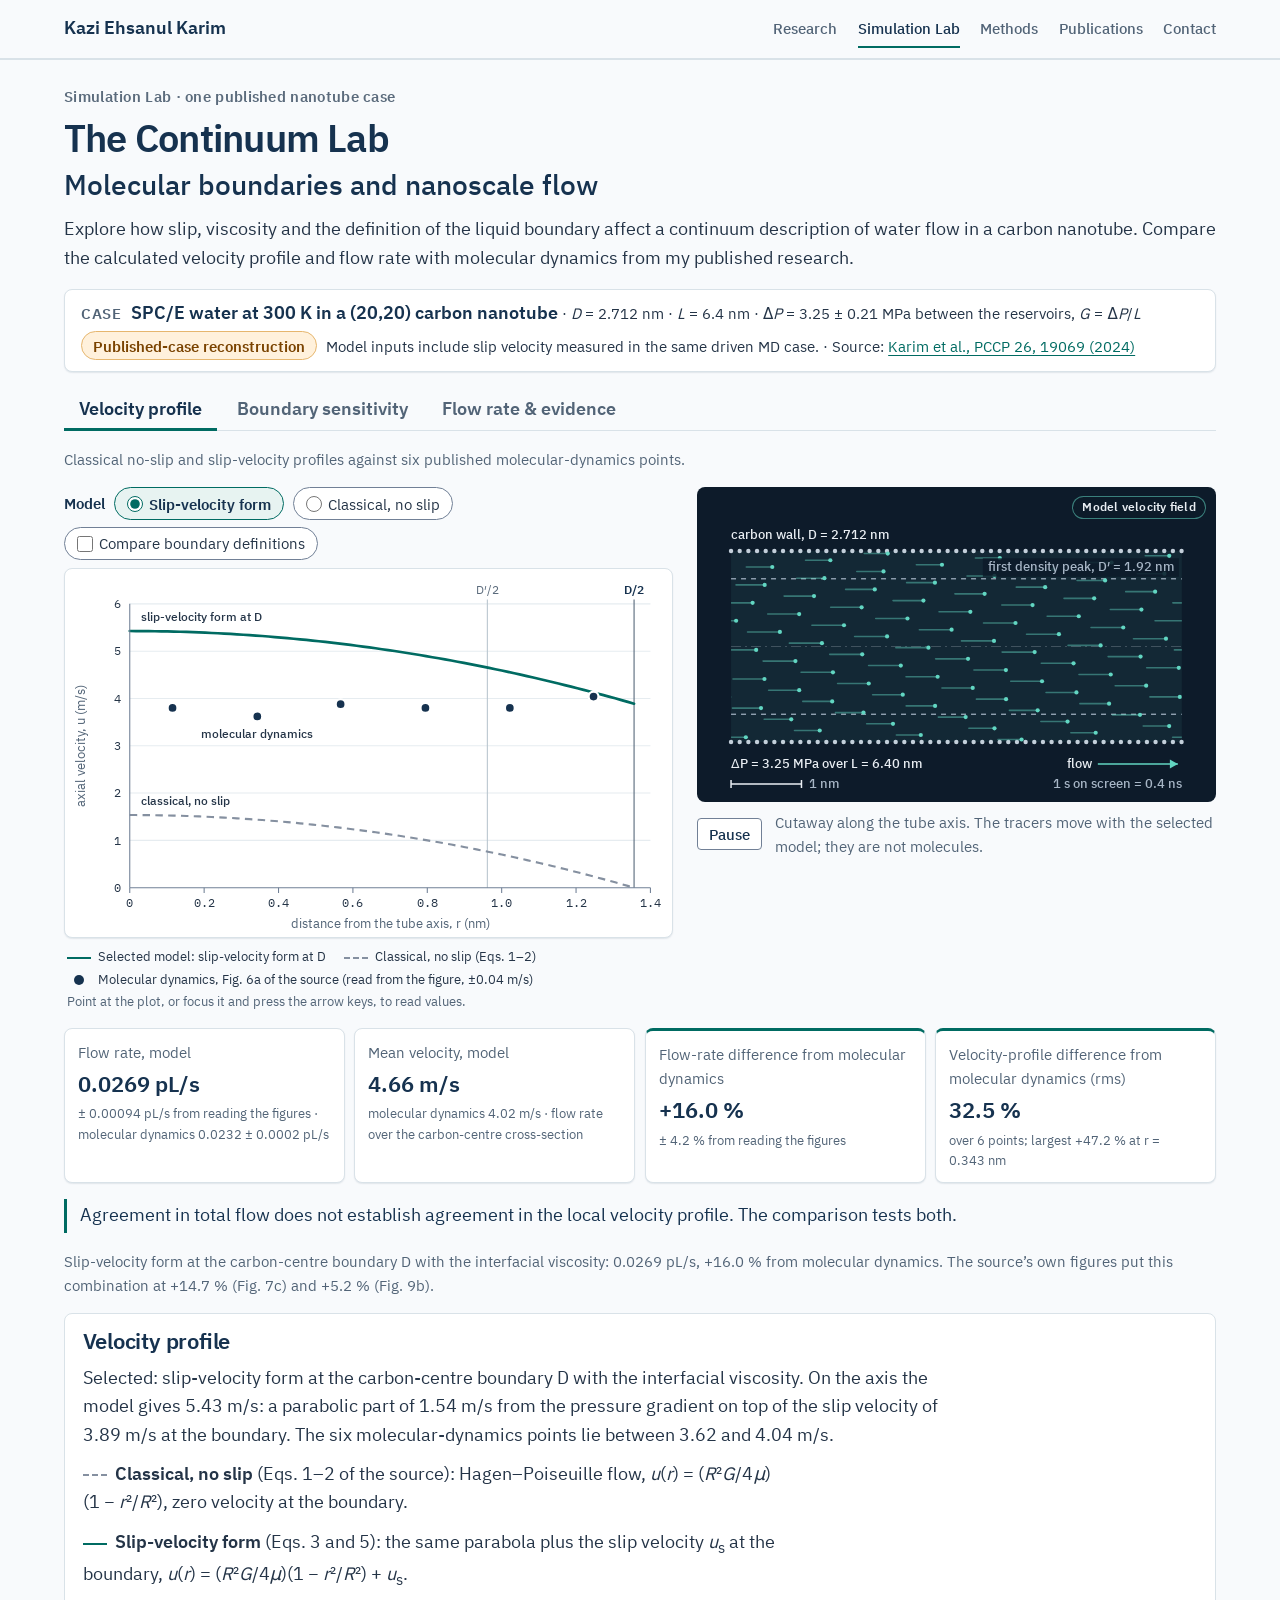
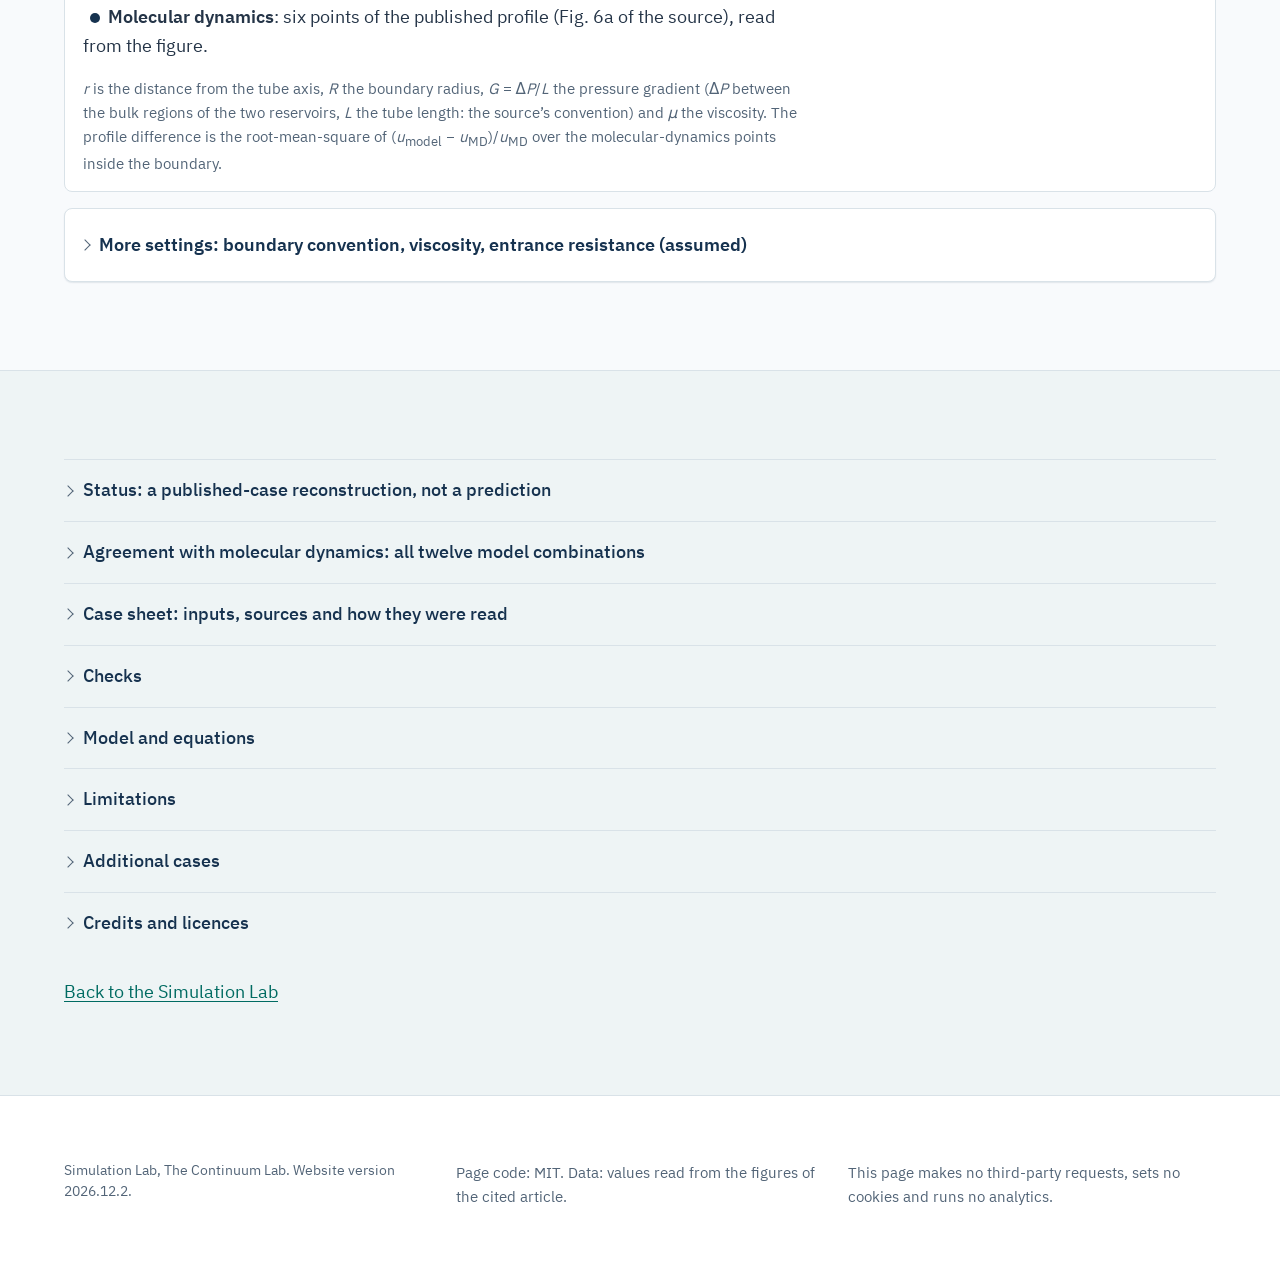
<file: lab/continuum/flow.html>
<!DOCTYPE html>
<html lang="en">
<head>
<meta charset="utf-8">
<meta name="viewport" content="width=device-width, initial-scale=1">
<title>The Continuum Lab: molecular boundaries and nanoscale flow — Kazi Ehsanul Karim</title>
<meta name="description" content="How slip, viscosity and the definition of the liquid boundary affect a continuum description of water flow in a (20,20) carbon nanotube, compared with published molecular dynamics: velocity profile, boundary sensitivity, flow rate and evidence. Simulation Lab, by Kazi Ehsanul Karim.">
<meta name="robots" content="index,follow">
<meta property="og:title" content="The Continuum Lab: molecular boundaries and nanoscale flow">
<meta property="og:description" content="A continuum description of water flow in a carbon nanotube with molecular boundary inputs, compared with published molecular dynamics of the same tube.">
<meta property="og:image" content="../../assets/icons/og-image.png">
<link rel="icon" type="image/svg+xml" href="../../assets/icons/favicon.svg">
<meta name="theme-color" content="#F8FAFC">
<link rel="stylesheet" href="../../styles/tokens.css">
<link rel="stylesheet" href="../../styles/layout.css">
<link rel="stylesheet" href="../../styles/components.css">
<link rel="stylesheet" href="flow/lab.css">
<link rel="stylesheet" href="flow/flow.css">
</head>
<body>
<a class="skip-link" href="#main">Skip to content</a>
<header class="site-header">
  <div class="container">
    <a class="brand" href="../../index.html">Kazi Ehsanul Karim</a>
    <button class="nav-toggle" type="button" aria-expanded="false" aria-controls="site-nav" hidden>Menu</button>
    <nav class="site-nav" id="site-nav" aria-label="Sections">
      <a href="../../index.html#research">Research</a>
      <a href="../../index.html#lab" aria-current="page">Simulation Lab</a>
      <a href="../../index.html#practice">Methods</a>
      <a href="../../index.html#publications">Publications</a>
      <a href="../../index.html#contact">Contact</a>
    </nav>
  </div>
</header>
<main id="main">

<section class="section cl-top fb-top" id="top">
  <div class="container">
    <p class="project-kicker">Simulation Lab · one published nanotube case</p>
    <h1 class="evidence-title cl-title">The Continuum Lab</h1>
    <p class="cl-subtitle">Molecular boundaries and nanoscale flow</p>
    <p class="cl-lede">Explore how slip, viscosity and the definition of the liquid boundary affect a continuum description of water flow in a carbon nanotube. Compare the calculated velocity profile and flow rate with molecular dynamics from my published research.</p>

    <div class="cl-app fb-app" id="flow-lab" data-version="2026.12.2">
      <noscript><p class="fb-noscript">This page computes the comparison in your browser and needs JavaScript. The inputs are in <a href="flow/data/cases.json">flow/data/cases.json</a> and the check records in <a href="flow/data/validation.json">flow/data/validation.json</a>.</p></noscript>

      <div class="fb-casebar">
        <div class="fb-case">
          <p class="fb-case-line"><span class="fb-case-k">Case</span> <span id="fb-case-desc">Loading the case sheet…</span><span class="fb-case-dims" id="fb-case-dims"></span></p>
          <p class="fb-case-meta"><a class="fb-chip" id="fb-evidence" href="#status" title="What this label means">–</a> <span id="fb-evidence-note"></span><span class="fb-case-src" id="fb-case-src"></span></p>
          <div class="fb-case-pick" id="fb-case-pick" hidden>
            <div class="cl-field" id="fb-case-field" hidden>
              <label for="fb-case">Choose a case</label>
              <select id="fb-case"><option>Loading the case sheet…</option></select>
            </div>
            <div class="cl-field" id="fb-drive-field" hidden>
              <label for="fb-drive">Pressure drop</label>
              <select id="fb-drive"><option>–</option></select>
            </div>
          </div>
        </div>
      </div>

      <div class="fb-views" role="tablist" aria-label="Views of this case" id="fb-views">
        <button type="button" role="tab" id="tab-profile" aria-controls="fb-viewpanel" aria-selected="true">Velocity profile</button>
        <button type="button" role="tab" id="tab-boundary" aria-controls="fb-viewpanel" aria-selected="false" tabindex="-1">Boundary sensitivity</button>
        <button type="button" role="tab" id="tab-evidence" aria-controls="fb-viewpanel" aria-selected="false" tabindex="-1">Flow rate &amp; evidence</button>
      </div>

      <div class="fb-viewpanel" id="fb-viewpanel" role="tabpanel" aria-labelledby="tab-profile">
      <p class="fb-view-lead" id="fb-view-lead">Classical no-slip and slip-velocity profiles against six published molecular-dynamics points.</p>

      <div class="fb-stage">
        <figure class="fb-fig fb-fig-plot">
          <div class="fb-plot-tools">
            <fieldset class="fb-seg">
              <legend>Model</legend>
              <label><input type="radio" name="fb-family" value="slip_velocity" checked> <span>Slip-velocity form</span></label>
              <label><input type="radio" name="fb-family" value="classical"> <span>Classical, no slip</span></label>
            </fieldset>
            <label class="fb-toggle"><input type="checkbox" id="fb-compare"> <span>Compare boundary definitions</span></label>
          </div>
          <div class="fb-plot-wrap" id="fb-plot-wrap">
            <svg id="fb-plot" class="fb-plot" viewBox="0 0 560 340" role="img" aria-label="Velocity profile across the tube: the classical model, the selected model and the published molecular-dynamics points." aria-describedby="fb-plot-help" tabindex="0"></svg>
            <div class="fb-tip" id="fb-tip" hidden></div>
          </div>
          <ul class="fb-legend" id="fb-legend"></ul>
          <p class="fb-compare-out" id="fb-compare-out" hidden></p>
        </figure>
        <figure class="fb-fig fb-fig-cut">
          <div class="cl-viewport fb-viewport">
            <canvas id="fb-canvas" class="cl-canvas" role="img" aria-label="Cutaway of the tube along its axis with tracers that move at the velocity of the selected model.">Cutaway of the tube along its axis.</canvas>
            <p class="cl-vbadge">Model velocity field</p>
          </div>
          <figcaption class="fb-cap">
            <button type="button" class="btn btn-small" id="fb-play">Pause</button>
            <span id="fb-cutaway-note">Cutaway along the tube axis. The tracers move with the calculated velocity of the selected model; they are not molecules.</span>
          </figcaption>
        </figure>
      </div>

      <div class="cl-strip fb-strip">
        <div class="cl-tile"><p class="cl-tile-k">Flow rate, model</p><p class="cl-tile-v" id="fb-q">–</p><p class="cl-tile-s" id="fb-q-s">&nbsp;</p></div>
        <div class="cl-tile"><p class="cl-tile-k">Mean velocity, model</p><p class="cl-tile-v" id="fb-v">–</p><p class="cl-tile-s" id="fb-v-s">&nbsp;</p></div>
        <div class="cl-tile fb-tile-diff"><p class="cl-tile-k">Flow-rate difference from molecular dynamics</p><p class="cl-tile-v" id="fb-d">–</p><p class="cl-tile-s" id="fb-d-s">&nbsp;</p></div>
        <div class="cl-tile fb-tile-diff"><p class="cl-tile-k">Velocity-profile difference from molecular dynamics (rms)</p><p class="cl-tile-v" id="fb-p">–</p><p class="cl-tile-s" id="fb-p-s">&nbsp;</p></div>
      </div>
      <p class="fb-both" id="fb-both">Agreement in total flow does not establish agreement in the local velocity profile. The comparison tests both.</p>
      <p class="cl-stateline" id="fb-state" role="status" aria-live="polite"></p>

      <section class="fb-view" id="view-profile" aria-labelledby="view-profile-h" data-view="profile">
        <h2 class="fb-view-h" id="view-profile-h">Velocity profile</h2>
        <p id="fb-prof-note">Loading the case sheet…</p>
        <ul class="fb-defs">
          <li><span class="fb-key fb-key-classical" aria-hidden="true"></span><b>Classical, no slip</b> (Eqs. 1–2 of the source): Hagen–Poiseuille flow, <i>u</i>(<i>r</i>) = (<i>R</i>²<i>G</i>/4<i>μ</i>)(1 − <i>r</i>²/<i>R</i>²), zero velocity at the boundary.</li>
          <li><span class="fb-key fb-key-model" aria-hidden="true"></span><b>Slip-velocity form</b> (Eqs. 3 and 5): the same parabola plus the slip velocity <i>u</i><sub>s</sub> at the boundary, <i>u</i>(<i>r</i>) = (<i>R</i>²<i>G</i>/4<i>μ</i>)(1 − <i>r</i>²/<i>R</i>²) + <i>u</i><sub>s</sub>.</li>
          <li><span class="fb-key fb-key-md" aria-hidden="true"></span><b>Molecular dynamics</b>: six points of the published profile (Fig. 6a of the source), read from the figure.</li>
        </ul>
        <p class="cl-small"><i>r</i> is the distance from the tube axis, <i>R</i> the boundary radius, <i>G</i> = Δ<i>P</i>/<i>L</i> the pressure gradient (Δ<i>P</i> between the bulk regions of the two reservoirs, <i>L</i> the tube length: the source’s convention) and <i>μ</i> the viscosity. The profile difference is the root-mean-square of (<i>u</i><sub>model</sub> − <i>u</i><sub>MD</sub>)/<i>u</i><sub>MD</sub> over the molecular-dynamics points inside the boundary.</p>
      </section>

      <section class="fb-view" id="view-boundary" aria-labelledby="view-boundary-h" data-view="boundary">
        <h2 class="fb-view-h" id="view-boundary-h">Boundary sensitivity</h2>
        <p>The two rows are two continuum boundary conventions for the same molecular system. Each uses its associated slip velocity, measured at that position in the same driven molecular-dynamics run. Changing the convention therefore changes two model inputs, the effective radius and the slip velocity; the molecular-dynamics reference stays the same.</p>
        <p class="fb-cap-t" id="fb-bnd-cap">Loading the case sheet…</p>
        <div class="cl-table-wrap"><table class="cl-table" id="fb-bnd-table" aria-describedby="fb-bnd-cap"><tbody><tr><td>–</td></tr></tbody></table></div>
        <p class="cl-small" id="fb-bnd-note"></p>
      </section>

      <section class="fb-view" id="view-evidence" aria-labelledby="view-evidence-h" data-view="evidence">
        <h2 class="fb-view-h" id="view-evidence-h">Flow rate and evidence</h2>
        <div class="cl-table-wrap"><table class="cl-table" id="fb-ev-table"><tbody><tr><td>Loading the case sheet…</td></tr></tbody></table></div>
        <h3 id="comparison-criteria">How the comparison is made</h3>
        <p>The flow-rate and velocity-profile differences carry no pass or fail. A verdict needs an accuracy requirement written down for a stated use, and none exists for this case. Both differences are reported as calculated, with the uncertainty that comes from reading the published figures (one standard uncertainty; it is not a statistical uncertainty of the simulation).</p>
        <h3>What has been checked</h3>
        <ul class="fb-ev-kinds" id="fb-ev-checks"><li>Loading the check records…</li></ul>
        <p class="cl-small">Details: <a href="#checks">checks and their records</a> · <a href="#case">case sheet</a> (every input with its figure) · <a href="#model">model and equations</a> · <a href="#agreement">all twelve model combinations</a>.</p>
      </section>
      </div>

      <details class="cl-card cl-more fb-panel" id="fb-choices">
        <summary>More settings: boundary convention, viscosity, entrance resistance (assumed)</summary>
        <div class="fb-panel-body">
          <div class="fb-choice-grid">
            <fieldset class="cl-field"><legend>Boundary convention (where the continuum liquid ends)</legend>
              <div class="cl-radios fb-radios">
                <label><input type="radio" name="fb-boundary" value="D" checked> <span id="fb-lab-D">Carbon-centre boundary <i>D</i></span></label>
                <label><input type="radio" name="fb-boundary" value="Dp"> <span id="fb-lab-Dp">First-density-peak boundary <i>D</i>′</span></label>
              </div>
            </fieldset>
            <fieldset class="cl-field"><legend>Viscosity</legend>
              <div class="cl-radios fb-radios">
                <label><input type="radio" name="fb-viscosity" value="interfacial" checked> <span id="fb-lab-interfacial">Interfacial</span></label>
                <label><input type="radio" name="fb-viscosity" value="green_kubo"> <span id="fb-lab-green_kubo">Green–Kubo</span></label>
                <label><input type="radio" name="fb-viscosity" value="experimental"> <span id="fb-lab-experimental">Experimental</span></label>
              </div>
            </fieldset>
          </div>
          <p class="cl-small fb-rule">The default is the slip-velocity form at the carbon-centre boundary with the interfacial viscosity. It follows a rule set while the case was planned (10 November 2026): it is the one combination for which the source shows both the velocity profile (Fig. 6a) and the flow rate (Fig. 7c). The published differences of several combinations were already known then, and the default is not the combination that agrees best with the molecular-dynamics flow rate. Choosing a combination by its agreement would be tuning; the <a href="#agreement">agreement table</a> lists all twelve.</p>
          <dl class="cl-tube-readout fb-params" id="fb-params"></dl>

          <div class="fb-sens">
            <div class="fb-sens-item">
              <label class="cl-check"><input type="checkbox" id="fb-ends"> <span>Entrance-resistance sensitivity (<i>c</i> = 3, an assumed coefficient)</span></label>
              <p class="cl-small">A model sensitivity, not part of the comparison. It adds a resistance <i>cμ</i>/<i>R</i>³ for the two ends in series with the tube and computes the profile with the interior pressure drop only. The source’s Eqs. 3 and 5 assign the whole pressure drop to the tube, and the source gives no value of <i>c</i>. See <a href="#model">Model and equations</a>.</p>
              <div class="fb-ends-out" id="fb-ends-out" hidden></div>
            </div>
          </div>
        </div>
      </details>
    </div>
  </div>
</section>

<section class="section section-band" id="details">
  <div class="container cl-docs">
    <details class="disclosure" id="status">
      <summary>Status: a published-case reconstruction, not a prediction</summary>
      <div class="disclosure-body cl-doc">
        <p>Model inputs include the slip velocity measured in the same driven molecular-dynamics case that supplies the reference points. The comparison therefore shows how well this model form, with these inputs, reconstructs that one published run. It does not test a prediction.</p>
        <p>Four kinds of statement are kept apart:</p>
        <ol>
          <li><b>Numerical verification.</b> Does the code solve the stated equations? Pass or fail.</li>
          <li><b>Source-curve reproduction.</b> With the parameters read from the source paper, does the code return the model curves and flow rates that the paper plots? Pass or fail, within the extraction uncertainty.</li>
          <li><b>Agreement with molecular dynamics.</b> The differences between the model and the published simulation points, reported as calculated; no pass or fail, because no accuracy requirement exists (<a href="#comparison-criteria">how the comparison is made</a>).</li>
          <li><b>Independent physical validation.</b> Not established. It needs boundary inputs obtained independently of the reference run and a test against an accuracy requirement written down for a stated use, on a condition that was not used to choose those inputs. No published case provides such a condition yet.</li>
        </ol>
        <p>Evidence labels on this page: <b>Published-case reconstruction</b>, the model inputs include values measured in the same driven run as the reference. <b>Equilibrium-input comparison</b>, the inputs come from equilibrium simulations and are compared with driven runs; no such case is enabled yet.</p>
      </div>
    </details>

    <details class="disclosure" id="agreement">
      <summary>Agreement with molecular dynamics: all twelve model combinations</summary>
      <div class="disclosure-body cl-doc"><div id="fb-agreement"><p>Loading the case sheet…</p></div></div>
    </details>

    <details class="disclosure" id="case">
      <summary>Case sheet: inputs, sources and how they were read</summary>
      <div class="disclosure-body cl-doc"><div id="fb-case-sheet"><p>Loading the case sheet…</p></div></div>
    </details>

    <details class="disclosure" id="checks">
      <summary>Checks</summary>
      <div class="disclosure-body cl-doc"><div id="fb-checks"><p>Loading the check records…</p></div></div>
    </details>

    <details class="disclosure" id="model">
      <summary>Model and equations</summary>
      <div class="disclosure-body cl-doc">
        <h3>Flow in the tube</h3>
        <p>Steady, fully developed flow of a Newtonian liquid with one viscosity <i>μ</i> in a cylinder of radius <i>R</i>, driven by a pressure gradient <i>G</i>. Two forms of the source paper are enabled for this case.</p>
        <div class="cl-table-wrap"><table class="cl-table fb-eq-table">
          <thead><tr><th scope="col">Model</th><th scope="col">Velocity profile</th><th scope="col">Flow rate</th></tr></thead>
          <tbody>
            <tr><th scope="row">Classical, no slip (Eqs. 1–2)</th><td><i>u</i>(<i>r</i>) = (<i>R</i>²<i>G</i>/4<i>μ</i>)(1 − <i>r</i>²/<i>R</i>²)</td><td><i>Q</i> = π<i>R</i>⁴<i>G</i>/(8<i>μ</i>)</td></tr>
            <tr><th scope="row">Slip-velocity form (Eqs. 3 and 5)</th><td><i>u</i>(<i>r</i>) = (<i>R</i>²<i>G</i>/4<i>μ</i>)(1 − <i>r</i>²/<i>R</i>²) + <i>u</i><sub>s</sub></td><td><i>Q</i> = π<i>R</i>⁴<i>G</i>/(8<i>μ</i>) + π<i>R</i>²<i>u</i><sub>s</sub></td></tr>
          </tbody>
        </table></div>
        <p>The slip velocity <i>u</i><sub>s</sub> is the liquid velocity at the boundary, taken from the molecular simulation. The pressure gradient is <i>G</i> = Δ<i>P</i>/<i>L</i>, with Δ<i>P</i> the difference between the bulk regions of the two reservoirs and <i>L</i> the tube length. That is the source paper’s convention; it assigns the whole pressure drop to the tube. The mean velocity is <i>Q</i>/(π<i>R</i>²).</p>
        <h3>Where the liquid ends: two boundary conventions</h3>
        <p>The source paper uses two continuum boundary conventions for the same molecular system: the carbon-centre boundary, <i>R</i> = <i>D</i>/2 with <i>D</i> the tube diameter between carbon centres, and the first-density-peak boundary, <i>R</i> = <i>D</i>′/2 with <i>D</i>′ the diameter of the first density peak of the water. Each comes with its own slip velocity, measured at that position in the same driven run. Changing the convention therefore changes two model inputs, the effective radius and the slip velocity; the molecular-dynamics reference does not change. Neither convention is asserted here to be the correct one. The band drawn by “Compare boundary definitions” is the sensitivity to the boundary convention, not an uncertainty or a confidence interval.</p>
        <h3>Viscosity</h3>
        <p>Three values from the source paper (Fig. 8c): the interfacial viscosity from non-equilibrium molecular dynamics (local shear stress over shear rate), the Green–Kubo viscosity from equilibrium molecular dynamics, and the experimental viscosity of water. The source also plots a bulk-liquid viscosity, which lies between the last two for this tube and is not offered separately. The model uses one viscosity across the whole section.</p>
        <h3>Equivalent slip length</h3>
        <p>The Navier condition (Eq. 8) relates the slip velocity to the wall shear rate, <i>u</i><sub>s</sub> = <i>L</i><sub>s</sub> |d<i>u</i>/d<i>r</i>| at <i>r</i> = <i>R</i>, which gives <i>L</i><sub>s</sub> = 2<i>μu</i><sub>s</sub>/(<i>GR</i>). The page reports this length for information. The source paper’s own slip-length forms (Eqs. 4 and 6) are not enabled for this case; the case sheet says why.</p>
        <h3>Entrance-resistance sensitivity (assumed coefficient)</h3>
        <p>The source paper’s Eq. 7 puts a resistance for the two ends in series with the tube: <i>Q</i> = Δ<i>P</i> / (<i>R</i><sub>ends</sub> + <i>R</i><sub>tube</sub>), with <i>R</i><sub>ends</sub> = <i>cμ</i>/<i>R</i>³ and <i>R</i><sub>tube</sub> = 8<i>μL</i> / [π(<i>R</i>⁴ + 4<i>R</i>³<i>L</i><sub>s</sub>)]. It does not give a value for <i>c</i>. The sensitivity uses <i>c</i> = 3, Sampson’s result for a circular opening in a thin plane wall without slip, both sides together <span class="ion-cite">[<a href="#fb-ref-1">1</a>]</span>, and the equivalent slip length above. The profile is computed with the interior pressure drop only, Δ<i>P</i> <i>R</i><sub>tube</sub>/(<i>R</i><sub>ends</sub> + <i>R</i><sub>tube</sub>), so no loss is counted twice.</p>
        <p>Because it changes the model and rests on an assumed coefficient, this is reported as a model sensitivity, apart from the reproduction of the source curves and from the comparison. The value of <i>c</i> for the geometry of this simulation is not known.</p>
        <h3>Uncertainty</h3>
        <p>Every input was read from a published figure and carries an extraction uncertainty of 2.5 pixels on the figure axis, taken as one standard uncertainty. The uncertainty of the model flow rate propagates those of the pressure drop, the viscosity, the slip velocity and, at <i>D</i>′, the boundary diameter to first order. It says how well the figures could be read. It is not a statistical uncertainty or a confidence interval of the simulation.</p>
        <ol class="ion-refs">
          <li id="fb-ref-1">Sampson, R. A. (1891). On Stokes’s current function. <i>Phil. Trans. R. Soc. A</i> 182, 449.</li>
        </ol>
      </div>
    </details>

    <details class="disclosure" id="limits">
      <summary>Limitations</summary>
      <div class="disclosure-body cl-doc">
        <ul>
          <li>One tube, one pressure drop, one temperature, one published simulation. Nothing here says how the result changes with diameter, drive or temperature.</li>
          <li>The inputs were read from figures, not taken from the simulation files. Each carries an extraction uncertainty; the case sheet lists the items that the original numbers would settle.</li>
          <li>The model is a continuum description with one viscosity and a sharp boundary. For water in a tube of this size both are definitions with more than one reasonable choice, which is why the page offers three viscosities and two boundary conventions and asserts none of them.</li>
          <li>The slip velocity was measured in the driven run that also supplies the reference, so the comparison cannot count as a prediction.</li>
          <li>End resistance is not part of the source’s Eqs. 3 and 5. The sensitivity uses an assumed coefficient.</li>
          <li>The open items of the case sheet (tube length, slip velocity at the carbon-centre boundary, flow definition and others) are unresolved.</li>
          <li>The page was checked in headless Chromium only; Safari, Firefox, real phones and screen readers were not tested.</li>
        </ul>
      </div>
    </details>

    <details class="disclosure" id="cases">
      <summary>Additional cases</summary>
      <div class="disclosure-body cl-doc">
        <p>Four further published cases are listed; none is enabled yet. A case is enabled when its case sheet names the source, units, parameters, pressure planes, flow definition and unresolved items, and when its source-curve reproduction passes. Cases are added one at a time.</p>
        <div id="fb-disabled"><p>Loading the case sheet…</p></div>
      </div>
    </details>

    <details class="disclosure" id="credits">
      <summary>Credits and licences</summary>
      <div class="disclosure-body cl-doc">
        <p>Model code, checks and page: Kazi Ehsanul Karim (page code MIT). The data are values read from the figures of K. E. Karim, M. Barisik, C. Bakli and B. Kim, <i>Phys. Chem. Chem. Phys.</i> 26, 19069–19082 (2024), <a href="https://doi.org/10.1039/D4CP01068J">doi:10.1039/D4CP01068J</a>; the figures themselves are not reproduced here. Code drafted with AI assistance and checked by the tests listed under Checks; scientific decisions and validation design are the author’s.</p>
      </div>
    </details>
    <p class="cl-back"><a href="../../index.html#lab">Back to the Simulation Lab</a></p>
  </div>
</section>

</main>
<footer class="site-footer">
  <div class="container footer-grid">
    <div><p class="version">Simulation Lab, The Continuum Lab. Website version 2026.12.2.</p></div>
    <div><p>Page code: MIT. Data: values read from the figures of the cited article.</p></div>
    <div><p>This page makes no third-party requests, sets no cookies and runs no analytics.</p></div>
  </div>
</footer>
<script src="flow/core.js"></script>
<script src="flow/app.js"></script>
<script src="../../js/nav.js" defer></script>
</body>
</html>
</file>
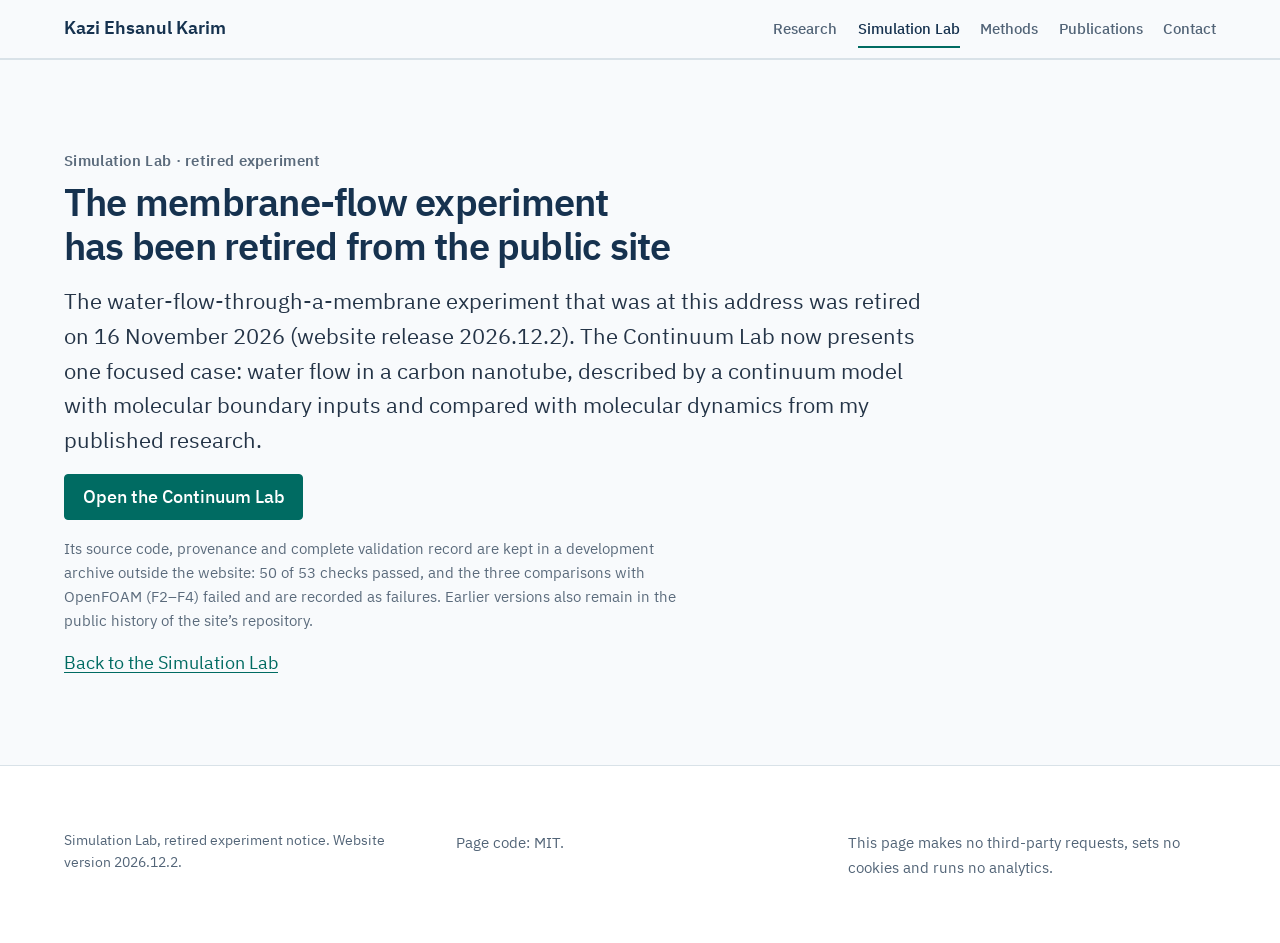
<file: lab/continuum/water.html>
<!DOCTYPE html>
<html lang="en">
<head>
<meta charset="utf-8">
<meta name="viewport" content="width=device-width, initial-scale=1">
<title>Membrane-flow experiment retired from the public site — Kazi Ehsanul Karim</title>
<meta name="description" content="The membrane-flow experiment of the Continuum Lab was retired from the public site on 16 November 2026. The Continuum Lab now presents one published nanotube flow case.">
<meta name="robots" content="noindex,follow">
<link rel="icon" type="image/svg+xml" href="../../assets/icons/favicon.svg">
<meta name="theme-color" content="#F8FAFC">
<link rel="stylesheet" href="../../styles/tokens.css">
<link rel="stylesheet" href="../../styles/layout.css">
<link rel="stylesheet" href="../../styles/components.css">
</head>
<body>
<a class="skip-link" href="#main">Skip to content</a>
<header class="site-header">
  <div class="container">
    <a class="brand" href="../../index.html">Kazi Ehsanul Karim</a>
    <button class="nav-toggle" type="button" aria-expanded="false" aria-controls="site-nav" hidden>Menu</button>
    <nav class="site-nav" id="site-nav" aria-label="Sections">
      <a href="../../index.html#research">Research</a>
      <a href="../../index.html#lab" aria-current="page">Simulation Lab</a>
      <a href="../../index.html#practice">Methods</a>
      <a href="../../index.html#publications">Publications</a>
      <a href="../../index.html#contact">Contact</a>
    </nav>
  </div>
</header>
<main id="main">
<section class="section retired-notice">
  <div class="container">
    <p class="project-kicker">Simulation Lab · retired experiment</p>
    <h1>The membrane-flow experiment has been retired from the public site</h1>
    <p class="lede">The water-flow-through-a-membrane experiment that was at this address was retired on 16 November 2026 (website release 2026.12.2). The Continuum Lab now presents one focused case: water flow in a carbon nanotube, described by a continuum model with molecular boundary inputs and compared with molecular dynamics from my published research.</p>
    <p><a class="btn btn-primary" href="flow.html">Open the Continuum Lab</a></p>
    <p class="agent-note">Its source code, provenance and complete validation record are kept in a development archive outside the website: 50 of 53 checks passed, and the three comparisons with OpenFOAM (F2–F4) failed and are recorded as failures. Earlier versions also remain in the public history of the site’s repository.</p>
    <p><a href="../../index.html#lab">Back to the Simulation Lab</a></p>
  </div>
</section>
</main>
<footer class="site-footer">
  <div class="container footer-grid">
    <div><p class="version">Simulation Lab, retired experiment notice. Website version 2026.12.2.</p></div>
    <div><p>Page code: MIT.</p></div>
    <div><p>This page makes no third-party requests, sets no cookies and runs no analytics.</p></div>
  </div>
</footer>
<script src="../../js/nav.js" defer></script>
</body>
</html>
</file>
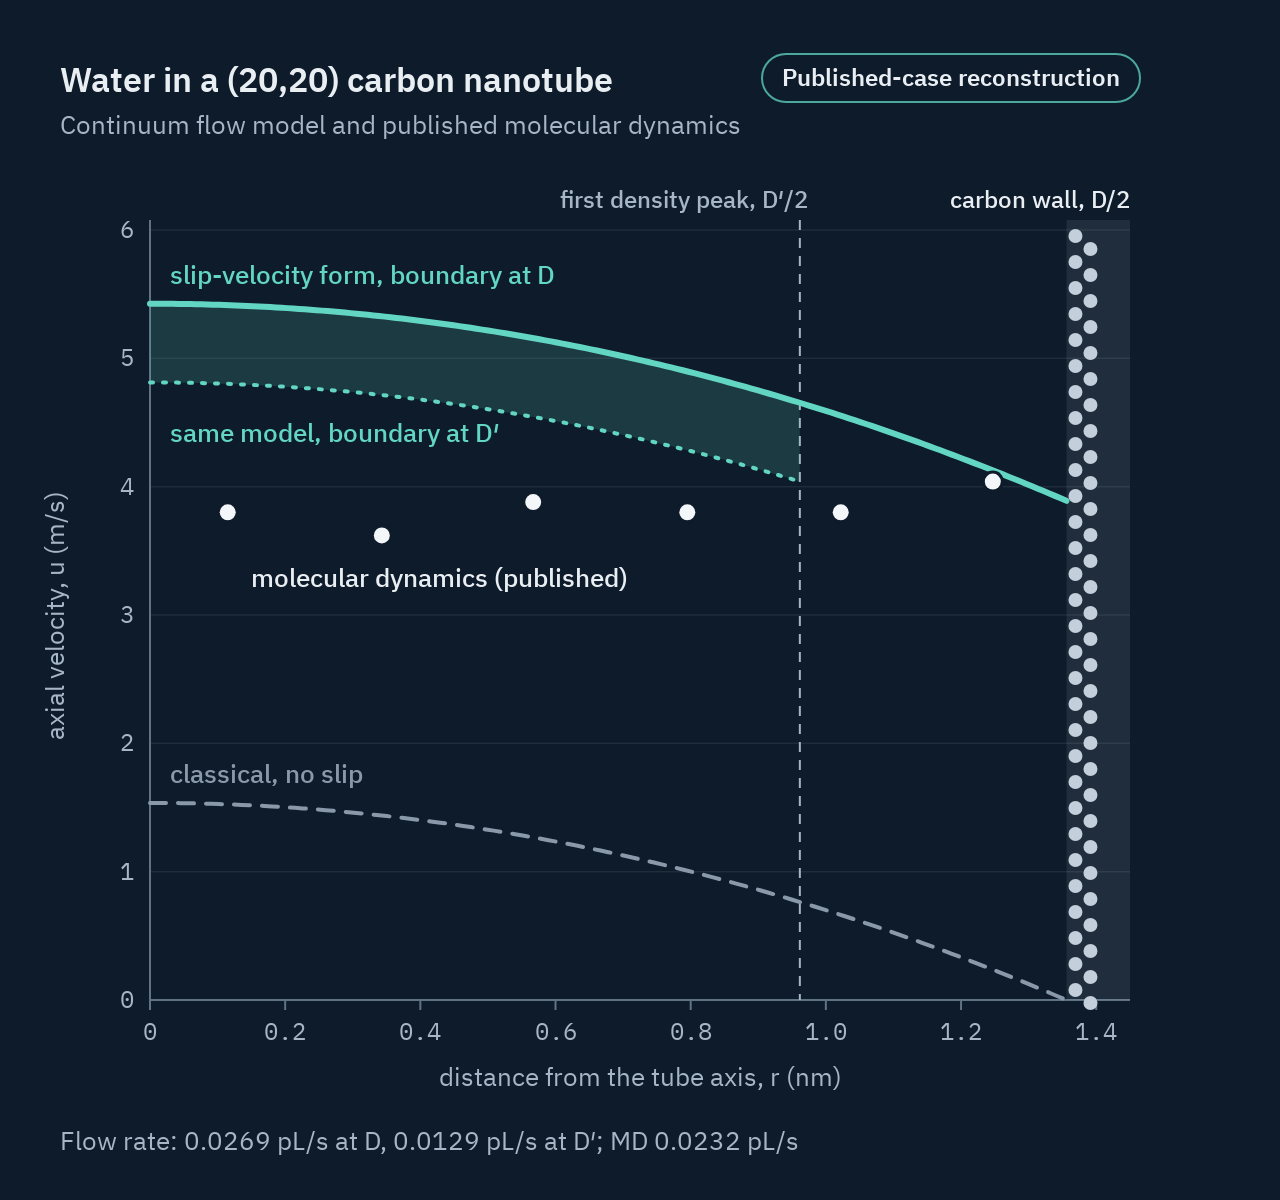
<file: tools/continuum/flow/preview.html>
<!DOCTYPE html>
<html lang="en">
<head>
<meta charset="utf-8">
<title>Flow comparison preview (generator)</title>
<!-- Draws assets/figures/flow-comparison-preview.png, the home-page card image of the flow benchmark, from the same
     model code and case sheet as lab/continuum/flow.html. Serve the repository root and run make_preview.js. -->
<link rel="stylesheet" href="../../../styles/tokens.css">
<style>html, body { margin: 0; background: #0D1B2A; } canvas { display: block; }</style>
</head>
<body>
<canvas id="c" width="1200" height="1200"></canvas>
<script src="../../../lab/continuum/flow/core.js"></script>
<script>
(async function () {
  'use strict';
  var F = window.ContinuumFlow;
  var data = await (await fetch('../../../lab/continuum/flow/data/cases.json')).json();
  var cs = data.cases.filter(function (c) { return c.enabled; })[0];
  await Promise.all(['400 26px "IBM Plex Sans"', '500 26px "IBM Plex Sans"', '600 34px "IBM Plex Sans"', '400 24px "IBM Plex Mono"'].map(function (f) { return document.fonts.load(f); }));
  var atD = F.evaluate(F.specFromCase(cs, {})), atDp = F.evaluate(F.specFromCase(cs, { boundary: 'Dp' }));
  var cla = F.evaluate(F.specFromCase(cs, { family: 'classical' }));
  var cv = document.getElementById('c'), c = cv.getContext('2d');
  var BG = '#0D1B2A', TXT = '#E9EEF3', MUT = '#A7B6C6', ACC = '#62D6C2', GREY = '#8A99AA', SANS = '"IBM Plex Sans", sans-serif', MONO = '"IBM Plex Mono", monospace';
  c.fillStyle = BG; c.fillRect(0, 0, 1200, 1200);
  var X0 = 150, X1 = 1130, Y0 = 1000, Y1 = 230, RMAX = 1.45, UMAX = 6;
  var px = function (r) { return X0 + (X1 - X0) * r / RMAX; }, py = function (u) { return Y0 - (Y0 - Y1) * u / UMAX; };
  var RD = 0.5 * cs.geometry.D_nm.value, RP = 0.5 * cs.geometry.Dp_nm.value;
  // title and status
  c.textBaseline = 'alphabetic'; c.fillStyle = TXT; c.font = '600 34px ' + SANS; c.fillText('Water in a (20,20) carbon nanotube', 60, 92);
  c.fillStyle = MUT; c.font = '400 26px ' + SANS; c.fillText('Continuum flow model and published molecular dynamics', 60, 134);
  var badge = 'Published-case reconstruction'; c.font = '600 24px ' + SANS;
  var bw = c.measureText(badge).width + 40, bx = 1140 - bw, by = 54;
  c.strokeStyle = 'rgba(98,214,194,0.75)'; c.lineWidth = 2; c.beginPath(); c.roundRect(bx, by, bw, 48, 24); c.stroke();
  c.fillStyle = TXT; c.fillText(badge, bx + 20, by + 32);
  // grid and axes
  c.strokeStyle = 'rgba(233,238,243,0.08)'; c.lineWidth = 1.5;
  for (var u = 1; u <= UMAX; u++) { c.beginPath(); c.moveTo(X0, py(u)); c.lineTo(X1, py(u)); c.stroke(); }
  c.strokeStyle = '#5F7385'; c.lineWidth = 2; c.beginPath(); c.moveTo(X0, Y1 - 10); c.lineTo(X0, Y0); c.lineTo(X1, Y0); c.stroke();
  c.fillStyle = MUT; c.font = '400 24px ' + MONO; c.textAlign = 'right';
  for (u = 0; u <= UMAX; u++) c.fillText(String(u), X0 - 16, py(u) + 8);
  c.textAlign = 'center';
  for (var i = 0; i <= 7; i++) { var r = 0.2 * i; c.beginPath(); c.moveTo(px(r), Y0); c.lineTo(px(r), Y0 + 10); c.stroke(); c.fillText(i ? r.toFixed(1) : '0', px(r), Y0 + 40); }
  c.font = '400 26px ' + SANS; c.fillText('distance from the tube axis, r (nm)', (X0 + X1) / 2, Y0 + 86);
  c.save(); c.translate(64, (Y0 + Y1) / 2); c.rotate(-Math.PI / 2); c.fillText('axial velocity, u (m/s)', 0, 0); c.restore();
  // the molecular boundary: carbon wall at D/2, first density peak at D'/2
  c.fillStyle = 'rgba(195,207,218,0.10)'; c.fillRect(px(RD), Y1 - 10, X1 - px(RD), Y0 - Y1 + 10);
  c.fillStyle = '#C3CFDA';
  for (var y = Y1 + 6; y < Y0 - 4; y += 26) { c.beginPath(); c.arc(px(RD) + 9, y, 7, 0, 2 * Math.PI); c.fill(); c.beginPath(); c.arc(px(RD) + 24, y + 13, 7, 0, 2 * Math.PI); c.fill(); }
  c.strokeStyle = MUT; c.lineWidth = 2; c.setLineDash([10, 8]); c.beginPath(); c.moveTo(px(RP), Y1 - 10); c.lineTo(px(RP), Y0); c.stroke(); c.setLineDash([]);
  c.font = '500 24px ' + SANS; c.textAlign = 'right';                 // labels above the frame, clear of the curves
  c.fillStyle = TXT; c.fillText('carbon wall, D/2', X1, Y1 - 22);
  c.fillStyle = MUT; c.fillText('first density peak, D′/2', px(RP) + 8, Y1 - 22);
  function path(res, n) { var R = res.R_m * 1e9; c.beginPath(); for (var k = 0; k <= n; k++) { var rr = R * k / n; var uu = res.u(Math.min(rr * 1e-9, res.R_m)); if (k) c.lineTo(px(rr), py(uu)); else c.moveTo(px(rr), py(uu)); } }
  // boundary-choice sensitivity band, then the curves
  var Rm = Math.min(atD.R_m, atDp.R_m) * 1e9;
  c.beginPath(); for (i = 0; i <= 80; i++) { r = Rm * i / 80; var ya = py(atD.u(r * 1e-9)); if (i) c.lineTo(px(r), ya); else c.moveTo(px(r), ya); }
  for (i = 80; i >= 0; i--) { r = Rm * i / 80; c.lineTo(px(r), py(atDp.u(r * 1e-9))); } c.closePath(); c.fillStyle = 'rgba(98,214,194,0.16)'; c.fill();
  c.lineCap = 'round';
  c.strokeStyle = GREY; c.lineWidth = 4; c.setLineDash([16, 12]); path(cla, 120); c.stroke(); c.setLineDash([]);
  c.strokeStyle = ACC; c.lineWidth = 4; c.setLineDash([3, 10]); path(atDp, 120); c.stroke(); c.setLineDash([]);
  c.strokeStyle = ACC; c.lineWidth = 6; path(atD, 160); c.stroke();
  // published molecular-dynamics points
  cs.md.profile.r_nm.forEach(function (rr, k) {
    c.beginPath(); c.arc(px(rr), py(cs.md.profile.u_m_s[k]), 11, 0, 2 * Math.PI); c.fillStyle = BG; c.fill();
    c.beginPath(); c.arc(px(rr), py(cs.md.profile.u_m_s[k]), 8, 0, 2 * Math.PI); c.fillStyle = '#F4F7FA'; c.fill();
  });
  // direct labels
  c.textAlign = 'left'; c.font = '500 26px ' + SANS;
  c.fillStyle = ACC; c.fillText('slip-velocity form, boundary at D', px(0.03), py(atD.u(0)) - 20);
  c.fillText('same model, boundary at D′', px(0.03), py(atDp.u(0)) + 60);
  c.fillStyle = TXT; c.fillText('molecular dynamics (published)', px(0.15), py(3.62) + 52);
  c.fillStyle = GREY; c.fillText('classical, no slip', px(0.03), py(cla.u(0)) - 20);
  // the two numbers the page leads with
  c.font = '400 26px ' + SANS; c.fillStyle = MUT;
  c.fillText('Flow rate: ' + (atD.Q_m3_s * 1e15).toPrecision(3) + ' pL/s at D, ' + (atDp.Q_m3_s * 1e15).toPrecision(3) + ' pL/s at D′; MD ' + cs.md.flow_pL_s.value + ' pL/s', 60, 1150);
  document.body.setAttribute('data-ready', '1');
})();
</script>
</body>
</html>
</file>
<file: styles/tokens.css>
/* tokens.css — design tokens for kazi21.github.io (light theme, release 2026.5)
   Fonts are vendored (OFL, see vendor/fonts/LICENSE-IBM-Plex-OFL.txt).
   No external requests are made by this stylesheet. */

@font-face {
  font-family: "IBM Plex Sans";
  src: url("../vendor/fonts/ibm-plex-sans-latin-400-normal.woff2") format("woff2");
  font-weight: 400; font-style: normal; font-display: swap;
}
@font-face {
  font-family: "IBM Plex Sans";
  src: url("../vendor/fonts/ibm-plex-sans-latin-500-normal.woff2") format("woff2");
  font-weight: 500; font-style: normal; font-display: swap;
}
@font-face {
  font-family: "IBM Plex Sans";
  src: url("../vendor/fonts/ibm-plex-sans-latin-600-normal.woff2") format("woff2");
  font-weight: 600; font-style: normal; font-display: swap;
}
@font-face {
  font-family: "IBM Plex Mono";
  src: url("../vendor/fonts/ibm-plex-mono-latin-400-normal.woff2") format("woff2");
  font-weight: 400; font-style: normal; font-display: swap;
}

:root {
  /* Light reading theme (release 2026.5). Contrast measured against #F8FAFC, #FFFFFF and #EEF4F5:
     text tokens >= 4.5:1, control outlines >= 3:1 (see docs/contrast table in the release notes). */
  --bg:         #F8FAFC;  /* page background */
  --bg-2:       #EEF4F5;  /* occasional softly tinted section */
  --surface:    #FFFFFF;  /* cards and scientific plot backgrounds */
  --heading:    #16324F;  /* headings */
  --text:       #243447;  /* body text */
  --muted:      #526477;  /* secondary text and captions */
  --dim:        #5B6B7C;  /* tertiary labels (kickers); still >= 4.5:1 */
  --line:       #D9E2E8;  /* decorative dividers and card borders */
  --line-soft:  #E6ECF0;  /* quieter decorative separators */
  --control:    #718096;  /* outlines needed to recognise controls (>= 3:1) */
  --accent:     #006B62;  /* links and primary buttons */
  --accent-hover: #00554E;
  --accent-ink: #FFFFFF;  /* text on primary buttons */
  --accent-tint: rgba(0, 107, 98, 0.08);   /* selected-state fill */
  --focus:      #005FCC;  /* focus indicator on light surfaces (paired with a white ring) */
  --code-bg:    #F1F5F8;
  --shadow:     0 1px 2px rgba(22, 50, 79, 0.06), 0 1px 1px rgba(22, 50, 79, 0.04);

  /* Evidence status (text and dots; >= 4.5:1 on all light surfaces) */
  --ok:         #1F7A4D;  /* published, available, executed */
  --warn:       #9A5B00;  /* in progress, in development, prototype */
  --stop:       #B3261E;  /* refused, invalid */
  --proposed:   #3366AA;  /* planned, proposed */

  /* Molecular viewing panel (the only dark surface) */
  --viewer-bg:    #0D1B2A;
  --viewer-text:  #E9EEF3;
  --viewer-muted: #A7B6C6;
  --viewer-line:  rgba(233, 238, 243, 0.18);
  --viewer-accent:#62D6C2;  /* checked on #0D1B2A (9.9:1); never used on white */

  /* Data colours, kept separate from interface colours (Okabe-Ito; pair with markers or dashes) */
  --series-1: #0072B2;
  --series-2: #D55E00;
  --series-3: #009E73;
  --series-4: #CC79A7;

  /* Type */
  --font-sans: "IBM Plex Sans", system-ui, -apple-system, "Segoe UI", Roboto, sans-serif;
  --font-mono: "IBM Plex Mono", ui-monospace, "SFMono-Regular", Menlo, Consolas, monospace;

  /* Fluid scale between 360 px and 1440 px; body 16-18 px, headline about 32-58 px */
  --step--1: clamp(0.875rem, 0.85rem + 0.12vw, 0.95rem);
  --step-0:  clamp(1.00rem, 0.94rem + 0.28vw, 1.125rem);
  --step-1:  clamp(1.20rem, 1.12rem + 0.35vw, 1.40rem);
  --step-2:  clamp(1.45rem, 1.30rem + 0.60vw, 1.85rem);
  --step-3:  clamp(1.80rem, 1.55rem + 1.10vw, 2.40rem);
  --step-4:  clamp(2.00rem, 1.40rem + 2.60vw, 3.60rem);

  --leading-tight: 1.15;
  --leading-body: 1.6;

  /* Layout */
  --container: 72rem;
  --measure: 64ch;
  --gutter: clamp(1rem, 2.5vw, 2rem);
  --space-1: 0.5rem;
  --space-2: 1rem;
  --space-3: 1.5rem;
  --space-4: 2.5rem;
  --space-5: 4rem;
  --space-6: 5.5rem;

  --radius-s: 4px;
  --radius-m: 8px;
}
</file>
<file: styles/layout.css>
/* layout.css — page structure (light reading theme, release 2026.5). Specificity is kept flat. */

*, *::before, *::after { box-sizing: border-box; }

html { scroll-behavior: smooth; -webkit-text-size-adjust: 100%; }

body {
  margin: 0;
  background: var(--bg);
  color: var(--text);
  font-family: var(--font-sans);
  font-size: var(--step-0);
  line-height: var(--leading-body);
  font-feature-settings: "kern" 1, "liga" 1;
  -webkit-font-smoothing: antialiased;
}

img, svg { max-width: 100%; height: auto; }

h1, h2, h3, h4 { margin: 0; font-weight: 600; line-height: var(--leading-tight); letter-spacing: -0.01em; color: var(--heading); }
h1 { font-size: var(--step-4); letter-spacing: -0.02em; text-wrap: balance; }
h2 { font-size: var(--step-3); margin-bottom: var(--space-3); text-wrap: balance; }
h3 { font-size: var(--step-1); margin-bottom: var(--space-1); }
h4 { font-size: var(--step-0); margin-bottom: var(--space-1); }

p { margin: 0 0 var(--space-2); max-width: var(--measure); }
p:last-child { margin-bottom: 0; }
ul, ol { margin: 0 0 var(--space-2); padding-left: 1.25rem; max-width: var(--measure); }
li { margin-bottom: 0.35rem; }
li::marker { color: var(--muted); }

/* Inline links are underlined so their meaning never depends on colour alone */
a { color: var(--accent); text-decoration: underline; text-decoration-thickness: 1px; text-underline-offset: 0.18em; }
a:hover { color: var(--accent-hover); text-decoration-thickness: 2px; }

/* Two-colour focus: a blue outline around a white ring stays visible on light and dark surfaces */
:focus-visible { outline: 3px solid var(--focus); outline-offset: 2px; box-shadow: 0 0 0 2px #FFFFFF; border-radius: 2px; }

.skip-link {
  position: absolute; left: 1rem; top: -4rem;
  background: var(--accent); color: var(--accent-ink); text-decoration: none;
  padding: 0.5rem 0.9rem; border-radius: var(--radius-s); font-weight: 600; z-index: 100;
}
.skip-link:focus { top: 1rem; }

/* Header ------------------------------------------------------------- */
.site-header {
  position: sticky; top: 0; z-index: 50;
  background: rgba(248, 250, 252, 0.94);
  backdrop-filter: saturate(1.2) blur(6px);
  -webkit-backdrop-filter: saturate(1.2) blur(6px);
  border-bottom: 1px solid var(--line);
}
.site-header .container {
  display: flex; align-items: center; justify-content: space-between; gap: var(--space-2);
  min-height: 3.6rem;
}
.brand { font-weight: 600; text-decoration: none; color: var(--heading); white-space: nowrap; }
.brand:hover { color: var(--heading); }
.site-nav { display: flex; gap: clamp(0.8rem, 1.6vw, 1.6rem); flex-wrap: wrap; justify-content: flex-end; }
.site-nav a { color: var(--muted); text-decoration: none; font-size: var(--step--1); font-weight: 500; padding: 0.35rem 0; border-bottom: 2px solid transparent; }
.site-nav a:hover, .site-nav a[aria-current="true"], .site-nav a[aria-current="page"] { color: var(--heading); border-bottom-color: var(--accent); }

/* Containers and sections -------------------------------------------- */
.container { width: min(100% - 2 * var(--gutter), var(--container)); margin-inline: auto; }

.section { padding-block: var(--space-6); border-top: 1px solid var(--line); }
.section-band { background: var(--bg-2); }
.section-intro { max-width: var(--measure); margin-bottom: var(--space-4); color: var(--muted); }

/* Hero ---------------------------------------------------------------- */
.hero { padding-block: var(--space-5) var(--space-6); border-top: 0; }
.hero-grid {
  display: grid; gap: var(--space-4);
  grid-template-columns: minmax(0, 1.15fr) minmax(0, 0.85fr);
  align-items: start;
}
.hero-copy .lede { font-size: var(--step-1); color: var(--text); line-height: 1.5; margin-top: var(--space-3); max-width: 40ch; }
.hero-name { color: var(--muted); font-size: var(--step--1); margin-bottom: var(--space-3); }
.hero-name strong { color: var(--heading); font-weight: 600; }
.hero-person { display: block; }
.hero-links { margin-top: var(--space-2); font-size: var(--step-0); color: var(--muted); }
.nav-toggle { display: none; }
.hero-actions { display: flex; flex-wrap: wrap; align-items: center; gap: var(--space-2); margin-top: var(--space-4); }
.hero-status { margin-top: var(--space-3); font-size: var(--step--1); color: var(--muted); max-width: 52ch; }
.hero-figure { margin: 0; }
.hero-figure figcaption { font-size: var(--step--1); color: var(--muted); margin-top: var(--space-2); max-width: 48ch; }

/* Generic grids -------------------------------------------------------- */
.grid-2 { display: grid; gap: var(--space-4); grid-template-columns: repeat(2, minmax(0, 1fr)); }
.grid-3 { display: grid; gap: var(--space-4); grid-template-columns: repeat(3, minmax(0, 1fr)); }

/* Footer -------------------------------------------------------------- */
.site-footer { padding-block: var(--space-5); border-top: 1px solid var(--line); color: var(--muted); font-size: var(--step--1); background: var(--surface); }
.site-footer p { max-width: none; }
.footer-grid { display: grid; gap: var(--space-3); grid-template-columns: repeat(3, minmax(0, 1fr)); }

/* Responsive ---------------------------------------------------------- */
@media (max-width: 900px) {
  .hero-grid { grid-template-columns: 1fr; }
  .grid-3 { grid-template-columns: 1fr; }
  .footer-grid { grid-template-columns: 1fr; }
  .section { padding-block: var(--space-5); }
}
@media (max-width: 640px) {
  .grid-2 { grid-template-columns: 1fr; }
  /* On phones the header is not sticky; the section links stay available as one scrollable row. */
  .site-header { position: static; backdrop-filter: none; -webkit-backdrop-filter: none; }
  .site-header .container { flex-direction: row; flex-wrap: wrap; align-items: center; justify-content: space-between; gap: 0.3rem 1rem; padding-block: 0.6rem; }
  .site-nav { flex-basis: 100%; justify-content: flex-start; flex-wrap: wrap; column-gap: 0.95rem; row-gap: 0.15rem; }
  .site-nav a { white-space: nowrap; }
  /* compact menu (js/nav.js): a Menu button reveals the section links as a list */
  .nav-toggle:not([hidden]) { display: inline-flex; align-items: center; gap: 0.45rem; font: inherit; font-size: var(--step--1); font-weight: 600;
    color: var(--heading); background: var(--surface); border: 1px solid var(--control); border-radius: var(--radius-s); padding: 0.4rem 0.75rem; cursor: pointer; }
  .nav-toggle:not([hidden])::after { content: ""; width: 0.45rem; height: 0.45rem; border-right: 2px solid currentColor; border-bottom: 2px solid currentColor; transform: translateY(-0.12rem) rotate(45deg); }
  .nav-toggle[aria-expanded="true"]::after { transform: translateY(0.12rem) rotate(-135deg); }
  .nav-toggle:not([hidden]) ~ .site-nav { flex-direction: column; gap: 0; }
  .nav-toggle:not([hidden]) ~ .site-nav a { padding: 0.55rem 0; border-bottom: 1px solid var(--line-soft); }
  .site-nav.is-collapsed { display: none; }
  /* the brand above already names the person, so the hero does not repeat the name on phones */
  .hero-person { position: absolute !important; width: 1px; height: 1px; overflow: hidden; clip: rect(0 0 0 0); white-space: nowrap; }
  .hero-copy .lede { max-width: none; }
}

@media print {
  .site-header, .skip-link { display: none; }
  body { background: #fff; color: #000; }
  a { color: #000; }
}
</file>
<file: styles/components.css>
/* components.css — reusable pieces (light theme from release 2026.5). Colour = evidence status or action;
   monospace only for numerical metadata and code. */

/* Buttons ------------------------------------------------------------- */
.btn {
  display: inline-flex; align-items: center; gap: 0.5rem;
  padding: 0.7rem 1.1rem; border-radius: var(--radius-s);
  font-weight: 500; font-size: var(--step-0); text-decoration: none; line-height: 1.2;
  border: 1px solid var(--control); color: var(--heading); background: var(--surface);
  cursor: pointer; font-family: inherit;
}
.btn:hover { border-color: var(--accent); color: var(--accent-hover); }
.btn-primary { background: var(--accent); color: var(--accent-ink); border-color: var(--accent); }
.btn-primary:hover { background: var(--accent-hover); border-color: var(--accent-hover); color: var(--accent-ink); }
.btn:active { transform: translateY(1px); }
.btn-small { padding: 0.35rem 0.7rem; font-size: var(--step--1); }

/* Status pill ---------------------------------------------------------- */
.status {
  display: inline-flex; align-items: center; gap: 0.5rem;
  padding: 0.3rem 0.7rem; border-radius: 999px; font-size: var(--step--1);
  border: 1px solid var(--line); color: var(--text); background: var(--surface);
}
.status::before { content: ""; width: 0.55rem; height: 0.55rem; border-radius: 50%; background: var(--warn); }
.status-live::before { background: var(--ok); }

/* Instrument panel (demonstrator) -------------------------------------- */
.panel {
  border: 1px solid var(--line); border-radius: var(--radius-m);
  background: var(--surface);
  overflow: hidden;
}
.panel-bar {
  display: flex; flex-wrap: wrap; align-items: center; justify-content: space-between; gap: var(--space-2);
  padding: var(--space-2) var(--space-3); border-bottom: 1px solid var(--line-soft);
}
.panel-bar h3 { margin: 0; }
.panel-body { padding: var(--space-3); }
.panel-grid { display: grid; gap: var(--space-4); grid-template-columns: minmax(0, 1.1fr) minmax(0, 0.9fr); }
.panel-note { border-top: 1px solid var(--line-soft); padding: var(--space-3); color: var(--muted); font-size: var(--step--1); }
.panel-note p { max-width: none; }

/* Machine-readable blocks ----------------------------------------------- */
.contract {
  font-family: var(--font-mono); font-size: 0.82rem; line-height: 1.55;
  background: var(--code-bg); border: 1px solid var(--line); border-radius: var(--radius-s);
  padding: var(--space-2) var(--space-3); margin: 0; overflow-x: auto; color: var(--text);
  white-space: pre; tab-size: 2;
}
.contract .k { color: var(--muted); }
.contract .ok { color: var(--ok); }
.contract .warn { color: var(--warn); }
.contract .stop { color: var(--stop); }
.spec { list-style: none; padding: 0; margin: 0; }
.spec li { display: grid; grid-template-columns: 11rem 1fr; gap: var(--space-2); padding: 0.45rem 0; border-bottom: 1px solid var(--line-soft); }
.spec li:last-child { border-bottom: 0; }
.spec .k { color: var(--muted); }
.spec .v { font-family: var(--font-mono); font-size: 0.85rem; }

/* Equations (pre-rendered KaTeX) ---------------------------------------- */
.eq { margin: var(--space-3) 0; overflow-x: auto; padding: var(--space-2) 0; max-width: var(--measure); }
.eq .katex-display { margin: 0; }
.katex { font-size: 1.12em; }

/* Contrast pair (bottleneck) -------------------------------------------- */
.contrast { display: grid; gap: var(--space-3); grid-template-columns: repeat(2, minmax(0, 1fr)); }
.contrast > div { padding: var(--space-3); border: 1px solid var(--line-soft); border-radius: var(--radius-m); }
.contrast > div:last-child { border-color: var(--accent); }
.contrast h3 { margin-bottom: var(--space-2); }
.pipeline { display: flex; flex-wrap: wrap; gap: 0.4rem; align-items: center; margin: var(--space-2) 0; font-family: var(--font-mono); font-size: 0.85rem; }
.pipeline span { padding: 0.25rem 0.55rem; border: 1px solid var(--line); border-radius: var(--radius-s); }
.pipeline i { font-style: normal; color: var(--dim); }

/* Decision outputs ------------------------------------------------------ */
.outcomes { list-style: none; padding: 0; margin: var(--space-2) 0 0; display: grid; gap: var(--space-2); }
.outcomes li { display: grid; grid-template-columns: 15rem 1fr; gap: var(--space-2); align-items: baseline; }
.outcomes code { font-family: var(--font-mono); font-size: 0.85rem; padding: 0.15rem 0.45rem; border-radius: var(--radius-s); border: 1px solid; }
.outcomes .ok { color: var(--ok); border-color: var(--ok); }
.outcomes .warn { color: var(--warn); border-color: var(--warn); }
.outcomes .stop { color: var(--stop); border-color: var(--stop); }
.outcomes .dim { color: var(--muted); border-color: var(--line); }

/* Disclosures: detail kept on the page, hidden until asked for ---------- */
.disclosure { border-top: 1px solid var(--line); }
.panel .disclosure { border-top: 1px solid var(--line-soft); padding-inline: var(--space-3); }
.disclosure summary {
  cursor: pointer; list-style: none; display: flex; align-items: center; gap: 0.7rem;
  padding: var(--space-2) 0; font-weight: 500; color: var(--heading);
}
.disclosure summary::-webkit-details-marker { display: none; }
.disclosure summary::before {
  content: ""; flex: none; width: 0.5rem; height: 0.5rem;
  border-right: 1.5px solid var(--muted); border-bottom: 1.5px solid var(--muted);
  transform: rotate(-45deg); transition: transform 0.2s;
}
.disclosure[open] summary::before { transform: rotate(45deg); }
.disclosure summary:hover { color: var(--accent); }
.disclosure-body { padding-bottom: var(--space-3); }
.disclosure-body > :first-child { margin-top: var(--space-1); }
@media (prefers-reduced-motion: reduce) { .disclosure summary::before { transition: none; } }

/* Evidence ledger -------------------------------------------------------- */
.ledger { display: grid; gap: var(--space-3); grid-template-columns: repeat(3, minmax(0, 1fr)); }
.ledger-col { border-left: 3px solid var(--line); padding-left: var(--space-3); }
.ledger-col h3 { margin-bottom: var(--space-2); }
.ledger-col ul { list-style: none; padding: 0; margin: 0; }
.ledger-col li { padding: var(--space-2) 0; border-top: 1px solid var(--line-soft); }
.ledger-col li:first-child { border-top: 0; padding-top: 0; }
.ledger-col .cite { display: block; color: var(--muted); font-size: var(--step--1); margin-top: 0.35rem; }
.ledger-demonstrated { border-left-color: var(--ok); }
.ledger-development { border-left-color: var(--warn); }
.ledger-proposed { border-left-color: var(--proposed); }

/* Thrusts ------------------------------------------------------------------ */
.thrust { padding-top: var(--space-2); border-top: 1px solid var(--line); }
.thrust .hyp { border-left: 2px solid var(--proposed); padding-left: var(--space-2); color: var(--muted); font-size: var(--step--1); margin-top: var(--space-2); }

/* Ordered workflow --------------------------------------------------------- */
.workflow { counter-reset: step; list-style: none; padding: 0; max-width: var(--measure); }
.workflow li { counter-increment: step; display: grid; grid-template-columns: 2.2rem 1fr; gap: var(--space-2); padding: 0.6rem 0; border-top: 1px solid var(--line-soft); }
.workflow li::before { content: counter(step); font-family: var(--font-mono); color: var(--dim); font-size: 0.85rem; padding-top: 0.15rem; }

/* Timeline (programme) ------------------------------------------------------ */
.timeline { list-style: none; padding: 0; margin: 0; display: grid; gap: var(--space-3); grid-template-columns: repeat(5, minmax(0, 1fr)); }
.timeline li { border-top: 2px solid var(--proposed); padding-top: var(--space-2); }
.timeline .yr { font-family: var(--font-mono); font-size: 0.85rem; color: var(--muted); display: block; margin-bottom: 0.3rem; }
.timeline p { font-size: var(--step--1); }

/* Deliverables ---------------------------------------------------------------- */
.deliverables { list-style: none; padding: 0; margin: 0; display: grid; gap: var(--space-3); grid-template-columns: repeat(2, minmax(0, 1fr)); }
.deliverables li { border: 1px solid var(--line); border-radius: var(--radius-m); padding: var(--space-3); background: var(--surface); box-shadow: var(--shadow); margin: 0; }

/* Publications ---------------------------------------------------------------- */
.pubs { list-style: none; padding: 0; margin: 0; max-width: var(--measure); }
.pubs li { padding: var(--space-2) 0; border-top: 1px solid var(--line-soft); }
.pubs .title { font-weight: 500; }
.pubs .meta { color: var(--muted); font-size: var(--step--1); display: block; margin-top: 0.25rem; }

/* Contact -------------------------------------------------------------------- */
.contact-row { display: flex; flex-wrap: wrap; align-items: center; gap: var(--space-2); margin-top: var(--space-2); }
.contact-email { font-family: var(--font-mono); font-size: var(--step-0); }
.copy-state { color: var(--muted); font-size: var(--step--1); min-width: 6ch; }
.links { display: flex; flex-wrap: wrap; gap: var(--space-2) var(--space-3); margin-top: var(--space-3); padding: 0; list-style: none; }

/* Version badge ---------------------------------------------------------------- */
.version { font-family: var(--font-mono); font-size: 0.85rem; color: var(--muted); }

/* Loop diagram ------------------------------------------------------------------ */
.loop-diagram text { font-family: var(--font-sans); fill: var(--text); font-size: 13px; }
.loop-diagram .lbl { fill: var(--muted); font-size: 11.5px; }
.loop-diagram .node { fill: var(--surface); stroke: var(--control); stroke-width: 1; }
.loop-diagram .node-target { stroke: var(--ok); }
.loop-diagram .gate { fill: var(--surface); stroke: var(--warn); stroke-width: 1.5; }
.loop-diagram .flow { fill: none; stroke: var(--muted); stroke-width: 1.5; }
.loop-diagram .flow-back { stroke: var(--proposed); stroke-dasharray: 5 4; }
.loop-diagram .flow-refuse { stroke: var(--stop); }
.loop-diagram .packet { fill: var(--accent); }
.loop-diagram .gate-light { fill: var(--warn); }

@keyframes flow-dash { to { stroke-dashoffset: -18; } }
@keyframes gate-blink { 0%, 55% { fill: var(--warn); } 60%, 100% { fill: var(--ok); } }
.loop-diagram .flow-animated { stroke-dasharray: 6 12; animation: flow-dash 1.6s linear infinite; }
.loop-diagram .gate-light { animation: gate-blink 6s steps(1) infinite; }

/* Reduced motion: freeze everything, keep the information ------------------------ */
@media (prefers-reduced-motion: reduce) {
  html { scroll-behavior: auto; }
  .loop-diagram .flow-animated, .loop-diagram .gate-light, .loop-diagram .packet { animation: none !important; }
  .loop-diagram .flow-animated { stroke-dasharray: none; }
}
.reduced-motion .loop-diagram .flow-animated, .reduced-motion .loop-diagram .gate-light { animation: none; }
.reduced-motion .loop-diagram .flow-animated { stroke-dasharray: none; }

/* Responsive ---------------------------------------------------------------------- */
@media (max-width: 900px) {
  .panel-grid { grid-template-columns: 1fr; }
  .ledger { grid-template-columns: 1fr; }
  .timeline { grid-template-columns: 1fr; }
  .contrast { grid-template-columns: 1fr; }
  .deliverables { grid-template-columns: 1fr; }
}
@media (max-width: 640px) {
  .spec li { grid-template-columns: 1fr; gap: 0.2rem; }
  .outcomes li { grid-template-columns: 1fr; }
}

/* ===== v0.1.1 additions ===================================================== */

/* Programme statement and unity strip */
.statement { font-size: var(--step-1); line-height: 1.45; max-width: 40ch; margin-bottom: var(--space-2); text-wrap: balance; }
.unity { display: flex; flex-wrap: wrap; align-items: center; gap: var(--space-2); margin: var(--space-3) 0 var(--space-4); font-size: var(--step--1); color: var(--muted); }
.unity span { padding: 0.55rem 0.9rem; border: 1px solid var(--line); border-radius: var(--radius-s); background: var(--surface); }
.unity span b { display: block; color: var(--heading); font-weight: 500; }
.unity i { font-style: normal; color: var(--dim); }
.unity-line { font-family: var(--font-mono); font-size: 0.85rem; color: var(--muted); margin: var(--space-4) 0 var(--space-5); max-width: none; }

/* Project cards: rule-separated columns, status pill encodes evidence */
.projects { display: grid; gap: var(--space-4); grid-template-columns: repeat(3, minmax(0, 1fr)); }
.project { border-top: 2px solid var(--line); padding-top: var(--space-2); }
.project-kicker { font-family: var(--font-sans); font-size: var(--step--1); font-weight: 600; letter-spacing: 0.02em; color: var(--dim); margin-bottom: var(--space-1); }
.project h3 { font-size: var(--step-2); margin-bottom: var(--space-1); }
.project-sub { color: var(--muted); margin-bottom: var(--space-2); }
.project-q { border-left: 2px solid var(--line); padding-left: var(--space-2); margin-bottom: var(--space-2); }
.project .status { margin-bottom: var(--space-2); }
.project .disclosure { border-top: 1px solid var(--line-soft); }
.project-dl { margin: 0; }
.project-dl dt { color: var(--muted); font-size: var(--step--1); margin-top: var(--space-2); }
.project-dl dd { margin: 0.2rem 0 0; }
.status-proposed::before { background: var(--proposed); }

/* Mechanism map: nature cues, agent loop, target capabilities */
.map-title { margin-top: var(--space-4); }
.mechmap { display: grid; gap: var(--space-3); grid-template-columns: minmax(0, 1.2fr) minmax(0, 0.8fr) minmax(0, 1fr); align-items: start; }
.mechmap-col h4 { color: var(--muted); font-weight: 500; margin-bottom: var(--space-2); }
.cue { border: 1px solid var(--line); border-radius: var(--radius-s); margin-bottom: var(--space-1); background: var(--surface); transition: border-color 0.15s, background 0.15s; }
.cue summary { display: grid; grid-template-columns: 2rem 1fr; grid-template-rows: auto auto; column-gap: 0.7rem; align-items: center; padding: 0.6rem 0.8rem; cursor: pointer; list-style: none; }
.cue summary::-webkit-details-marker { display: none; }
.cue summary svg { grid-row: 1 / span 2; width: 1.8rem; height: 1.8rem; color: var(--muted); }
.cue-name { font-weight: 500; }
.cue-hint { font-size: var(--step--1); color: var(--dim); }
.cue:hover, .cue:focus-within, .cue[open], .cue.is-lit { border-color: var(--accent); background: var(--accent-tint); }
.cue:hover summary svg, .cue:focus-within summary svg, .cue[open] summary svg, .cue.is-lit summary svg { color: var(--accent); }
.cue-dl { margin: 0; padding: 0 0.8rem 0.8rem; font-size: var(--step--1); }
.cue-dl dt { color: var(--muted); margin-top: 0.5rem; }
.cue-dl dd { margin: 0.15rem 0 0; }
.mechmap-agent { border-left: 1px solid var(--line-soft); border-right: 1px solid var(--line-soft); padding-inline: var(--space-3); }
.agent-loop { list-style: none; padding: 0; margin: 0; counter-reset: loop; }
.agent-loop li { counter-increment: loop; position: relative; padding: 0.45rem 0 0.45rem 1.9rem; border-left: 1px solid var(--line); margin-left: 0.55rem; }
.agent-loop li::before { content: counter(loop); position: absolute; left: -0.6rem; top: 0.5rem; width: 1.15rem; height: 1.15rem; border-radius: 50%; background: var(--surface); border: 1px solid var(--proposed); color: var(--proposed); font-family: var(--font-mono); font-size: 0.7rem; display: grid; place-items: center; }
.agent-loop li:last-child { border-left-color: transparent; }
.agent-note { font-size: var(--step--1); color: var(--dim); margin-top: var(--space-2); }
.targets { list-style: none; padding: 0; margin: 0; }
.targets li { padding: 0.65rem 0.8rem; border: 1px solid var(--line); background: var(--surface); border-radius: var(--radius-s); margin-bottom: var(--space-1); color: var(--muted); transition: border-color 0.15s, color 0.15s; }
.targets li.is-lit { border-color: var(--accent); color: var(--heading); background: var(--accent-tint); }

/* Demonstrator future-experience list */
.future { padding-left: 1.1rem; }
.future li { margin-bottom: 0.3rem; }

/* Discreet CV link */
.cv-link { font-size: var(--step--1); margin-top: var(--space-2); }

@media (prefers-reduced-motion: reduce) { .cue, .targets li { transition: none; } }
@media (max-width: 900px) {
  .projects { grid-template-columns: 1fr; }
  .mechmap { grid-template-columns: 1fr; }
  .mechmap-agent { border-left: 0; border-right: 0; border-top: 1px solid var(--line-soft); border-bottom: 1px solid var(--line-soft); padding: var(--space-2) 0; }
}

/* ===== v0.1.2: identity-first hero, project hierarchy, workflow walkthrough, Simulation Lab ===== */

.visually-hidden { position: absolute !important; width: 1px; height: 1px; overflow: hidden; clip: rect(0 0 0 0); white-space: nowrap; }

/* Hero */
.hero-evidence { margin-top: var(--space-2); color: var(--muted); max-width: 40ch; }
.btn-link { align-self: center; color: var(--accent); text-decoration: underline; text-underline-offset: 0.18em; padding: 0.35rem 0.2rem; font-weight: 500; }
.btn-link:hover { color: var(--accent-hover); text-decoration-thickness: 2px; }
.facts { border: 1px solid var(--line); border-radius: var(--radius-m); padding: var(--space-3); background: var(--surface); box-shadow: var(--shadow); align-self: start; }
.facts-title { font-size: var(--step--1); color: var(--muted); font-weight: 500; margin-bottom: var(--space-2); }
.facts dl { margin: 0; }
.facts dt { color: var(--dim); font-size: var(--step--1); margin-top: var(--space-2); }
.facts dt:first-child { margin-top: 0; }
.facts dd { margin: 0.15rem 0 0; font-size: var(--step--1); line-height: 1.5; }

/* Project hierarchy: two major cards, one minor band with the loop figure */
.projects-lead { display: grid; gap: var(--space-4); grid-template-columns: repeat(2, minmax(0, 1fr)); margin-bottom: var(--space-4); }
.project-major { border: 1px solid var(--line); border-top: 3px solid var(--accent); border-radius: var(--radius-m); padding: var(--space-3); background: var(--surface); box-shadow: var(--shadow); }
.project-major h3 { font-size: var(--step-2); }
.project-status { display: flex; flex-wrap: wrap; align-items: center; gap: 0.6rem; font-size: var(--step--1); color: var(--muted); margin: var(--space-2) 0; max-width: none; }
.project-minor { border-top: 1px solid var(--line); padding-top: var(--space-3); }
.project-minor h3 { font-size: var(--step-1); }
.project-minor-grid { display: grid; gap: var(--space-4); grid-template-columns: minmax(0, 1.1fr) minmax(0, 0.9fr); align-items: start; }
.engine-figure { margin: 0; }
.engine-figure figcaption { font-size: var(--step--1); color: var(--dim); margin-top: var(--space-2); }

/* Workflow walkthrough (radio-driven; works without JavaScript) */
.practice { border: 1px solid var(--line); border-radius: var(--radius-m); padding: var(--space-3); background: var(--surface); box-shadow: var(--shadow); }
.steps { border: 0; padding: 0; margin: 0 0 var(--space-3); display: flex; flex-wrap: wrap; gap: 0.5rem; }
.steps input { position: absolute; opacity: 0; width: 1px; height: 1px; }
.steps label { display: inline-flex; align-items: center; gap: 0.6rem; padding: 0.5rem 0.9rem; border: 1px solid var(--control); border-radius: var(--radius-s); cursor: pointer; color: var(--text); background: var(--surface); font-weight: 500; }
.steps label:hover { border-color: var(--accent); }
.steps label .n { font-family: var(--font-mono); font-size: 0.75rem; width: 1.3rem; height: 1.3rem; border-radius: 50%; border: 1px solid var(--control); display: grid; place-items: center; }
.steps input:checked + label { border-color: var(--accent); border-width: 2px; padding: calc(0.5rem - 1px) calc(0.9rem - 1px); color: var(--heading); background: var(--accent-tint); }
.steps input:checked + label .n { border-color: var(--accent); color: var(--accent); }
.steps input:focus-visible + label { outline: 3px solid var(--focus); outline-offset: 2px; box-shadow: 0 0 0 2px #FFFFFF; }
.practice-grid { display: grid; gap: var(--space-3); grid-template-columns: minmax(0, 1.2fr) minmax(0, 0.8fr); align-items: start; }
.practice-figure { margin: 0; }
.practice-figure text { font-family: var(--font-sans); fill: var(--text); font-size: 13px; }
.practice-figure .lbl { fill: var(--dim); font-size: 11.5px; }
.wf-node { fill: var(--surface); stroke: var(--control); stroke-width: 1.2; transition: stroke 0.15s, fill 0.15s; }
.wf-flow { fill: none; stroke: var(--muted); stroke-width: 1.5; }
.wf-loop { stroke: var(--proposed); stroke-dasharray: 5 4; }
.wf-node.is-selected { stroke: var(--accent); stroke-width: 2.4; fill: rgba(0, 107, 98, 0.10); }
.practice:has(#step-1:checked) .p-node-1, .practice:has(#step-2:checked) .p-node-2,
.practice:has(#step-3:checked) .p-node-3, .practice:has(#step-4:checked) .p-node-4 { stroke: var(--accent); stroke-width: 2.4; fill: rgba(0, 107, 98, 0.10); }
.step-panel { display: block; }
.step-panel h3 { font-size: var(--step-1); margin-bottom: var(--space-1); }
.practice.js-enhanced .step-panel { display: none; }
.practice.js-enhanced .step-panel.is-selected { display: block; }
.practice:has(#step-1:checked) .step-panel:not(.step-panel-1), .practice:has(#step-2:checked) .step-panel:not(.step-panel-2),
.practice:has(#step-3:checked) .step-panel:not(.step-panel-3), .practice:has(#step-4:checked) .step-panel:not(.step-panel-4) { display: none; }

/* Simulation Lab */
.lab-grid { display: grid; gap: var(--space-4); grid-template-columns: minmax(0, 1fr) minmax(0, 1fr); align-items: start; }
.lab-title { font-size: var(--step-2); margin-bottom: var(--space-2); }
.lab-steps { list-style: none; padding: 0; margin: var(--space-3) 0; counter-reset: lab; }
.lab-steps li { counter-increment: lab; display: grid; grid-template-columns: 1.6rem 1fr; gap: 0.6rem; padding: 0.5rem 0; border-top: 1px solid var(--line-soft); }
.lab-steps li::before { content: counter(lab); font-family: var(--font-mono); color: var(--dim); font-size: 0.8rem; padding-top: 0.2rem; }
.lab-steps b { display: block; font-weight: 500; }
.lab-figure { margin: 0; }
.lab-figure figcaption { font-size: var(--step--1); color: var(--dim); margin-top: var(--space-2); }
.water-illustration { width: 100%; height: auto; border: 1px solid var(--line-soft); border-radius: var(--radius-m); background: radial-gradient(120% 90% at 30% 20%, #16304a 0%, #0f2238 55%, #0b1828 100%); }
.water-illustration .O { fill: url(#gO); stroke: rgba(0,0,0,0.35); stroke-width: 0.8; }
.water-illustration .H { fill: url(#gH); stroke: rgba(0,0,0,0.25); stroke-width: 0.6; }
.water-illustration .bond { stroke: #d7dee6; stroke-width: 4; stroke-linecap: round; opacity: 0.9; }
.water-illustration .hbonds path { stroke: var(--accent); stroke-width: 1.6; stroke-dasharray: 4 4; opacity: 0.85; }
.water-illustration .wl { font-family: var(--font-sans); font-size: 12px; fill: var(--text); }
.water-illustration .wl-hb { fill: var(--accent); font-size: 11px; }
.water-illustration .wl-note { fill: var(--dim); font-size: 11px; }
.water-illustration .scale { stroke: var(--muted); stroke-width: 1.5; }

/* Current work list */
.worklist { list-style: none; padding: 0; margin: 0; max-width: var(--measure); }
.worklist li { display: grid; grid-template-columns: 11rem 1fr; gap: var(--space-2); align-items: start; padding: 0.6rem 0; border-top: 1px solid var(--line-soft); }
.worklist .status { justify-self: start; }

@media (prefers-reduced-motion: reduce) { .wf-node { transition: none; } }
@media (max-width: 900px) {
  .projects-lead, .project-minor-grid, .practice-grid, .lab-grid { grid-template-columns: 1fr; }
  .facts { margin-top: var(--space-2); }
}
@media (max-width: 640px) {
  .worklist li { grid-template-columns: 1fr; gap: 0.3rem; }
  .steps label { flex: 1 1 45%; justify-content: flex-start; }
}

/* ===== v0.1.3: identity line, three equal project cards, future-vision section ===== */
.hero-fields { color: var(--dim); }
.projects { grid-template-columns: repeat(3, minmax(0, 1fr)); }
.project-major .project-dl dt { margin-top: var(--space-2); }
.project-major .project-dl dd { font-size: var(--step--1); line-height: 1.55; }
.project-major h3 { font-size: var(--step-1); }
.vision-grid { display: grid; gap: var(--space-4); grid-template-columns: minmax(0, 1.1fr) minmax(0, 0.9fr); align-items: start; }
.vision-loop { margin: var(--space-3) 0; }
.hero-actions .btn-link + .btn-link { margin-left: 0.2rem; }
@media (max-width: 1100px) { .projects { grid-template-columns: 1fr; } .project-major .project-dl dd { font-size: var(--step-0); } }
@media (max-width: 900px) { .vision-grid { grid-template-columns: minmax(0, 1fr); } }

/* ===== v0.1.4: evidence pages and cards ===== */
.evidence-title { font-size: var(--step-3); margin-bottom: var(--space-3); text-wrap: balance; }
.badge { display: inline-block; font-family: var(--font-mono); font-size: 0.78rem; padding: 0.2rem 0.55rem; border-radius: var(--radius-s); border: 1px solid var(--line); color: var(--muted); }
.badge-exec { color: var(--ok); border-color: var(--ok); }
.badge-proto { color: var(--warn); border-color: var(--warn); }
.badge-pending { color: var(--muted); border-color: var(--line); }
.badge-label { color: var(--text); border-color: var(--proposed); font-family: var(--font-sans); font-size: var(--step--1); padding: 0.35rem 0.7rem; }
.pending { color: var(--dim); }
.ecard { border: 1px solid var(--line); border-top: 3px solid var(--control); border-radius: var(--radius-m); padding: var(--space-3); background: var(--surface); }
.ecard h3 { font-size: var(--step-1); margin-bottom: var(--space-1); }
.ecard .project-dl dd { font-size: var(--step--1); line-height: 1.55; }
.ecard .limitation { border-left: 2px solid var(--warn); padding-left: 0.6rem; }
.runtable { width: 100%; border-collapse: collapse; font-size: var(--step--1); margin: var(--space-2) 0; }
.runtable th, .runtable td { text-align: left; vertical-align: top; padding: 0.55rem 0.6rem; border-top: 1px solid var(--line-soft); }
.runtable th { color: var(--muted); font-weight: 500; }
.runtable code, .doc code { font-family: var(--font-mono); font-size: 0.85em; background: var(--code-bg); padding: 0.05rem 0.3rem; border-radius: 3px; }
.evfig { margin: 0; }
.evfig img { width: 100%; height: auto; border-radius: var(--radius-s); background: #fff; }
.evfig figcaption { font-size: var(--step--1); color: var(--dim); margin-top: var(--space-1); }
.doc h1 { font-size: var(--step-2); margin-bottom: var(--space-2); }
.doc h2 { font-size: var(--step-1); margin: var(--space-3) 0 var(--space-1); }
.doc h3 { font-size: var(--step-0); margin: var(--space-2) 0 var(--space-1); }
.doc pre { font-family: var(--font-mono); font-size: 0.82rem; line-height: 1.55; background: var(--code-bg); border: 1px solid var(--line); border-radius: var(--radius-s); padding: var(--space-2) var(--space-3); overflow-x: auto; }
.doc pre code { background: none; padding: 0; font-size: inherit; }
.doc table { border-collapse: collapse; font-size: var(--step--1); margin: var(--space-2) 0; display: block; overflow-x: auto; }
.doc th, .doc td { text-align: left; vertical-align: top; padding: 0.4rem 0.6rem; border-top: 1px solid var(--line-soft); }
.doc blockquote { border-left: 2px solid var(--proposed); margin: var(--space-2) 0; padding-left: var(--space-2); color: var(--muted); }
.doc hr { border: 0; border-top: 1px solid var(--line-soft); margin: var(--space-3) 0; }
.srcfile { margin-bottom: var(--space-4); }
.srcfile h2 { font-family: var(--font-mono); font-size: var(--step-0); margin-bottom: var(--space-1); }
.rawlink { font-size: 0.8rem; margin-left: 0.6rem; font-family: var(--font-sans); }
.srccode { max-height: 32rem; overflow: auto; }
.evlinks { list-style: none; padding: 0; margin: var(--space-2) 0 0; display: grid; gap: 0.5rem; }
.evlinks li { display: grid; grid-template-columns: 1.3rem 1fr; gap: 0.5rem; align-items: baseline; }
.evlinks .n { font-family: var(--font-mono); color: var(--dim); font-size: 0.8rem; }
.evidence-strip { margin-top: var(--space-4); border-top: 1px solid var(--line); padding-top: var(--space-3); }
.evidence-label { margin-bottom: var(--space-2); }
.evidence-strip .ecard h3 { font-size: var(--step-0); }
.evidence-strip .ecard p { font-size: var(--step--1); }
.evidence-strip .limitation { border-left: 2px solid var(--warn); padding-left: 0.6rem; color: var(--muted); }

/* v0.1.5: Project 2 lessons and ab initio MD snapshots */
.lessons { margin: 0.2rem 0 0; padding-left: 1.2rem; }
.lessons li { margin: 0.35rem 0; }
.snapshots { margin: var(--space-5) 0 0; border-top: 1px solid var(--line); padding-top: var(--space-3); }
.snapshots-grid { display: grid; gap: var(--space-3); grid-template-columns: repeat(3, minmax(0, 1fr)); }
.snapshots-grid figure { margin: 0; background: var(--surface); border: 1px solid var(--line); border-radius: var(--radius-m); overflow: hidden; }
.snapshots-grid img { display: block; width: 100%; height: auto; }
.snapshots-grid figcaption { font-size: var(--step--1); color: var(--muted); padding: 0.5rem 0.75rem 0.65rem; }
.snapshots-caption { font-size: var(--step--1); color: var(--dim); margin-top: var(--space-2); max-width: 70ch; }
@media (max-width: 760px) { .snapshots-grid { grid-template-columns: 1fr; } }

/* v0.1.6: hero snapshot above the at-a-glance panel */
.hero-side { display: grid; gap: var(--space-3); align-self: start; }
.hero-snapshot { margin: 0; background: var(--surface); border: 1px solid var(--line); box-shadow: var(--shadow); border-radius: var(--radius-m); overflow: hidden; }
.hero-snapshot img { display: block; width: 100%; height: auto; }
.hero-snapshot figcaption { font-size: var(--step--1); color: var(--muted); padding: 0.5rem 0.75rem 0.65rem; }

/* v0.1.6 fix: Simulation Lab steps rendered one word per line, because the text after <b>
   became its own narrow grid item; lay each step out as a block with the number beside it */
.lab-steps li { display: block; position: relative; padding: 0.5rem 0 0.5rem 2.2rem; }
.lab-steps li::before { position: absolute; left: 0; top: 0.5rem; }

/* v0.1.6 fix: no horizontal page scroll on phones from long file names and commands */
.srcfile h2, .doc h2, .doc h3 { overflow-wrap: break-word; }
.runtable code { overflow-wrap: anywhere; }

/* v0.1.7: package workflow schematic on the evidence page */
.evfig-wide { max-width: 960px; margin: 0 0 var(--space-3); }
.evfig-wide img { padding: 0.5rem; }

/* v0.1.8: Simulation Lab call to action */
.lab-cta { display: flex; flex-wrap: wrap; align-items: center; gap: var(--space-2); }

/* v0.1.9: stage labels inside the lab steps; preview image from the trajectory inspector */
.lab-steps b .status { margin-left: 0.5rem; vertical-align: 0.1em; font-weight: 400; }
.lab-preview img { display: block; width: 100%; height: auto; border-radius: var(--radius-m); border: 1px solid var(--line); background: var(--viewer-bg); }
.lab-preview-link:hover img, .lab-preview-link:focus-visible img { border-color: var(--accent); }

/* Publication status badge and in-page anchor target (release 2026.1) */
.badge-pub { font-family: var(--font-sans); font-size: 0.78rem; color: var(--ok); border-color: rgba(31, 122, 77, 0.45); margin-left: 0.35rem; vertical-align: 0.1em; white-space: nowrap; }
.pubs li[id] { scroll-margin-top: 5rem; }
.pubs li:target { border-top-color: var(--accent); }
.hero-evidence { max-width: 64ch; } /* keeps the three-article line to two lines so the hero buttons stay where they were */

/* Research question across scales (release 2026.2) */
.question-lead { max-width: 46ch; color: var(--heading); }
.scales-figure { margin: var(--space-4) 0 var(--space-2); }
.scales-figure img { display: block; width: 100%; height: auto; border-radius: var(--radius-m); border: 1px solid var(--line); background: var(--surface); }
.scales-figure figcaption { color: var(--muted); font-size: var(--step--1); margin-top: var(--space-1); max-width: var(--measure); }
.scales-society { margin: var(--space-2) 0 0; }
.scale-links-title { font-size: var(--step--1); color: var(--dim); margin: var(--space-3) 0 var(--space-1); }
.scale-links { list-style: none; padding: 0; margin: 0 0 var(--space-3); max-width: none; display: grid; gap: var(--space-2); grid-template-columns: repeat(3, minmax(0, 1fr)); font-size: var(--step--1); }
.scale-links li { border-top: 1px solid var(--line); padding-top: var(--space-1); margin: 0; }
.scale-links b { display: block; font-weight: 500; color: var(--heading); margin-bottom: 0.2rem; }
.refs { font-size: var(--step--1); }
.project[id] { scroll-margin-top: 5rem; }
.refs li { margin-bottom: var(--space-1); }
@media (max-width: 800px) { .scale-links { grid-template-columns: 1fr; } }
@media (max-width: 960px) { .scales-figure img { max-width: 460px; margin-inline: auto; } }

/* Doctoral thesis overview: seven studies in three parts (release 2026.4) */
.thesis { margin: var(--space-3) 0 var(--space-5); scroll-margin-top: 5rem; }
.thesis h3 { margin-bottom: var(--space-1); }
.thesis-lead { color: var(--muted); max-width: var(--measure); margin-bottom: var(--space-3); }
.thesis-parts { display: grid; gap: var(--space-4); grid-template-columns: repeat(3, minmax(0, 1fr)); }
.thesis-part { position: relative; border-top: 2px solid var(--line); padding-top: var(--space-2); }
.thesis-part h4 { font-size: var(--step-1); margin-bottom: var(--space-2); }
.thesis-part + .thesis-part::before {
  content: ""; position: absolute; top: 50%; left: calc(var(--space-4) / -2);
  width: 0.6rem; height: 0.6rem; border-top: 2px solid var(--dim); border-right: 2px solid var(--dim);
  transform: translate(-60%, -50%) rotate(45deg);
}
.thesis-studies { list-style: none; padding: 0; margin: 0; display: grid; gap: var(--space-2); }
.thesis-studies li {
  display: grid; grid-template-columns: 2rem minmax(0, 1fr); gap: var(--space-2); align-items: start;
  padding: var(--space-2); border: 1px solid var(--line); border-radius: var(--radius-m); background: var(--surface); box-shadow: var(--shadow);
}
.thesis-num {
  display: grid; place-items: center; width: 2rem; height: 2rem; border-radius: 50%;
  background: rgba(0, 107, 98, 0.12); color: var(--accent); font-weight: 600; font-size: 0.95rem;
}
.thesis-studies b { display: block; font-weight: 500; line-height: 1.35; }
.thesis-sys { display: block; color: var(--muted); font-size: var(--step--1); margin: 0.2rem 0 0.45rem; }
.thesis-studies .status { font-size: 0.8rem; padding: 0.2rem 0.6rem; }
@media (min-width: 1001px) { .thesis-part h4 { min-height: 2.5em; } }
@media (max-width: 1000px) {
  .thesis-parts { grid-template-columns: 1fr; }
  .thesis-part + .thesis-part::before { display: none; }
}

/* ===== Release 2026.5: light redesign — research map, lab cards, outlook panels ===== */
.statement { color: var(--heading); }

/* Research map: five steps from reference physics to continuum prediction */
.rmap { list-style: none; padding: 0; margin: var(--space-4) 0 var(--space-3); max-width: none;
  display: grid; gap: var(--space-2); grid-template-columns: repeat(5, minmax(0, 1fr)); counter-reset: none; }
.rmap-step { position: relative; margin: 0; padding: var(--space-3) var(--space-2) var(--space-2);
  background: var(--surface); border: 1px solid var(--line); border-radius: var(--radius-m); box-shadow: var(--shadow); }
.rmap-step + .rmap-step::before {
  content: ""; position: absolute; top: 2.05rem; left: calc(var(--space-2) / -2 - 0.32rem);
  width: 0.55rem; height: 0.55rem; border-top: 2px solid var(--control); border-right: 2px solid var(--control);
  transform: rotate(45deg); background: transparent;
}
.rmap-n { position: absolute; top: -0.85rem; left: var(--space-2); display: grid; place-items: center;
  width: 1.7rem; height: 1.7rem; border-radius: 50%; background: var(--accent); color: var(--accent-ink);
  font-weight: 600; font-size: 0.9rem; font-feature-settings: "tnum" 1; }
.rmap-step h3 { font-size: var(--step-0); margin: 0.2rem 0 0.35rem; }
.rmap-step p { font-size: var(--step--1); line-height: 1.5; color: var(--text); margin-bottom: 0.6rem; }
.rmap-meta { display: flex; flex-wrap: wrap; align-items: center; gap: 0.45rem; margin: 0; }
.rmap-meta .status { font-size: 0.8rem; padding: 0.15rem 0.55rem; }
.rmap-loop { display: flex; flex-wrap: wrap; align-items: center; gap: 0.6rem; max-width: none;
  padding: var(--space-2); border: 1px dashed var(--proposed); border-radius: var(--radius-m); background: var(--surface); margin-bottom: var(--space-3); }
.rmap-loop .status { font-size: 0.8rem; padding: 0.15rem 0.55rem; }
@media (max-width: 1000px) {
  .rmap { grid-template-columns: 1fr; gap: var(--space-3); }
  .rmap-step { padding-left: 3.2rem; padding-top: var(--space-2); }
  .rmap-n { top: var(--space-2); left: var(--space-2); }
  .rmap-step + .rmap-step::before { top: calc(var(--space-3) / -2 - 0.35rem); left: 1.55rem; transform: rotate(135deg); }
}

/* Simulation Lab: two viewer cards */
.lab-cards { display: grid; gap: var(--space-4); grid-template-columns: repeat(2, minmax(0, 1fr)); margin-bottom: var(--space-4); }
.lab-card { display: grid; grid-template-columns: minmax(0, 0.9fr) minmax(0, 1.1fr); background: var(--surface);
  border: 1px solid var(--line); border-radius: var(--radius-m); box-shadow: var(--shadow); overflow: hidden; }
.lab-card-media { display: flex; align-items: center; justify-content: center; background: var(--viewer-bg); }
.lab-card-media img { display: block; width: 100%; height: auto; aspect-ratio: 1 / 1; object-fit: contain; }
.lab-card-body { padding: var(--space-3); }
.lab-card-body h3 { font-size: var(--step-1); margin-bottom: var(--space-1); }
.lab-card-body p { font-size: var(--step--1); line-height: 1.55; }
.lab-card-body .lab-cta { margin-top: var(--space-2); }
.lab-next-title { font-size: var(--step-0); margin-top: var(--space-2); }
.lab-steps { max-width: var(--measure); }
@media (max-width: 1100px) { .lab-cards { grid-template-columns: 1fr; } }
@media (max-width: 560px) { .lab-card { grid-template-columns: 1fr; } .lab-card-media img { width: 100%; max-width: 22rem; } }   /* definite width: space is reserved before the lazy image loads */

/* Methods and code: four evidence cards */
.ecards { grid-template-columns: repeat(2, minmax(0, 1fr)); }
@media (max-width: 900px) { .ecards { grid-template-columns: 1fr; } }

/* Outlook panels */
#outlook .disclosure summary { flex-wrap: wrap; }
#outlook .disclosure summary .status { font-size: 0.8rem; padding: 0.15rem 0.55rem; font-weight: 400; }
#outlook .vision-grid { margin-top: var(--space-2); }
.disclosure { scroll-margin-top: 5rem; }
/* Molecular images keep the dark viewing-panel background so white hydrogens stay visible */
.hero-snapshot img, .snapshots-grid img { background: var(--viewer-bg); }
.deliverables { grid-template-columns: repeat(3, minmax(0, 1fr)); }
@media (max-width: 1000px) { .deliverables { grid-template-columns: 1fr; } }
.version { font-family: var(--font-sans); }
.contact-email { font-family: var(--font-sans); font-weight: 600; }

/* Narrow screens: command tables scroll inside their own box rather than widening the page */
@media (max-width: 600px) {
  .runtable { display: block; overflow-x: auto; }
}

/* release 2026.6: the featured lab card (the Continuum Lab) above the two viewer cards, image and text of equal width */
.lab-card-feature { grid-template-columns: minmax(0, 1fr) minmax(0, 1fr); margin-bottom: var(--space-4); }
.lab-card-feature .lab-card-body { padding: var(--space-4); display: flex; flex-direction: column; justify-content: center; }
.lab-card-feature .lab-card-body h3 { font-size: var(--step-2); }
.lab-card-feature .lab-lead { font-size: var(--step-0); line-height: 1.6; }
.lab-points { margin: 0.2rem 0 0; padding-left: 1.15rem; font-size: var(--step--1); line-height: 1.55; color: var(--text); }
.lab-points li { margin: 0.25rem 0; }
.lab-more { margin-left: 0.9rem; font-size: var(--step--1); }
/* Continuum Lab card (2026.12.1): one subtitle, one primary action, the other experiments in a closed section */
.lab-sub { margin: -0.35rem 0 var(--space-1); font-size: var(--step-0); font-weight: 500; color: var(--heading); }
.lab-card-feature .lab-sub { font-size: var(--step-1); }
/* notice at the address of a retired Simulation Lab experiment */
.retired-notice .container > * { max-width: 68ch; }
.retired-notice h1 { font-size: var(--step-3); margin: 0.2rem 0 var(--space-2); }
.retired-notice .lede { font-size: var(--step-1); color: var(--text); line-height: 1.55; }
@media (max-width: 900px) { .lab-card-feature { grid-template-columns: 1fr; } .lab-card-feature .lab-card-body { padding: var(--space-3); } .lab-card-feature .lab-card-media img { width: 100%; max-width: 30rem; } }

/* Contact: portrait beside the contact details (release 2026.10.1) */
.contact-grid { display: grid; grid-template-columns: 11rem minmax(0, 1fr); gap: var(--space-3); align-items: start; }
.contact-portrait { display: block; width: 11rem; height: 11rem; border-radius: 50%; object-fit: cover; border: 1px solid var(--line); box-shadow: var(--shadow); background: var(--surface); }
.contact-body > h2 { margin-top: 0; }
@media (max-width: 599px) {
  .contact-grid { grid-template-columns: minmax(0, 1fr); gap: var(--space-2); }
  .contact-portrait { width: 8rem; height: 8rem; }
}

/* release 2026.11: "Choosing an interaction model" (evidence/models/). Six-row comparison table that becomes one card
   per row below 900 px (explicit ARIA roles keep the table semantics when the display changes); no new colours. */
.mx-lead { font-size: var(--step-0); color: var(--text); max-width: var(--measure); }
.mx-answer { max-width: var(--measure); border-left: 3px solid var(--accent); padding-left: var(--space-2); margin: var(--space-3) 0; }
.mx-cite { font-size: 0.8em; vertical-align: 0.3em; line-height: 0; }
.mx-cite a { text-decoration: none; }
.badge-plan { color: var(--proposed); border-color: var(--proposed); }
.mx-legend { list-style: none; padding: 0; margin: 0 0 var(--space-3); display: flex; flex-wrap: wrap; gap: var(--space-1) var(--space-3); font-size: var(--step--1); color: var(--muted); max-width: none; }
.mx-legend li { margin: 0; }
.mx-legend .badge { margin-right: 0.4rem; }
.mx-table { width: 100%; border-collapse: collapse; font-size: var(--step--1); line-height: 1.55; background: var(--surface); }
.mx-table caption { caption-side: top; text-align: left; color: var(--muted); font-size: var(--step--1); padding-bottom: var(--space-1); }
.mx-table th, .mx-table td { text-align: left; vertical-align: top; padding: 0.8rem 0.9rem; border-top: 1px solid var(--line); }
.mx-table thead th { color: var(--muted); font-weight: 500; border-top: 0; border-bottom: 2px solid var(--line); background: var(--bg); }
.mx-table tbody th { font-weight: 400; width: 20%; }
.mx-name { display: block; font-weight: 600; font-size: var(--step-0); color: var(--heading); }
.mx-table .badge { margin: 0.4rem 0.3rem 0 0; }
.mx-meta { display: block; margin-top: 0.5rem; color: var(--muted); }
.mx-plan { display: block; margin-top: 0.6rem; border-left: 2px solid var(--proposed); padding-left: 0.6rem; color: var(--muted); }
.mx-table code { font-family: var(--font-mono); font-size: 0.85em; background: var(--code-bg); padding: 0.05rem 0.3rem; border-radius: 3px; }
.mx-flow tbody th { width: 22%; font-weight: 500; color: var(--heading); }
.mx-note { font-size: var(--step--1); color: var(--muted); max-width: var(--measure); margin-top: var(--space-3); }
.mx-pieces { margin-top: var(--space-4); }
.mx-terms { display: grid; grid-template-columns: max-content minmax(0, 1fr); gap: 0.45rem var(--space-3); max-width: var(--measure); margin: var(--space-1) 0 var(--space-3); }
.mx-terms dt { font-weight: 600; color: var(--heading); }
.mx-terms dd { margin: 0; }
.mx-roles { list-style: none; padding: 0; max-width: var(--measure); }
.mx-roles li { padding: 0.45rem 0; border-top: 1px solid var(--line-soft); margin: 0; }
.mx-roles b { color: var(--heading); font-weight: 600; }
.mx-mech { margin-top: var(--space-3); }
.mx-mech h3 { font-size: var(--step-1); margin-bottom: var(--space-1); }
.mx-refs { font-size: var(--step--1); padding-left: 1.7rem; max-width: 92ch; }
.mx-refs li { margin-bottom: 0.45rem; scroll-margin-top: 5rem; }
.mx-refs li:target { background: var(--accent-tint); }
@media (max-width: 900px) {
  .mx-table, .mx-table caption, .mx-table tbody, .mx-table tr, .mx-table th, .mx-table td { display: block; width: auto; }
  .mx-table { background: none; }
  .mx-table thead { position: absolute; width: 1px; height: 1px; overflow: hidden; clip: rect(0 0 0 0); white-space: nowrap; }
  .mx-table tbody tr { background: var(--surface); border: 1px solid var(--line); border-radius: var(--radius-m); margin-bottom: var(--space-2); padding: 0.35rem 0.9rem 0.6rem; }
  .mx-table tbody th, .mx-table td { padding: 0.55rem 0; border-top: 0; }
  .mx-table tbody th, .mx-flow tbody th { width: auto; }
  .mx-table td { border-top: 1px solid var(--line-soft); }
  .mx-table td::before { content: attr(data-label); display: block; font-weight: 500; color: var(--muted); margin-bottom: 0.15rem; }
  .mx-terms { grid-template-columns: minmax(0, 1fr); gap: 0.1rem; }
  .mx-terms dd { margin-bottom: var(--space-1); }
}
/* release 2026.11: literature-background sections of evidence/models/ */
.mx-fail, .mx-demand { padding-left: 1.6rem; max-width: 80ch; }
.mx-fail li, .mx-demand li { margin: 0 0 var(--space-2); line-height: 1.6; }
.mx-fail li::marker, .mx-demand li::marker { font-family: var(--font-mono); color: var(--accent); font-weight: 600; }
.mx-fail b, .mx-demand b { color: var(--heading); font-weight: 600; }
.mx-fail i, .mx-roles i { font-style: normal; font-weight: 500; color: var(--muted); }
#delivered .mx-roles li, #open .mx-roles li { line-height: 1.6; }
</file>
<file: lab/cnt/inspector.css>
/* inspector.css — CNT trajectory inspector (Simulation Lab, stage 1). Uses the site tokens. */

.insp-top { padding-block: var(--space-4) var(--space-5); border-top: 0; }
.insp-title { margin-bottom: var(--space-1); }
.insp-lede { color: var(--muted); max-width: 62ch; margin-bottom: 0; }

.inspector {
  display: grid; gap: var(--space-3);
  grid-template-columns: minmax(0, 1fr) minmax(17rem, 21rem);
  align-items: start; margin-top: var(--space-3);
}
.insp-stage { position: relative; min-width: 0; display: grid; gap: 0.6rem; }
.insp-canvas {
  display: block; width: 100%; aspect-ratio: 16 / 11;
  background: var(--viewer-bg); border: 1px solid var(--viewer-bg); border-radius: var(--radius-m);
  touch-action: none; cursor: grab;
}
.insp-canvas:active { cursor: grabbing; }
.insp-status {
  position: absolute; left: 0; right: 0; top: 0; aspect-ratio: 16 / 11;
  display: grid; place-items: center; margin: 0; max-width: none; padding: var(--space-3);
  text-align: center; color: var(--viewer-text); font-size: var(--step--1); pointer-events: none;
}
.insp-noscript { color: var(--warn); font-size: var(--step--1); }
.insp-legend { list-style: none; padding: 0; margin: 0; display: flex; flex-wrap: wrap; gap: 0.3rem 1rem; font-size: 0.82rem; color: var(--muted); max-width: none; }
.insp-legend li { display: flex; align-items: center; gap: 0.4rem; margin: 0; }
.insp-legend i { width: 0.75rem; height: 0.75rem; border-radius: 50%; display: inline-block; border: 1px solid rgba(0, 0, 0, 0.45); }
.insp-help { font-size: 0.82rem; color: var(--dim); margin: 0; max-width: none; }

.insp-panel { display: grid; gap: var(--space-2); min-width: 0; }
.insp-tubes { display: grid; grid-template-columns: repeat(4, minmax(0, 1fr)); gap: 0.4rem; }
.insp-tube {
  display: grid; gap: 0.1rem; justify-items: center; padding: 0.45rem 0.2rem;
  background: var(--surface); color: var(--text); border: 1px solid var(--control); border-radius: var(--radius-s);
  font: inherit; font-size: var(--step--1); cursor: pointer;
}
.insp-tube:hover { border-color: var(--accent); }
.insp-tube[aria-pressed="true"] { border-color: var(--accent); box-shadow: inset 0 0 0 1px var(--accent); background: var(--accent-tint); color: var(--heading); }
.insp-tube-label { font-family: var(--font-mono); }
.insp-tube-d { color: var(--dim); font-size: 0.78rem; font-variant-numeric: tabular-nums; }

.insp-facts { display: grid; grid-template-columns: 1fr 1fr; gap: 0.35rem 0.8rem; margin: 0; font-size: var(--step--1); }
.insp-facts div { min-width: 0; }
.insp-facts dt { color: var(--dim); font-size: 0.78rem; }
.insp-facts dd { margin: 0; font-variant-numeric: tabular-nums; }

.insp-transport { display: grid; grid-template-columns: auto minmax(0, 1fr) auto auto; align-items: center; gap: 0.5rem; }
.insp-play { min-width: 4.6rem; }
.insp-slider { width: 100%; accent-color: var(--accent); }
.insp-time { font-family: var(--font-mono); font-size: 0.82rem; color: var(--muted); min-width: 7ch; text-align: right; font-variant-numeric: tabular-nums; }
.insp-speedrow { display: flex; flex-wrap: wrap; align-items: center; gap: 0.5rem; font-size: var(--step--1); color: var(--muted); }
.insp-speed { background: var(--surface); color: var(--text); border: 1px solid var(--control); border-radius: var(--radius-s); padding: 0.25rem 0.4rem; font: inherit; font-size: var(--step--1); }
.insp-views { display: flex; flex-wrap: wrap; align-items: center; gap: 0.4rem; }
.insp-views-label { color: var(--dim); font-size: 0.78rem; margin-right: 0.2rem; }

.insp-options { border: 0; padding: 0; margin: 0; display: grid; gap: 0.35rem; font-size: var(--step--1); min-width: 0; }
.insp-options legend { color: var(--dim); font-size: 0.78rem; margin-bottom: 0.2rem; padding: 0; }
.insp-options label { display: flex; gap: 0.5rem; align-items: center; cursor: pointer; }
.insp-options input { accent-color: var(--accent); width: 1rem; height: 1rem; margin: 0; }

.insp-dipole-legend { font-size: 0.78rem; color: var(--muted); }
.insp-dipole-bar { height: 0.7rem; border-radius: 3px; background: linear-gradient(90deg, #35978f, #80cdc1, #c7eae5, #f5f5f5, #f6e8c3, #dfc27d, #bf812d); margin-bottom: 0.25rem; border: 1px solid var(--control); }
.insp-dipole-labels { display: flex; justify-content: space-between; gap: 0.5rem; }

.insp-info { background: var(--surface); border: 1px solid var(--line); border-radius: var(--radius-m); padding: 0.75rem 0.9rem; min-height: 10rem; }
.insp-info-h { font-size: 0.78rem; font-weight: 500; color: var(--dim); text-transform: uppercase; letter-spacing: 0.06em; margin: 0 0 0.45rem; }
.insp-info-body p { font-size: var(--step--1); color: var(--muted); margin-bottom: 0.4rem; }
.insp-info-body .insp-sel-title { color: var(--text); font-weight: 500; }
.insp-info-body dl { margin: 0 0 0.45rem; display: grid; grid-template-columns: minmax(0, 1fr) auto; gap: 0.3rem 0.75rem; font-size: var(--step--1); }
.insp-info-body dt { color: var(--muted); }
.insp-info-body dd { margin: 0; font-family: var(--font-mono); font-size: 0.85rem; text-align: right; font-variant-numeric: tabular-nums; color: var(--text); }
.insp-info-body .insp-sel-time { font-size: 0.78rem; color: var(--dim); }
.insp-clear { font-size: var(--step--1); }

.insp-table-wrap { overflow-x: auto; margin-bottom: var(--space-2); }
.insp-table { min-width: 36rem; }
.insp-table td, .insp-table th { font-variant-numeric: tabular-nums; }
.insp-h3 { margin-top: var(--space-4); }
.insp-defs { list-style: none; padding: 0; }
.insp-defs li { padding: 0.45rem 0; border-top: 1px solid var(--line-soft); }
.insp-defs b { font-weight: 500; margin-right: 0.35rem; }
.insp-test-banner { background: var(--warn); color: var(--accent-ink); font-weight: 600; padding: 0.4rem 0.8rem; border-radius: var(--radius-s); max-width: none; }

@media (max-width: 960px) {
  .inspector { grid-template-columns: 1fr; }
  .insp-canvas, .insp-status { aspect-ratio: 4 / 3.4; }
}

/* v0.1.9: guided observations and orientation legend title */
.insp-dipole-title { margin: 0 0 0.25rem; font-size: 0.78rem; color: var(--muted); max-width: none; }
.insp-tour { margin-top: var(--space-1); padding: 0.8rem 0.95rem; background: var(--surface); border: 1px solid var(--line); border-radius: var(--radius-m); }
.insp-tour-h { font-size: 0.78rem; font-weight: 500; color: var(--dim); text-transform: uppercase; letter-spacing: 0.06em; margin: 0 0 0.5rem; }
.insp-tour ul { list-style: none; padding: 0; margin: 0; max-width: none; display: grid; gap: 0.7rem; }
.insp-tour li { margin: 0; font-size: var(--step--1); color: var(--muted); }
.insp-tour b { color: var(--text); font-weight: 500; }
.insp-tour-btns { display: flex; flex-wrap: wrap; gap: 0.4rem; margin-top: 0.4rem; }

/* Release 2026.5: light page around a dark viewing panel; the viewer starts only when opened */
.insp-tube-label { font-family: var(--font-sans); font-weight: 600; }
.insp-dipole-labels span { flex: 1; }
.insp-dipole-labels span:nth-child(2) { text-align: center; }
.insp-dipole-labels span:last-child { text-align: right; }
.insp-poster { position: absolute; left: 0; right: 0; top: 0; aspect-ratio: 16 / 11; display: grid; place-content: center; justify-items: center; gap: 0.7rem; padding: var(--space-3); text-align: center; }
.inspector.is-active .insp-poster { display: none; }
.insp-poster-note { color: var(--viewer-muted); font-size: var(--step--1); max-width: 34ch; margin: 0; }
.inspector:not(.is-active) .insp-panel { opacity: 0.6; }
@media (max-width: 960px) { .insp-poster { aspect-ratio: 4 / 3.4; } }
</file>
<file: lab/water/water.css>
/* water.css — Live Water Lab (Simulation Lab). Light page, dark molecular viewport only.
   Interface colours from tokens.css; data colours are Okabe-Ito with distinct line styles. */

.wl-top { padding-top: var(--space-4); }
.wl-title { margin-bottom: var(--space-1); }
.wl-lede { max-width: 60ch; font-size: var(--step-1); color: var(--text); margin-bottom: var(--space-3); }

.wl-app { display: grid; grid-template-columns: minmax(0, 1fr) minmax(19rem, 23rem); gap: var(--space-3); align-items: start; }
.wl-stage { min-width: 0; display: grid; gap: 0.7rem; }
.wl-viewport { position: relative; background: var(--viewer-bg); border-radius: var(--radius-m); overflow: hidden; aspect-ratio: 4 / 3; }
.wl-canvas { display: block; width: 100%; height: 100%; touch-action: none; cursor: grab; }
.wl-canvas:active { cursor: grabbing; }
.wl-canvas:focus-visible { outline: 3px solid var(--viewer-accent); outline-offset: -3px; box-shadow: none; }
.wl-poster { position: absolute; inset: 0; display: grid; place-content: center; justify-items: center; gap: 0.8rem; padding: var(--space-3); text-align: center; color: var(--viewer-text); }
.wl-poster[hidden] { display: none; }
.wl-poster-title { font-size: var(--step-1); font-weight: 600; margin: 0; color: var(--viewer-text); }
.wl-poster-note { color: var(--viewer-muted); font-size: var(--step--1); max-width: 40ch; margin: 0; }
.wl-poster-actions { display: flex; flex-wrap: wrap; gap: 0.6rem; justify-content: center; }
.wl-poster .btn:focus-visible { outline-color: var(--viewer-accent); }
.wl-poster .btn:not(.btn-primary) { background: transparent; color: var(--viewer-text); border-color: var(--viewer-muted); }
.wl-poster .btn:not(.btn-primary):hover { color: #FFFFFF; border-color: var(--viewer-accent); }
.wl-status { position: absolute; left: 50%; top: 0.8rem; transform: translateX(-50%); max-width: calc(100% - 2rem); margin: 0;
  background: rgba(13, 27, 42, 0.92); color: var(--viewer-text); border: 1px solid var(--viewer-line); border-radius: var(--radius-s);
  padding: 0.45rem 0.8rem; font-size: var(--step--1); text-align: center; }
.wl-status.is-error { border-color: #F2A7A1; color: #FFE1DE; }

.wl-legend { display: flex; flex-wrap: wrap; gap: 0.35rem 1rem; list-style: none; margin: 0; padding: 0; font-size: var(--step--1); color: var(--muted); }
.wl-legend li { display: inline-flex; align-items: center; gap: 0.4rem; margin: 0; }
/* legend swatches sit on small viewer-coloured chips, so each cue keeps the contrast it has in the viewport */
.wl-chip { display: inline-block; flex: none; width: 1.9rem; height: 1.05rem; border-radius: 3px; background: var(--viewer-bg); position: relative; }
.wl-chip::after { content: ""; position: absolute; box-sizing: border-box; }
.wl-sw-o::after, .wl-sw-h::after, .wl-sw-sel::after, .wl-sw-near::after { left: 50%; top: 50%; transform: translate(-50%, -50%); border-radius: 50%; }
.wl-sw-o::after { width: 0.66rem; height: 0.66rem; background: #e03030; }
.wl-sw-h::after { width: 0.42rem; height: 0.42rem; background: #f2f4f7; }
.wl-sw-sel::after { width: 0.7rem; height: 0.7rem; border: 2px solid #ffffff; }
.wl-sw-near::after { width: 0.7rem; height: 0.7rem; border: 2px dashed #62D6C2; }
.wl-sw-cell::after, .wl-sw-handle::after, .wl-sw-tether::after, .wl-sw-int::after { left: 0.28rem; right: 0.28rem; top: calc(50% - 1.5px); }
.wl-sw-cell::after { border-top: 2px solid #A7B6C6; }
.wl-sw-handle::after { border-top: 2px solid #F0E442; }
.wl-sw-tether::after { border-top: 3px solid #E69F00; }
.wl-sw-int::after { border-top: 3px dashed #56B4E9; }
.wl-help { font-size: var(--step--1); color: var(--muted); margin: 0; max-width: none; }
.wl-help kbd { font-family: var(--font-mono); font-size: 0.85em; border: 1px solid var(--control); border-radius: 3px; padding: 0 0.3em; background: var(--surface); color: var(--text); }
.wl-view-options { display: flex; flex-wrap: wrap; gap: 0.5rem 1.2rem; align-items: center; font-size: var(--step--1); }
.wl-view-options label { display: inline-flex; gap: 0.4rem; align-items: center; }

/* side panel */
.wl-panel { background: var(--surface); border: 1px solid var(--line); border-radius: var(--radius-m); padding: var(--space-2); display: grid; gap: 0.8rem; box-shadow: var(--shadow); }
.wl-transport { display: flex; flex-wrap: wrap; gap: 0.5rem; align-items: center; }
.wl-pace-label { font-size: var(--step--1); color: var(--muted); margin-left: auto; }
.wl-pace { font: inherit; font-size: var(--step--1); padding: 0.3rem 0.4rem; border: 1px solid var(--control); border-radius: var(--radius-s); background: var(--surface); color: var(--text); max-width: 100%; }
.wl-state-row { margin: 0 0 0 auto; font-size: var(--step--1); color: var(--muted); }
.wl-panel-h { font-size: var(--step-1); margin: 0; }
.wl-quick { display: grid; gap: 0.7rem; border-top: 1px solid var(--line); padding-top: 0.8rem; }
.wl-quick .wl-buttons .btn { flex: 1 1 auto; justify-content: center; white-space: nowrap; }
.wl-physics { margin: 0; max-width: none; border-left: 3px solid var(--accent); padding: 0.1rem 0 0.1rem 0.8rem; color: var(--text); font-size: var(--step-0); }
.wl-dim { color: var(--muted); font-family: var(--font-sans); font-size: 0.92em; }
.btn-link { font: inherit; background: none; border: 0; padding: 0; color: var(--accent); text-decoration: underline; text-underline-offset: 0.15em; cursor: pointer; }
.btn-link:hover { color: var(--accent-hover, #00554E); }
.btn-link[disabled] { color: var(--muted); cursor: not-allowed; text-decoration: none; }
.wl-more { border-top: 1px solid var(--line); }
.wl-more + .wl-more { margin-top: -0.8rem; }
.wl-more summary { cursor: pointer; list-style: none; display: flex; align-items: center; gap: 0.6rem; min-height: 2.75rem; padding: 0.35rem 0; font-weight: 600; color: var(--heading); }
.wl-more summary::-webkit-details-marker { display: none; }
.wl-more summary::before { content: ""; flex: none; width: 0.5rem; height: 0.5rem; border-right: 1.5px solid var(--muted); border-bottom: 1.5px solid var(--muted); transform: rotate(-45deg); transition: transform 0.2s; }
.wl-more[open] summary::before { transform: rotate(45deg); }
.wl-more summary:hover { color: var(--accent); }
.wl-more-body { display: grid; gap: 0.7rem; padding: 0.1rem 0 0.9rem; }
.wl-panel-export { border-top: 1px solid var(--line); padding-top: 0.8rem; display: grid; gap: 0.4rem; }
.wl-panel-export .btn { width: 100%; justify-content: center; }
.wl-panel-export .wl-dl-note:empty { display: none; }
.wl-view-options .wl-pace-label { margin-left: 0; flex-basis: 100%; }
.wl-view-options .wl-pace { flex: 1 1 100%; }
.wl-state { display: inline-block; padding: 0.15rem 0.6rem; border-radius: 999px; background: var(--bg-2); color: var(--text); font-weight: 600; border: 1px solid var(--line); }
.wl-state.is-driven { background: #FFF1DC; color: #7A4300; border-color: #E6B66E; }
.wl-state.is-relax { background: #E3F2EF; color: #00554E; border-color: #9FCFC7; }

.wl-readout, .wl-pull-readout, .wl-system-readout { display: grid; grid-template-columns: 1fr; gap: 0; margin: 0; font-size: var(--step--1); }
.wl-readout > div, .wl-pull-readout > div, .wl-system-readout > div { display: flex; justify-content: space-between; gap: 0.8rem; padding: 0.28rem 0; border-bottom: 1px solid var(--line-soft); }
.wl-readout dt, .wl-pull-readout dt, .wl-system-readout dt { color: var(--muted); }
.wl-readout dd, .wl-pull-readout dd, .wl-system-readout dd { margin: 0; text-align: right; font-family: var(--font-mono); font-size: 0.92em; color: var(--text); }
.wl-key { display: inline-block; width: 1.5rem; height: 0.9rem; border-radius: 3px; background: var(--viewer-bg); vertical-align: middle; margin-right: 0.4rem; position: relative; }
.wl-key::after { content: ""; position: absolute; left: 0.22rem; right: 0.22rem; top: calc(50% - 1.5px); }
.wl-key-tether::after { border-top: 3px solid #E69F00; }
.wl-key-int::after { border-top: 3px dashed #56B4E9; }

.wl-field { display: grid; gap: 0.3rem; font-size: var(--step--1); }
.wl-field label { font-weight: 600; color: var(--heading); }
.wl-field-hint { display: block; font-weight: 400; color: var(--muted); }
.wl-inline-hint { display: inline; }
.wl-field input[type="number"], .wl-field select { font: inherit; padding: 0.35rem 0.5rem; border: 1px solid var(--control); border-radius: var(--radius-s); background: var(--surface); color: var(--text); width: 100%; }
.wl-field input[aria-invalid="true"] { border-color: var(--stop); }
.wl-field-pair { grid-template-columns: 1fr 1fr; gap: 0.6rem; }
.wl-field-pair > div { display: grid; gap: 0.3rem; }
.wl-range { display: flex; align-items: center; gap: 0.7rem; }
.wl-range input { flex: 1; accent-color: var(--accent); }
.wl-range output { font-family: var(--font-mono); font-size: 0.92em; min-width: 6.5em; text-align: right; }
.wl-lj-label { margin: 0; font-weight: 600; color: var(--ok); }
.wl-lj-label.is-modified { color: var(--warn); }
.wl-buttons { display: flex; flex-wrap: wrap; gap: 0.5rem; }
.wl-small { font-size: var(--step--1); color: var(--muted); margin: 0; }
.wl-cond-note { color: var(--warn); }
.btn[disabled] { opacity: 0.55; cursor: not-allowed; }
.btn[disabled]:hover { border-color: var(--control); color: var(--heading); }
.btn-primary[disabled]:hover { background: var(--accent); color: var(--accent-ink); border-color: var(--accent); }

/* measurements */
.wl-measure { margin-top: var(--space-4); }
.wl-measure h2 { margin-bottom: var(--space-1); }
.wl-table-wrap { overflow-x: auto; }
.wl-table { width: 100%; border-collapse: collapse; background: var(--surface); border: 1px solid var(--line); font-size: var(--step--1); }
.wl-table th, .wl-table td { text-align: left; padding: 0.45rem 0.7rem; border-bottom: 1px solid var(--line-soft); vertical-align: top; }
.wl-table thead th { color: var(--muted); font-weight: 600; }
.wl-table td { font-family: var(--font-mono); font-size: 0.92em; }
.wl-cell-note { display: block; font-family: var(--font-sans); color: var(--muted); font-size: 0.86em; }
.wl-avg-note { margin-top: 0.5rem; max-width: 80ch; }
.wl-plots { display: grid; grid-template-columns: repeat(3, minmax(0, 1fr)); gap: var(--space-2); margin-top: var(--space-2); }
.wl-plots-main { grid-template-columns: repeat(2, minmax(0, 1fr)); margin-top: var(--space-3); }
.wl-plots-main .wl-plot canvas { height: 190px; }
.wl-measure-more { margin-top: var(--space-3); }
.wl-measure-more + .wl-measure-more { margin-top: 0; }
.wl-measure-more summary { font-size: var(--step-1); }
.wl-plot { margin: 0; background: var(--surface); border: 1px solid var(--line); border-radius: var(--radius-m); padding: 0.6rem 0.6rem 0.4rem; min-width: 0; }
.wl-plot figcaption { font-size: var(--step--1); color: var(--text); margin-bottom: 0.3rem; }
.wl-unit { color: var(--muted); }
.wl-plot-legend { display: flex; flex-wrap: wrap; gap: 0.1rem 0.8rem; color: var(--muted); font-size: 0.86em; margin-top: 0.15rem; }
.wl-plot-legend span { display: inline-flex; align-items: center; gap: 0.3rem; }
.wl-plot-legend i { display: inline-block; width: 1.2rem; height: 0; }
.wl-plot canvas { display: block; width: 100%; height: 150px; }
.wl-export h3 { font-size: var(--step-1); margin-bottom: 0.5rem; }
.wl-log { list-style: none; margin: 0; padding: 0; max-height: 16rem; overflow-y: auto; background: var(--surface); border: 1px solid var(--line); border-radius: var(--radius-m); font-size: var(--step--1); }
.wl-log li { padding: 0.35rem 0.7rem; border-bottom: 1px solid var(--line-soft); margin: 0; }
.wl-log li:last-child { border-bottom: 0; }
.wl-log-t { font-family: var(--font-mono); font-size: 0.9em; color: var(--muted); margin-right: 0.4rem; }
.wl-export { background: var(--surface); border: 1px solid var(--line); border-radius: var(--radius-m); padding: var(--space-2) var(--space-3); margin-top: var(--space-3);
  display: grid; grid-template-columns: minmax(0, 1fr) minmax(12rem, 18rem); gap: var(--space-2) var(--space-3); align-items: center; }
.wl-export h3 { margin-top: 0; }
.wl-export-action { display: grid; gap: 0.4rem; justify-items: stretch; }
.wl-export-action .btn { justify-content: center; }
.wl-export p { font-size: var(--step--1); }

/* model and validation */
.wl-model summary { font-size: var(--step-2); }
.wl-doc { padding-bottom: var(--space-3); }
.wl-doc > p, .wl-doc > ul, .wl-doc > h3, .wl-doc > .wl-param { max-width: 76ch; }
.wl-subhead { font-size: var(--step-0); margin-top: var(--space-3); color: var(--heading); }
.wl-tests td:nth-child(3), .wl-tests td:nth-child(4) { min-width: 14rem; }
.wl-doc h3 { margin-top: var(--space-3); font-size: var(--step-1); }
.wl-param, .wl-tests { width: 100%; border-collapse: collapse; font-size: var(--step--1); background: var(--surface); border: 1px solid var(--line); margin: 0.5rem 0 1rem; }
.wl-param th, .wl-param td, .wl-tests th, .wl-tests td { text-align: left; padding: 0.45rem 0.6rem; border-bottom: 1px solid var(--line-soft); vertical-align: top; }
.wl-param th { width: 30%; color: var(--muted); font-weight: 600; }
.wl-tests thead th { color: var(--muted); }
.wl-tests-wrap { overflow-x: auto; max-width: none; }
.wl-verdict { font-weight: 600; white-space: nowrap; }
.wl-verdict-pass { color: var(--ok); }
.wl-verdict-fail { color: var(--stop); }
.wl-verdict-notrun { color: var(--muted); }
.wl-back { margin-top: var(--space-3); }

@media (min-width: 901px) {
  .wl-stage { position: sticky; top: 4.75rem; }
}
@media (max-width: 1100px) {
  .wl-plots-more { grid-template-columns: repeat(2, minmax(0, 1fr)); }
}
@media (max-width: 900px) {
  .wl-app { grid-template-columns: 1fr; gap: 0.8rem; }
  /* phones and tablets: the controls follow the viewer directly; the legend and help come after them */
  .wl-stage { display: contents; }
  .wl-viewport { order: 1; }
  .wl-panel { order: 2; }
  .wl-physics { order: 3; }
  .wl-legend { order: 4; }
  .wl-help { order: 5; }
  .wl-viewport { aspect-ratio: 1 / 1; max-height: 78vh; }
  .wl-export { grid-template-columns: 1fr; }
}
@media (max-width: 560px) {
  .wl-plots, .wl-plots-main, .wl-plots-more { grid-template-columns: 1fr; }
  .wl-pace-label { margin-left: 0; }
  .wl-field-pair { grid-template-columns: 1fr; }
  .wl-readout > div, .wl-pull-readout > div, .wl-system-readout > div { flex-wrap: wrap; }
}
@media (prefers-reduced-motion: reduce) {
  .btn:active { transform: none; }
  .wl-more summary::before { transition: none; }
}
.wl-table td.wl-empty { font-family: var(--font-sans); color: var(--muted); }
</file>
<file: lab/continuum/flow/lab.css>
/* lab.css — base styles of the Continuum Lab page (lab/continuum/flow.html), release 2026.12.2.
   Extracted from lab/continuum/continuum.css and lab/continuum/ions/ions.css when the ion-transport and membrane experiments
   left the public site: the rules whose selectors the page and flow/app.js can match, unchanged (selector filter with
   postcss; every element's computed style checked identical to the old stylesheets at 1440, 820 and 390 px with every
   panel open). The originals are in the development archive and in the repository history. */

/* ---- from lab/continuum/continuum.css (release 2026.12.1), rules the Continuum Lab page can match ---- */
.cl-top { padding-top: var(--space-4); }
.cl-title { margin-bottom: 0.1rem; }
.cl-subtitle { font-size: var(--step-2); font-weight: 500; color: var(--heading); margin: 0 0 var(--space-1); }
.cl-lede { max-width: 62ch; font-size: var(--step-1); color: var(--text); margin-bottom: var(--space-2); }
.cl-app { display: grid; gap: var(--space-2); }
.cl-app [hidden] { display: none !important; }

.cl-viewport { position: relative; background: var(--viewer-bg); border-radius: var(--radius-m); overflow: hidden; aspect-ratio: 1 / 0.84; }
.cl-vbadge { position: absolute; top: 0.6rem; right: 0.6rem; margin: 0; max-width: calc(100% - 7.5rem); font-size: 0.72rem; font-weight: 600; letter-spacing: 0.02em; line-height: 1.25;
  color: var(--viewer-text); background: rgba(13, 27, 42, 0.78); border: 1px solid rgba(98, 214, 194, 0.55); border-radius: 999px; padding: 0.18rem 0.6rem; pointer-events: none; text-align: right; }
.cl-canvas { display: block; width: 100%; height: 100%; touch-action: none; }
.cl-canvas:focus-visible { outline: 3px solid var(--viewer-accent); outline-offset: -3px; }
.cl-small { font-size: var(--step--1); color: var(--muted); margin: 0; max-width: none; }
.cl-tube-readout { display: grid; gap: 0; margin: 0; font-size: var(--step--1); }
.cl-tube-readout > div { display: grid; grid-template-columns: minmax(0, 0.85fr) minmax(0, 1.15fr); gap: 0.6rem; padding: 0.3rem 0; border-bottom: 1px solid var(--line-soft); align-items: baseline; }
.cl-tube-readout dt { color: var(--muted); }
.cl-tube-readout dd { margin: 0; text-align: right; font-variant-numeric: tabular-nums; font-size: 0.82rem; color: var(--text); overflow-wrap: anywhere; }
.cl-strip { display: grid; grid-template-columns: repeat(4, minmax(0, 1fr)); gap: 0.6rem; }
.cl-tile { background: var(--surface); border: 1px solid var(--line); border-radius: var(--radius-m); padding: 0.65rem 0.8rem; box-shadow: var(--shadow); min-width: 0; }
.cl-tile-k { margin: 0; font-size: var(--step--1); color: var(--muted); }
.cl-tile-v { margin: 0.15rem 0; font-size: var(--step-1); font-weight: 600; color: var(--heading); font-variant-numeric: tabular-nums; overflow-wrap: anywhere; }
.cl-tile-s { margin: 0; font-size: 0.8rem; color: var(--muted); overflow-wrap: anywhere; }
.cl-stateline { margin: 0; font-size: var(--step--1); color: var(--muted); max-width: none; }
.cl-card { background: var(--surface); border: 1px solid var(--line); border-radius: var(--radius-m); padding: var(--space-2); box-shadow: var(--shadow); min-width: 0; }
.cl-check { display: flex; gap: 0.5rem; align-items: center; font-size: var(--step--1); color: var(--text); min-height: 2.25rem; }
.cl-check input { accent-color: var(--accent); width: 1.05rem; height: 1.05rem; }
.cl-field { display: grid; gap: 0.35rem; border: 0; margin: 0; padding: 0; min-width: 0; }
.cl-field label, .cl-field legend { font-weight: 500; color: var(--heading); font-size: var(--step-0); }
.cl-field legend { padding: 0; margin-bottom: 0.35rem; }
.cl-radios { display: flex; flex-wrap: wrap; gap: 0.3rem 1rem; }
.cl-radios label { display: inline-flex; gap: 0.35rem; align-items: center; font-weight: 400; font-size: var(--step--1); color: var(--text); min-height: 2.25rem; }
.cl-field select { font: inherit; font-size: var(--step--1); padding: 0.4rem 0.5rem; border: 1px solid var(--control); border-radius: var(--radius-s); background: var(--surface); color: var(--text); max-width: 100%; min-height: 2.4rem; }
.cl-field select:disabled { color: var(--muted); background: var(--bg-2); }
.btn[disabled] { opacity: 0.55; cursor: not-allowed; }
.cl-more summary { cursor: pointer; list-style: none; display: flex; align-items: center; gap: 0.6rem; min-height: 2.5rem; font-weight: 600; color: var(--heading); font-size: var(--step-0); }
.cl-more summary::-webkit-details-marker { display: none; }
.cl-more summary::before { content: ""; flex: none; width: 0.5rem; height: 0.5rem; border-right: 1.5px solid var(--muted); border-bottom: 1.5px solid var(--muted); transform: rotate(-45deg); transition: transform 0.2s; }
.cl-more[open] summary::before { transform: rotate(45deg); }
.cl-more summary:hover { color: var(--accent); }
.cl-more p { max-width: none; font-size: var(--step--1); }

.cl-table-wrap { overflow-x: auto; max-width: 100%; }
.cl-table { border-collapse: collapse; width: 100%; font-size: var(--step--1); }
.cl-table th, .cl-table td { text-align: left; padding: 0.35rem 0.5rem; border-bottom: 1px solid var(--line-soft); vertical-align: top; }
.cl-table thead th { color: var(--muted); font-weight: 500; border-bottom: 1px solid var(--line); }
.cl-table tbody th { font-weight: 500; color: var(--text); }
.cl-table td { font-variant-numeric: tabular-nums; }
.cl-docs { max-width: 72rem; }
.cl-doc p, .cl-doc li { max-width: 75ch; }
.cl-doc h3 { font-size: var(--step-1); margin: var(--space-3) 0 var(--space-1); }
.cl-doc .cl-table { margin: var(--space-1) 0 var(--space-2); }
.cl-verdict { display: inline-block; font-size: 0.74rem; font-weight: 600; border-radius: 3px; padding: 0 0.4rem; border: 1px solid; white-space: nowrap; }
.cl-verdict-pass { color: var(--ok); border-color: #A9D3BD; background: #EEF8F2; }
.cl-verdict-fail { color: var(--stop); border-color: #EDB3AE; background: #FDEEEC; }
.cl-verdict-notrun { color: var(--muted); border-color: var(--line); background: var(--bg-2); }
.cl-back { margin-top: var(--space-3); }
@media (max-width: 899px) {
  .cl-lede { font-size: var(--step-0); }
  .cl-strip { grid-template-columns: repeat(2, minmax(0, 1fr)); }
  .cl-viewport { aspect-ratio: 1 / 1; }
}
@media (max-width: 420px) {
  .cl-tile-v { font-size: var(--step-0); }
}
@media (prefers-reduced-motion: reduce) {
  .cl-more summary::before { transition: none; }
}

/* ---- from lab/continuum/ions/ions.css (release 2026.12.1), rules the Continuum Lab page can match ---- */
.cl-table tr.is-current th, .cl-table tr.is-current td { background: var(--accent-tint); font-weight: 600; }
.ion-refs { padding-left: 1.4rem; display: grid; gap: 0.3rem; }
.ion-refs li { max-width: 90ch; font-size: var(--step--1); }
.ion-cite { font-size: 0.8em; vertical-align: 0.3em; line-height: 0; }
.ion-cite a { text-decoration: none; }
.cl-doc code, .cl-docs h3 code { overflow-wrap: anywhere; }
</file>
<file: lab/continuum/flow/flow.css>
/* flow.css — The Continuum Lab (one published nanotube case in three views). Builds on flow/lab.css and the site tokens.
   Plot colours: the selected model in the site accent, the classical reference in a neutral grey with dashes, the
   molecular-dynamics points in the heading ink. Every series also differs by dash or mark, and is named in the legend. */

.fb-top { padding-top: var(--space-3); }
.fb-top .cl-lede { font-size: var(--step-0); max-width: none; margin-bottom: var(--space-2); }
.fb-app { display: grid; gap: var(--space-2); }
.fb-app > * { margin-top: 0; margin-bottom: 0; }
.fb-noscript { background: var(--surface); border: 1px solid var(--line); border-left: 4px solid var(--warn); border-radius: var(--radius-m); padding: 0.7rem 0.9rem; max-width: none; }

/* the case in two lines, with one evidence badge (a case or pressure selector appears only when there is a choice) */
.fb-casebar { background: var(--surface); border: 1px solid var(--line); border-radius: var(--radius-m); padding: 0.65rem 1rem; box-shadow: var(--shadow); }
.fb-case { display: grid; gap: 0.3rem; min-width: 0; }
.fb-case p { margin: 0; max-width: none; }
.fb-case-line { font-size: var(--step-0); color: var(--heading); line-height: 1.45; }
.fb-case-k { font-size: var(--step--1); font-weight: 600; letter-spacing: 0.04em; text-transform: uppercase; color: var(--muted); margin-right: 0.35rem; }
#fb-case-desc { font-weight: 600; }
.fb-case-dims { font-size: var(--step--1); color: var(--text); font-variant-numeric: tabular-nums; }
.fb-case-meta { font-size: var(--step--1); color: var(--text); line-height: 1.6; }
.fb-case-pick { display: grid; grid-template-columns: repeat(2, minmax(0, 1fr)); gap: 0.4rem var(--space-2); margin-top: 0.3rem; }
.fb-case-pick select { width: 100%; }
.fb-case-pick[hidden], .fb-case-pick [hidden] { display: none; }
.fb-chip { display: inline-block; font-size: var(--step--1); font-weight: 600; color: #7A4300; background: #FFF1DC; border: 1px solid #E6B66E; border-radius: 999px; padding: 0.1rem 0.7rem; margin-right: 0.3rem; }
a.fb-chip { text-decoration: none; }
a.fb-chip:hover { text-decoration: underline; text-underline-offset: 0.15em; }
a.fb-chip:focus-visible { outline: 3px solid var(--focus); outline-offset: 2px; }

/* three views of the same case: one tab list, one shared panel */
.fb-views { display: flex; flex-wrap: wrap; gap: 0 0.25rem; border-bottom: 1px solid var(--line); }
.fb-views [role="tab"] { appearance: none; background: transparent; border: 0; border-bottom: 3px solid transparent; margin: 0 0 -1px; padding: 0.55rem 0.95rem 0.5rem;
  font: 600 var(--step-0) var(--font-sans); color: var(--muted); cursor: pointer; border-radius: var(--radius-s) var(--radius-s) 0 0; }
.fb-views [role="tab"]:hover { color: var(--heading); background: rgba(0, 107, 98, 0.05); }
.fb-views [role="tab"][aria-selected="true"] { color: var(--heading); border-bottom-color: var(--accent); }
.fb-views [role="tab"]:focus-visible { outline: 3px solid var(--focus); outline-offset: -2px; }
.fb-viewpanel { display: grid; gap: var(--space-2); }
.fb-viewpanel > * { margin-top: 0; margin-bottom: 0; }
.fb-view-lead { margin: 0; font-size: var(--step--1); color: var(--muted); max-width: none; }
.fb-view { background: var(--surface); border: 1px solid var(--line); border-radius: var(--radius-m); padding: 0.9rem 1.1rem 1rem; display: grid; gap: 0.6rem; }
.fb-view > * { margin: 0; }
.fb-view p, .fb-view li { max-width: 80ch; }
.fb-view h3 { font-size: var(--step-0); margin: 0.4rem 0 0; }
.fb-view-h { font-size: var(--step-1); margin: 0; }
.fb-defs { margin: 0; padding-left: 0; list-style: none; display: grid; gap: 0.35rem; }
.fb-defs .fb-key { margin-right: 0.55rem; }
.fb-ev-kinds { margin: 0; padding-left: 1.2rem; display: grid; gap: 0.3rem; }
.fb-cap-t { font-size: var(--step--1); color: var(--muted); margin: 0; }
#fb-bnd-table th[scope="row"] { min-width: 10.5rem; }
#fb-ev-table th[scope="row"] { min-width: 9rem; }
#fb-ev-table td:nth-child(3) { min-width: 16rem; }
#fb-bnd-table td, #fb-ev-table td:nth-child(2) { white-space: nowrap; font-variant-numeric: tabular-nums; }
#fb-bnd-table tr.is-current th, #fb-bnd-table tr.is-current td { background: #E7F3F1; }
#fb-ev-table th { white-space: nowrap; }

/* plot and cutaway, side by side; the plot comes first */
.fb-stage { display: grid; grid-template-columns: minmax(0, 1.08fr) minmax(0, 0.92fr); gap: var(--space-2) var(--space-3); align-items: start; }
.fb-fig { margin: 0; min-width: 0; display: grid; gap: 0.5rem; align-content: start; }
/* model choice and boundary comparison, beside the plot */
.fb-plot-tools { display: flex; flex-wrap: wrap; align-items: center; gap: 0.4rem 1rem; }
.fb-seg { border: 0; margin: 0; padding: 0; min-width: 0; }
.fb-seg legend { float: left; margin: 0 0.55rem 0 0; padding: 0; line-height: 2.1rem; font-size: var(--step--1); font-weight: 600; color: var(--heading); }
.fb-seg label, .fb-toggle { display: inline-flex; align-items: center; gap: 0.4rem; min-height: 2.1rem; padding: 0.2rem 0.75rem; margin: 0 0.3rem 0 0;
  border: 1px solid var(--control); border-radius: 999px; background: var(--surface); color: var(--text); font-size: var(--step--1); cursor: pointer; }
.fb-seg label:has(input:checked), .fb-toggle:has(input:checked) { border-color: var(--accent); background: #E7F3F1; color: var(--heading); font-weight: 600; }
.fb-seg input, .fb-toggle input { accent-color: var(--accent); width: 1rem; height: 1rem; margin: 0; }
.fb-seg input:focus-visible, .fb-toggle input:focus-visible { outline: 3px solid var(--focus); outline-offset: 2px; }
.fb-compare-out { margin: 0; padding: 0.45rem 0.7rem; font-size: var(--step--1); color: var(--heading); background: #E7F3F1; border-radius: var(--radius-s); max-width: none; }
.fb-viewport { aspect-ratio: 560 / 340; }
.fb-cap { display: flex; flex-wrap: wrap; gap: 0.4rem 0.8rem; align-items: center; font-size: var(--step--1); color: var(--muted); }
.fb-cap span { flex: 1 1 16rem; }
.fb-plot-wrap { position: relative; background: var(--surface); border: 1px solid var(--line); border-radius: var(--radius-m); box-shadow: var(--shadow); padding: 0.3rem 0.3rem 0; }
.fb-plot { display: block; width: 100%; height: auto; border-radius: var(--radius-s); touch-action: pan-y; }
.fb-plot:focus-visible { outline: 3px solid var(--focus); outline-offset: 1px; }
.fb-tick { font: 11px var(--font-mono); fill: #243447; }
.fb-axis-title { font: 12px var(--font-sans); fill: #526477; }
.fb-bound-label { font: 11px var(--font-sans); fill: #5B6B7C; }
.fb-bound-label.is-sel { fill: #16324F; font-weight: 600; }
.fb-direct, .fb-band-label { font: 500 11.5px var(--font-sans); fill: #243447; paint-order: stroke; stroke: #FFFFFF; stroke-width: 3px; stroke-linejoin: round; }
.fb-band-label { fill: #16324F; }
.fb-tip { position: absolute; z-index: 2; pointer-events: none; background: var(--surface); color: var(--text); border: 1px solid var(--control); border-radius: var(--radius-s);
  box-shadow: 0 2px 8px rgba(22, 50, 79, 0.14); padding: 0.35rem 0.6rem; font-size: 0.8rem; line-height: 1.5; max-width: 17rem; font-variant-numeric: tabular-nums; }
.fb-legend { list-style: none; margin: 0; padding: 0 0.2rem; display: flex; flex-wrap: wrap; gap: 0.1rem 1.1rem; font-size: 0.82rem; color: var(--text); max-width: none; }
.fb-legend li { margin: 0; max-width: none; }
.fb-legend-hint { color: var(--muted); flex-basis: 100%; }
.fb-key { display: inline-block; width: 1.5rem; height: 0; border-top: 2.5px solid var(--accent); vertical-align: middle; margin-right: 0.45rem; }
.fb-key-classical { border-top: 2px dashed #8590A0; }
.fb-key-other { border-top: 2px dotted var(--accent); }
.fb-key-md { width: 0.62rem; height: 0.62rem; border: 0; border-radius: 50%; background: var(--heading); margin: 0 0.89rem 0 0.44rem; }
.fb-key-band { height: 0.7rem; border: 0; background: rgba(0, 107, 98, 0.16); }
.fb-tip .fb-key { width: 1rem; margin-right: 0.35rem; }
.fb-tip .fb-key-md { width: 0.55rem; height: 0.55rem; margin: 0 0.58rem 0 0.22rem; }

/* results: the two differences from molecular dynamics sit side by side */
.fb-strip { grid-template-columns: repeat(4, minmax(0, 1fr)); }
.fb-strip .cl-tile-v { font-variant-numeric: normal; }
.fb-tile-diff { border-top: 3px solid var(--accent); }
.fb-both { margin: 0; padding: 0.15rem 0 0.15rem 0.8rem; border-left: 3px solid var(--accent); font-size: var(--step-0); color: var(--heading); max-width: none; }

/* model, parameters and sensitivities */
.fb-panel-body { display: grid; gap: var(--space-2); padding-top: 0.3rem; }
.fb-choice-grid { display: grid; grid-template-columns: repeat(2, minmax(0, 1fr)); gap: var(--space-2) var(--space-3); max-width: 52rem; }
.fb-radios { flex-direction: column; gap: 0; }
.fb-rule { max-width: 90ch; }
.fb-params > div { grid-template-columns: minmax(0, 1.35fr) minmax(0, 1fr); }
.fb-panel .fb-params { max-width: 40rem; }
.fb-sens { display: grid; grid-template-columns: minmax(0, 1fr); gap: var(--space-2) var(--space-3); border-top: 1px solid var(--line); padding-top: 0.7rem; max-width: 52rem; }
.fb-sens-item { display: grid; gap: 0.3rem; align-content: start; min-width: 0; }
.fb-sens-item .cl-check { font-weight: 600; color: var(--heading); font-size: var(--step-0); align-items: flex-start; }
.fb-sens-item .cl-check input { margin-top: 0.25rem; flex: none; }
.fb-ends-out { display: grid; gap: 0.4rem; }

/* documentation */
.cl-doc .cl-small + .cl-small { margin-top: 0.6rem; }
.fb-eq-table td { white-space: nowrap; }
.fb-disabled-list li { max-width: 80ch; }
#fb-rep-table td, #fb-rep-table th, #fb-combo-table td { white-space: nowrap; }
#fb-rep-table td[rowspan] { white-space: normal; min-width: 11rem; }

@media (max-width: 1099px) {
  .fb-strip { grid-template-columns: repeat(2, minmax(0, 1fr)); }
}
@media (max-width: 899px) {
  .fb-stage, .fb-choice-grid, .fb-sens, .fb-case-pick { grid-template-columns: minmax(0, 1fr); }
  .fb-viewport { aspect-ratio: 4 / 3; }
}
@media (max-width: 559px) {
  /* phones: the plot and its model choice come early; the results follow the plot, the cutaway follows the results */
  .fb-top .project-kicker, .fb-view-lead { display: none; }
  .fb-top .cl-subtitle { font-size: var(--step-1); }
  .fb-stage { display: contents; }
  .fb-fig-plot { order: 1; } .fb-strip { order: 2; } .fb-both { order: 3; } .fb-viewpanel > .cl-stateline { order: 4; } .fb-fig-cut { order: 5; } .fb-view { order: 6; }
  .fb-seg legend { margin-right: 0.4rem; }
  .fb-seg label, .fb-toggle { padding: 0.15rem 0.55rem; margin-right: 0.2rem; font-size: 0.84rem; min-height: 2rem; }
  .fb-strip { grid-template-columns: minmax(0, 1fr); }
  .fb-top .cl-lede { font-size: var(--step--1); }
  .fb-views { display: grid; grid-template-columns: repeat(3, minmax(0, 1fr)); }
  .fb-views [role="tab"] { padding: 0.45rem 0.3rem; font-size: var(--step--1); line-height: 1.25; }
  .fb-view { padding: 0.75rem 0.8rem 0.85rem; }
  #fb-ev-table th { white-space: normal; }
}
</file>
